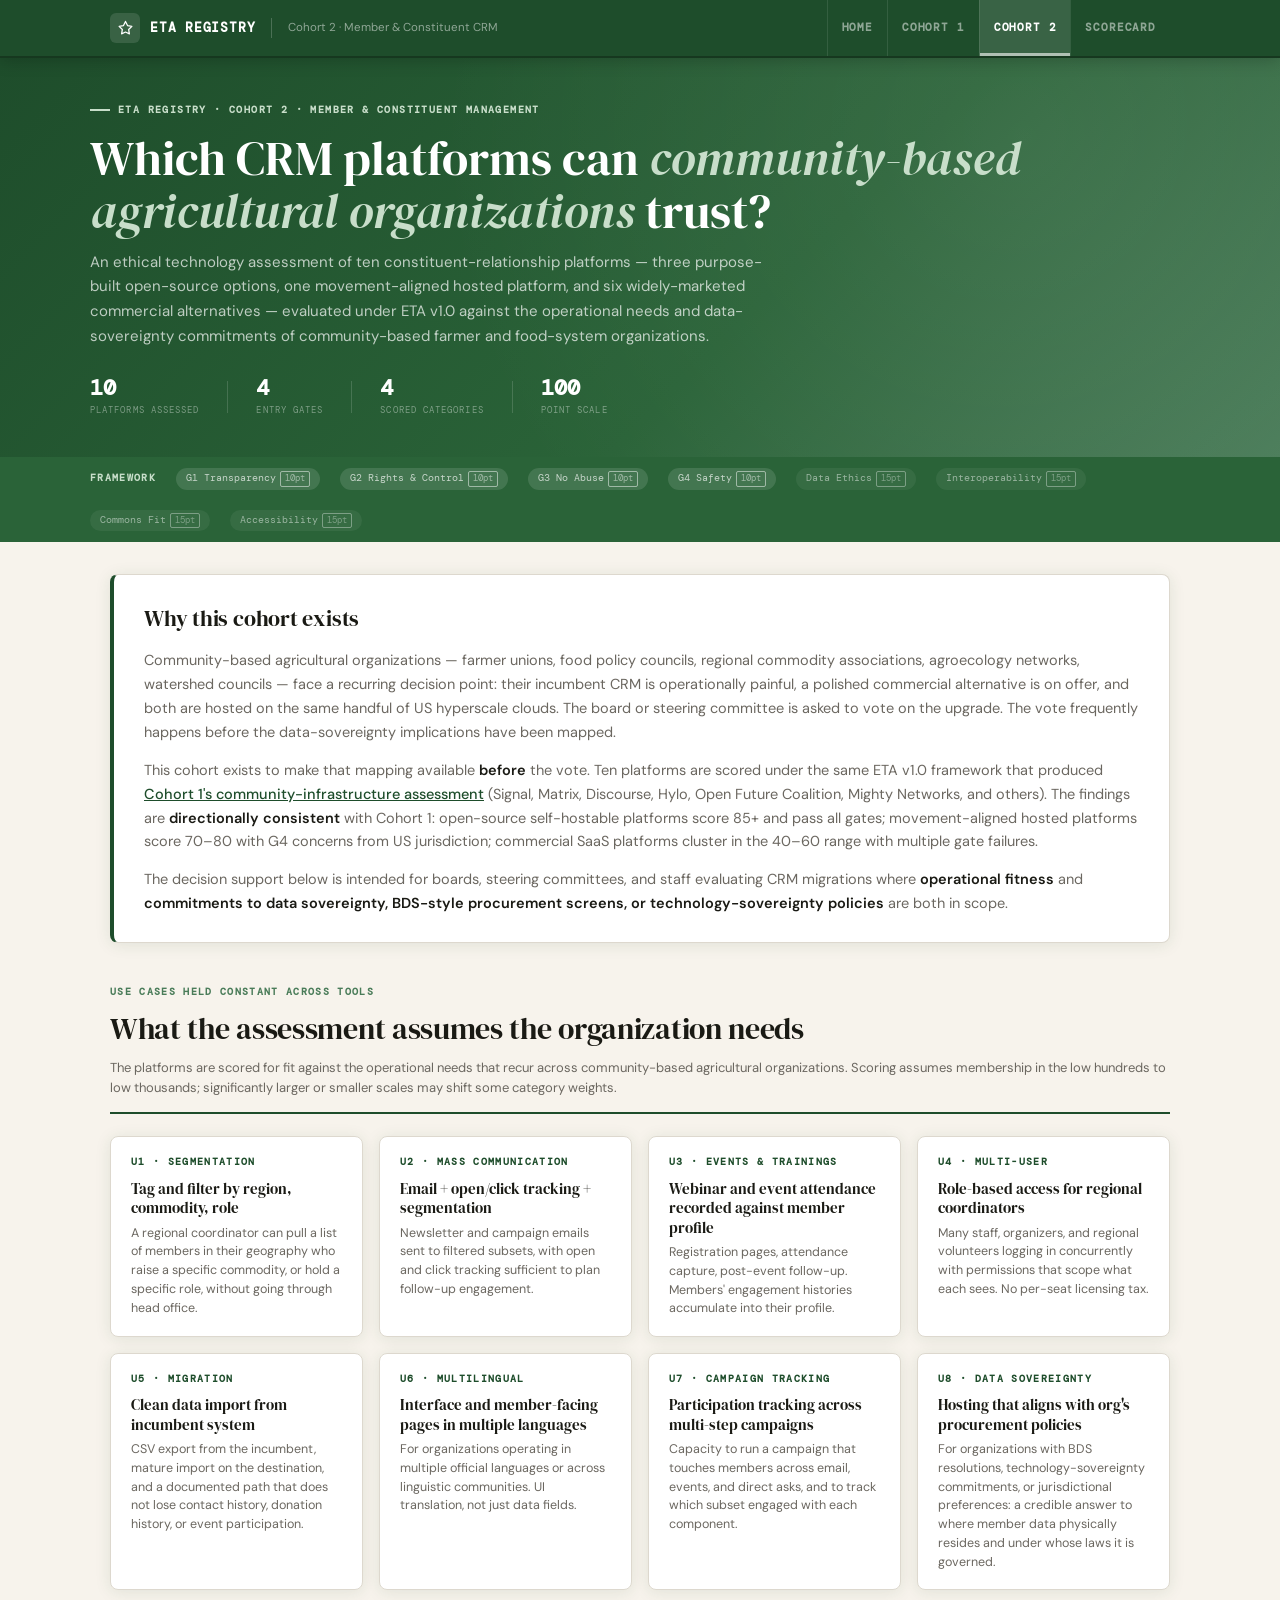
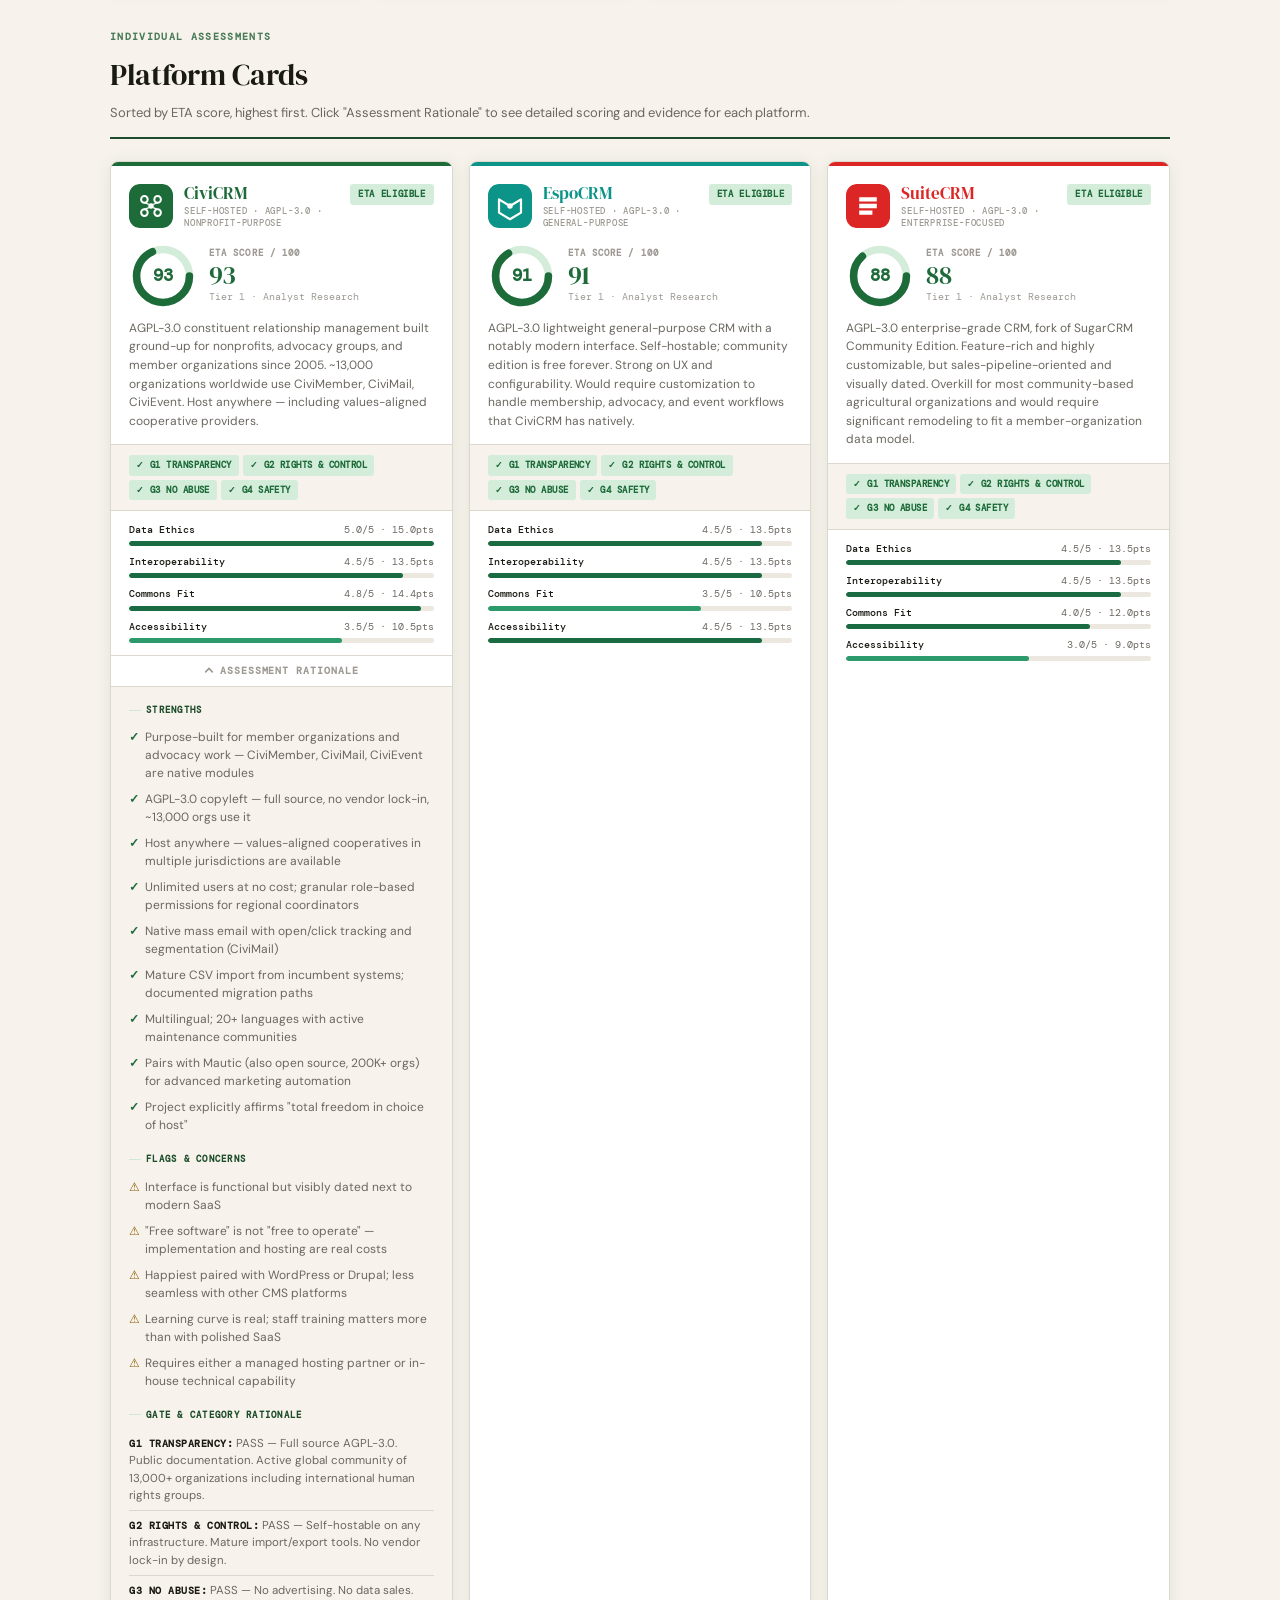
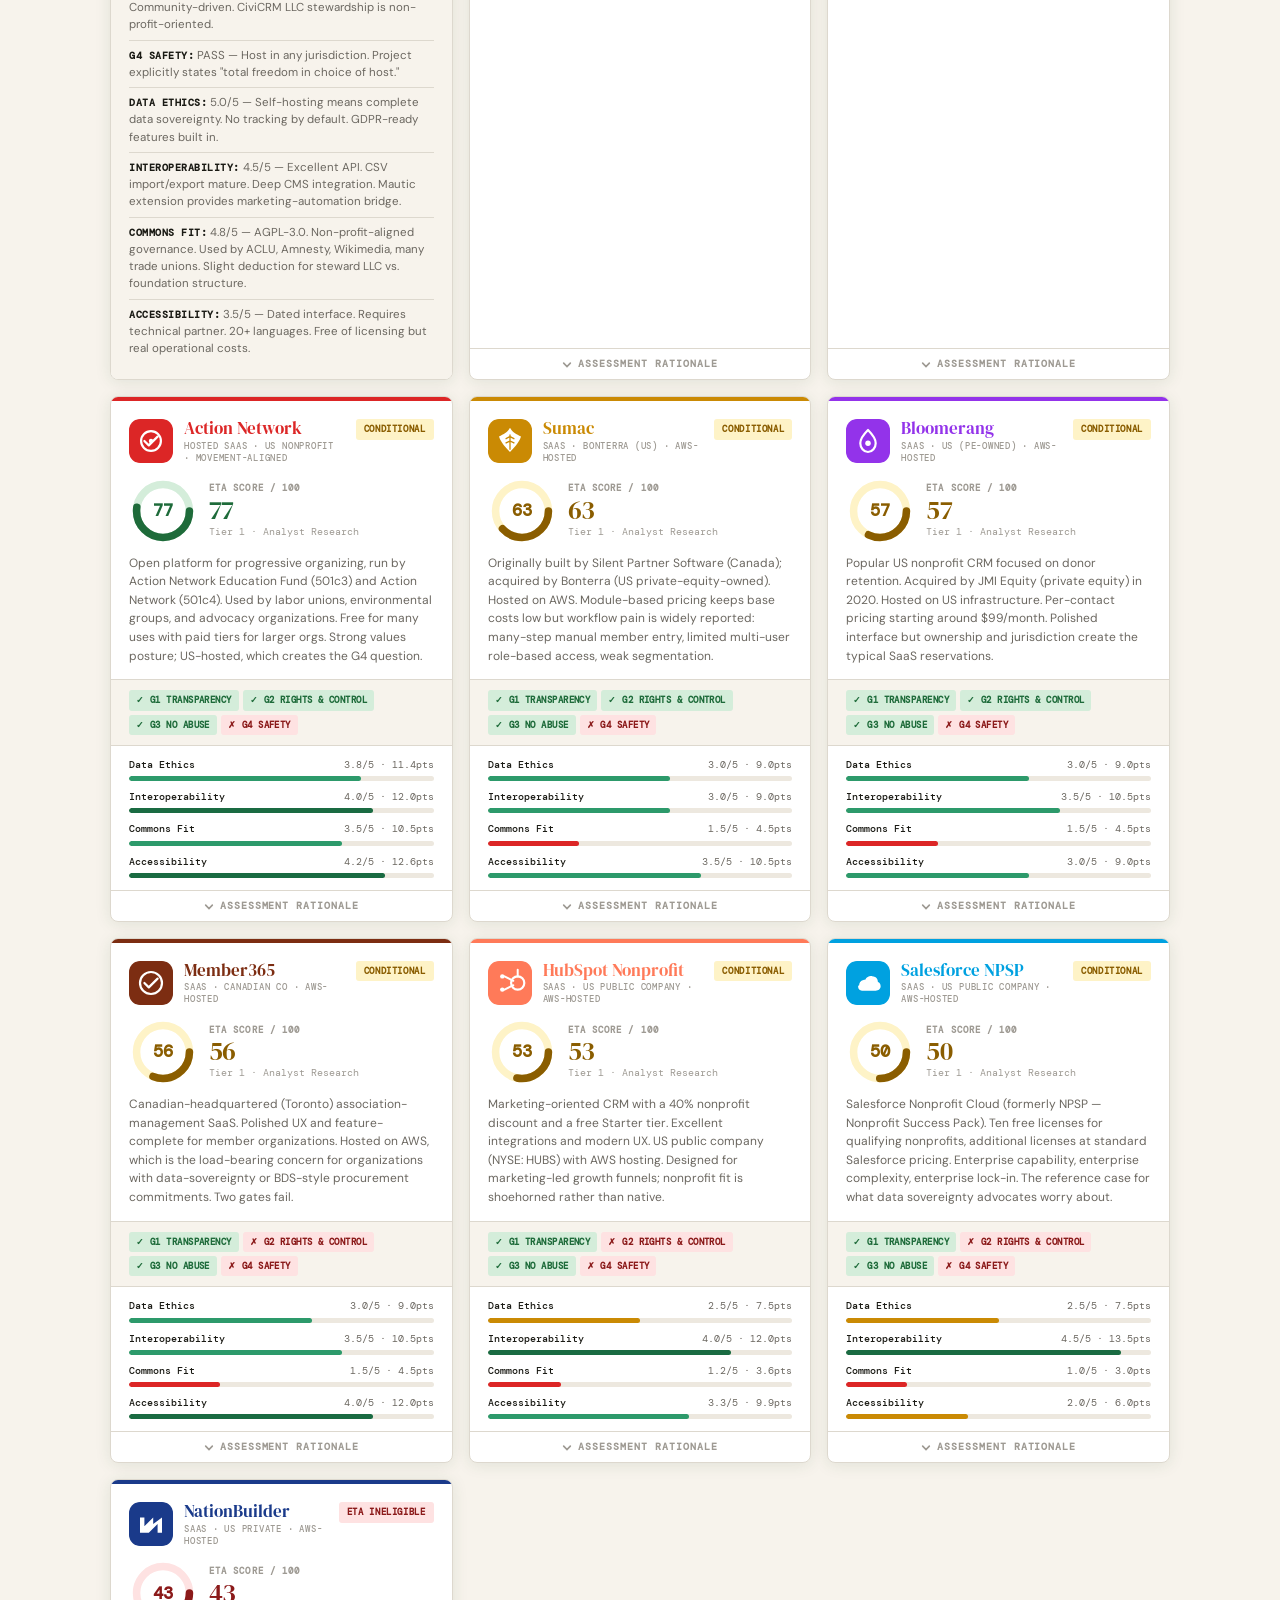
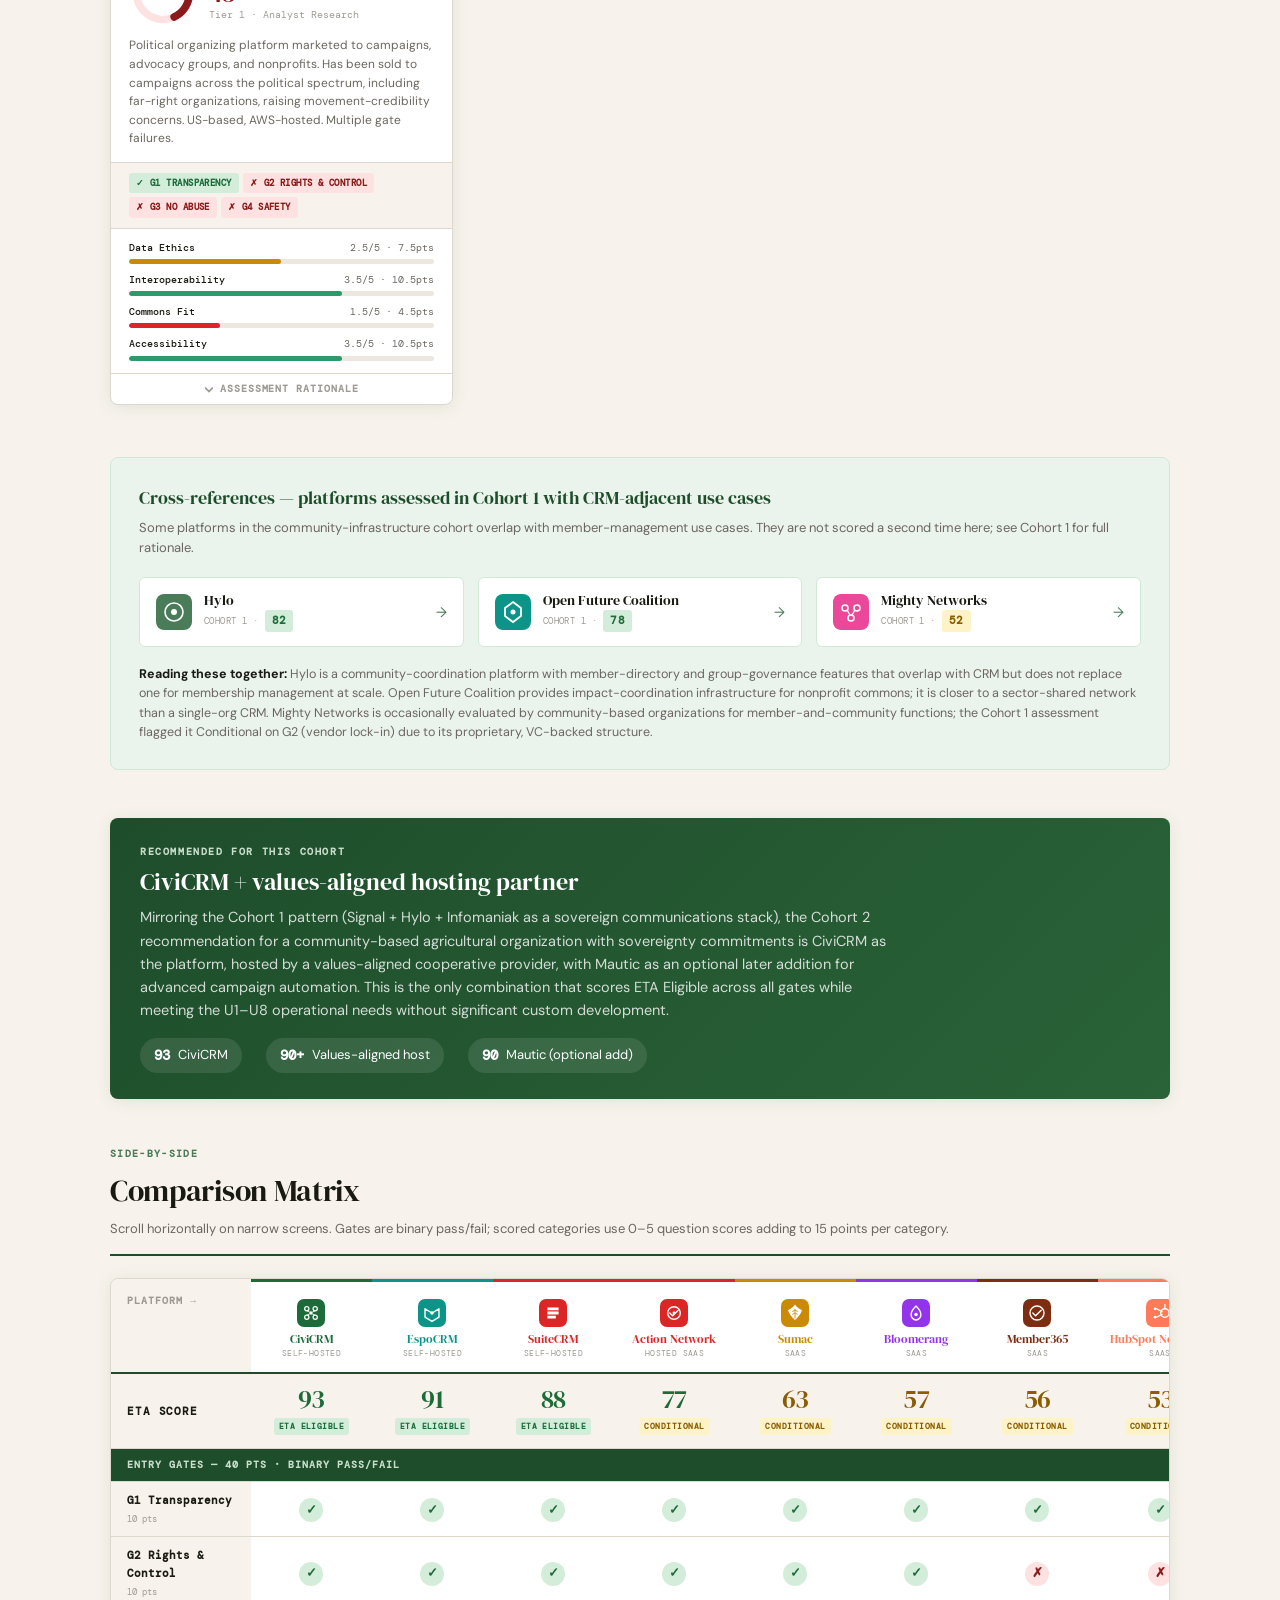
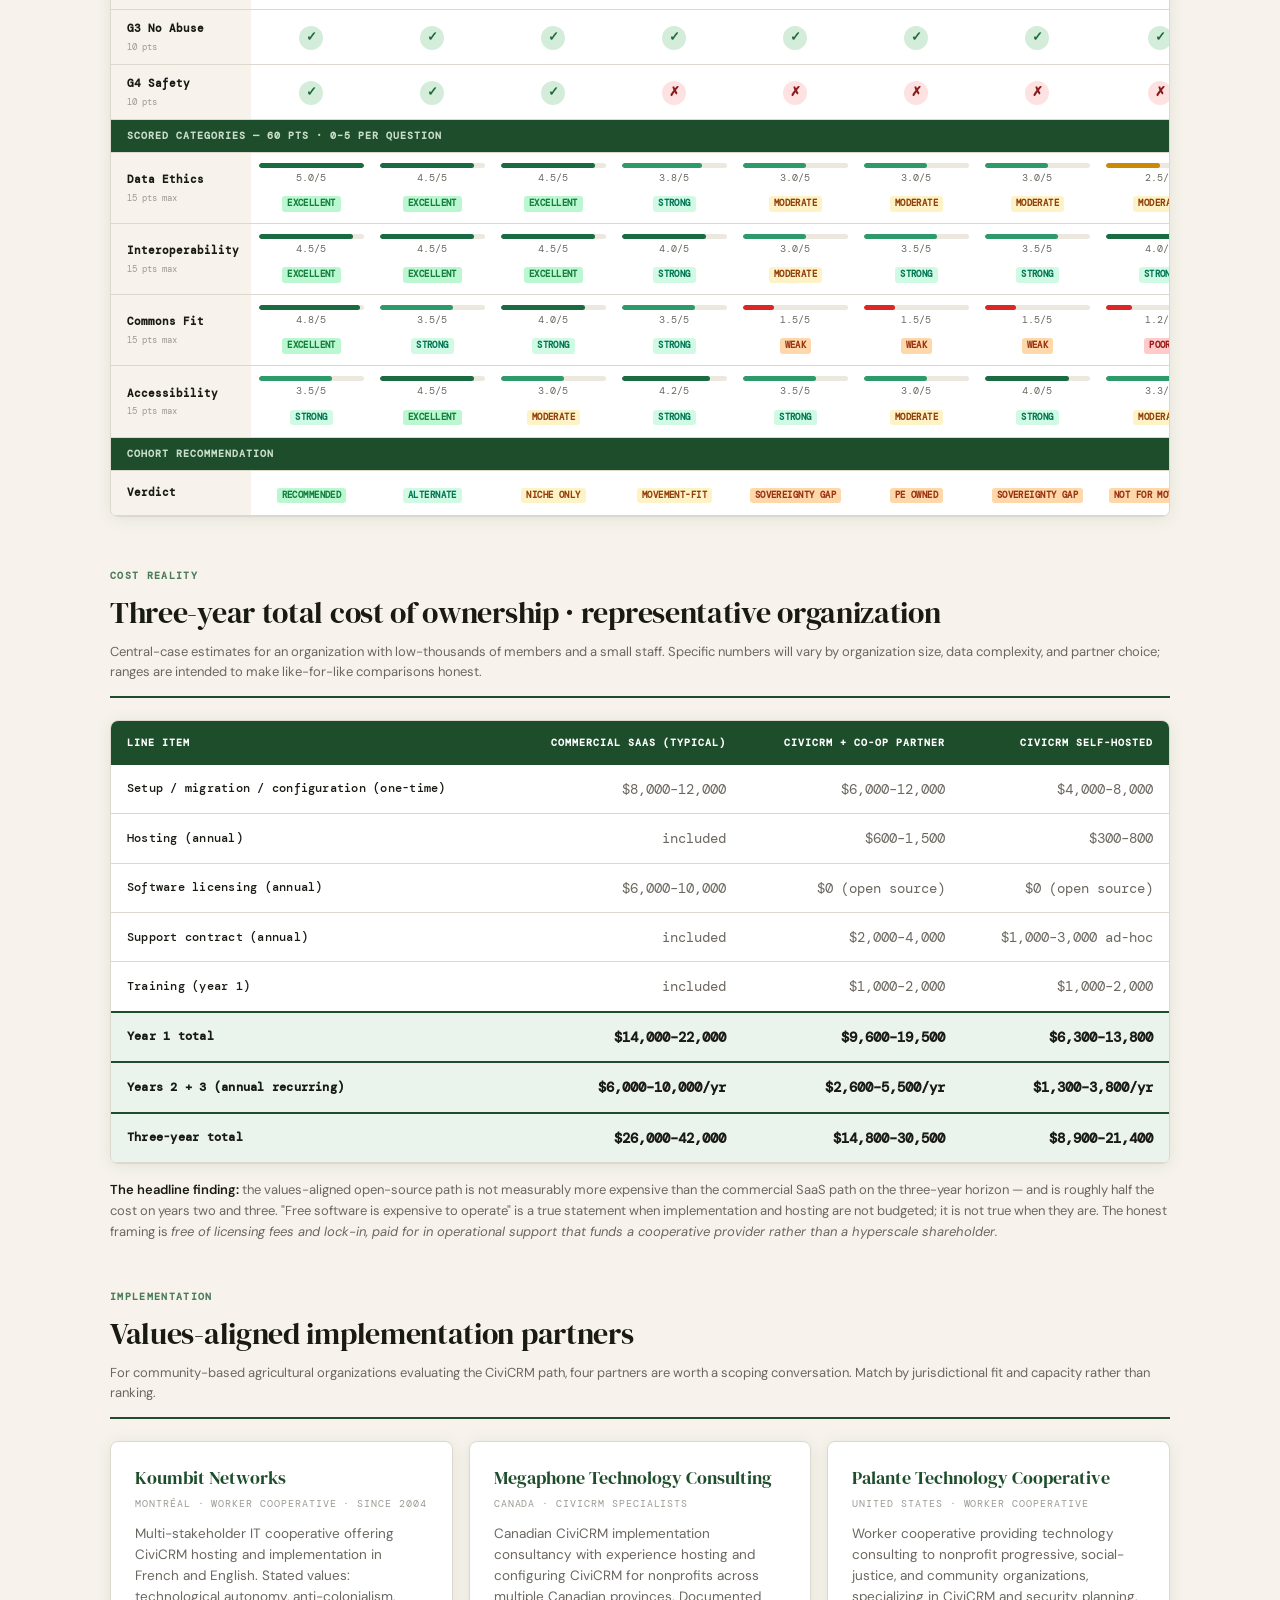
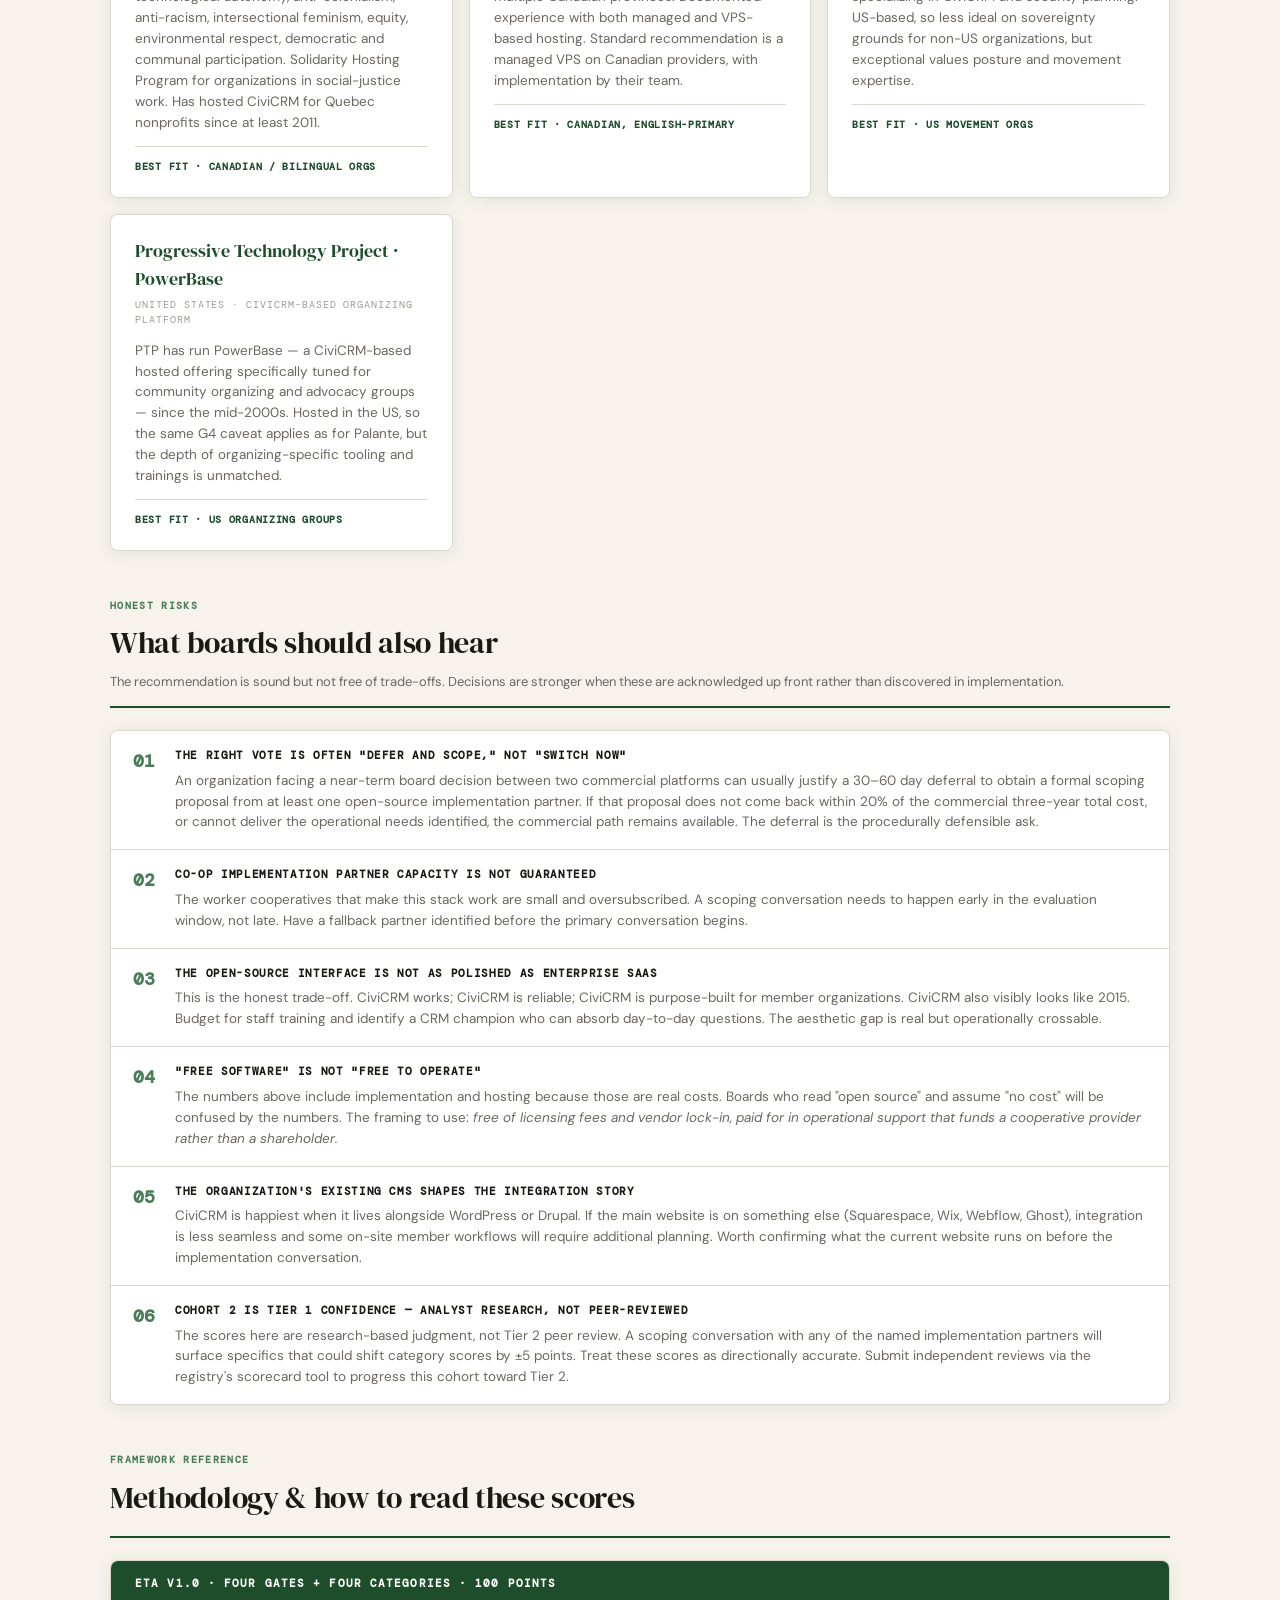
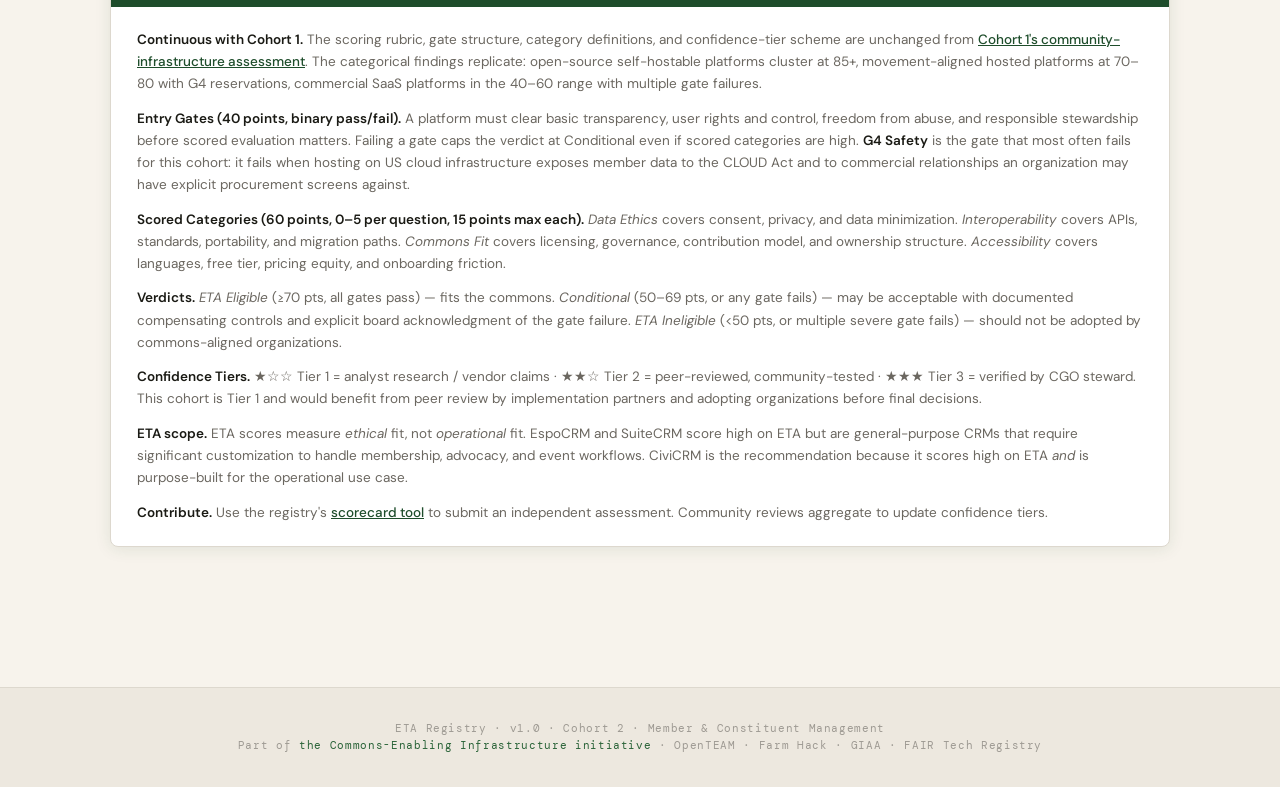
<file: eta-cohort2-crm-comparison.html>
<!DOCTYPE html>
<html lang="en">
<head>
<meta charset="UTF-8">
<meta name="viewport" content="width=device-width, initial-scale=1.0">
<title>ETA Registry — Member &amp; Constituent Management Cohort</title>
<link rel="preconnect" href="https://fonts.googleapis.com">
<link href="https://fonts.googleapis.com/css2?family=DM+Serif+Display:ital@0;1&family=DM+Mono:wght@400;500;600&family=DM+Sans:ital,opsz,wght@0,9..40,300;0,9..40,400;0,9..40,500;0,9..40,600;0,9..40,700;1,9..40,400&display=swap" rel="stylesheet">
<style>
:root{--forest:#1e4d2b;--forest-md:#2a6338;--forest-lt:#4a7c59;--forest-bg:#eaf3ec;--forest-rim:#d0e8d6;--sage:#5a7f5e;--sage-lt:#c8deca;--ink:#1a1a14;--ink-dim:#6b6760;--ink-faint:#9e9a93;--cream:#f7f3ec;--cream-dk:#ede8df;--line:#ddd8ce;--line-dk:#b8b2a6;--good:#1e6b3a;--good-bg:#d4edda;--warn:#8a5d00;--warn-bg:#fef3c7;--bad:#8b1a1a;--bad-bg:#fee2e2;--white:#fff;--r:8px;--shadow:0 2px 16px rgba(30,77,43,.10);--shadow-lg:0 8px 40px rgba(30,77,43,.14)}
*,*::before,*::after{box-sizing:border-box;margin:0;padding:0}
html{scroll-behavior:smooth}
body{font-family:'DM Sans',sans-serif;font-size:15px;line-height:1.6;background:var(--cream);color:var(--ink)}
.topbar{position:sticky;top:0;z-index:100;background:var(--forest);border-bottom:2px solid #16381f;box-shadow:0 2px 16px rgba(0,0,0,.22)}
.topbar-inner{max-width:1100px;margin:0 auto;padding:0 20px;display:flex;align-items:center;justify-content:space-between}
.brand{display:flex;align-items:center;gap:10px;padding:13px 0;text-decoration:none}
.brand-icon{width:30px;height:30px;flex:0 0 30px;background:rgba(255,255,255,.12);border-radius:6px;display:flex;align-items:center;justify-content:center}
.brand-icon svg{width:17px;height:17px;stroke:#fff;fill:none;stroke-width:1.8;stroke-linecap:round;stroke-linejoin:round}
.brand-name{font-family:'DM Mono',monospace;font-size:13px;font-weight:600;letter-spacing:.06em;text-transform:uppercase;color:#fff}
.brand-sep{width:1px;height:20px;background:rgba(255,255,255,.2);margin:0 6px}
.brand-sub{font-size:11.5px;color:rgba(255,255,255,.5)}
.topbar-nav{display:flex}
.topbar-nav a{font-family:'DM Mono',monospace;font-size:10.5px;font-weight:600;letter-spacing:.08em;text-transform:uppercase;color:rgba(255,255,255,.5);text-decoration:none;padding:0 14px;height:56px;display:flex;align-items:center;border-left:1px solid rgba(255,255,255,.1);transition:color .12s,background .12s;position:relative}
.topbar-nav a:hover{color:rgba(255,255,255,.9);background:rgba(255,255,255,.08)}
.topbar-nav a.active{color:#fff;background:rgba(255,255,255,.12)}
.topbar-nav a.active::after{content:'';position:absolute;bottom:0;left:0;right:0;height:3px;background:rgba(255,255,255,.6)}
.hero{background:linear-gradient(135deg,var(--forest) 0%,var(--forest-md) 60%,var(--forest-lt) 100%);padding:44px 20px 40px;overflow:hidden;position:relative}
.hero::before{content:'';position:absolute;inset:0;background-image:radial-gradient(circle at 80% 20%,rgba(255,255,255,.07) 0%,transparent 55%);pointer-events:none}
.hero-inner{max-width:1100px;margin:0 auto;position:relative}
.hero-eyebrow{font-family:'DM Mono',monospace;font-size:10px;font-weight:600;letter-spacing:.14em;text-transform:uppercase;color:var(--sage-lt);margin-bottom:14px;display:flex;align-items:center;gap:8px}
.hero-eyebrow::before{content:'';width:20px;height:2px;background:var(--sage-lt)}
.hero h1{font-family:'DM Serif Display',serif;font-size:clamp(2rem,4vw,3rem);font-weight:400;color:#fff;line-height:1.1;margin-bottom:12px}
.hero h1 em{font-style:italic;color:var(--sage-lt)}
.hero-sub{font-size:15px;color:rgba(255,255,255,.7);max-width:680px;line-height:1.65;margin-bottom:28px}
.hero-stats{display:flex;flex-wrap:wrap;gap:28px}
.hs-n{font-family:'DM Mono',monospace;font-size:22px;font-weight:600;color:#fff;line-height:1;display:block}
.hs-l{font-family:'DM Mono',monospace;font-size:9px;color:rgba(255,255,255,.4);letter-spacing:.12em;text-transform:uppercase;margin-top:4px;display:block}
.hero-div{width:1px;height:32px;background:rgba(255,255,255,.15);align-self:center}
.fw-row{background:var(--forest-md);padding:11px 20px}
.fw-inner{max-width:1100px;margin:0 auto;display:flex;gap:20px;flex-wrap:wrap;align-items:center}
.fw-label{font-family:'DM Mono',monospace;font-size:9.5px;font-weight:600;letter-spacing:.14em;text-transform:uppercase;color:var(--sage-lt)}
.fw-pill{font-family:'DM Mono',monospace;font-size:9.5px;padding:3px 10px;border-radius:12px;display:inline-flex;align-items:center;gap:4px}
.fw-pill.gate{background:rgba(255,255,255,.12);color:rgba(255,255,255,.7)}
.fw-pill.cat{background:rgba(255,255,255,.06);color:rgba(255,255,255,.5)}
.fw-pts{font-size:8.5px;opacity:.7;border:1px solid currentColor;border-radius:2px;padding:0 4px}
.page-outer{max-width:1100px;margin:0 auto;padding:32px 20px 80px}
.sec-head{margin-bottom:22px;padding-bottom:14px;border-bottom:2px solid var(--forest)}
.sec-ey{font-family:'DM Mono',monospace;font-size:9.5px;font-weight:600;letter-spacing:.14em;text-transform:uppercase;color:var(--forest-lt);margin-bottom:5px}
.sec-title{font-family:'DM Serif Display',serif;font-size:clamp(1.3rem,2.4vw,1.9rem);font-weight:400;color:var(--ink);letter-spacing:-.01em}
.sec-sub{font-size:13px;color:var(--ink-dim);margin-top:4px;line-height:1.55}

/* Context panel */
.context-panel{background:var(--white);border:1.5px solid var(--line);border-left:4px solid var(--forest);border-radius:var(--r);padding:26px 30px;margin-bottom:42px;box-shadow:var(--shadow)}
.context-panel h2{font-family:'DM Serif Display',serif;font-size:1.4rem;font-weight:400;color:var(--ink);margin-bottom:12px;letter-spacing:-.01em}
.context-panel p{font-size:14.5px;color:var(--ink-dim);line-height:1.65;margin-bottom:14px}
.context-panel p:last-child{margin-bottom:0}
.context-panel strong{color:var(--ink);font-weight:600}

/* Use case grid */
.usecase-grid{display:grid;grid-template-columns:repeat(auto-fit,minmax(220px,1fr));gap:16px;margin-top:22px;margin-bottom:40px}
.usecase-card{background:var(--white);border:1.5px solid var(--line);border-radius:var(--r);padding:18px 20px;box-shadow:var(--shadow)}
.usecase-card .uc-label{font-family:'DM Mono',monospace;font-size:9.5px;text-transform:uppercase;letter-spacing:.14em;font-weight:600;color:var(--forest);margin-bottom:8px}
.usecase-card h4{font-family:'DM Serif Display',serif;font-size:15px;font-weight:400;margin-bottom:6px;color:var(--ink);line-height:1.3}
.usecase-card p{font-size:12.5px;color:var(--ink-dim);line-height:1.5;margin:0}

/* Card grid */
.card-grid{display:grid;grid-template-columns:repeat(auto-fill,minmax(330px,1fr));gap:16px;margin-bottom:52px}
@media(max-width:700px){.card-grid{grid-template-columns:1fr}}
.tool-card{background:var(--white);border:1.5px solid var(--line);border-radius:var(--r);overflow:hidden;box-shadow:var(--shadow);display:flex;flex-direction:column;transition:box-shadow .2s,transform .2s}
.tool-card:hover{box-shadow:var(--shadow-lg);transform:translateY(-1px)}
.tc-stripe{height:4px}
.tc-head{padding:18px 18px 14px;border-bottom:1px solid var(--line)}
.tc-top{display:flex;align-items:flex-start;gap:11px;margin-bottom:12px}
.tc-logo{width:44px;height:44px;flex:0 0 44px;border-radius:9px;overflow:hidden;display:flex;align-items:center;justify-content:center}
.tc-logo svg{width:44px;height:44px}
.tc-info{flex:1;min-width:0}
.tc-name{font-family:'DM Serif Display',serif;font-size:17px;font-weight:400;line-height:1.15;margin-bottom:2px}
.tc-type{font-family:'DM Mono',monospace;font-size:8.5px;font-weight:500;letter-spacing:.09em;text-transform:uppercase;color:var(--ink-faint);margin-top:2px;line-height:1.4}
.tc-verdict{font-family:'DM Mono',monospace;font-size:9px;font-weight:600;letter-spacing:.07em;text-transform:uppercase;padding:3px 8px;border-radius:3px;flex:0 0 auto;align-self:flex-start;white-space:nowrap}
.v-eligible{background:var(--good-bg);color:var(--good)}
.v-conditional{background:var(--warn-bg);color:var(--warn)}
.v-ineligible{background:var(--bad-bg);color:var(--bad)}
.tc-score-row{display:flex;align-items:center;gap:12px}
.tc-donut{position:relative;width:68px;height:68px;flex:0 0 68px}
.tc-donut svg{width:100%;height:100%}
.tc-donut-num{position:absolute;inset:0;display:flex;align-items:center;justify-content:center;font-family:'DM Mono',monospace;font-size:17px;font-weight:600}
.tc-score-lbl{font-family:'DM Mono',monospace;font-size:9px;font-weight:600;letter-spacing:.12em;text-transform:uppercase;color:var(--ink-faint);margin-bottom:1px}
.tc-score-big{font-family:'DM Serif Display',serif;font-size:26px;line-height:1;letter-spacing:-.02em}
.tc-tier{font-family:'DM Mono',monospace;font-size:9.5px;color:var(--ink-faint);margin-top:2px}
.tc-desc{font-size:12px;color:var(--ink-dim);line-height:1.55;margin-top:9px}
.tc-gates{display:flex;flex-wrap:wrap;gap:4px;padding:10px 18px;border-bottom:1px solid var(--line);background:var(--cream)}
.tc-gate{display:inline-flex;align-items:center;gap:4px;padding:3px 7px;border-radius:3px;font-family:'DM Mono',monospace;font-size:9px;font-weight:600;letter-spacing:.05em;text-transform:uppercase}
.gate-pass{background:var(--good-bg);color:var(--good)}
.gate-fail{background:var(--bad-bg);color:var(--bad)}
.tc-cats{padding:12px 18px;flex:1}
.tc-cat{margin-bottom:9px}.tc-cat:last-child{margin:0}
.tcc-top{display:flex;align-items:center;justify-content:space-between;margin-bottom:3px}
.tcc-name{font-family:'DM Mono',monospace;font-size:9.5px;font-weight:500;color:var(--ink)}
.tcc-val{font-family:'DM Mono',monospace;font-size:9.5px;color:var(--ink-dim)}
.tcc-track{height:5px;background:var(--cream-dk);border-radius:5px;overflow:hidden}
.tcc-fill{height:100%;border-radius:5px}
.tc-expand-btn{width:100%;padding:9px 18px;border:none;background:transparent;border-top:1px solid var(--line);font-family:'DM Mono',monospace;font-size:9.5px;font-weight:600;letter-spacing:.1em;text-transform:uppercase;color:var(--ink-faint);cursor:pointer;display:flex;align-items:center;justify-content:center;gap:6px;transition:background .15s,color .15s}
.tc-expand-btn:hover{background:var(--cream);color:var(--forest)}
.tc-expand-btn svg{width:10px;height:10px;stroke:currentColor;fill:none;stroke-linecap:round;transition:transform .2s}
.tool-card.open .tc-expand-btn svg{transform:rotate(180deg)}
.tc-detail{display:none;padding:16px 18px;border-top:1px solid var(--line);background:var(--cream)}
.tool-card.open .tc-detail{display:block}
.td-sec{margin-bottom:14px}.td-sec:last-child{margin:0}
.td-label{font-family:'DM Mono',monospace;font-size:9px;font-weight:600;letter-spacing:.14em;text-transform:uppercase;color:var(--forest);margin-bottom:7px;display:flex;align-items:center;gap:5px}
.td-label::before{content:'';width:12px;height:1px;background:var(--forest-rim)}
.str-i,.flag-i{display:block;font-size:12px;color:var(--ink-dim);padding:4px 0 4px 16px;position:relative;line-height:1.5}
.str-i::before{content:'✓';position:absolute;left:0;color:var(--good);font-weight:600}
.flag-i::before{content:'⚠';position:absolute;left:0;color:var(--warn)}
.rat-item{font-size:11.5px;color:var(--ink-dim);padding:6px 0;border-bottom:1px solid var(--line);line-height:1.5}
.rat-item:last-child{border:none}
.rat-item strong{font-family:'DM Mono',monospace;font-size:10px;font-weight:600;color:var(--ink);text-transform:uppercase;letter-spacing:.05em}

/* Comparison table */
.compare-wrap{background:var(--white);border:1.5px solid var(--line);border-radius:var(--r);overflow-x:auto;box-shadow:var(--shadow);margin-bottom:52px}
.compare-table{width:100%;border-collapse:collapse;min-width:1400px}
.cth-row td{padding:14px 8px;border-bottom:2px solid var(--forest);vertical-align:top}
.cth-first{font-family:'DM Mono',monospace;font-size:10px;font-weight:600;letter-spacing:.1em;text-transform:uppercase;color:var(--ink-faint);background:var(--cream);width:140px;padding-left:16px !important}
.cth-tool{text-align:center;background:var(--white);position:relative;min-width:115px;padding:14px 6px !important}
.cth-stripe{height:3px;position:absolute;top:0;left:0;right:0}
.cth-logo{display:flex;justify-content:center;padding-top:6px}
.cth-logo svg{width:28px;height:28px}
.cth-name{font-family:'DM Serif Display',serif;font-size:12px;font-weight:400;margin-top:5px;line-height:1.2}
.cth-type{font-family:'DM Mono',monospace;font-size:8px;color:var(--ink-faint);margin-top:2px;letter-spacing:.05em;text-transform:uppercase;line-height:1.3}
.ct-body td{padding:10px 8px;border-bottom:1px solid var(--line);vertical-align:middle}
.score-row td{padding:12px 6px;background:var(--cream)}
.score-cell-first{font-family:'DM Mono',monospace;font-size:11px;font-weight:600;letter-spacing:.08em;text-transform:uppercase;color:var(--ink);padding-left:16px !important}
.score-cell{text-align:center}
.score-num{font-family:'DM Serif Display',serif;font-size:26px;line-height:1;letter-spacing:-.02em}
.score-vp{font-family:'DM Mono',monospace;font-size:8px;font-weight:600;letter-spacing:.06em;text-transform:uppercase;padding:2px 5px;border-radius:3px;display:inline-block;margin-top:5px}
.sec-sep td{background:var(--forest);color:var(--sage-lt);font-family:'DM Mono',monospace;font-size:10px;font-weight:600;letter-spacing:.1em;text-transform:uppercase;padding:8px 16px}
.row-lc{background:var(--cream);padding-left:16px !important}
.rl-n{font-family:'DM Mono',monospace;font-size:11px;font-weight:600;color:var(--ink)}
.rl-s{font-family:'DM Mono',monospace;font-size:9px;color:var(--ink-faint);margin-top:2px}
.gate-cell{text-align:center}
.gm{display:inline-flex;align-items:center;justify-content:center;width:24px;height:24px;border-radius:50%;font-weight:700;font-size:13px}
.gm-pass{background:var(--good-bg);color:var(--good)}
.gm-fail{background:var(--bad-bg);color:var(--bad)}
.bar-cell{padding:10px 8px}
.bc-track{height:5px;background:var(--cream-dk);border-radius:5px;overflow:hidden;margin-bottom:3px}
.bc-fill{height:100%;border-radius:5px}
.bc-val{font-family:'DM Mono',monospace;font-size:9.5px;color:var(--ink-dim);text-align:center;margin-bottom:3px}
.rp{display:inline-block;font-family:'DM Mono',monospace;font-size:8.5px;font-weight:600;letter-spacing:.05em;text-transform:uppercase;padding:1px 5px;border-radius:3px}
.rp-5{background:#bbf7d0;color:#15803d}
.rp-4{background:#d1fae5;color:#047857}
.rp-3{background:#fef3c7;color:#92400e}
.rp-2{background:#fed7aa;color:#9a3412}
.rp-1{background:#fecaca;color:#991b1b}
.rec-cell{text-align:center}

/* Cost table */
.cost-section{margin-bottom:48px}
.cost-table-wrap{background:var(--white);border:1.5px solid var(--line);border-radius:var(--r);overflow:hidden;box-shadow:var(--shadow)}
.cost-table{width:100%;border-collapse:collapse}
.cost-table th{background:var(--forest);color:#fff;font-family:'DM Mono',monospace;font-size:10px;font-weight:600;letter-spacing:.1em;text-transform:uppercase;padding:14px 16px;text-align:left}
.cost-table th:not(:first-child){text-align:right}
.cost-table td{padding:13px 16px;border-bottom:1px solid var(--line);font-size:14px;color:var(--ink-dim)}
.cost-table td:not(:first-child){text-align:right;font-family:'DM Mono',monospace;font-variant-numeric:tabular-nums}
.cost-table td:first-child{font-family:'DM Mono',monospace;font-size:12px;color:var(--ink);font-weight:500;letter-spacing:.02em}
.cost-table tr.totals td{background:var(--forest-bg);border-top:2px solid var(--forest);font-weight:600;color:var(--ink)}

/* Partner cards */
.partner-grid{display:grid;grid-template-columns:repeat(auto-fit,minmax(260px,1fr));gap:16px;margin-bottom:48px}
.partner-card{background:var(--white);border:1.5px solid var(--line);border-radius:var(--r);padding:22px 24px;box-shadow:var(--shadow)}
.partner-card h4{font-family:'DM Serif Display',serif;font-size:18px;font-weight:400;margin-bottom:4px;color:var(--forest)}
.partner-card .pm{font-family:'DM Mono',monospace;font-size:9.5px;letter-spacing:.1em;text-transform:uppercase;color:var(--ink-faint);margin-bottom:12px}
.partner-card p{font-size:13.5px;color:var(--ink-dim);line-height:1.55;margin:0 0 10px}
.partner-card .pf{margin-top:12px;padding-top:12px;border-top:1px solid var(--line);font-family:'DM Mono',monospace;font-size:10px;letter-spacing:.07em;text-transform:uppercase;color:var(--forest);font-weight:600}

/* Cross-reference cards (link back to Cohort 1) */
.xref-section{background:var(--forest-bg);border:1.5px solid var(--forest-rim);border-radius:var(--r);padding:26px 28px;margin-bottom:48px}
.xref-section h3{font-family:'DM Serif Display',serif;font-size:18px;font-weight:400;color:var(--forest);margin-bottom:6px}
.xref-section .xref-sub{font-size:13px;color:var(--ink-dim);margin-bottom:18px;line-height:1.55}
.xref-grid{display:grid;grid-template-columns:repeat(auto-fit,minmax(240px,1fr));gap:14px}
.xref-card{background:var(--white);border:1px solid var(--forest-rim);border-radius:6px;padding:14px 16px;display:flex;align-items:center;gap:12px;text-decoration:none;color:inherit;transition:transform .15s,box-shadow .15s}
.xref-card:hover{transform:translateY(-1px);box-shadow:0 4px 16px rgba(30,77,43,.12)}
.xref-card .xr-logo{width:36px;height:36px;flex:0 0 36px;border-radius:6px;overflow:hidden;display:flex;align-items:center;justify-content:center}
.xref-card .xr-logo svg{width:36px;height:36px}
.xref-card .xr-body{flex:1;min-width:0}
.xref-card .xr-name{font-family:'DM Serif Display',serif;font-size:14px;font-weight:400;line-height:1.2}
.xref-card .xr-meta{font-family:'DM Mono',monospace;font-size:9px;color:var(--ink-faint);letter-spacing:.05em;text-transform:uppercase;margin-top:2px;display:flex;align-items:center;gap:6px}
.xref-card .xr-score{font-family:'DM Mono',monospace;font-size:11px;font-weight:600;padding:2px 7px;border-radius:3px}
.xref-card .xr-arrow{color:var(--forest-lt);font-size:14px}

/* Methodology */
.methodology{background:var(--white);border:1.5px solid var(--line);border-radius:var(--r);overflow:hidden;box-shadow:var(--shadow)}
.meth-head{background:var(--forest);color:#fff;padding:14px 24px;font-family:'DM Mono',monospace;font-size:11px;font-weight:600;letter-spacing:.1em;text-transform:uppercase}
.meth-body{padding:22px 26px}
.meth-body p{font-size:13.5px;color:var(--ink-dim);line-height:1.65;margin-bottom:12px}
.meth-body p:last-child{margin-bottom:0}
.meth-body strong{color:var(--ink);font-weight:600}

/* Risks list */
.risks{counter-reset:risk;padding:0;list-style:none;margin:18px 0 0;background:var(--white);border:1.5px solid var(--line);border-radius:var(--r);overflow:hidden;box-shadow:var(--shadow)}
.risks li{counter-increment:risk;padding:16px 22px 16px 64px;position:relative;border-bottom:1px solid var(--line)}
.risks li:last-child{border:none}
.risks li::before{content:counter(risk,decimal-leading-zero);position:absolute;left:22px;top:16px;font-family:'DM Mono',monospace;font-size:18px;color:var(--forest-lt);font-weight:600}
.risks li strong{font-family:'DM Mono',monospace;font-weight:600;color:var(--ink);text-transform:uppercase;letter-spacing:.06em;font-size:11px;display:block;margin-bottom:6px}
.risks li p{margin:0;color:var(--ink-dim);font-size:13.5px;line-height:1.55}

.footer{padding:32px 20px;text-align:center;color:var(--ink-faint);font-family:'DM Mono',monospace;font-size:11px;letter-spacing:.06em;border-top:1px solid var(--line);background:var(--cream-dk);margin-top:60px}
.footer a{color:var(--forest-md);text-decoration:none}
.footer a:hover{text-decoration:underline}

/* Recommended stack callout */
.stack-callout{background:linear-gradient(135deg,var(--forest) 0%,var(--forest-md) 100%);color:#fff;padding:26px 30px;border-radius:var(--r);margin-top:32px;margin-bottom:48px;box-shadow:var(--shadow)}
.stack-callout .stack-label{font-family:'DM Mono',monospace;font-size:10px;font-weight:600;letter-spacing:.16em;text-transform:uppercase;color:var(--sage-lt);margin-bottom:8px}
.stack-callout h3{font-family:'DM Serif Display',serif;font-size:1.5rem;font-weight:400;margin-bottom:10px;color:#fff;line-height:1.2}
.stack-callout p{font-size:14.5px;color:rgba(255,255,255,.8);line-height:1.6;margin-bottom:16px;max-width:760px}
.stack-row{display:flex;flex-wrap:wrap;gap:24px;margin-top:14px}
.stack-pill{display:flex;align-items:center;gap:8px;background:rgba(255,255,255,.1);padding:6px 14px;border-radius:20px}
.stack-pill .sp-num{font-family:'DM Mono',monospace;font-size:14px;font-weight:600}
.stack-pill .sp-name{font-size:13px}
</style>
</head>
<body>

<!-- Topbar -->
<div class="topbar">
  <div class="topbar-inner">
    <a href="https://dornawcox.github.io/TechassesmentV1/index.html" class="brand">
      <span class="brand-icon">
        <svg viewBox="0 0 24 24"><path d="M12 2l3 6 6 1-4.5 4.5 1 6L12 17l-5.5 2.5 1-6L3 9l6-1z"/></svg>
      </span>
      <span class="brand-name">ETA Registry</span>
      <span class="brand-sep"></span>
      <span class="brand-sub">Cohort 2 · Member &amp; Constituent CRM</span>
    </a>
    <nav class="topbar-nav">
      <a href="https://dornawcox.github.io/TechassesmentV1/index.html">Home</a>
      <a href="https://dornawcox.github.io/TechassesmentV1/eta-comparison.html">Cohort 1</a>
      <a href="#" class="active">Cohort 2</a>
      <a href="https://dornawcox.github.io/TechassesmentV1/eta-scorecard.html">Scorecard</a>
    </nav>
  </div>
</div>

<!-- Hero -->
<div class="hero">
  <div class="hero-inner">
    <div class="hero-eyebrow">ETA Registry · Cohort 2 · Member &amp; Constituent Management</div>
    <h1>Which CRM platforms can <em>community-based agricultural organizations</em> trust?</h1>
    <p class="hero-sub">An ethical technology assessment of ten constituent-relationship platforms — three purpose-built open-source options, one movement-aligned hosted platform, and six widely-marketed commercial alternatives — evaluated under ETA v1.0 against the operational needs and data-sovereignty commitments of community-based farmer and food-system organizations.</p>
    <div class="hero-stats">
      <div><span class="hs-n">10</span><span class="hs-l">platforms assessed</span></div>
      <div class="hero-div"></div>
      <div><span class="hs-n">4</span><span class="hs-l">entry gates</span></div>
      <div class="hero-div"></div>
      <div><span class="hs-n">4</span><span class="hs-l">scored categories</span></div>
      <div class="hero-div"></div>
      <div><span class="hs-n">100</span><span class="hs-l">point scale</span></div>
    </div>
  </div>
</div>

<!-- Framework key -->
<div class="fw-row">
  <div class="fw-inner">
    <span class="fw-label">Framework</span>
    <span class="fw-pill gate">G1 Transparency <span class="fw-pts">10pt</span></span>
    <span class="fw-pill gate">G2 Rights &amp; Control <span class="fw-pts">10pt</span></span>
    <span class="fw-pill gate">G3 No Abuse <span class="fw-pts">10pt</span></span>
    <span class="fw-pill gate">G4 Safety <span class="fw-pts">10pt</span></span>
    <span class="fw-pill cat">Data Ethics <span class="fw-pts">15pt</span></span>
    <span class="fw-pill cat">Interoperability <span class="fw-pts">15pt</span></span>
    <span class="fw-pill cat">Commons Fit <span class="fw-pts">15pt</span></span>
    <span class="fw-pill cat">Accessibility <span class="fw-pts">15pt</span></span>
  </div>
</div>

<div class="page-outer">

  <!-- Context -->
  <div class="context-panel">
    <h2>Why this cohort exists</h2>
    <p>Community-based agricultural organizations — farmer unions, food policy councils, regional commodity associations, agroecology networks, watershed councils — face a recurring decision point: their incumbent CRM is operationally painful, a polished commercial alternative is on offer, and both are hosted on the same handful of US hyperscale clouds. The board or steering committee is asked to vote on the upgrade. The vote frequently happens before the data-sovereignty implications have been mapped.</p>
    <p>This cohort exists to make that mapping available <strong>before</strong> the vote. Ten platforms are scored under the same ETA v1.0 framework that produced <a href="https://dornawcox.github.io/TechassesmentV1/eta-comparison.html" style="color:var(--forest);font-weight:500">Cohort 1's community-infrastructure assessment</a> (Signal, Matrix, Discourse, Hylo, Open Future Coalition, Mighty Networks, and others). The findings are <strong>directionally consistent</strong> with Cohort 1: open-source self-hostable platforms score 85+ and pass all gates; movement-aligned hosted platforms score 70–80 with G4 concerns from US jurisdiction; commercial SaaS platforms cluster in the 40–60 range with multiple gate failures.</p>
    <p>The decision support below is intended for boards, steering committees, and staff evaluating CRM migrations where <strong>operational fitness</strong> and <strong>commitments to data sovereignty, BDS-style procurement screens, or technology-sovereignty policies</strong> are both in scope.</p>
  </div>

  <!-- Use cases (general) -->
  <div class="sec-head">
    <div class="sec-ey">Use Cases Held Constant Across Tools</div>
    <div class="sec-title">What the assessment assumes the organization needs</div>
    <p class="sec-sub">The platforms are scored for fit against the operational needs that recur across community-based agricultural organizations. Scoring assumes membership in the low hundreds to low thousands; significantly larger or smaller scales may shift some category weights.</p>
  </div>

  <div class="usecase-grid">
    <div class="usecase-card">
      <div class="uc-label">U1 · Segmentation</div>
      <h4>Tag and filter by region, commodity, role</h4>
      <p>A regional coordinator can pull a list of members in their geography who raise a specific commodity, or hold a specific role, without going through head office.</p>
    </div>
    <div class="usecase-card">
      <div class="uc-label">U2 · Mass communication</div>
      <h4>Email + open/click tracking + segmentation</h4>
      <p>Newsletter and campaign emails sent to filtered subsets, with open and click tracking sufficient to plan follow-up engagement.</p>
    </div>
    <div class="usecase-card">
      <div class="uc-label">U3 · Events &amp; trainings</div>
      <h4>Webinar and event attendance recorded against member profile</h4>
      <p>Registration pages, attendance capture, post-event follow-up. Members' engagement histories accumulate into their profile.</p>
    </div>
    <div class="usecase-card">
      <div class="uc-label">U4 · Multi-user</div>
      <h4>Role-based access for regional coordinators</h4>
      <p>Many staff, organizers, and regional volunteers logging in concurrently with permissions that scope what each sees. No per-seat licensing tax.</p>
    </div>
    <div class="usecase-card">
      <div class="uc-label">U5 · Migration</div>
      <h4>Clean data import from incumbent system</h4>
      <p>CSV export from the incumbent, mature import on the destination, and a documented path that does not lose contact history, donation history, or event participation.</p>
    </div>
    <div class="usecase-card">
      <div class="uc-label">U6 · Multilingual</div>
      <h4>Interface and member-facing pages in multiple languages</h4>
      <p>For organizations operating in multiple official languages or across linguistic communities. UI translation, not just data fields.</p>
    </div>
    <div class="usecase-card">
      <div class="uc-label">U7 · Campaign tracking</div>
      <h4>Participation tracking across multi-step campaigns</h4>
      <p>Capacity to run a campaign that touches members across email, events, and direct asks, and to track which subset engaged with each component.</p>
    </div>
    <div class="usecase-card">
      <div class="uc-label">U8 · Data sovereignty</div>
      <h4>Hosting that aligns with org's procurement policies</h4>
      <p>For organizations with BDS resolutions, technology-sovereignty commitments, or jurisdictional preferences: a credible answer to where member data physically resides and under whose laws it is governed.</p>
    </div>
  </div>

  <!-- Cards section -->
  <div class="sec-head">
    <div class="sec-ey">Individual Assessments</div>
    <div class="sec-title">Platform Cards</div>
    <p class="sec-sub">Sorted by ETA score, highest first. Click "Assessment Rationale" to see detailed scoring and evidence for each platform.</p>
  </div>
  <div id="card-grid" class="card-grid"></div>

  <!-- Cross-references to Cohort 1 -->
  <div class="xref-section">
    <h3>Cross-references — platforms assessed in Cohort 1 with CRM-adjacent use cases</h3>
    <p class="xref-sub">Some platforms in the community-infrastructure cohort overlap with member-management use cases. They are not scored a second time here; see Cohort 1 for full rationale.</p>
    <div class="xref-grid">
      <a href="https://dornawcox.github.io/TechassesmentV1/eta-comparison.html#card-hylo" class="xref-card">
        <div class="xr-logo"><svg viewBox="0 0 36 36"><rect width="36" height="36" rx="8" fill="#4a7c59"/><circle cx="18" cy="18" r="3" fill="white"/><circle cx="18" cy="18" r="9" stroke="white" stroke-width="1.6" fill="none"/></svg></div>
        <div class="xr-body">
          <div class="xr-name">Hylo</div>
          <div class="xr-meta">Cohort 1 · <span class="xr-score v-eligible">82</span></div>
        </div>
        <div class="xr-arrow">→</div>
      </a>
      <a href="https://dornawcox.github.io/TechassesmentV1/eta-comparison.html#card-openfuturecoalition" class="xref-card">
        <div class="xr-logo"><svg viewBox="0 0 36 36"><rect width="36" height="36" rx="8" fill="#0d9488"/><path d="M18 8l8 6v8l-8 6-8-6v-8z" stroke="white" stroke-width="1.8" fill="none"/><circle cx="18" cy="18" r="2.5" fill="white"/></svg></div>
        <div class="xr-body">
          <div class="xr-name">Open Future Coalition</div>
          <div class="xr-meta">Cohort 1 · <span class="xr-score v-eligible">78</span></div>
        </div>
        <div class="xr-arrow">→</div>
      </a>
      <a href="https://dornawcox.github.io/TechassesmentV1/eta-comparison.html#card-mightynetworks" class="xref-card">
        <div class="xr-logo"><svg viewBox="0 0 36 36"><rect width="36" height="36" rx="8" fill="#ec4899"/><circle cx="12" cy="14" r="3" stroke="white" stroke-width="1.6" fill="none"/><circle cx="24" cy="14" r="3" stroke="white" stroke-width="1.6" fill="none"/><circle cx="18" cy="24" r="3" stroke="white" stroke-width="1.6" fill="none"/><path d="M14 16l3 5M22 16l-3 5" stroke="white" stroke-width="1.4"/></svg></div>
        <div class="xr-body">
          <div class="xr-name">Mighty Networks</div>
          <div class="xr-meta">Cohort 1 · <span class="xr-score v-conditional">52</span></div>
        </div>
        <div class="xr-arrow">→</div>
      </a>
    </div>
    <p style="font-size:12.5px;color:var(--ink-dim);margin-top:18px;line-height:1.55"><strong style="color:var(--ink)">Reading these together:</strong> Hylo is a community-coordination platform with member-directory and group-governance features that overlap with CRM but does not replace one for membership management at scale. Open Future Coalition provides impact-coordination infrastructure for nonprofit commons; it is closer to a sector-shared network than a single-org CRM. Mighty Networks is occasionally evaluated by community-based organizations for member-and-community functions; the Cohort 1 assessment flagged it Conditional on G2 (vendor lock-in) due to its proprietary, VC-backed structure.</p>
  </div>

  <!-- Recommended stack -->
  <div class="stack-callout">
    <div class="stack-label">Recommended for this cohort</div>
    <h3>CiviCRM + values-aligned hosting partner</h3>
    <p>Mirroring the Cohort 1 pattern (Signal + Hylo + Infomaniak as a sovereign communications stack), the Cohort 2 recommendation for a community-based agricultural organization with sovereignty commitments is CiviCRM as the platform, hosted by a values-aligned cooperative provider, with Mautic as an optional later addition for advanced campaign automation. This is the only combination that scores ETA Eligible across all gates while meeting the U1–U8 operational needs without significant custom development.</p>
    <div class="stack-row">
      <div class="stack-pill"><span class="sp-num">93</span><span class="sp-name">CiviCRM</span></div>
      <div class="stack-pill"><span class="sp-num">90+</span><span class="sp-name">Values-aligned host</span></div>
      <div class="stack-pill"><span class="sp-num">90</span><span class="sp-name">Mautic (optional add)</span></div>
    </div>
  </div>

  <!-- Comparison table -->
  <div class="sec-head">
    <div class="sec-ey">Side-by-Side</div>
    <div class="sec-title">Comparison Matrix</div>
    <p class="sec-sub">Scroll horizontally on narrow screens. Gates are binary pass/fail; scored categories use 0–5 question scores adding to 15 points per category.</p>
  </div>
  <div class="compare-wrap"><table id="compare-table" class="compare-table"></table></div>

  <!-- Cost detail -->
  <div class="cost-section">
    <div class="sec-head" style="margin-top:48px">
      <div class="sec-ey">Cost Reality</div>
      <div class="sec-title">Three-year total cost of ownership · representative organization</div>
      <p class="sec-sub">Central-case estimates for an organization with low-thousands of members and a small staff. Specific numbers will vary by organization size, data complexity, and partner choice; ranges are intended to make like-for-like comparisons honest.</p>
    </div>

    <div class="cost-table-wrap">
      <table class="cost-table">
        <thead>
          <tr>
            <th>Line item</th>
            <th>Commercial SaaS (typical)</th>
            <th>CiviCRM + co-op partner</th>
            <th>CiviCRM self-hosted</th>
          </tr>
        </thead>
        <tbody>
          <tr><td>Setup / migration / configuration (one-time)</td><td>$8,000–12,000</td><td>$6,000–12,000</td><td>$4,000–8,000</td></tr>
          <tr><td>Hosting (annual)</td><td>included</td><td>$600–1,500</td><td>$300–800</td></tr>
          <tr><td>Software licensing (annual)</td><td>$6,000–10,000</td><td>$0 (open source)</td><td>$0 (open source)</td></tr>
          <tr><td>Support contract (annual)</td><td>included</td><td>$2,000–4,000</td><td>$1,000–3,000 ad-hoc</td></tr>
          <tr><td>Training (year 1)</td><td>included</td><td>$1,000–2,000</td><td>$1,000–2,000</td></tr>
          <tr class="totals"><td>Year 1 total</td><td>$14,000–22,000</td><td>$9,600–19,500</td><td>$6,300–13,800</td></tr>
          <tr class="totals"><td>Years 2 + 3 (annual recurring)</td><td>$6,000–10,000/yr</td><td>$2,600–5,500/yr</td><td>$1,300–3,800/yr</td></tr>
          <tr class="totals"><td>Three-year total</td><td>$26,000–42,000</td><td>$14,800–30,500</td><td>$8,900–21,400</td></tr>
        </tbody>
      </table>
    </div>

    <p style="margin-top:16px;font-size:13px;color:var(--ink-dim);line-height:1.6"><strong style="color:var(--ink);font-weight:600">The headline finding:</strong> the values-aligned open-source path is not measurably more expensive than the commercial SaaS path on the three-year horizon — and is roughly half the cost on years two and three. "Free software is expensive to operate" is a true statement when implementation and hosting are not budgeted; it is not true when they are. The honest framing is <em>free of licensing fees and lock-in, paid for in operational support that funds a cooperative provider rather than a hyperscale shareholder.</em></p>
  </div>

  <!-- Implementation partners -->
  <div class="sec-head">
    <div class="sec-ey">Implementation</div>
    <div class="sec-title">Values-aligned implementation partners</div>
    <p class="sec-sub">For community-based agricultural organizations evaluating the CiviCRM path, four partners are worth a scoping conversation. Match by jurisdictional fit and capacity rather than ranking.</p>
  </div>

  <div class="partner-grid">
    <div class="partner-card">
      <h4>Koumbit Networks</h4>
      <div class="pm">Montréal · Worker cooperative · since 2004</div>
      <p>Multi-stakeholder IT cooperative offering CiviCRM hosting and implementation in French and English. Stated values: technological autonomy, anti-colonialism, anti-racism, intersectional feminism, equity, environmental respect, democratic and communal participation. Solidarity Hosting Program for organizations in social-justice work. Has hosted CiviCRM for Quebec nonprofits since at least 2011.</p>
      <div class="pf">Best fit · Canadian / bilingual orgs</div>
    </div>
    <div class="partner-card">
      <h4>Megaphone Technology Consulting</h4>
      <div class="pm">Canada · CiviCRM specialists</div>
      <p>Canadian CiviCRM implementation consultancy with experience hosting and configuring CiviCRM for nonprofits across multiple Canadian provinces. Documented experience with both managed and VPS-based hosting. Standard recommendation is a managed VPS on Canadian providers, with implementation by their team.</p>
      <div class="pf">Best fit · Canadian, English-primary</div>
    </div>
    <div class="partner-card">
      <h4>Palante Technology Cooperative</h4>
      <div class="pm">United States · Worker cooperative</div>
      <p>Worker cooperative providing technology consulting to nonprofit progressive, social-justice, and community organizations, specializing in CiviCRM and security planning. US-based, so less ideal on sovereignty grounds for non-US organizations, but exceptional values posture and movement expertise.</p>
      <div class="pf">Best fit · US movement orgs</div>
    </div>
    <div class="partner-card">
      <h4>Progressive Technology Project · PowerBase</h4>
      <div class="pm">United States · CiviCRM-based organizing platform</div>
      <p>PTP has run PowerBase — a CiviCRM-based hosted offering specifically tuned for community organizing and advocacy groups — since the mid-2000s. Hosted in the US, so the same G4 caveat applies as for Palante, but the depth of organizing-specific tooling and trainings is unmatched.</p>
      <div class="pf">Best fit · US organizing groups</div>
    </div>
  </div>

  <!-- Risks -->
  <div class="sec-head">
    <div class="sec-ey">Honest Risks</div>
    <div class="sec-title">What boards should also hear</div>
    <p class="sec-sub">The recommendation is sound but not free of trade-offs. Decisions are stronger when these are acknowledged up front rather than discovered in implementation.</p>
  </div>

  <ol class="risks">
    <li>
      <strong>The right vote is often "defer and scope," not "switch now"</strong>
      <p>An organization facing a near-term board decision between two commercial platforms can usually justify a 30–60 day deferral to obtain a formal scoping proposal from at least one open-source implementation partner. If that proposal does not come back within 20% of the commercial three-year total cost, or cannot deliver the operational needs identified, the commercial path remains available. The deferral is the procedurally defensible ask.</p>
    </li>
    <li>
      <strong>Co-op implementation partner capacity is not guaranteed</strong>
      <p>The worker cooperatives that make this stack work are small and oversubscribed. A scoping conversation needs to happen early in the evaluation window, not late. Have a fallback partner identified before the primary conversation begins.</p>
    </li>
    <li>
      <strong>The open-source interface is not as polished as enterprise SaaS</strong>
      <p>This is the honest trade-off. CiviCRM works; CiviCRM is reliable; CiviCRM is purpose-built for member organizations. CiviCRM also visibly looks like 2015. Budget for staff training and identify a CRM champion who can absorb day-to-day questions. The aesthetic gap is real but operationally crossable.</p>
    </li>
    <li>
      <strong>"Free software" is not "free to operate"</strong>
      <p>The numbers above include implementation and hosting because those are real costs. Boards who read "open source" and assume "no cost" will be confused by the numbers. The framing to use: <em>free of licensing fees and vendor lock-in, paid for in operational support that funds a cooperative provider rather than a shareholder.</em></p>
    </li>
    <li>
      <strong>The organization's existing CMS shapes the integration story</strong>
      <p>CiviCRM is happiest when it lives alongside WordPress or Drupal. If the main website is on something else (Squarespace, Wix, Webflow, Ghost), integration is less seamless and some on-site member workflows will require additional planning. Worth confirming what the current website runs on before the implementation conversation.</p>
    </li>
    <li>
      <strong>Cohort 2 is Tier 1 confidence — analyst research, not peer-reviewed</strong>
      <p>The scores here are research-based judgment, not Tier 2 peer review. A scoping conversation with any of the named implementation partners will surface specifics that could shift category scores by ±5 points. Treat these scores as directionally accurate. Submit independent reviews via the registry's scorecard tool to progress this cohort toward Tier 2.</p>
    </li>
  </ol>

  <!-- Methodology -->
  <div class="sec-head" style="margin-top:48px">
    <div class="sec-ey">Framework Reference</div>
    <div class="sec-title">Methodology &amp; how to read these scores</div>
  </div>
  <div class="methodology">
    <div class="meth-head">ETA v1.0 · Four Gates + Four Categories · 100 points</div>
    <div class="meth-body">
      <p><strong>Continuous with Cohort 1.</strong> The scoring rubric, gate structure, category definitions, and confidence-tier scheme are unchanged from <a href="https://dornawcox.github.io/TechassesmentV1/eta-comparison.html" style="color:var(--forest);font-weight:500">Cohort 1's community-infrastructure assessment</a>. The categorical findings replicate: open-source self-hostable platforms cluster at 85+, movement-aligned hosted platforms at 70–80 with G4 reservations, commercial SaaS platforms in the 40–60 range with multiple gate failures.</p>
      <p><strong>Entry Gates (40 points, binary pass/fail).</strong> A platform must clear basic transparency, user rights and control, freedom from abuse, and responsible stewardship before scored evaluation matters. Failing a gate caps the verdict at Conditional even if scored categories are high. <strong>G4 Safety</strong> is the gate that most often fails for this cohort: it fails when hosting on US cloud infrastructure exposes member data to the CLOUD Act and to commercial relationships an organization may have explicit procurement screens against.</p>
      <p><strong>Scored Categories (60 points, 0–5 per question, 15 points max each).</strong> <em>Data Ethics</em> covers consent, privacy, and data minimization. <em>Interoperability</em> covers APIs, standards, portability, and migration paths. <em>Commons Fit</em> covers licensing, governance, contribution model, and ownership structure. <em>Accessibility</em> covers languages, free tier, pricing equity, and onboarding friction.</p>
      <p><strong>Verdicts.</strong> <em>ETA Eligible</em> (≥70 pts, all gates pass) — fits the commons. <em>Conditional</em> (50–69 pts, or any gate fails) — may be acceptable with documented compensating controls and explicit board acknowledgment of the gate failure. <em>ETA Ineligible</em> (&lt;50 pts, or multiple severe gate fails) — should not be adopted by commons-aligned organizations.</p>
      <p><strong>Confidence Tiers.</strong> ★☆☆ Tier 1 = analyst research / vendor claims · ★★☆ Tier 2 = peer-reviewed, community-tested · ★★★ Tier 3 = verified by CGO steward. This cohort is Tier 1 and would benefit from peer review by implementation partners and adopting organizations before final decisions.</p>
      <p><strong>ETA scope.</strong> ETA scores measure <em>ethical</em> fit, not <em>operational</em> fit. EspoCRM and SuiteCRM score high on ETA but are general-purpose CRMs that require significant customization to handle membership, advocacy, and event workflows. CiviCRM is the recommendation because it scores high on ETA <em>and</em> is purpose-built for the operational use case.</p>
      <p><strong>Contribute.</strong> Use the registry's <a href="https://dornawcox.github.io/TechassesmentV1/eta-scorecard.html" style="color:var(--forest);font-weight:500">scorecard tool</a> to submit an independent assessment. Community reviews aggregate to update confidence tiers.</p>
    </div>
  </div>

</div>

<div class="footer">
  ETA Registry · v1.0 · Cohort 2 · Member &amp; Constituent Management<br>
  Part of <a href="https://dornawcox.github.io/TechassesmentV1/index.html">the Commons-Enabling Infrastructure initiative</a> · OpenTEAM · Farm Hack · GIAA · FAIR Tech Registry
</div>

<script>
const TOOLS = [
  {
    id:'civicrm', name:'CiviCRM', color:'#1e6b3a', pale:'#d4edda',
    type:'Self-Hosted · AGPL-3.0 · Nonprofit-purpose',
    score:93, verdict:'eligible', tier:'Tier 1 · Analyst Research',
    desc:'AGPL-3.0 constituent relationship management built ground-up for nonprofits, advocacy groups, and member organizations since 2005. ~13,000 organizations worldwide use CiviMember, CiviMail, CiviEvent. Host anywhere — including values-aligned cooperative providers.',
    gates:{'G1 Transparency':true,'G2 Rights & Control':true,'G3 No Abuse':true,'G4 Safety':true},
    cats:{
      'Data Ethics':{s:5.0,p:15.0},
      'Interoperability':{s:4.5,p:13.5},
      'Commons Fit':{s:4.8,p:14.4},
      'Accessibility':{s:3.5,p:10.5}
    },
    strengths:[
      'Purpose-built for member organizations and advocacy work — CiviMember, CiviMail, CiviEvent are native modules',
      'AGPL-3.0 copyleft — full source, no vendor lock-in, ~13,000 orgs use it',
      'Host anywhere — values-aligned cooperatives in multiple jurisdictions are available',
      'Unlimited users at no cost; granular role-based permissions for regional coordinators',
      'Native mass email with open/click tracking and segmentation (CiviMail)',
      'Mature CSV import from incumbent systems; documented migration paths',
      'Multilingual; 20+ languages with active maintenance communities',
      'Pairs with Mautic (also open source, 200K+ orgs) for advanced marketing automation',
      'Project explicitly affirms "total freedom in choice of host"'
    ],
    flags:[
      'Interface is functional but visibly dated next to modern SaaS',
      '"Free software" is not "free to operate" — implementation and hosting are real costs',
      'Happiest paired with WordPress or Drupal; less seamless with other CMS platforms',
      'Learning curve is real; staff training matters more than with polished SaaS',
      'Requires either a managed hosting partner or in-house technical capability'
    ],
    rationale:{
      'G1 Transparency':'PASS — Full source AGPL-3.0. Public documentation. Active global community of 13,000+ organizations including international human rights groups.',
      'G2 Rights & Control':'PASS — Self-hostable on any infrastructure. Mature import/export tools. No vendor lock-in by design.',
      'G3 No Abuse':'PASS — No advertising. No data sales. Community-driven. CiviCRM LLC stewardship is non-profit-oriented.',
      'G4 Safety':'PASS — Host in any jurisdiction. Project explicitly states "total freedom in choice of host."',
      'Data Ethics':'5.0/5 — Self-hosting means complete data sovereignty. No tracking by default. GDPR-ready features built in.',
      'Interoperability':'4.5/5 — Excellent API. CSV import/export mature. Deep CMS integration. Mautic extension provides marketing-automation bridge.',
      'Commons Fit':'4.8/5 — AGPL-3.0. Non-profit-aligned governance. Used by ACLU, Amnesty, Wikimedia, many trade unions. Slight deduction for steward LLC vs. foundation structure.',
      'Accessibility':'3.5/5 — Dated interface. Requires technical partner. 20+ languages. Free of licensing but real operational costs.'
    }
  },
  {
    id:'espocrm', name:'EspoCRM', color:'#0d9488', pale:'#ccfbf1',
    type:'Self-Hosted · AGPL-3.0 · General-purpose',
    score:91, verdict:'eligible', tier:'Tier 1 · Analyst Research',
    desc:'AGPL-3.0 lightweight general-purpose CRM with a notably modern interface. Self-hostable; community edition is free forever. Strong on UX and configurability. Would require customization to handle membership, advocacy, and event workflows that CiviCRM has natively.',
    gates:{'G1 Transparency':true,'G2 Rights & Control':true,'G3 No Abuse':true,'G4 Safety':true},
    cats:{
      'Data Ethics':{s:4.5,p:13.5},
      'Interoperability':{s:4.5,p:13.5},
      'Commons Fit':{s:3.5,p:10.5},
      'Accessibility':{s:4.5,p:13.5}
    },
    strengths:[
      'AGPL-3.0 community edition — full source, free forever',
      'Modern, clean interface — staff would adopt faster than CiviCRM',
      'Strong saved-search and custom-field model — works for region/commodity/role segmentation',
      'Granular role-based permissions',
      'Self-hostable on any infrastructure',
      'Good API and integration support',
      'Lighter resource footprint than CiviCRM'
    ],
    flags:[
      'General-purpose CRM — no native concepts of membership, donations, advocacy campaigns',
      'Membership / event / campaign workflows would require custom development',
      'Many advanced features locked to paid Cloud or paid extensions (Commons Fit deduction)',
      'Commercial company (Letrium Ltd, UK) controls the project — less community-distributed than CiviCRM',
      'Smaller nonprofit-specific community and consultant base'
    ],
    rationale:{
      'G1 Transparency':'PASS — AGPL-3.0. Public docs and GitHub. Clear vendor relationship.',
      'G2 Rights & Control':'PASS — Self-hostable. Standard MySQL backend. Easy export.',
      'G3 No Abuse':'PASS — No advertising. No data sales. Community edition is fully featured for core use.',
      'G4 Safety':'PASS — Host anywhere. Vendor is UK-registered.',
      'Data Ethics':'4.5/5 — Self-hostable, full sovereignty possible. Standard tracking in some modules.',
      'Interoperability':'4.5/5 — Strong REST API. Modern integrations including Gmail/Outlook.',
      'Commons Fit':'3.5/5 — AGPL community edition strong but paid extensions create commercial pressure. Single-company stewardship.',
      'Accessibility':'4.5/5 — Modern UI. Good documentation. Docker install is straightforward.'
    }
  },
  {
    id:'suitecrm', name:'SuiteCRM', color:'#dc2626', pale:'#fee2e2',
    type:'Self-Hosted · AGPL-3.0 · Enterprise-focused',
    score:88, verdict:'eligible', tier:'Tier 1 · Analyst Research',
    desc:'AGPL-3.0 enterprise-grade CRM, fork of SugarCRM Community Edition. Feature-rich and highly customizable, but sales-pipeline-oriented and visually dated. Overkill for most community-based agricultural organizations and would require significant remodeling to fit a member-organization data model.',
    gates:{'G1 Transparency':true,'G2 Rights & Control':true,'G3 No Abuse':true,'G4 Safety':true},
    cats:{
      'Data Ethics':{s:4.5,p:13.5},
      'Interoperability':{s:4.5,p:13.5},
      'Commons Fit':{s:4.0,p:12.0},
      'Accessibility':{s:3.0,p:9.0}
    },
    strengths:[
      'AGPL-3.0 — full source, mature codebase',
      'Matches Salesforce feature-for-feature without licensing fees',
      'Strong workflow automation engine',
      'Self-hostable with managed cloud option (SuiteCRM:OnDemand)',
      'Active commercial maintainer (SalesAgility, UK) with paid support available',
      'Module-based architecture allows deep customization'
    ],
    flags:[
      'Sales-pipeline architecture maps poorly to a member organization',
      'No native concepts of donations, advocacy campaigns, or membership tiers',
      'Visibly dated interface even compared to CiviCRM',
      'Steep learning curve for non-developers',
      'Higher implementation cost than CiviCRM for nonprofit use cases — fitting the schema is expensive'
    ],
    rationale:{
      'G1 Transparency':'PASS — AGPL-3.0. Public docs. SalesAgility transparent maintainer.',
      'G2 Rights & Control':'PASS — Self-hostable. Standard export.',
      'G3 No Abuse':'PASS — No advertising. Fair commercial structure.',
      'G4 Safety':'PASS — Host anywhere.',
      'Data Ethics':'4.5/5 — Self-hostable. Standard tracking in marketing modules.',
      'Interoperability':'4.5/5 — Strong API, mature integrations.',
      'Commons Fit':'4.0/5 — AGPL-3.0 strong. Single-vendor stewardship more concentrated than CiviCRM ecosystem.',
      'Accessibility':'3.0/5 — Dated UI. Heavy customization needed for nonprofit use. Higher consultant rates.'
    }
  },
  {
    id:'actionnetwork', name:'Action Network', color:'#dc2626', pale:'#fee2e2',
    type:'Hosted SaaS · US Nonprofit · Movement-aligned',
    score:77, verdict:'conditional', tier:'Tier 1 · Analyst Research',
    desc:'Open platform for progressive organizing, run by Action Network Education Fund (501c3) and Action Network (501c4). Used by labor unions, environmental groups, and advocacy organizations. Free for many uses with paid tiers for larger orgs. Strong values posture; US-hosted, which creates the G4 question.',
    gates:{'G1 Transparency':true,'G2 Rights & Control':true,'G3 No Abuse':true,'G4 Safety':false},
    cats:{
      'Data Ethics':{s:3.8,p:11.4},
      'Interoperability':{s:4.0,p:12.0},
      'Commons Fit':{s:3.5,p:10.5},
      'Accessibility':{s:4.2,p:12.6}
    },
    strengths:[
      'Movement-aligned by mission — labor, environmental, and progressive causes',
      'Free for many use cases; paid tiers reasonable for larger orgs',
      'Petition, event, fundraising, mass email all native',
      'Strong API and integrations with CiviCRM, Mautic, Mailchimp, HubSpot, EveryAction',
      'Used by many of the largest US progressive mobilizations of the last decade',
      'Sister-org structure (c3 + c4) allows electoral and educational work',
      'Network effects — shared infrastructure across progressive orgs'
    ],
    flags:[
      'GATE G4 FAIL — US-hosted, CLOUD Act applies; no jurisdictional alternative',
      'Platform code is proprietary; only client SDKs are open',
      'Cannot be self-hosted',
      'Data is shared across the network by design — strong privacy boundaries but not data sovereignty',
      'US-political-orientation framing may not fit Canadian or international community-ag orgs cleanly',
      'No bilingual French interface'
    ],
    rationale:{
      'G1 Transparency':'PASS — Practices documented. Nonprofit governance disclosed. Open data-sharing model is explicit.',
      'G2 Rights & Control':'PASS — Data export available. Org owns its own list; opt-in to shared network.',
      'G3 No Abuse':'PASS — No advertising. No data sales. Movement-aligned. Generous free tier.',
      'G4 Safety':'FAIL — US jurisdiction. CLOUD Act exposure. No EU or Canadian hosting option.',
      'Data Ethics':'3.8/5 — Movement-aligned posture but US-hosted. Tracking is standard for advocacy tooling.',
      'Interoperability':'4.0/5 — Strong API. Wide integration ecosystem. SQL mirror for advanced reporting.',
      'Commons Fit':'3.5/5 — Movement values strong but proprietary code, hosted-only. Network effects partly compensate.',
      'Accessibility':'4.2/5 — Generous free tier. Good for small orgs. Modern UX.'
    }
  },
  {
    id:'sumac', name:'Sumac', color:'#ca8a04', pale:'#fef3c7',
    type:'SaaS · Bonterra (US) · AWS-hosted',
    score:63, verdict:'conditional', tier:'Tier 1 · Analyst Research',
    desc:'Originally built by Silent Partner Software (Canada); acquired by Bonterra (US private-equity-owned). Hosted on AWS. Module-based pricing keeps base costs low but workflow pain is widely reported: many-step manual member entry, limited multi-user role-based access, weak segmentation.',
    gates:{'G1 Transparency':true,'G2 Rights & Control':true,'G3 No Abuse':true,'G4 Safety':false},
    cats:{
      'Data Ethics':{s:3.0,p:9.0},
      'Interoperability':{s:3.0,p:9.0},
      'Commons Fit':{s:1.5,p:4.5},
      'Accessibility':{s:3.5,p:10.5}
    },
    strengths:[
      'Built for nonprofits originally',
      'CSV export works — migration off is technically feasible',
      'Module-based pricing keeps base cost low',
      'Canadian heritage (Silent Partner Software, pre-acquisition)',
      'Established support relationships exist in the nonprofit market'
    ],
    flags:[
      'GATE G4 FAIL — AWS-hosted',
      'Acquired by Bonterra, owned by US private equity (Apax / Vista) — extractive ownership model',
      'Operational pain: many-step manual member entry is widely reported',
      'Limited multi-user role-based access — regional coordinators cannot self-serve',
      'Weak tagging and segmentation — region+commodity+role queries are difficult',
      'Mass email and tracking are basic; add-on modules required',
      'Module sprawl drives ongoing costs'
    ],
    rationale:{
      'G1 Transparency':'PASS — Privacy policy public. Bonterra ownership disclosed.',
      'G2 Rights & Control':'PASS — CSV export works. Data is exportable, just painful.',
      'G3 No Abuse':'PASS — No advertising. No data sales documented. Module pricing structure is not deceptive.',
      'G4 Safety':'FAIL — AWS hosting. US parent company (Bonterra). CLOUD Act applies.',
      'Data Ethics':'3.0/5 — AWS hosting. Standard SaaS practices. No special data protections.',
      'Interoperability':'3.0/5 — CSV works. API limited. Module-based features create integration gaps.',
      'Commons Fit':'1.5/5 — Proprietary. US private-equity ownership. No upstream contribution.',
      'Accessibility':'3.5/5 — Per-seat module pricing. Bilingual support partial. Operational pain documented.'
    }
  },
  {
    id:'bloomerang', name:'Bloomerang', color:'#9333ea', pale:'#f3e8ff',
    type:'SaaS · US (PE-owned) · AWS-hosted',
    score:57, verdict:'conditional', tier:'Tier 1 · Analyst Research',
    desc:'Popular US nonprofit CRM focused on donor retention. Acquired by JMI Equity (private equity) in 2020. Hosted on US infrastructure. Per-contact pricing starting around $99/month. Polished interface but ownership and jurisdiction create the typical SaaS reservations.',
    gates:{'G1 Transparency':true,'G2 Rights & Control':true,'G3 No Abuse':true,'G4 Safety':false},
    cats:{
      'Data Ethics':{s:3.0,p:9.0},
      'Interoperability':{s:3.5,p:10.5},
      'Commons Fit':{s:1.5,p:4.5},
      'Accessibility':{s:3.0,p:9.0}
    },
    strengths:[
      'Polished interface designed for nonprofit fundraisers',
      'Strong donor-retention reporting and analytics',
      'Good email integration with mass-email tools',
      'Established Canadian and US nonprofit user base',
      'Solid support reputation',
      'Bloomerang Learning offers fundraising training'
    ],
    flags:[
      'GATE G4 FAIL — US-hosted, CLOUD Act exposure',
      'Acquired by JMI Equity (private equity) in 2020',
      'Per-contact pricing punishes list growth',
      'Limited customization for advocacy / member-org workflows',
      'No self-hosting; complete vendor lock-in',
      'No upstream contribution to commons'
    ],
    rationale:{
      'G1 Transparency':'PASS — Privacy policy published. Ownership disclosed.',
      'G2 Rights & Control':'PASS — Data export available.',
      'G3 No Abuse':'PASS — No advertising. Professional pricing model.',
      'G4 Safety':'FAIL — US-hosted. CLOUD Act applies. PE ownership creates jurisdictional and incentive concerns.',
      'Data Ethics':'3.0/5 — US jurisdiction. Standard SaaS practices.',
      'Interoperability':'3.5/5 — Good API. Standard integrations.',
      'Commons Fit':'1.5/5 — Proprietary. PE ownership. Extractive incentive structure.',
      'Accessibility':'3.0/5 — Per-contact pricing scales painfully. No free tier.'
    }
  },
  {
    id:'member365', name:'Member365', color:'#7c2d12', pale:'#fed7aa',
    type:'SaaS · Canadian Co · AWS-hosted',
    score:56, verdict:'conditional', tier:'Tier 1 · Analyst Research',
    desc:'Canadian-headquartered (Toronto) association-management SaaS. Polished UX and feature-complete for member organizations. Hosted on AWS, which is the load-bearing concern for organizations with data-sovereignty or BDS-style procurement commitments. Two gates fail.',
    gates:{'G1 Transparency':true,'G2 Rights & Control':false,'G3 No Abuse':true,'G4 Safety':false},
    cats:{
      'Data Ethics':{s:3.0,p:9.0},
      'Interoperability':{s:3.5,p:10.5},
      'Commons Fit':{s:1.5,p:4.5},
      'Accessibility':{s:4.0,p:12.0}
    },
    strengths:[
      'Purpose-built for associations and member organizations',
      'Polished, modern interface',
      'Vendor-managed migration service from incumbent systems',
      'Native mass email with tracking',
      'Event management with online registration',
      'Canadian-headquartered (Toronto)',
      'All-inclusive pricing (training and support bundled)'
    ],
    flags:[
      'GATE G2 FAIL — proprietary SaaS, vendor lock-in, no source access',
      'GATE G4 FAIL — AWS-hosted',
      'Member data ends up on US cloud infrastructure regardless of vendor incorporation',
      'Per-seat pricing structure for additional users',
      'No off-ramp short of full re-migration',
      'No path toward member-owned digital infrastructure'
    ],
    rationale:{
      'G1 Transparency':'PASS — Privacy policy public. Canadian incorporation disclosed.',
      'G2 Rights & Control':'FAIL — Proprietary SaaS. Vendor lock-in. Data export available but no source access, no self-hosting option.',
      'G3 No Abuse':'PASS — No advertising. Pricing is professional and stable. No data sales documented.',
      'G4 Safety':'FAIL — AWS hosting means CLOUD Act exposure regardless of vendor incorporation.',
      'Data Ethics':'3.0/5 — Standard SaaS practices. AWS jurisdiction.',
      'Interoperability':'3.5/5 — Decent integrations. Export available but vendor-controlled.',
      'Commons Fit':'1.5/5 — Proprietary. Corporate. AWS-dependent. No upstream contribution.',
      'Accessibility':'4.0/5 — Polished UX. Vendor-managed onboarding. No free tier.'
    }
  },
  {
    id:'hubspot', name:'HubSpot Nonprofit', color:'#ff7a59', pale:'#fff0eb',
    type:'SaaS · US Public Company · AWS-hosted',
    score:53, verdict:'conditional', tier:'Tier 1 · Analyst Research',
    desc:'Marketing-oriented CRM with a 40% nonprofit discount and a free Starter tier. Excellent integrations and modern UX. US public company (NYSE: HUBS) with AWS hosting. Designed for marketing-led growth funnels; nonprofit fit is shoehorned rather than native.',
    gates:{'G1 Transparency':true,'G2 Rights & Control':false,'G3 No Abuse':true,'G4 Safety':false},
    cats:{
      'Data Ethics':{s:2.5,p:7.5},
      'Interoperability':{s:4.0,p:12.0},
      'Commons Fit':{s:1.2,p:3.6},
      'Accessibility':{s:3.3,p:9.9}
    },
    strengths:[
      'Generous Free tier for basic CRM',
      'Best-in-class integrations (1,500+ apps)',
      'Modern, polished UX',
      '40% nonprofit discount on paid tiers',
      'Strong marketing-automation features',
      'Active partner ecosystem'
    ],
    flags:[
      'GATE G2 FAIL — proprietary; advanced features paywalled; complex migration off',
      'GATE G4 FAIL — US public company, AWS-hosted, CLOUD Act applies',
      'Designed for marketing-led growth funnels — nonprofit fit is shoehorned',
      'Pricing escalates steeply once free-tier limits hit',
      'No native concepts of membership, dues, advocacy campaigns',
      'Shareholder-driven product roadmap'
    ],
    rationale:{
      'G1 Transparency':'PASS — Privacy policy published. SEC filings public.',
      'G2 Rights & Control':'FAIL — Proprietary. Most advanced features paywalled. Migration off is documented but operationally painful.',
      'G3 No Abuse':'PASS — No advertising in product. No data sales documented. Aggressive upselling but not deceptive.',
      'G4 Safety':'FAIL — US public company. AWS. CLOUD Act applies. Shareholder pressure on data practices.',
      'Data Ethics':'2.5/5 — US jurisdiction. Marketing-data orientation creates surveillance affordances.',
      'Interoperability':'4.0/5 — Best integrations in class. Excellent API.',
      'Commons Fit':'1.2/5 — Public company. Extractive pricing structure. No upstream contribution.',
      'Accessibility':'3.3/5 — Free tier exists but useful features require paid plans.'
    }
  },
  {
    id:'salesforce', name:'Salesforce NPSP', color:'#00a1e0', pale:'#e0f2fe',
    type:'SaaS · US Public Company · AWS-hosted',
    score:50, verdict:'conditional', tier:'Tier 1 · Analyst Research',
    desc:'Salesforce Nonprofit Cloud (formerly NPSP — Nonprofit Success Pack). Ten free licenses for qualifying nonprofits, additional licenses at standard Salesforce pricing. Enterprise capability, enterprise complexity, enterprise lock-in. The reference case for what data sovereignty advocates worry about.',
    gates:{'G1 Transparency':true,'G2 Rights & Control':false,'G3 No Abuse':true,'G4 Safety':false},
    cats:{
      'Data Ethics':{s:2.5,p:7.5},
      'Interoperability':{s:4.5,p:13.5},
      'Commons Fit':{s:1.0,p:3.0},
      'Accessibility':{s:2.0,p:6.0}
    },
    strengths:[
      'Ten free licenses for qualifying 501(c)(3) and equivalents',
      'Vast partner ecosystem',
      'Reference platform for enterprise nonprofit operations',
      'Strongest integration ecosystem of any CRM',
      'Mature reporting and analytics',
      'Industry-standard for large advocacy organizations'
    ],
    flags:[
      'GATE G2 FAIL — proprietary; massive vendor lock-in; complex off-boarding',
      'GATE G4 FAIL — US public company (NYSE: CRM), AWS-hosted',
      'Public-cloud relationships extend beyond AWS to other US hyperscale providers',
      'Implementation costs typically $10k–$100k+ for nonprofit-specific configuration',
      'Per-license pricing past free seats becomes very expensive very quickly',
      'Heavy customization requires Salesforce-certified consultants ($150–250/hour)',
      'Public-company priorities and shareholder pressure visible in pricing and feature decisions'
    ],
    rationale:{
      'G1 Transparency':'PASS — Privacy policy published. SEC filings public. Practices documented at length.',
      'G2 Rights & Control':'FAIL — Proprietary. Massive vendor lock-in by design. Off-boarding cost can exceed migration-in cost.',
      'G3 No Abuse':'PASS — No advertising. No data sales documented. Aggressive upsell but not deceptive.',
      'G4 Safety':'FAIL — US public company. AWS. CLOUD Act applies. Reference case for hyperscale jurisdictional concerns.',
      'Data Ethics':'2.5/5 — US jurisdiction. Hyperscale data practices. Enterprise telemetry orientation.',
      'Interoperability':'4.5/5 — Best integrations in market. Excellent API.',
      'Commons Fit':'1.0/5 — Public company. Extractive pricing. Shareholder-driven roadmap. No upstream contribution.',
      'Accessibility':'2.0/5 — Ten free seats then very expensive. Implementation requires certified consultants.'
    }
  },
  {
    id:'nationbuilder', name:'NationBuilder', color:'#1a3a8a', pale:'#dbeafe',
    type:'SaaS · US Private · AWS-hosted',
    score:43, verdict:'ineligible', tier:'Tier 1 · Analyst Research',
    desc:'Political organizing platform marketed to campaigns, advocacy groups, and nonprofits. Has been sold to campaigns across the political spectrum, including far-right organizations, raising movement-credibility concerns. US-based, AWS-hosted. Multiple gate failures.',
    gates:{'G1 Transparency':true,'G2 Rights & Control':false,'G3 No Abuse':false,'G4 Safety':false},
    cats:{
      'Data Ethics':{s:2.5,p:7.5},
      'Interoperability':{s:3.5,p:10.5},
      'Commons Fit':{s:1.5,p:4.5},
      'Accessibility':{s:3.5,p:10.5}
    },
    strengths:[
      'Integrated website, CRM, and email in one platform',
      'Strong volunteer and event coordination features',
      'Built specifically for membership and organizing workflows',
      'Mature for political campaign use cases',
      'Established partner network'
    ],
    flags:[
      'GATE G2 FAIL — proprietary, complex contractual lock-in',
      'GATE G3 FAIL — has sold service to far-right groups including white-nationalist organizations, generating significant movement criticism',
      'GATE G4 FAIL — US-hosted, CLOUD Act applies',
      'Founder political positions have created public controversy',
      'Per-contact pricing structure',
      'No self-hosting; complete vendor dependence',
      'Movement-credibility concerns for left-aligned organizations'
    ],
    rationale:{
      'G1 Transparency':'PASS — Privacy policy public. Practices documented.',
      'G2 Rights & Control':'FAIL — Proprietary. Contractual lock-in. Migration off documented to be difficult.',
      'G3 No Abuse':'FAIL — Sold to organizations whose use of the platform has generated significant movement criticism, including far-right groups. The "we sell to everyone" posture is itself a values position.',
      'G4 Safety':'FAIL — US-hosted. CLOUD Act applies.',
      'Data Ethics':'2.5/5 — US jurisdiction. Marketing orientation.',
      'Interoperability':'3.5/5 — Has API and integrations.',
      'Commons Fit':'1.5/5 — Proprietary. Politically-promiscuous customer policy creates movement-credibility issues that no left-aligned org should accept implicitly.',
      'Accessibility':'3.5/5 — Established pricing. Pricing predictable. No free tier.'
    }
  }
];

const LOGOS = {
  civicrm:`<svg viewBox="0 0 40 40" fill="none"><rect width="40" height="40" rx="10" fill="#1e6b3a"/><circle cx="14" cy="14" r="3" stroke="white" stroke-width="1.8" fill="none"/><circle cx="26" cy="14" r="3" stroke="white" stroke-width="1.8" fill="none"/><circle cx="14" cy="26" r="3" stroke="white" stroke-width="1.8" fill="none"/><circle cx="26" cy="26" r="3" stroke="white" stroke-width="1.8" fill="none"/><circle cx="20" cy="20" r="2.5" fill="white"/><path d="M14 17l4 1.5M26 17l-4 1.5M14 23l4-1.5M26 23l-4-1.5" stroke="white" stroke-width="1.2"/></svg>`,
  espocrm:`<svg viewBox="0 0 40 40" fill="none"><rect width="40" height="40" rx="10" fill="#0d9488"/><path d="M10 14l10 6 10-6v12l-10 6-10-6z" stroke="white" stroke-width="2" fill="none" stroke-linejoin="round"/><circle cx="20" cy="20" r="2.5" fill="white"/></svg>`,
  suitecrm:`<svg viewBox="0 0 40 40" fill="none"><rect width="40" height="40" rx="10" fill="#dc2626"/><path d="M12 12h16v4H12zM12 18h16v4H12zM12 24h12v4H12z" fill="white"/></svg>`,
  actionnetwork:`<svg viewBox="0 0 40 40" fill="none"><rect width="40" height="40" rx="10" fill="#dc2626"/><circle cx="20" cy="20" r="9" stroke="white" stroke-width="2" fill="none"/><path d="M14 20l4 4 8-8" stroke="white" stroke-width="2" stroke-linecap="round" stroke-linejoin="round"/><circle cx="20" cy="20" r="2" fill="white"/></svg>`,
  sumac:`<svg viewBox="0 0 40 40" fill="none"><rect width="40" height="40" rx="10" fill="#ca8a04"/><path d="M20 8c-2 4-6 6-10 8 2 6 6 10 10 14 4-4 8-8 10-14-4-2-8-4-10-8z" fill="white"/><path d="M20 14v14M16 18l4-2 4 2M16 22l4-2 4 2" stroke="#ca8a04" stroke-width="1.2"/></svg>`,
  bloomerang:`<svg viewBox="0 0 40 40" fill="none"><rect width="40" height="40" rx="10" fill="#9333ea"/><path d="M20 10c4 4 7 8 7 12s-3 8-7 8-7-4-7-8 3-8 7-12z" stroke="white" stroke-width="2" fill="none" stroke-linejoin="round"/><circle cx="20" cy="22" r="2.5" fill="white"/></svg>`,
  member365:`<svg viewBox="0 0 40 40" fill="none"><rect width="40" height="40" rx="10" fill="#7c2d12"/><circle cx="20" cy="20" r="10" stroke="white" stroke-width="2" fill="none"/><path d="M14 20l4 4 8-8" stroke="white" stroke-width="2" stroke-linecap="round" stroke-linejoin="round"/></svg>`,
  hubspot:`<svg viewBox="0 0 40 40" fill="none"><rect width="40" height="40" rx="10" fill="#ff7a59"/><circle cx="27" cy="20" r="6" stroke="white" stroke-width="2" fill="none"/><circle cx="13" cy="14" r="2" fill="white"/><circle cx="13" cy="26" r="2" fill="white"/><path d="M15 14l8 4M15 26l8-4M27 14V8" stroke="white" stroke-width="1.8" stroke-linecap="round"/></svg>`,
  salesforce:`<svg viewBox="0 0 40 40" fill="none"><rect width="40" height="40" rx="10" fill="#00a1e0"/><path d="M12 22c0-3 2.5-5 5.5-5 1.5-3 4.5-4 7-3 2.5 0 4.5 2 4.5 5 1.5 0.5 2.5 2 2.5 4 0 2.5-2 4-4.5 4H14.5c-2 0-3.5-1.5-3.5-3.5 0-0.7 0.2-1.3 1-1.5z" fill="white"/></svg>`,
  nationbuilder:`<svg viewBox="0 0 40 40" fill="none"><rect width="40" height="40" rx="10" fill="#1a3a8a"/><path d="M10 28V14l4 0v8l8-8v6l8-6v14h-4v-8l-8 8z" fill="white"/></svg>`
};

function sc(s){if(s>=70)return{t:'var(--good)',b:'var(--good-bg)'};if(s>=50)return{t:'var(--warn)',b:'var(--warn-bg)'};return{t:'var(--bad)',b:'var(--bad-bg)'};}
function cc(v){if(v>=4)return'#1a6b42';if(v>=3)return'#2d9a6b';if(v>=2)return'#ca8a04';return'#dc2626';}
function vl(v){return{eligible:'ETA Eligible',conditional:'Conditional',ineligible:'ETA Ineligible'}[v]||v;}
function vc(v){return{eligible:'v-eligible',conditional:'v-conditional',ineligible:'v-ineligible'}[v]||'';}
function rp(v){if(v>=4.5)return{c:'rp-5',l:'Excellent'};if(v>=3.5)return{c:'rp-4',l:'Strong'};if(v>=2.5)return{c:'rp-3',l:'Moderate'};if(v>=1.5)return{c:'rp-2',l:'Weak'};return{c:'rp-1',l:'Poor'};}
function donut(score){const r=28,circ=2*Math.PI*r,f=(score/100*circ).toFixed(1),col=sc(score);return`<svg viewBox="0 0 72 72" fill="none"><circle cx="36" cy="36" r="${r}" stroke="${col.b}" stroke-width="8"/><circle cx="36" cy="36" r="${r}" stroke="${col.t}" stroke-width="8" stroke-dasharray="${f} ${circ.toFixed(1)}" stroke-dashoffset="${(circ*0.25).toFixed(1)}" stroke-linecap="round"/></svg>`;}

function buildCards(){
  const g=document.getElementById('card-grid');
  TOOLS.forEach(t=>{
    const col=sc(t.score);
    const el=document.createElement('div');
    el.className='tool-card';el.id='card-'+t.id;
    el.innerHTML=`<div class="tc-stripe" style="background:${t.color}"></div>
<div class="tc-head">
  <div class="tc-top">
    <div class="tc-logo">${LOGOS[t.id]}</div>
    <div class="tc-info">
      <div class="tc-name" style="color:${t.color}">${t.name}</div>
      <div class="tc-type">${t.type}</div>
    </div>
    <span class="tc-verdict ${vc(t.verdict)}">${vl(t.verdict)}</span>
  </div>
  <div class="tc-score-row">
    <div class="tc-donut">${donut(t.score)}<div class="tc-donut-num" style="color:${col.t}">${t.score}</div></div>
    <div class="tc-score-meta">
      <div class="tc-score-lbl">ETA Score / 100</div>
      <div class="tc-score-big" style="color:${col.t}">${t.score}</div>
      <div class="tc-tier">${t.tier}</div>
    </div>
  </div>
  <p class="tc-desc">${t.desc}</p>
</div>
<div class="tc-gates">${Object.entries(t.gates).map(([n,p])=>`<span class="tc-gate ${p?'gate-pass':'gate-fail'}">${p?'✓':'✗'} ${n}</span>`).join('')}</div>
<div class="tc-cats">${Object.entries(t.cats).map(([n,d])=>`<div class="tc-cat"><div class="tcc-top"><span class="tcc-name">${n}</span><span class="tcc-val">${d.s.toFixed(1)}/5 · ${d.p.toFixed(1)}pts</span></div><div class="tcc-track"><div class="tcc-fill" style="width:${(d.s/5*100).toFixed(0)}%;background:${cc(d.s)}"></div></div></div>`).join('')}</div>
<button class="tc-expand-btn" onclick="tog('${t.id}')"><svg viewBox="0 0 12 12" stroke-width="2" stroke-linecap="round"><path d="M2 5l4 4 4-4"/></svg>Assessment Rationale</button>
<div class="tc-detail">
  <div class="td-sec"><div class="td-label">Strengths</div>${t.strengths.map(s=>`<span class="str-i">${s}</span>`).join('')}</div>
  <div class="td-sec" style="margin-top:12px"><div class="td-label">Flags &amp; Concerns</div>${t.flags.map(f=>`<span class="flag-i">${f}</span>`).join('')}</div>
  <div class="td-sec" style="margin-top:12px"><div class="td-label">Gate &amp; Category Rationale</div>${Object.entries(t.rationale).map(([k,v])=>`<div class="rat-item"><strong>${k}:</strong> ${v}</div>`).join('')}</div>
</div>`;
    g.appendChild(el);
  });
}
function tog(id){document.getElementById('card-'+id).classList.toggle('open');}

function buildTable(){
  const tbl=document.getElementById('compare-table');
  const head=document.createElement('thead');
  const body=document.createElement('tbody');
  body.className='ct-body';
  head.innerHTML=`<tr class="cth-row"><td class="cth-first">Platform →</td>${TOOLS.map(t=>`<td class="cth-tool"><div class="cth-stripe" style="background:${t.color}"></div><div class="cth-logo">${LOGOS[t.id]}</div><div class="cth-name" style="color:${t.color}">${t.name}</div><div class="cth-type">${t.type.split('·')[0].trim()}</div></td>`).join('')}</tr>`;
  tbl.appendChild(head);
  body.innerHTML+=`<tr class="score-row"><td class="score-cell-first">ETA Score</td>${TOOLS.map(t=>{const c=sc(t.score);return`<td class="score-cell"><div class="score-num" style="color:${c.t}">${t.score}</div><div class="score-vp ${vc(t.verdict)}">${vl(t.verdict)}</div></td>`;}).join('')}</tr>`;
  body.innerHTML+=`<tr class="sec-sep"><td colspan="${TOOLS.length+1}">Entry Gates — 40 pts · Binary Pass/Fail</td></tr>`;
  Object.keys(TOOLS[0].gates).forEach(g=>{body.innerHTML+=`<tr><td class="row-lc"><div class="rl-n">${g}</div><div class="rl-s">10 pts</div></td>${TOOLS.map(t=>`<td class="gate-cell"><div class="gm ${t.gates[g]?'gm-pass':'gm-fail'}">${t.gates[g]?'✓':'✗'}</div></td>`).join('')}</tr>`;});
  body.innerHTML+=`<tr class="sec-sep"><td colspan="${TOOLS.length+1}">Scored Categories — 60 pts · 0–5 per question</td></tr>`;
  Object.keys(TOOLS[0].cats).forEach(c=>{body.innerHTML+=`<tr><td class="row-lc"><div class="rl-n">${c}</div><div class="rl-s">15 pts max</div></td>${TOOLS.map(t=>{const d=t.cats[c],p=rp(d.s);return`<td class="bar-cell"><div class="bc-track"><div class="bc-fill" style="width:${(d.s/5*100).toFixed(0)}%;background:${cc(d.s)}"></div></div><div class="bc-val">${d.s.toFixed(1)}/5</div><div style="text-align:center"><span class="rp ${p.c}">${p.l}</span></div></td>`;}).join('')}</tr>`;});
  body.innerHTML+=`<tr class="sec-sep"><td colspan="${TOOLS.length+1}">Cohort Recommendation</td></tr>`;
  const REC={civicrm:{l:'Recommended',c:'rp-5'},espocrm:{l:'Alternate',c:'rp-4'},suitecrm:{l:'Niche only',c:'rp-3'},actionnetwork:{l:'Movement-fit',c:'rp-3'},sumac:{l:'Sovereignty gap',c:'rp-2'},bloomerang:{l:'PE owned',c:'rp-2'},member365:{l:'Sovereignty gap',c:'rp-2'},hubspot:{l:'Not for movements',c:'rp-2'},salesforce:{l:'Reference of concern',c:'rp-1'},nationbuilder:{l:'Movement-incompatible',c:'rp-1'}};
  body.innerHTML+=`<tr><td class="row-lc"><div class="rl-n">Verdict</div></td>${TOOLS.map(t=>`<td class="rec-cell"><span class="rp ${REC[t.id].c}">${REC[t.id].l}</span></td>`).join('')}</tr>`;
  tbl.appendChild(body);
}
buildCards();buildTable();
setTimeout(()=>document.getElementById('card-civicrm')?.classList.add('open'),500);
</script>
</body>
</html>
</file>
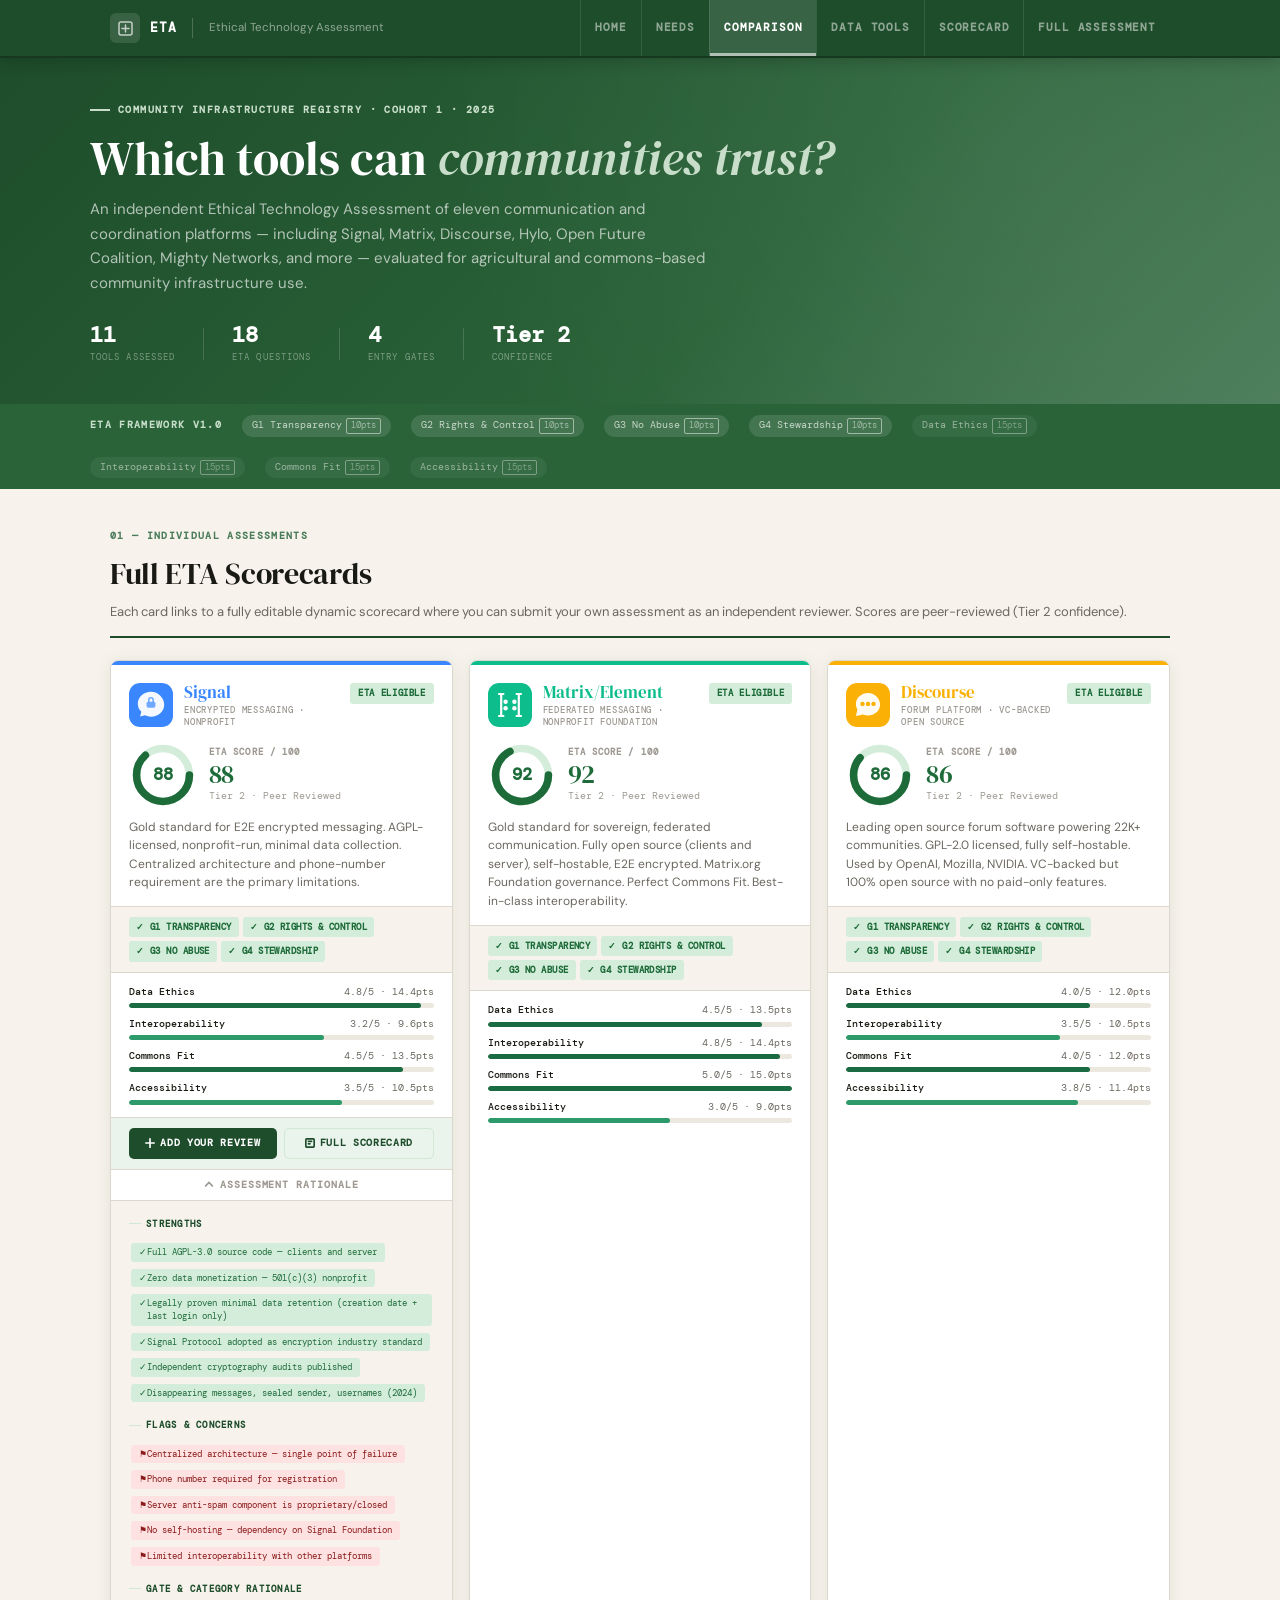
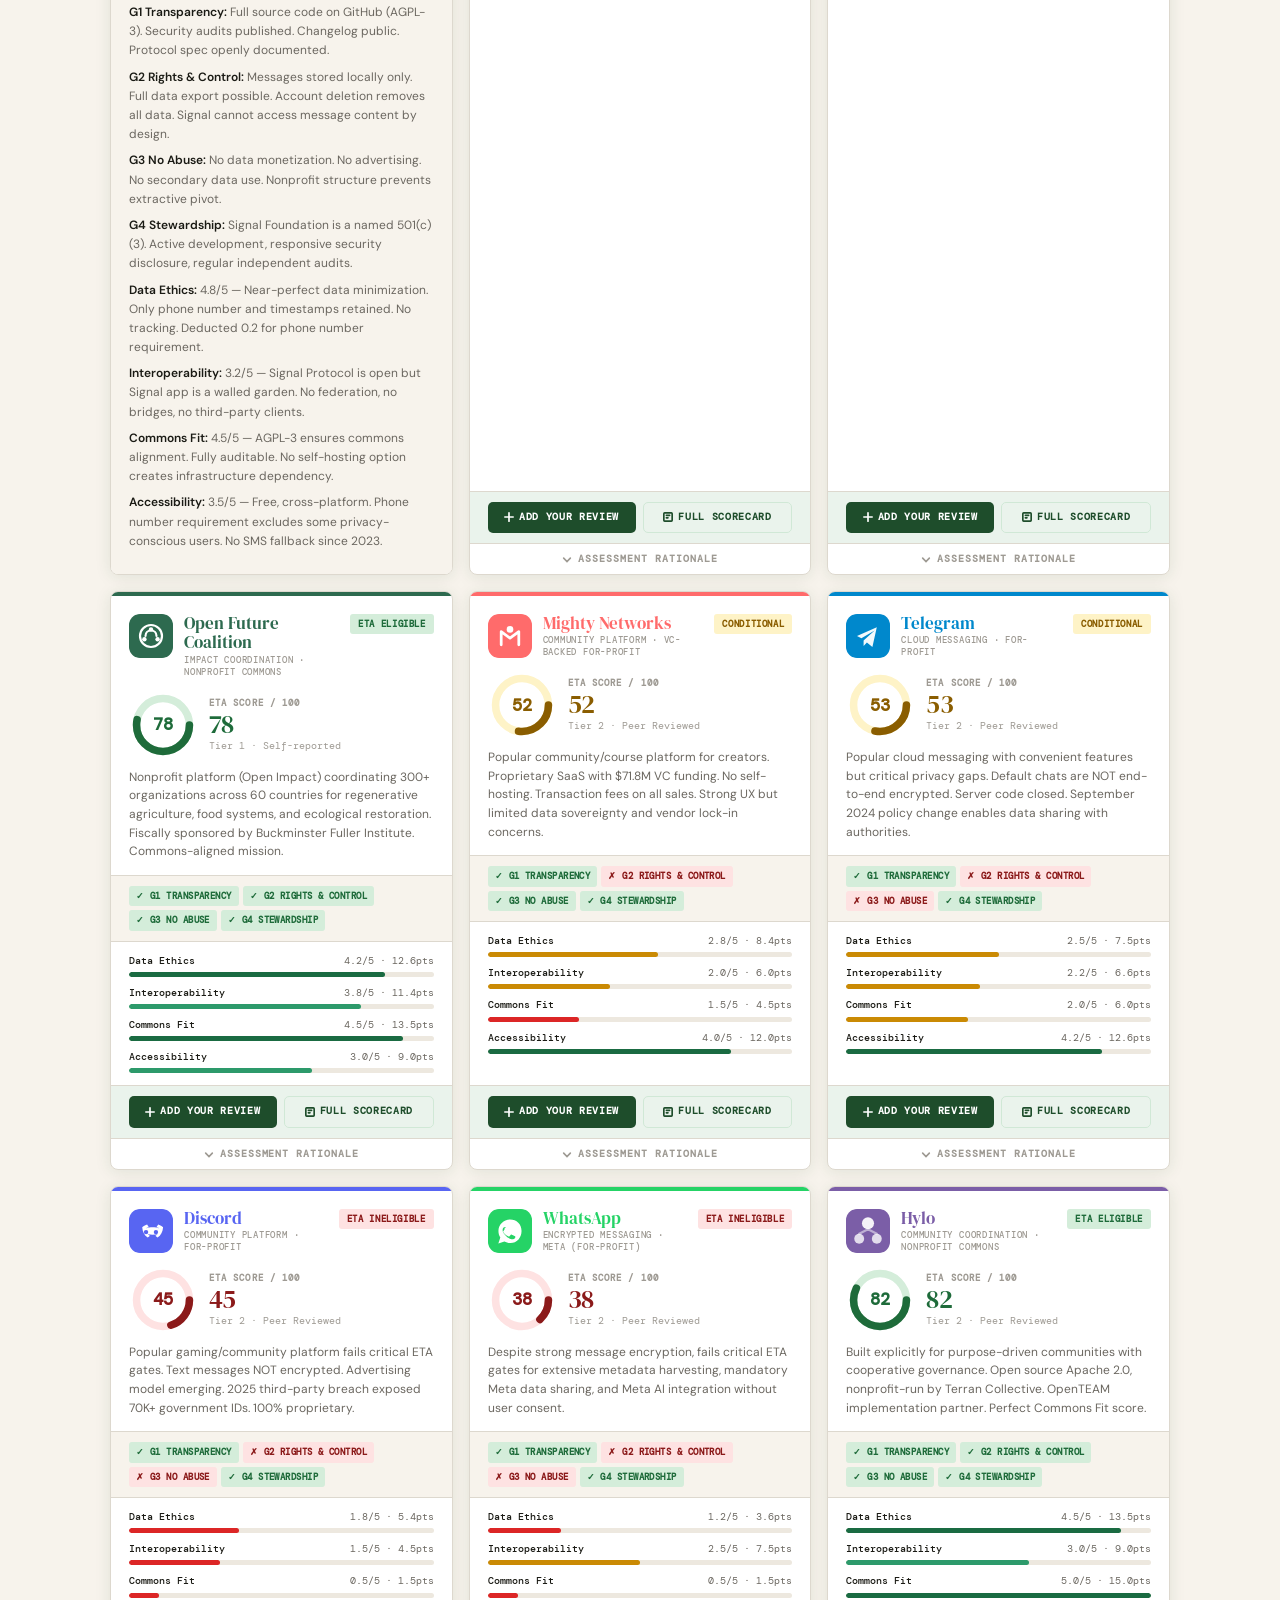
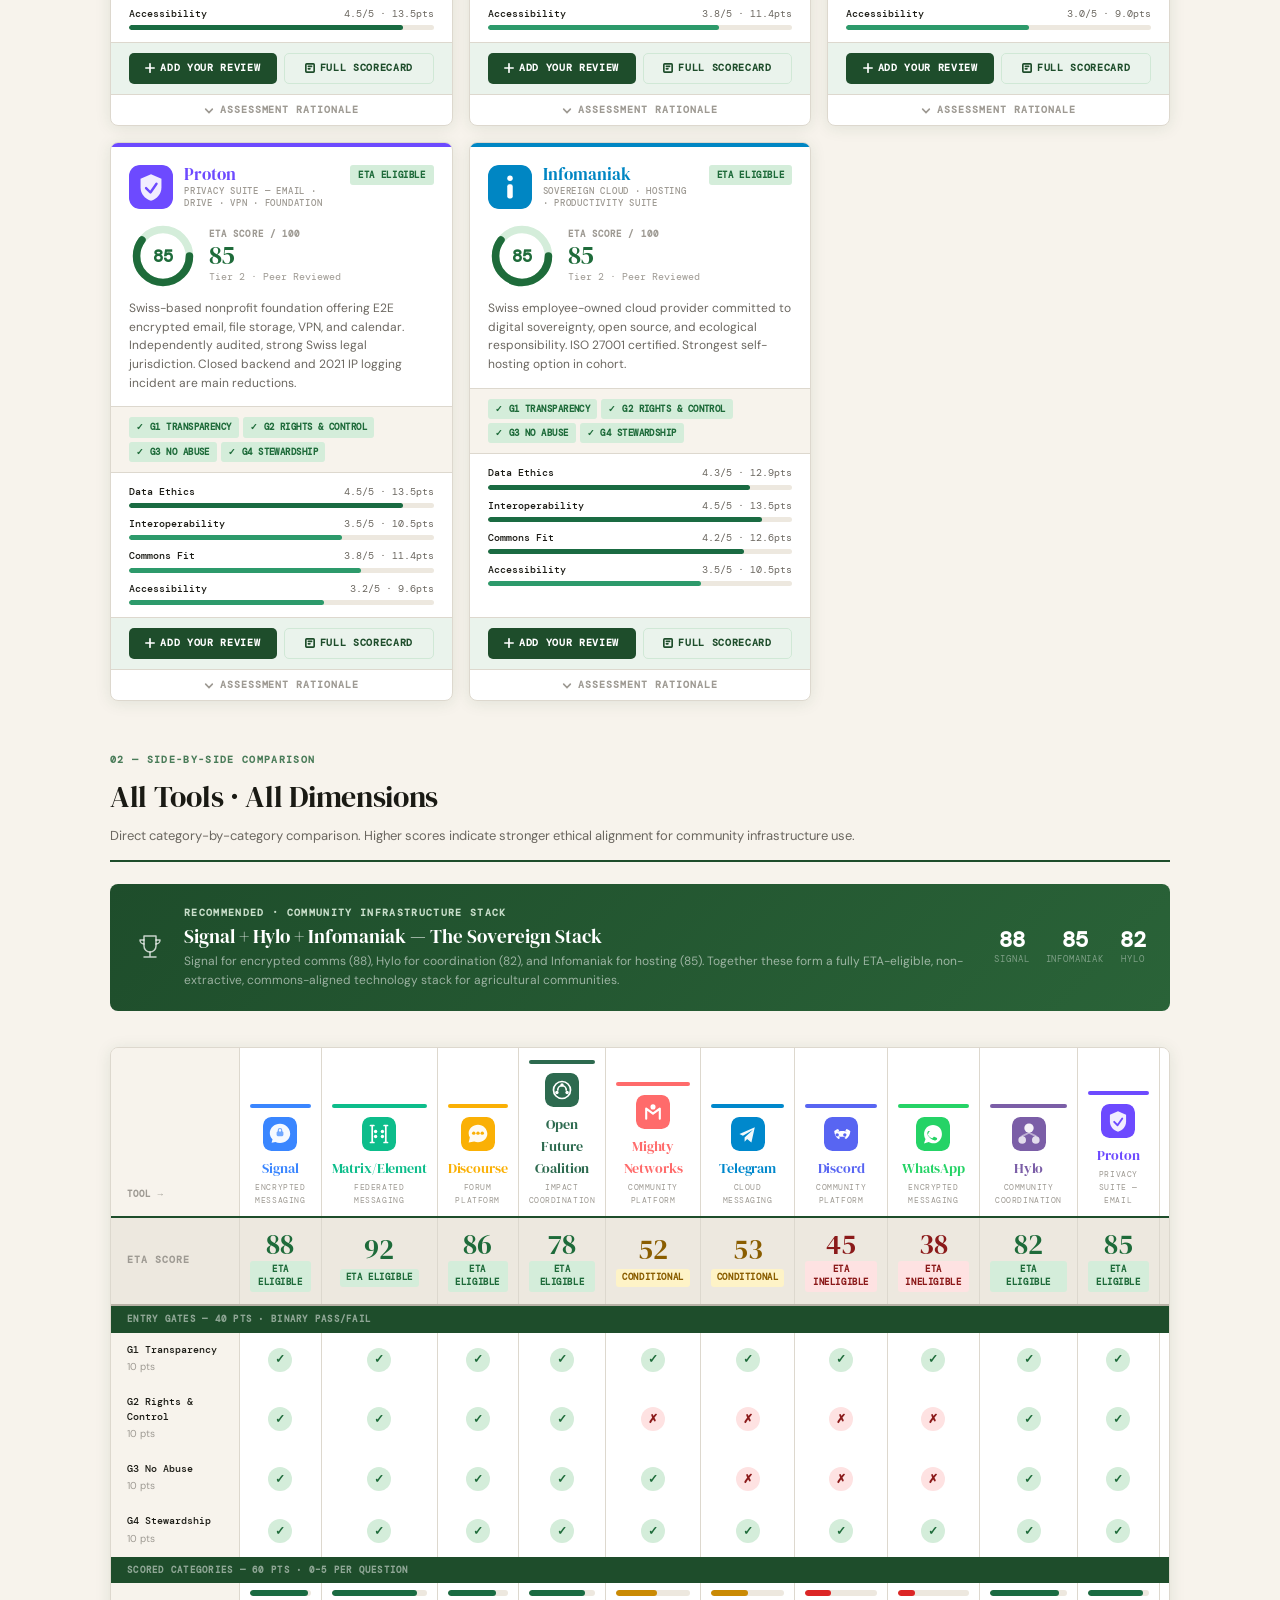
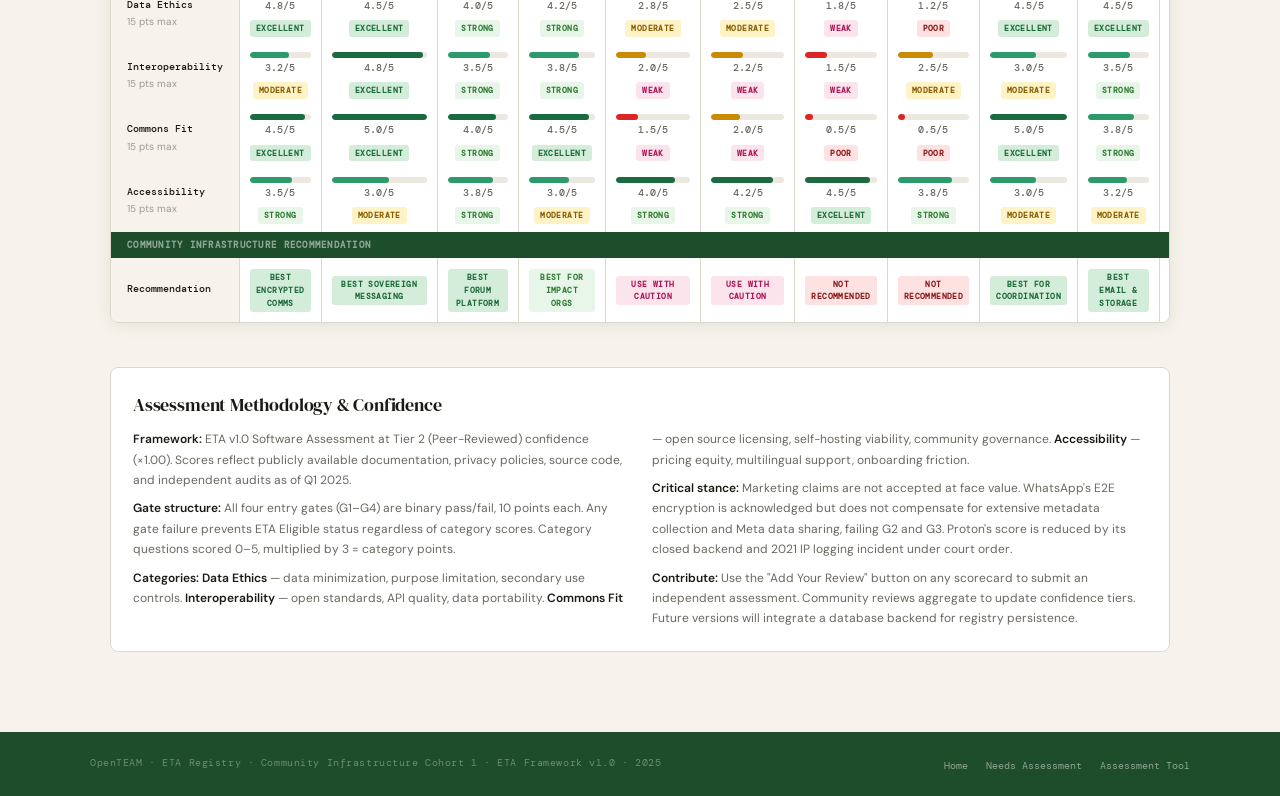
<file: eta-comparison.html>
<!DOCTYPE html>
<html lang="en">
<head>
<meta charset="UTF-8">
<meta name="viewport" content="width=device-width, initial-scale=1.0">
<title>ETA Registry — Community Infrastructure Tool Comparison</title>
<link rel="preconnect" href="https://fonts.googleapis.com">
<link href="https://fonts.googleapis.com/css2?family=DM+Serif+Display:ital@0;1&family=DM+Mono:wght@400;500;600&family=DM+Sans:ital,opsz,wght@0,9..40,300;0,9..40,400;0,9..40,500;0,9..40,600;0,9..40,700;1,9..40,400&display=swap" rel="stylesheet">
<style>
:root{--forest:#1e4d2b;--forest-md:#2a6338;--forest-lt:#4a7c59;--forest-bg:#eaf3ec;--forest-rim:#d0e8d6;--sage:#5a7f5e;--sage-lt:#c8deca;--ink:#1a1a14;--ink-dim:#6b6760;--ink-faint:#9e9a93;--cream:#f7f3ec;--cream-dk:#ede8df;--line:#ddd8ce;--line-dk:#b8b2a6;--good:#1e6b3a;--good-bg:#d4edda;--warn:#8a5d00;--warn-bg:#fef3c7;--bad:#8b1a1a;--bad-bg:#fee2e2;--white:#fff;--r:8px;--shadow:0 2px 16px rgba(30,77,43,.10);--shadow-lg:0 8px 40px rgba(30,77,43,.14)}
*,*::before,*::after{box-sizing:border-box;margin:0;padding:0}
html{scroll-behavior:smooth}
body{font-family:'DM Sans',sans-serif;font-size:15px;line-height:1.6;background:var(--cream);color:var(--ink)}
/* TOPBAR */
.topbar{position:sticky;top:0;z-index:100;background:var(--forest);border-bottom:2px solid #16381f;box-shadow:0 2px 16px rgba(0,0,0,.22)}
.topbar-inner{max-width:1100px;margin:0 auto;padding:0 20px;display:flex;align-items:center;justify-content:space-between}
.brand{display:flex;align-items:center;gap:10px;padding:13px 0;text-decoration:none}
.brand-icon{width:30px;height:30px;flex:0 0 30px;background:rgba(255,255,255,.12);border-radius:6px;display:flex;align-items:center;justify-content:center}
.brand-icon svg{width:17px;height:17px}
.brand-name{font-family:'DM Mono',monospace;font-size:13px;font-weight:600;letter-spacing:.06em;text-transform:uppercase;color:#fff}
.brand-sep{width:1px;height:20px;background:rgba(255,255,255,.2);margin:0 6px}
.brand-sub{font-size:11.5px;color:rgba(255,255,255,.5)}
.topbar-nav{display:flex}
.topbar-nav a{font-family:'DM Mono',monospace;font-size:10.5px;font-weight:600;letter-spacing:.08em;text-transform:uppercase;color:rgba(255,255,255,.5);text-decoration:none;padding:0 14px;height:56px;display:flex;align-items:center;border-left:1px solid rgba(255,255,255,.1);transition:color .12s,background .12s;position:relative}
.topbar-nav a:hover{color:rgba(255,255,255,.9);background:rgba(255,255,255,.08)}
.topbar-nav a.active{color:#fff;background:rgba(255,255,255,.12)}
.topbar-nav a.active::after{content:'';position:absolute;bottom:0;left:0;right:0;height:3px;background:rgba(255,255,255,.6)}
/* HERO */
.hero{background:linear-gradient(135deg,var(--forest) 0%,var(--forest-md) 60%,var(--forest-lt) 100%);padding:44px 20px 40px;overflow:hidden;position:relative}
.hero::before{content:'';position:absolute;inset:0;background-image:radial-gradient(circle at 80% 20%,rgba(255,255,255,.07) 0%,transparent 55%);pointer-events:none}
.hero-inner{max-width:1100px;margin:0 auto;position:relative}
.hero-eyebrow{font-family:'DM Mono',monospace;font-size:10px;font-weight:600;letter-spacing:.14em;text-transform:uppercase;color:var(--sage-lt);margin-bottom:14px;display:flex;align-items:center;gap:8px}
.hero-eyebrow::before{content:'';width:20px;height:2px;background:var(--sage-lt)}
.hero h1{font-family:'DM Serif Display',serif;font-size:clamp(2rem,4vw,3rem);font-weight:400;color:#fff;line-height:1.1;margin-bottom:12px}
.hero h1 em{font-style:italic;color:var(--sage-lt)}
.hero-sub{font-size:15px;color:rgba(255,255,255,.65);max-width:620px;line-height:1.65;margin-bottom:28px}
.hero-stats{display:flex;flex-wrap:wrap;gap:28px}
.hs-n{font-family:'DM Mono',monospace;font-size:22px;font-weight:600;color:#fff;line-height:1;display:block}
.hs-l{font-family:'DM Mono',monospace;font-size:9px;color:rgba(255,255,255,.4);letter-spacing:.12em;text-transform:uppercase;margin-top:4px;display:block}
.hero-div{width:1px;height:32px;background:rgba(255,255,255,.15);align-self:center}
/* FRAMEWORK ROW */
.fw-row{background:var(--forest-md);padding:11px 20px}
.fw-inner{max-width:1100px;margin:0 auto;display:flex;gap:20px;flex-wrap:wrap;align-items:center}
.fw-label{font-family:'DM Mono',monospace;font-size:9.5px;font-weight:600;letter-spacing:.14em;text-transform:uppercase;color:var(--sage-lt)}
.fw-pill{font-family:'DM Mono',monospace;font-size:9.5px;padding:3px 10px;border-radius:12px;display:inline-flex;align-items:center;gap:4px}
.fw-pill.gate{background:rgba(255,255,255,.12);color:rgba(255,255,255,.7)}
.fw-pill.cat{background:rgba(255,255,255,.06);color:rgba(255,255,255,.5)}
.fw-pts{font-size:8.5px;opacity:.7;border:1px solid currentColor;border-radius:2px;padding:0 4px}
/* PAGE */
.page-outer{max-width:1100px;margin:0 auto;padding:32px 20px 80px}
/* SECTION HEADS */
.sec-head{margin-bottom:22px;padding-bottom:14px;border-bottom:2px solid var(--forest)}
.sec-ey{font-family:'DM Mono',monospace;font-size:9.5px;font-weight:600;letter-spacing:.14em;text-transform:uppercase;color:var(--forest-lt);margin-bottom:5px}
.sec-title{font-family:'DM Serif Display',serif;font-size:clamp(1.3rem,2.4vw,1.9rem);font-weight:400;color:var(--ink);letter-spacing:-.01em}
.sec-sub{font-size:13px;color:var(--ink-dim);margin-top:4px;line-height:1.55}
/* CARD GRID */
.card-grid{display:grid;grid-template-columns:repeat(auto-fill,minmax(330px,1fr));gap:16px;margin-bottom:52px}
@media(max-width:700px){.card-grid{grid-template-columns:1fr}}
/* TOOL CARD */
.tool-card{background:var(--white);border:1.5px solid var(--line);border-radius:var(--r);overflow:hidden;box-shadow:var(--shadow);display:flex;flex-direction:column;transition:box-shadow .2s,transform .2s}
.tool-card:hover{box-shadow:var(--shadow-lg);transform:translateY(-1px)}
.tc-stripe{height:4px}
.tc-head{padding:18px 18px 14px;border-bottom:1px solid var(--line)}
.tc-top{display:flex;align-items:flex-start;gap:11px;margin-bottom:12px}
.tc-logo{width:44px;height:44px;flex:0 0 44px;border-radius:9px;overflow:hidden;display:flex;align-items:center;justify-content:center}
.tc-logo svg{width:44px;height:44px}
.tc-info{flex:1;min-width:0}
.tc-name{font-family:'DM Serif Display',serif;font-size:17px;font-weight:400;line-height:1.15;margin-bottom:2px}
.tc-type{font-family:'DM Mono',monospace;font-size:8.5px;font-weight:500;letter-spacing:.09em;text-transform:uppercase;color:var(--ink-faint);margin-top:2px;line-height:1.4}
.tc-verdict{font-family:'DM Mono',monospace;font-size:9px;font-weight:600;letter-spacing:.07em;text-transform:uppercase;padding:3px 8px;border-radius:3px;flex:0 0 auto;align-self:flex-start;white-space:nowrap}
.v-eligible{background:var(--good-bg);color:var(--good)}
.v-conditional{background:var(--warn-bg);color:var(--warn)}
.v-ineligible{background:var(--bad-bg);color:var(--bad)}
.tc-score-row{display:flex;align-items:center;gap:12px}
.tc-donut{position:relative;width:68px;height:68px;flex:0 0 68px}
.tc-donut svg{width:100%;height:100%}
.tc-donut-num{position:absolute;inset:0;display:flex;align-items:center;justify-content:center;font-family:'DM Mono',monospace;font-size:17px;font-weight:600}
.tc-score-lbl{font-family:'DM Mono',monospace;font-size:9px;font-weight:600;letter-spacing:.12em;text-transform:uppercase;color:var(--ink-faint);margin-bottom:1px}
.tc-score-big{font-family:'DM Serif Display',serif;font-size:26px;line-height:1;letter-spacing:-.02em}
.tc-tier{font-family:'DM Mono',monospace;font-size:9.5px;color:var(--ink-faint);margin-top:2px}
.tc-desc{font-size:12px;color:var(--ink-dim);line-height:1.55;margin-top:9px}
.tc-gates{display:flex;flex-wrap:wrap;gap:4px;padding:10px 18px;border-bottom:1px solid var(--line);background:var(--cream)}
.tc-gate{display:inline-flex;align-items:center;gap:4px;padding:3px 7px;border-radius:3px;font-family:'DM Mono',monospace;font-size:9px;font-weight:600;letter-spacing:.05em;text-transform:uppercase}
.gate-pass{background:var(--good-bg);color:var(--good)}
.gate-fail{background:var(--bad-bg);color:var(--bad)}
.tc-cats{padding:12px 18px;flex:1}
.tc-cat{margin-bottom:9px}.tc-cat:last-child{margin:0}
.tcc-top{display:flex;align-items:center;justify-content:space-between;margin-bottom:3px}
.tcc-name{font-family:'DM Mono',monospace;font-size:9.5px;font-weight:500;color:var(--ink)}
.tcc-val{font-family:'DM Mono',monospace;font-size:9.5px;color:var(--ink-dim)}
.tcc-track{height:5px;background:var(--cream-dk);border-radius:5px;overflow:hidden}
.tcc-fill{height:100%;border-radius:5px}
/* ACTION BUTTONS */
.tc-actions{display:flex;gap:7px;padding:10px 18px;border-top:1px solid var(--line);background:var(--forest-bg)}
.tc-btn{display:inline-flex;align-items:center;gap:5px;padding:7px 12px;border-radius:5px;font-family:'DM Mono',monospace;font-size:9.5px;font-weight:600;letter-spacing:.07em;text-transform:uppercase;text-decoration:none;border:none;cursor:pointer;transition:all .15s;flex:1;justify-content:center}
.tc-btn-primary{background:var(--forest);color:#fff}
.tc-btn-primary:hover{background:var(--forest-md)}
.tc-btn-secondary{background:transparent;color:var(--forest);border:1.5px solid var(--forest-rim)}
.tc-btn-secondary:hover{background:var(--forest-bg);border-color:var(--forest)}
.tc-btn svg{width:10px;height:10px;stroke:currentColor;fill:none;flex:0 0 10px;stroke-linecap:round;stroke-linejoin:round}
/* EXPAND */
.tc-expand-btn{width:100%;padding:9px 18px;border:none;background:transparent;border-top:1px solid var(--line);font-family:'DM Mono',monospace;font-size:9.5px;font-weight:600;letter-spacing:.1em;text-transform:uppercase;color:var(--ink-faint);cursor:pointer;display:flex;align-items:center;justify-content:center;gap:6px;transition:background .15s,color .15s}
.tc-expand-btn:hover{background:var(--cream);color:var(--forest)}
.tc-expand-btn svg{width:10px;height:10px;stroke:currentColor;fill:none;stroke-linecap:round;transition:transform .2s}
.tool-card.open .tc-expand-btn svg{transform:rotate(180deg)}
.tc-detail{display:none;padding:16px 18px;border-top:1px solid var(--line);background:var(--cream)}
.tool-card.open .tc-detail{display:block}
.td-sec{margin-bottom:14px}.td-sec:last-child{margin:0}
.td-label{font-family:'DM Mono',monospace;font-size:9px;font-weight:600;letter-spacing:.14em;text-transform:uppercase;color:var(--forest);margin-bottom:7px;display:flex;align-items:center;gap:5px}
.td-label::before{content:'';width:12px;height:1px;background:var(--forest-rim)}
.flag-i,.str-i{display:inline-flex;padding:3px 8px;border-radius:3px;margin:2px;font-family:'DM Mono',monospace;font-size:9px;line-height:1.4}
.flag-i{background:var(--bad-bg);color:var(--bad)}.flag-i::before{content:'⚑ '}
.str-i{background:var(--good-bg);color:var(--good)}.str-i::before{content:'✓ '}
.rat-item{margin-bottom:7px;font-size:12px;color:var(--ink-dim);line-height:1.6}
.rat-item strong{color:var(--ink);font-weight:600}
/* WINNER */
.winner{background:linear-gradient(135deg,var(--forest) 0%,var(--forest-md) 100%);border-radius:var(--r);padding:22px 24px;margin-bottom:36px;display:grid;grid-template-columns:auto 1fr auto;gap:18px;align-items:center}
@media(max-width:600px){.winner{grid-template-columns:1fr}.wc-scores{display:none}}
.wc-icon{width:32px;height:32px;flex:0 0 32px}
.wc-ey{font-family:'DM Mono',monospace;font-size:9.5px;font-weight:600;letter-spacing:.14em;text-transform:uppercase;color:var(--sage-lt);margin-bottom:4px}
.wc-title{font-family:'DM Serif Display',serif;font-size:1.2rem;color:#fff;line-height:1.2}
.wc-desc{font-size:12px;color:rgba(255,255,255,.55);margin-top:4px;line-height:1.55}
.wc-scores{display:flex;gap:16px}
.wcs-n{font-family:'DM Mono',monospace;font-size:22px;font-weight:600;color:#fff;line-height:1;display:block;text-align:center}
.wcs-l{font-family:'DM Mono',monospace;font-size:8.5px;color:rgba(255,255,255,.4);letter-spacing:.1em;text-transform:uppercase;margin-top:2px;display:block;text-align:center}
/* COMPARE TABLE */
.compare-wrap{overflow-x:auto;border:1.5px solid var(--line);border-radius:var(--r);box-shadow:var(--shadow);margin-bottom:44px}
.compare-table{width:100%;border-collapse:collapse;background:var(--white);min-width:820px}
.cth-row{border-bottom:2px solid var(--forest)}
.cth-first{width:165px;padding:14px 16px;background:var(--cream);border-right:1px solid var(--line);vertical-align:bottom;font-family:'DM Mono',monospace;font-size:9px;font-weight:600;letter-spacing:.12em;text-transform:uppercase;color:var(--ink-faint)}
.cth-tool{padding:12px 10px 9px;text-align:center;border-right:1px solid var(--line);vertical-align:bottom}
.cth-tool:last-child{border-right:none}
.cth-stripe{height:4px;border-radius:2px;margin-bottom:9px}
.cth-logo{width:34px;height:34px;margin:0 auto 7px;display:flex;align-items:center;justify-content:center;border-radius:7px;overflow:hidden}
.cth-logo svg{width:34px;height:34px}
.cth-name{font-family:'DM Serif Display',serif;font-size:13.5px;color:var(--ink);letter-spacing:-.01em}
.cth-type{font-family:'DM Mono',monospace;font-size:8px;color:var(--ink-faint);letter-spacing:.07em;text-transform:uppercase;margin-top:2px}
.score-row td{background:var(--cream-dk);border-bottom:2px solid var(--line-dk)}
.score-cell-first{padding:12px 16px;border-right:1px solid var(--line);font-family:'DM Mono',monospace;font-size:9.5px;font-weight:600;color:var(--ink-faint);text-transform:uppercase;letter-spacing:.1em}
.score-cell{padding:12px 10px;text-align:center;border-right:1px solid var(--line)}
.score-cell:last-child{border-right:none}
.score-num{font-family:'DM Serif Display',serif;font-size:28px;line-height:1}
.score-vp{font-family:'DM Mono',monospace;font-size:8.5px;font-weight:600;letter-spacing:.07em;text-transform:uppercase;padding:2px 6px;border-radius:3px;display:inline-block;margin-top:3px}
.row-lc{padding:10px 16px;border-right:1px solid var(--line);background:var(--cream);vertical-align:middle}
.rl-n{font-family:'DM Mono',monospace;font-size:9.5px;font-weight:500;color:var(--ink)}
.rl-s{font-size:10px;color:var(--ink-faint);margin-top:1px}
.gate-cell{padding:9px 10px;text-align:center;border-right:1px solid var(--line);vertical-align:middle}
.gate-cell:last-child{border-right:none}
.gm{width:24px;height:24px;border-radius:50%;display:inline-flex;align-items:center;justify-content:center;font-size:12px;font-weight:700}
.gm-pass{background:var(--good-bg);color:var(--good)}
.gm-fail{background:var(--bad-bg);color:var(--bad)}
.bar-cell{padding:7px 10px;border-right:1px solid var(--line);vertical-align:middle}
.bar-cell:last-child{border-right:none}
.bc-track{height:6px;background:var(--cream-dk);border-radius:6px;overflow:hidden;margin-bottom:3px}
.bc-fill{height:100%;border-radius:6px}
.bc-val{font-family:'DM Mono',monospace;font-size:9.5px;font-weight:500;color:var(--ink-dim);text-align:center}
.rp{display:inline-block;font-family:'DM Mono',monospace;font-size:8px;font-weight:600;letter-spacing:.05em;text-transform:uppercase;padding:2px 6px;border-radius:3px;margin-top:2px}
.rp-5{background:var(--good-bg);color:var(--good)}.rp-4{background:#e8f5e9;color:#2e7d32}
.rp-3{background:var(--warn-bg);color:var(--warn)}.rp-2{background:#fce4ec;color:#ad1457}.rp-1{background:var(--bad-bg);color:var(--bad)}
.sec-sep td{padding:6px 16px;background:var(--forest);font-family:'DM Mono',monospace;font-size:9px;font-weight:600;letter-spacing:.14em;text-transform:uppercase;color:rgba(255,255,255,.5)}
.ct-body tr:nth-child(even) .row-lc{background:var(--cream)}
.rec-cell{padding:9px 10px;text-align:center;border-right:1px solid var(--line)}.rec-cell:last-child{border-right:none}
/* METHODOLOGY */
.methodology{background:var(--white);border:1.5px solid var(--line);border-radius:var(--r);padding:22px;margin-top:36px}
.meth-head{font-family:'DM Serif Display',serif;font-size:1.15rem;color:var(--ink);margin-bottom:10px;letter-spacing:-.01em}
.meth-body{font-size:12px;color:var(--ink-dim);line-height:1.7;column-count:2;column-gap:24px}
@media(max-width:600px){.meth-body{column-count:1}}
.meth-body p{margin-bottom:8px}.meth-body p:last-child{margin:0}
.meth-body strong{color:var(--ink);font-weight:600}
/* FOOTER */
footer{background:var(--forest);padding:20px}
.foot-inner{max-width:1100px;margin:0 auto;display:flex;align-items:center;justify-content:space-between;flex-wrap:wrap;gap:10px}
.foot-l{font-family:'DM Mono',monospace;font-size:9.5px;color:rgba(255,255,255,.35);letter-spacing:.06em}
.foot-r a{font-family:'DM Mono',monospace;font-size:9.5px;color:rgba(255,255,255,.5);text-decoration:none;margin-left:14px;transition:color .12s}
.foot-r a:hover{color:#fff}
</style>
</head>
<body>
<nav class="topbar">
  <div class="topbar-inner">
    <a class="brand" href="index.html">
      <div class="brand-icon">
        <svg viewBox="0 0 17 17" fill="none" stroke="rgba(255,255,255,.7)" stroke-width="1.5" stroke-linecap="round"><rect x="2" y="2" width="13" height="13" rx="2"/><path d="M5 8.5h7M8.5 5v7"/></svg>
      </div>
      <span class="brand-name">ETA</span>
      <div class="brand-sep"></div>
      <span class="brand-sub">Ethical Technology Assessment</span>
    </a>
    <div class="topbar-nav">
      <a href="index.html">Home</a>
      <a href="needs-assessment.html">Needs</a>
      <a href="#" class="active">Comparison</a>
      <a href="eta-data-comparison.html">Data Tools</a>
      <a href="eta-scorecard.html">Scorecard</a>
      <a href="eta_unified.html">Full Assessment</a>
    </div>
  </div>
</nav>
<header class="hero">
  <div class="hero-inner">
    <div class="hero-eyebrow">Community Infrastructure Registry · Cohort 1 · 2025</div>
    <h1>Which tools can <em>communities trust?</em></h1>
    <p class="hero-sub">An independent Ethical Technology Assessment of eleven communication and coordination platforms — including Signal, Matrix, Discourse, Hylo, Open Future Coalition, Mighty Networks, and more — evaluated for agricultural and commons-based community infrastructure use.</p>
    <div class="hero-stats">
      <div class="hero-stat"><span class="hs-n">11</span><span class="hs-l">Tools Assessed</span></div>
      <div class="hero-div"></div>
      <div class="hero-stat"><span class="hs-n">18</span><span class="hs-l">ETA Questions</span></div>
      <div class="hero-div"></div>
      <div class="hero-stat"><span class="hs-n">4</span><span class="hs-l">Entry Gates</span></div>
      <div class="hero-div"></div>
      <div class="hero-stat"><span class="hs-n">Tier 2</span><span class="hs-l">Confidence</span></div>
    </div>
  </div>
</header>
<div class="fw-row">
  <div class="fw-inner">
    <span class="fw-label">ETA Framework v1.0</span>
    <span class="fw-pill gate">G1 Transparency <span class="fw-pts">10pts</span></span>
    <span class="fw-pill gate">G2 Rights &amp; Control <span class="fw-pts">10pts</span></span>
    <span class="fw-pill gate">G3 No Abuse <span class="fw-pts">10pts</span></span>
    <span class="fw-pill gate">G4 Stewardship <span class="fw-pts">10pts</span></span>
    <span class="fw-pill cat">Data Ethics <span class="fw-pts">15pts</span></span>
    <span class="fw-pill cat">Interoperability <span class="fw-pts">15pts</span></span>
    <span class="fw-pill cat">Commons Fit <span class="fw-pts">15pts</span></span>
    <span class="fw-pill cat">Accessibility <span class="fw-pts">15pts</span></span>
  </div>
</div>
<div class="page-outer">
  <div style="padding-top:8px">
    <div class="sec-head">
      <div class="sec-ey">01 — Individual Assessments</div>
      <div class="sec-title">Full ETA Scorecards</div>
      <div class="sec-sub">Each card links to a fully editable dynamic scorecard where you can submit your own assessment as an independent reviewer. Scores are peer-reviewed (Tier 2 confidence).</div>
    </div>
    <div class="card-grid" id="card-grid"></div>
  </div>
  <div class="sec-head">
    <div class="sec-ey">02 — Side-by-Side Comparison</div>
    <div class="sec-title">All Tools · All Dimensions</div>
    <div class="sec-sub">Direct category-by-category comparison. Higher scores indicate stronger ethical alignment for community infrastructure use.</div>
  </div>
  <div class="winner">
    <div class="wc-icon"><svg viewBox="0 0 32 32" fill="none" stroke="rgba(255,255,255,.75)" stroke-width="1.5" stroke-linecap="round" stroke-linejoin="round"><path d="M10 4h12v10a6 6 0 01-12 0V4z"/><path d="M10 8H6a4 4 0 004 4M22 8h4a4 4 0 01-4 4M16 20v5M10 25h12"/></svg></div>
    <div>
      <div class="wc-ey">Recommended · Community Infrastructure Stack</div>
      <div class="wc-title">Signal + Hylo + Infomaniak — The Sovereign Stack</div>
      <div class="wc-desc">Signal for encrypted comms (88), Hylo for coordination (82), and Infomaniak for hosting (85). Together these form a fully ETA-eligible, non-extractive, commons-aligned technology stack for agricultural communities.</div>
    </div>
    <div class="wc-scores">
      <div><span class="wcs-n">88</span><span class="wcs-l">Signal</span></div>
      <div><span class="wcs-n">85</span><span class="wcs-l">Infomaniak</span></div>
      <div><span class="wcs-n">82</span><span class="wcs-l">Hylo</span></div>
    </div>
  </div>
  <div class="compare-wrap"><table class="compare-table" id="compare-table"></table></div>
  <div class="methodology">
    <div class="meth-head">Assessment Methodology &amp; Confidence</div>
    <div class="meth-body">
      <p><strong>Framework:</strong> ETA v1.0 Software Assessment at Tier 2 (Peer-Reviewed) confidence (×1.00). Scores reflect publicly available documentation, privacy policies, source code, and independent audits as of Q1 2025.</p>
      <p><strong>Gate structure:</strong> All four entry gates (G1–G4) are binary pass/fail, 10 points each. Any gate failure prevents ETA Eligible status regardless of category scores. Category questions scored 0–5, multiplied by 3 = category points.</p>
      <p><strong>Categories:</strong> <strong>Data Ethics</strong> — data minimization, purpose limitation, secondary use controls. <strong>Interoperability</strong> — open standards, API quality, data portability. <strong>Commons Fit</strong> — open source licensing, self-hosting viability, community governance. <strong>Accessibility</strong> — pricing equity, multilingual support, onboarding friction.</p>
      <p><strong>Critical stance:</strong> Marketing claims are not accepted at face value. WhatsApp's E2E encryption is acknowledged but does not compensate for extensive metadata collection and Meta data sharing, failing G2 and G3. Proton's score is reduced by its closed backend and 2021 IP logging incident under court order.</p>
      <p><strong>Contribute:</strong> Use the "Add Your Review" button on any scorecard to submit an independent assessment. Community reviews aggregate to update confidence tiers. Future versions will integrate a database backend for registry persistence.</p>
    </div>
  </div>
</div>
<footer>
  <div class="foot-inner">
    <span class="foot-l">OpenTEAM · ETA Registry · Community Infrastructure Cohort 1 · ETA Framework v1.0 · 2025</span>
    <div class="foot-r">
      <a href="index.html">Home</a>
      <a href="needs-assessment.html">Needs Assessment</a>
      <a href="eta_unified.html">Assessment Tool</a>
    </div>
  </div>
</footer>
<script>
const TOOLS=[{id:'signal',name:'Signal',color:'#3a86ff',pale:'#deeaff',type:'Encrypted Messaging · Nonprofit',score:88,verdict:'eligible',tier:'Tier 2 · Peer Reviewed',desc:'Gold standard for E2E encrypted messaging. AGPL-licensed, nonprofit-run, minimal data collection. Centralized architecture and phone-number requirement are the primary limitations.',gates:{'G1 Transparency':true,'G2 Rights & Control':true,'G3 No Abuse':true,'G4 Stewardship':true},cats:{'Data Ethics':{s:4.8,p:14.4},'Interoperability':{s:3.2,p:9.6},'Commons Fit':{s:4.5,p:13.5},'Accessibility':{s:3.5,p:10.5}},strengths:['Full AGPL-3.0 source code — clients and server','Zero data monetization — 501(c)(3) nonprofit','Legally proven minimal data retention (creation date + last login only)','Signal Protocol adopted as encryption industry standard','Independent cryptography audits published','Disappearing messages, sealed sender, usernames (2024)'],flags:['Centralized architecture — single point of failure','Phone number required for registration','Server anti-spam component is proprietary/closed','No self-hosting — dependency on Signal Foundation','Limited interoperability with other platforms'],rationale:{'G1 Transparency':'Full source code on GitHub (AGPL-3). Security audits published. Changelog public. Protocol spec openly documented.','G2 Rights & Control':'Messages stored locally only. Full data export possible. Account deletion removes all data. Signal cannot access message content by design.','G3 No Abuse':'No data monetization. No advertising. No secondary data use. Nonprofit structure prevents extractive pivot.','G4 Stewardship':'Signal Foundation is a named 501(c)(3). Active development, responsive security disclosure, regular independent audits.','Data Ethics':'4.8/5 — Near-perfect data minimization. Only phone number and timestamps retained. No tracking. Deducted 0.2 for phone number requirement.','Interoperability':'3.2/5 — Signal Protocol is open but Signal app is a walled garden. No federation, no bridges, no third-party clients.','Commons Fit':'4.5/5 — AGPL-3 ensures commons alignment. Fully auditable. No self-hosting option creates infrastructure dependency.','Accessibility':'3.5/5 — Free, cross-platform. Phone number requirement excludes some privacy-conscious users. No SMS fallback since 2023.'}},{id:'matrix',name:'Matrix/Element',color:'#0dbd8b',pale:'#d4f5eb',type:'Federated Messaging · Nonprofit Foundation',score:92,verdict:'eligible',tier:'Tier 2 · Peer Reviewed',desc:'Gold standard for sovereign, federated communication. Fully open source (clients and server), self-hostable, E2E encrypted. Matrix.org Foundation governance. Perfect Commons Fit. Best-in-class interoperability.',gates:{'G1 Transparency':true,'G2 Rights & Control':true,'G3 No Abuse':true,'G4 Stewardship':true},cats:{'Data Ethics':{s:4.5,p:13.5},'Interoperability':{s:4.8,p:14.4},'Commons Fit':{s:5.0,p:15.0},'Accessibility':{s:3.0,p:9.0}},strengths:['Fully open source — server (Synapse) and clients (Element) Apache/AGPL','Self-hosting with complete data sovereignty','Federation built-in — like email for messaging','E2E encryption (Olm/Megolm) for DMs and rooms','Matrix.org Foundation nonprofit governance','Bridges to Slack, IRC, Telegram, WhatsApp, Discord','Used by German government, French government, NATO','No phone number required — anonymous accounts possible','Multiple client implementations available'],flags:['Complex setup for self-hosting — technical expertise required','UX less polished than commercial competitors','Resource requirements can be high for large deployments','Matrix.org public homeserver collects metadata (use own server)','Learning curve for non-technical users','Smaller user base than commercial alternatives'],rationale:{'G1 Transparency':'Full source code for server (Synapse) and clients (Element) on GitHub. Protocol spec fully documented. Security audits published. Matrix.org Foundation governance transparent.','G2 Rights & Control':'Full self-hosting — complete data sovereignty. Federation allows server choice. User controls encryption keys. Full data export. No vendor lock-in by design.','G3 No Abuse':'No advertising. Matrix.org Foundation is nonprofit. No data monetization. User can run own server eliminating any third-party access.','G4 Stewardship':'Matrix.org Foundation governs protocol. Element provides commercial support. Named maintainers. Active development since 2014. Government adoption validates stability.','Data Ethics':'4.5/5 — E2E encryption default for DMs. Self-hosting means full data control. Deducted 0.5 for matrix.org public homeserver metadata. Use own server for maximum privacy.','Interoperability':'4.8/5 — Best in cohort. Federation like email. Bridges to major platforms. Open protocol with full spec. Multiple independent implementations. True interoperability.','Commons Fit':'5.0/5 — Perfect. Open source server and clients. Nonprofit foundation. Protocol is a commons. Self-hostable. Community governance. Built for digital sovereignty.','Accessibility':'3.0/5 — Free. Cross-platform. But complex self-hosting setup. UX requires improvement. Resource requirements for servers. Significant learning curve.'}},{id:'discourse',name:'Discourse',color:'#fab005',pale:'#fff3cd',type:'Forum Platform · VC-backed Open Source',score:86,verdict:'eligible',tier:'Tier 2 · Peer Reviewed',desc:'Leading open source forum software powering 22K+ communities. GPL-2.0 licensed, fully self-hostable. Used by OpenAI, Mozilla, NVIDIA. VC-backed but 100% open source with no paid-only features.',gates:{'G1 Transparency':true,'G2 Rights & Control':true,'G3 No Abuse':true,'G4 Stewardship':true},cats:{'Data Ethics':{s:4.0,p:12.0},'Interoperability':{s:3.5,p:10.5},'Commons Fit':{s:4.0,p:12.0},'Accessibility':{s:3.8,p:11.4}},strengths:['100% open source GPL-2.0 — full code on GitHub','Self-hosting fully supported with comprehensive docs','22,000+ communities deployed worldwide','Used by OpenAI, Mozilla, NVIDIA, Cloudflare','No "enterprise-only" features — same code for all','Full data export and migration tools','Excellent plugin ecosystem and API','Trust system empowers community self-governance','Active development since 2013 — battle-tested'],flags:['VC-backed for-profit (Series A $20M, 2021)','Messages not E2E encrypted — server can read content','Self-hosting requires technical expertise (Docker, PostgreSQL)','No federation — each instance is isolated','Contributor License Agreement required for PRs','Ruby/Rails stack may limit contributor pool'],rationale:{'G1 Transparency':'Full source code on GitHub (GPL-2.0). Roadmap public. Security advisories published. Bug bounty active. All features open source.','G2 Rights & Control':'Self-hosting gives complete data control. Full data export available. Users can migrate away with all content. No vendor lock-in despite hosted option.','G3 No Abuse':'No advertising. Subscription-only revenue for hosted service. Self-hosters pay nothing. No data monetization. User data never sold.','G4 Stewardship':'Named founders (Jeff Atwood, Robin Ward, Sam Saffron). CDCK Inc. established 2013. $20M Series A ensures sustainability. 22K+ production deployments validate stability.','Data Ethics':'4.0/5 — Self-hosting gives full control. No advertising. Messages not E2E encrypted (server readable). Deducted for CLA requirement and VC incentive structure.','Interoperability':'3.5/5 — Comprehensive REST API. Plugin architecture. Webhooks. SSO support. No federation — instances isolated. Import/export tools available.','Commons Fit':'4.0/5 — GPL-2.0 is strong copyleft. No paid-only features. VC-backed for-profit structure creates tension with pure commons governance. CLA gives company extra rights.','Accessibility':'3.8/5 — Modern responsive design. Mobile-friendly. Many languages. Trust system lowers onboarding barriers. Self-hosting requires Docker expertise.'}},{id:'ofc',name:'Open Future Coalition',color:'#2d6a4f',pale:'#d8f3dc',type:'Impact Coordination · Nonprofit Commons',score:78,verdict:'eligible',tier:'Tier 1 · Self-reported',desc:'Nonprofit platform (Open Impact) coordinating 300+ organizations across 60 countries for regenerative agriculture, food systems, and ecological restoration. Fiscally sponsored by Buckminster Fuller Institute. Commons-aligned mission.',gates:{'G1 Transparency':true,'G2 Rights & Control':true,'G3 No Abuse':true,'G4 Stewardship':true},cats:{'Data Ethics':{s:4.2,p:12.6},'Interoperability':{s:3.8,p:11.4},'Commons Fit':{s:4.5,p:13.5},'Accessibility':{s:3.0,p:9.0}},strengths:['Nonprofit fiscally sponsored by Buckminster Fuller Institute','300+ organizations in 60 countries served','Custom branded network configurations available','Interoperable ecosystem — networks can connect','Living Resource Library for shared knowledge','Regional Resilience Fellowship program','Explicit commons and sovereignty focus','Free for impact organizations','Focus on regenerative agriculture and food systems'],flags:['Platform code is proprietary (not open source)','No self-hosting option currently available','Tier 1 confidence — limited independent verification','Small team — sustainability depends on foundation support','Beta stage — still maturing feature set','Requires invitation/partnership for custom configurations'],rationale:{'G1 Transparency':'Mission and governance publicly documented. Fiscally sponsored by established nonprofit (BFI). Partner organizations visible. However, source code not open.','G2 Rights & Control':'Data export available. Network interoperability design. However, no self-hosting — full dependency on OFC infrastructure for now.','G3 No Abuse':'Nonprofit structure. No advertising. Free for impact orgs. Mission-aligned with commons principles. No secondary data use.','G4 Stewardship':'Named team. Fiscal sponsorship by Buckminster Fuller Institute provides stability. Regional Resilience Fellows expand capacity. Founded 2021.','Data Ethics':'4.2/5 — Nonprofit with explicit commons focus. No advertising. Data used for coordination only. Deducted for proprietary platform and limited independent audit.','Interoperability':'3.8/5 — Custom branded configurations maintain ecosystem connectivity. Living Library for shared resources. API available. No federation protocol per se.','Commons Fit':'4.5/5 — Explicit commons mission. Nonprofit structure. Designed for community sovereignty. Free access. Deducted for proprietary code — not fully open source.','Accessibility':'3.0/5 — Free for impact orgs. Web-based. Partnership model may limit access. Feature set still maturing. Global focus but English-primary.'}},{id:'mighty',name:'Mighty Networks',color:'#ff6b6b',pale:'#ffe8e8',type:'Community Platform · VC-backed For-Profit',score:52,verdict:'conditional',tier:'Tier 2 · Peer Reviewed',desc:'Popular community/course platform for creators. Proprietary SaaS with $71.8M VC funding. No self-hosting. Transaction fees on all sales. Strong UX but limited data sovereignty and vendor lock-in concerns.',gates:{'G1 Transparency':true,'G2 Rights & Control':false,'G3 No Abuse':true,'G4 Stewardship':true},cats:{'Data Ethics':{s:2.8,p:8.4},'Interoperability':{s:2.0,p:6.0},'Commons Fit':{s:1.5,p:4.5},'Accessibility':{s:4.0,p:12.0}},strengths:['Polished all-in-one community + courses + events platform','Mobile apps (iOS/Android) included with branded options','Strong community-building tools and engagement features','Zapier and Mailchimp integrations','GDPR compliant with DPA available','AI Co-Host feature for community building','No advertising model — subscription revenue','Member data export available'],flags:['GATE G2 FAIL — 100% proprietary, no self-hosting','$71.8M VC-backed — investor pressure for returns','Transaction fees: 1-3% on all member payments','Platform dependency — complete vendor lock-in','No open source components whatsoever','Pricing: $41-$360/month plus transaction fees','Cannot migrate community to another platform easily','AI features use third-party providers'],rationale:{'G1 Transparency':'Privacy policy and DPA published. GDPR compliant. Pricing transparent. However, code is 100% closed source with no external audit available.','G2 Rights & Control':'FAIL — No self-hosting. Complete platform dependency. While data export exists, community cannot be migrated. Transaction fees extract ongoing revenue.','G3 No Abuse':'No advertising model. Subscription revenue. Member data not sold. Passes but VC structure creates pressure for monetization optimization.','G4 Stewardship':'Named founder (Gina Bianchini). $71.8M funding provides runway. 10+ year track record. However, VC exit pressure creates long-term uncertainty.','Data Ethics':'2.8/5 — GDPR compliant. Data export available. No advertising. Deducted for proprietary platform, transaction fees as ongoing extraction, and VC incentive structure.','Interoperability':'2.0/5 — Zapier integrations available. API exists. However, no open standards, no federation, and significant lock-in. Cannot easily migrate communities.','Commons Fit':'1.5/5 — 100% proprietary. VC-backed for-profit. Transaction fee extraction. No self-hosting. No community governance. Antithetical to commons principles.','Accessibility':'4.0/5 — Polished UX. Mobile apps. All-in-one simplicity. However, pricing ($41-360/mo + fees) excludes many grassroots organizations.'}},{id:'telegram',name:'Telegram',color:'#0088cc',pale:'#d6effa',type:'Cloud Messaging · For-Profit',score:53,verdict:'conditional',tier:'Tier 2 · Peer Reviewed',desc:'Popular cloud messaging with convenient features but critical privacy gaps. Default chats are NOT end-to-end encrypted. Server code closed. September 2024 policy change enables data sharing with authorities.',gates:{'G1 Transparency':true,'G2 Rights & Control':false,'G3 No Abuse':false,'G4 Stewardship':true},cats:{'Data Ethics':{s:2.5,p:7.5},'Interoperability':{s:2.2,p:6.6},'Commons Fit':{s:2.0,p:6.0},'Accessibility':{s:4.2,p:12.6}},strengths:['Client apps are open source on GitHub','700M+ users — massive reach and adoption','Excellent cross-platform UX and performance','Works well on low bandwidth connections','Secret Chats offer opt-in E2E encryption','Bot API enables extensive integrations','No advertising model — premium subscriptions','Durov pledged to exit markets rather than add backdoors (2025)'],flags:['GATE G2 FAIL — server code 100% closed source','GATE G3 FAIL — default chats stored on servers (not E2E)','September 2024: policy change to share IP/phone with law enforcement','Phone number required for registration','Proprietary MTProto protocol — not independently audited','Secret Chats opt-in only, not available for groups','Durov arrested in France August 2024 — leadership uncertainty','Infrastructure concerns: ties to Russian-linked companies reported (2025)'],rationale:{'G1 Transparency':'Client source code on GitHub. Privacy policy published. MTProto protocol documented. However, server code remains completely closed.','G2 Rights & Control':'FAIL — Server code closed. Messages stored on Telegram servers by default. Phone number required. September 2024 policy enables data sharing with authorities upon court order.','G3 No Abuse':'FAIL — Default chats not E2E encrypted — Telegram can read them. Metadata collected. Limited moderation enables criminal activity. No advertising but data access concerns.','G4 Stewardship':'Named founder (Pavel Durov). 12-year track record. Active development. Bug bounty exists. However, Durov arrest August 2024 creates uncertainty about future direction.','Data Ethics':'2.5/5 — Default chats NOT E2E encrypted. Server stores messages. Metadata collected. September 2024 data sharing policy. Phone required. Secret Chats are E2E but opt-in only.','Interoperability':'2.2/5 — MTProto is proprietary. No federation. No self-hosting. Third-party clients poorly supported. Bot API is useful but limited scope.','Commons Fit':'2.0/5 — Clients open source but server 100% closed. No self-hosting. Single company control. No community governance. Concentrated ownership.','Accessibility':'4.2/5 — Free, excellent UX. Massive reach. Many languages. Good performance on low bandwidth. Desktop and mobile. Very popular globally.'}},{id:'discord',name:'Discord',color:'#5865f2',pale:'#e8eafd',type:'Community Platform · For-Profit',score:45,verdict:'ineligible',tier:'Tier 2 · Peer Reviewed',desc:'Popular gaming/community platform fails critical ETA gates. Text messages NOT encrypted. Advertising model emerging. 2025 third-party breach exposed 70K+ government IDs. 100% proprietary.',gates:{'G1 Transparency':true,'G2 Rights & Control':false,'G3 No Abuse':false,'G4 Stewardship':true},cats:{'Data Ethics':{s:1.8,p:5.4},'Interoperability':{s:1.5,p:4.5},'Commons Fit':{s:0.5,p:1.5},'Accessibility':{s:4.5,p:13.5}},strengths:['200M+ monthly active users — massive community reach','Excellent UX for gaming and community management','Free to use with generous features','Voice/video E2E encrypted (DAVE protocol, late 2025)','Cross-platform with synced experience','Strong community moderation tools','Nitro subscription model (not purely ad-based)'],flags:['GATE G2 FAIL — text messages NOT end-to-end encrypted','GATE G3 FAIL — August 2025: advertising and third-party data for personalization','100% proprietary — no open source components','2025 breach: 70K+ government IDs exposed via third-party vendor','CNIL fined Discord for GDPR violations','No self-hosting — complete platform dependency','Data collected for sponsored content personalization','Messages accessible to Discord for moderation/legal'],rationale:{'G1 Transparency':'Privacy policy published. Transparency reports available. Documentation comprehensive. However, code is 100% closed source with no external audit.','G2 Rights & Control':'FAIL — No self-hosting. Text messages not E2E encrypted. Discord holds encryption keys. Limited data export. Complete platform lock-in.','G3 No Abuse':'FAIL — August 2025 policy update: advertising model, third-party data acquisition for personalization. Data shared with measurement partners. Usage analytics extensive.','G4 Stewardship':'Named company with security team. Bug bounty program. Active development. 200M+ users indicates stability. However, 2025 vendor breach raises concerns.','Data Ethics':'1.8/5 — Text NOT E2E encrypted. Data used for advertising (2025). Third-party data acquisition. CNIL GDPR fine. 2025 ID breach. Significant behavioral analytics.','Interoperability':'1.5/5 — Closed ecosystem. No federation. No self-hosting. Limited API for bots only. Cannot export chat history meaningfully. Proprietary protocols.','Commons Fit':'0.5/5 — 100% proprietary. No open source. Venture-backed for-profit. Advertising revenue model. No community governance. Antithetical to commons.','Accessibility':'4.5/5 — Free, excellent UX. Massive reach. Cross-platform. Many languages. Very low barrier to entry. Extremely popular for gaming communities.'}},{id:'whatsapp',name:'WhatsApp',color:'#25d366',pale:'#dcf8e8',type:'Encrypted Messaging · Meta (For-Profit)',score:38,verdict:'ineligible',tier:'Tier 2 · Peer Reviewed',desc:'Despite strong message encryption, fails critical ETA gates for extensive metadata harvesting, mandatory Meta data sharing, and Meta AI integration without user consent.',gates:{'G1 Transparency':true,'G2 Rights & Control':false,'G3 No Abuse':false,'G4 Stewardship':true},cats:{'Data Ethics':{s:1.2,p:3.6},'Interoperability':{s:2.5,p:7.5},'Commons Fit':{s:0.5,p:1.5},'Accessibility':{s:3.8,p:11.4}},strengths:['Signal Protocol E2E encryption for message content','2B+ users — broadest reach of any secure messenger','Free, zero subscription cost','Polished cross-platform UX','EU DMA compliance forcing some interoperability (2024)'],flags:['GATE G2 FAIL — data locked to Meta ecosystem','GATE G3 FAIL — metadata shared with Meta ad infrastructure','Extensive metadata: device fingerprint, contact graph, behavior patterns','Meta AI integrated 2025 without consent — not E2E encrypted','78% law enforcement data disclosure rate (2024)','Cloud backups unencrypted by default','Server code 100% closed source','Pegasus/Paragon spyware vulnerabilities (2019, 2024)'],rationale:{'G1 Transparency':'Privacy policy published. However, "privacy is in our DNA" marketing while harvesting massive metadata is misleading. Documentation deliberately opaque about Meta sharing scope.','G2 Rights & Control':'FAIL — Messages cannot be meaningfully exported. Metadata shared with Meta without granular opt-out. Cannot use WhatsApp without accepting full Meta data processing.','G3 No Abuse':'FAIL — Metadata feeds Meta advertising. Meta AI without consent. "Legitimate interest" used as blanket GDPR justification for behavioral profiling.','G4 Stewardship':'Meta is a named accountable organization with security teams and bug bounty. Despite privacy failures, security infrastructure is mature.','Data Ethics':'1.2/5 — Worst in cohort. Metadata flows to Meta. Meta AI without opt-out is a significant 2025 breach. No meaningful purpose limitation.','Interoperability':'2.5/5 — EU DMA forced limited interoperability. Business APIs available. No open protocol, no self-hosting, no meaningful data portability.','Commons Fit':'0.5/5 — Lowest score. Entirely proprietary extractive model. Platform optimized for ad revenue. Antithetical to commons principles.','Accessibility':'3.8/5 — Free, 2B+ users, widest reach in cohort.'}},{id:'hylo',name:'Hylo',color:'#7b5ea7',pale:'#ede8f7',type:'Community Coordination · Nonprofit Commons',score:82,verdict:'eligible',tier:'Tier 2 · Peer Reviewed',desc:'Built explicitly for purpose-driven communities with cooperative governance. Open source Apache 2.0, nonprofit-run by Terran Collective. OpenTEAM implementation partner. Perfect Commons Fit score.',gates:{'G1 Transparency':true,'G2 Rights & Control':true,'G3 No Abuse':true,'G4 Stewardship':true},cats:{'Data Ethics':{s:4.5,p:13.5},'Interoperability':{s:3.0,p:9.0},'Commons Fit':{s:5.0,p:15.0},'Accessibility':{s:3.0,p:9.0}},strengths:['Apache 2.0 open source — full code on GitHub','Nonprofit: Terran Collective / Empowerment Works 501(c)(3)','Explicit data sovereignty: export, delete, no resale ever','OpenTEAM implementation partner (USDA Climate Smart Commodities)','Sociocracy internal governance — transparent circles','Transparent finances via Open Collective','Cooperative governance roadmap with stakeholder participation','Holochain/p2p decentralization roadmap'],flags:['Messages not E2E encrypted — platform can read content','Small team: sustainability depends on grant funding','No current self-hosting for non-technical communities','Limited API documentation','Mobile UX trails commercial platforms','Cooperative governance still in formation'],rationale:{'G1 Transparency':'Source code fully public. Finances transparent via Open Collective. Governance documented via Sociocracy circles. Exemplary transparency for a small nonprofit.','G2 Rights & Control':'Explicit policy: never sell data, users can export and delete at will. No advertising model.','G3 No Abuse':'No advertising. No secondary data use. Community can formally participate in governance decisions about data use.','G4 Stewardship':'Named maintainers (Terran Collective). Active since 2020. 700+ open source contributors. Fiscal sponsorship through established nonprofit.','Data Ethics':'4.5/5 — Excellent data minimization and sovereignty. Only deduction: messages not E2E encrypted. No advertising, no secondary use whatsoever.','Interoperability':'3.0/5 — Open source forkable. ActivityPub integration under exploration. Holochain migration planned. Current production has limited external API.','Commons Fit':'5.0/5 — Perfect. Purpose-built as a technology commons. Open source. Nonprofit. Participatory governance. Transparent finances. Designed for commons-based communities.','Accessibility':'3.0/5 — Free. Web and mobile. UX requires onboarding. Limited language localization. Self-hosting not available for typical groups.'}},{id:'proton',name:'Proton',color:'#6d4aff',pale:'#ede8ff',type:'Privacy Suite — Email · Drive · VPN · Foundation',score:85,verdict:'eligible',tier:'Tier 2 · Peer Reviewed',desc:'Swiss-based nonprofit foundation offering E2E encrypted email, file storage, VPN, and calendar. Independently audited, strong Swiss legal jurisdiction. Closed backend and 2021 IP logging incident are main reductions.',gates:{'G1 Transparency':true,'G2 Rights & Control':true,'G3 No Abuse':true,'G4 Stewardship':true},cats:{'Data Ethics':{s:4.5,p:13.5},'Interoperability':{s:3.5,p:10.5},'Commons Fit':{s:3.8,p:11.4},'Accessibility':{s:3.2,p:9.6}},strengths:['Swiss jurisdiction — strong privacy laws, outside Five Eyes','Client-side E2E: Proton technically cannot read emails','Open source clients (iOS, Android, web, bridge) — independently audited','Proton Foundation nonprofit majority owner since June 2024','Annual transparency reports published','GDPR + nFADP (Swiss) dual compliance','PGP standard email interoperability','Board includes Tim Berners-Lee','100M+ users'],flags:['Backend server code remains closed source','Legally compelled to log IP under Swiss court order (2021)','Desktop app restricted to paid subscribers only','Cannot fully verify server-side practices without open source','Swiss surveillance law amendments proposed 2025'],rationale:{'G1 Transparency':'Client source open on GitHub. Annual transparency reports. Independent security audits published. Deducted slightly for closed-source backend.','G2 Rights & Control':'Users can export all data. Account deletion complete. Import/export tools (Easy Switch). PGP key management gives cryptographic control.','G3 No Abuse':'Zero-access encryption means content cannot be monetized. No ads. Subscription-only revenue. IP logging under court order is legal obligation — conditional pass.','G4 Stewardship':'Proton Foundation nonprofit majority owner since June 2024. Named CEO, DPO available. Bug bounty active. Board includes Tim Berners-Lee.','Data Ethics':'4.5/5 — Excellent minimization. Zero-access by design. Deducted 0.5 for 2021 court-compelled IP logging and closed backend.','Interoperability':'3.5/5 — PGP enables cross-platform email. Proton Bridge allows IMAP/SMTP. Drive/Calendar less interoperable.','Commons Fit':'3.8/5 — Nonprofit foundation. Open source clients. Not self-hostable — full dependency on Proton infrastructure.','Accessibility':'3.2/5 — Free tier but limited. Desktop app paid-only. 30+ languages. Complex PGP for non-technical users.'}},{id:'infomaniak',name:'Infomaniak',color:'#0086c3',pale:'#ddf0fb',type:'Sovereign Cloud · Hosting · Productivity Suite',score:85,verdict:'eligible',tier:'Tier 2 · Peer Reviewed',desc:'Swiss employee-owned cloud provider committed to digital sovereignty, open source, and ecological responsibility. ISO 27001 certified. Strongest self-hosting option in cohort.',gates:{'G1 Transparency':true,'G2 Rights & Control':true,'G3 No Abuse':true,'G4 Stewardship':true},cats:{'Data Ethics':{s:4.3,p:12.9},'Interoperability':{s:4.5,p:13.5},'Commons Fit':{s:4.2,p:12.6},'Accessibility':{s:3.5,p:10.5}},strengths:['100% employee-owned, independent — no outside investors','All data exclusively in Switzerland — no third-party transfer','ISO 27001 certified information security management','Open source infrastructure: OpenStack, Debian, FSF contributor','Self-hosting via JelasticCloud, Kubernetes, managed databases','100% renewable energy, 200% CO2 offset, heats 6,000 homes','GDPR + nFADP (Swiss) dual compliance','Serves UN, central banks, thousands of municipalities','kSuite: full Google Workspace alternative'],flags:['For-profit (employee-owned) — profit motive exists','Proprietary components in kSuite apps','Smaller ecosystem than hyperscalers','Self-hosting requires technical capacity','Swiss surveillance law amendments proposed 2025'],rationale:{'G1 Transparency':'Comprehensive docs. Bug bounty. Confidentiality policy updated 2024. Annual impact report. Open source infrastructure inspectable.','G2 Rights & Control':'Data stays in Switzerland. No third-party transfer. Full GDPR subject rights. Complete data deletion. Domain privacy available.','G3 No Abuse':'No advertising. Employee-owned prevents hostile acquisition. No secondary data use. OpenStack base eliminates vendor dependency.','G4 Stewardship':'Named founders, CSO. ISO 27001 with regular audits. 24/7 monitoring. 30 years in operation. Serves UN and critical institutions.','Data Ethics':'4.3/5 — Strong minimization. Swiss jurisdiction. Slight deduction for proprietary kSuite components and for-profit status.','Interoperability':'4.5/5 — OpenStack APIs. Standard email protocols. GDPR-standard export. OpenAI-compatible AI APIs in Switzerland. Strongest in cohort.','Commons Fit':'4.2/5 — Open source infrastructure. Contributes to OpenStack, Debian, FSF. Self-hosting enabled. Employee-owned for-profit prevents user community governance.','Accessibility':'3.5/5 — Free kMail tier. Productivity subscription-based. Multi-language docs. European-market focus.'}}];

const LOGOS={signal:`<svg viewBox="0 0 40 40" fill="none"><rect width="40" height="40" rx="10" fill="#3a86ff"/><path d="M20 8C13.4 8 8 12.9 8 18.9c0 2.8 1.2 5.4 3.2 7.3l-1.1 4.2 4.5-1.1c1.6.8 3.4 1.3 5.4 1.3 6.6 0 12-4.9 12-10.9S26.6 8 20 8z" fill="white" opacity=".95"/><rect x="16" y="17" width="8" height="5.5" rx="1.5" fill="#3a86ff" opacity=".7"/><path d="M18 17v-1.5a2 2 0 014 0V17" stroke="#3a86ff" stroke-width="1.4" stroke-linecap="round" opacity=".7"/></svg>`,matrix:`<svg viewBox="0 0 40 40" fill="none"><rect width="40" height="40" rx="10" fill="#0dbd8b"/><path d="M10 10h2v20h-2M10 10h4M10 30h4M30 10h-2v20h2M30 10h-4M30 30h-4" stroke="white" stroke-width="2" stroke-linecap="round"/><circle cx="16" cy="17" r="2" fill="white"/><circle cx="24" cy="17" r="2" fill="white"/><circle cx="16" cy="23" r="2" fill="white"/><circle cx="24" cy="23" r="2" fill="white"/></svg>`,discourse:`<svg viewBox="0 0 40 40" fill="none"><rect width="40" height="40" rx="10" fill="#fab005"/><path d="M20 9c-6.1 0-11 4.5-11 10 0 1.8.5 3.5 1.4 5l-1.4 6 6.5-1.3c1.4.6 3 .9 4.5.9 6.1 0 11-4.5 11-10s-4.9-10.6-11-10.6z" fill="white" opacity=".95"/><circle cx="15" cy="19" r="2" fill="#fab005"/><circle cx="20" cy="19" r="2" fill="#fab005"/><circle cx="25" cy="19" r="2" fill="#fab005"/></svg>`,ofc:`<svg viewBox="0 0 40 40" fill="none"><rect width="40" height="40" rx="10" fill="#2d6a4f"/><circle cx="20" cy="20" r="10" stroke="white" stroke-width="2" fill="none"/><path d="M15 20c0-2.8 2.2-5 5-5s5 2.2 5 5" stroke="white" stroke-width="2" stroke-linecap="round"/><circle cx="20" cy="14" r="2" fill="white"/><circle cx="14" cy="23" r="2" fill="white"/><circle cx="26" cy="23" r="2" fill="white"/></svg>`,mighty:`<svg viewBox="0 0 40 40" fill="none"><rect width="40" height="40" rx="10" fill="#ff6b6b"/><path d="M12 28V16l8 6 8-6v12" stroke="white" stroke-width="2.5" stroke-linecap="round" stroke-linejoin="round"/><circle cx="20" cy="14" r="3" fill="white"/></svg>`,telegram:`<svg viewBox="0 0 40 40" fill="none"><rect width="40" height="40" rx="10" fill="#0088cc"/><path d="M10 20l18-8-4 18-5-4-3 3v-5l10-9-12 7-4-2z" fill="white" opacity=".95"/></svg>`,discord:`<svg viewBox="0 0 40 40" fill="none"><rect width="40" height="40" rx="10" fill="#5865f2"/><path d="M16.5 14c-2.5.7-4 2-4.5 2.5.3 4 2 7.5 5 9.5 1-.7 1.7-1.3 2-1.7-.8-.3-1.5-.7-2-1.3 3 .5 6 .5 9 0-.5.6-1.2 1-2 1.3.3.4 1 1 2 1.7 3-2 4.7-5.5 5-9.5-.5-.5-2-1.8-4.5-2.5-1 1.5-1.5 2.5-1.5 2.5s1.5.3 2.5 1c-1.5-.5-4-1-6-1s-4.5.5-6 1c1-.7 2.5-1 2.5-1s-.5-1-1.5-2.5z" fill="white"/><circle cx="15.5" cy="21" r="2" fill="#5865f2"/><circle cx="24.5" cy="21" r="2" fill="#5865f2"/></svg>`,whatsapp:`<svg viewBox="0 0 40 40" fill="none"><rect width="40" height="40" rx="10" fill="#25d366"/><path d="M20 9.5C14.2 9.5 9.5 14.2 9.5 20c0 2.2.6 4.2 1.7 6l-1.8 5.3 5.5-1.8c1.7.9 3.6 1.5 5.6 1.5C26.1 31 30.5 26.3 30.5 20S26.1 9.5 20 9.5z" fill="white"/><path d="M16.2 17.1c-.2-.5-.5-.5-.7-.5h-.5c-.2 0-.5.1-.7.3-.3.3-1 1-1 2.4s1 2.8 1.2 3c.2.2 2.1 3.3 5 4.5 2.4 1 2.9.8 3.4.7.5-.1 1.6-.6 1.8-1.3.2-.6.2-1.2.1-1.3-.1-.1-.3-.2-.7-.4s-2.2-1.1-2.5-1.2c-.3-.1-.6-.2-.9.2-.3.4-.9 1.1-1.1 1.3-.2.2-.5.3-.9.1-.4-.2-1.7-.6-3.2-2-.9-.8-1.5-1.8-1.7-2.2-.2-.4.1-.6.3-.8l.6-.7c.2-.2.2-.4.3-.7.1-.3 0-.5-.1-.7z" fill="#25d366"/></svg>`,hylo:`<svg viewBox="0 0 40 40" fill="none"><rect width="40" height="40" rx="10" fill="#7b5ea7"/><circle cx="20" cy="13" r="5.5" fill="white" opacity=".92"/><circle cx="12" cy="27" r="4.5" fill="white" opacity=".78"/><circle cx="28" cy="27" r="4.5" fill="white" opacity=".78"/><path d="M20 18.5L12 22.5M20 18.5L28 22.5" stroke="white" stroke-width="2" stroke-linecap="round" opacity=".5"/></svg>`,proton:`<svg viewBox="0 0 40 40" fill="none"><rect width="40" height="40" rx="10" fill="#6d4aff"/><path d="M20 8.5L10.5 12.5V20.5c0 5.5 4 10.5 9.5 12 5.5-1.5 9.5-6.5 9.5-12v-8L20 8.5z" fill="white" opacity=".9"/><path d="M15.5 21l4 4L25 17" stroke="#6d4aff" stroke-width="2.2" stroke-linecap="round" stroke-linejoin="round"/></svg>`,infomaniak:`<svg viewBox="0 0 40 40" fill="none"><rect width="40" height="40" rx="10" fill="#0086c3"/><rect x="17.5" y="9.5" width="5" height="5" rx="2.5" fill="white"/><rect x="17.5" y="17.5" width="5" height="13" rx="2" fill="white"/></svg>`};

function sc(s){if(s>=70)return{t:'var(--good)',b:'var(--good-bg)'};if(s>=50)return{t:'var(--warn)',b:'var(--warn-bg)'};return{t:'var(--bad)',b:'var(--bad-bg)'};}
function cc(v){if(v>=4)return'#1a6b42';if(v>=3)return'#2d9a6b';if(v>=2)return'#ca8a04';return'#dc2626';}
function vl(v){return{eligible:'ETA Eligible',conditional:'Conditional',ineligible:'ETA Ineligible'}[v]||v;}
function vc(v){return{eligible:'v-eligible',conditional:'v-conditional',ineligible:'v-ineligible'}[v]||'';}
function rp(v){if(v>=4.5)return{c:'rp-5',l:'Excellent'};if(v>=3.5)return{c:'rp-4',l:'Strong'};if(v>=2.5)return{c:'rp-3',l:'Moderate'};if(v>=1.5)return{c:'rp-2',l:'Weak'};return{c:'rp-1',l:'Poor'};}
function donut(score){const r=28,circ=2*Math.PI*r,f=(score/100*circ).toFixed(1),col=sc(score);return`<svg viewBox="0 0 72 72" fill="none"><circle cx="36" cy="36" r="${r}" stroke="${col.b}" stroke-width="8"/><circle cx="36" cy="36" r="${r}" stroke="${col.t}" stroke-width="8" stroke-dasharray="${f} ${circ.toFixed(1)}" stroke-dashoffset="${(circ*0.25).toFixed(1)}" stroke-linecap="round"/></svg>`;}

function buildCards(){
  const g=document.getElementById('card-grid');
  TOOLS.forEach(t=>{
    const col=sc(t.score);
    const el=document.createElement('div');
    el.className='tool-card';el.id='card-'+t.id;
    el.innerHTML=`<div class="tc-stripe" style="background:${t.color}"></div>
<div class="tc-head">
  <div class="tc-top">
    <div class="tc-logo">${LOGOS[t.id]}</div>
    <div class="tc-info">
      <div class="tc-name" style="color:${t.color}">${t.name}</div>
      <div class="tc-type">${t.type}</div>
    </div>
    <span class="tc-verdict ${vc(t.verdict)}">${vl(t.verdict)}</span>
  </div>
  <div class="tc-score-row">
    <div class="tc-donut">${donut(t.score)}<div class="tc-donut-num" style="color:${col.t}">${t.score}</div></div>
    <div class="tc-score-meta">
      <div class="tc-score-lbl">ETA Score / 100</div>
      <div class="tc-score-big" style="color:${col.t}">${t.score}</div>
      <div class="tc-tier">${t.tier}</div>
    </div>
  </div>
  <p class="tc-desc">${t.desc}</p>
</div>
<div class="tc-gates">${Object.entries(t.gates).map(([n,p])=>`<span class="tc-gate ${p?'gate-pass':'gate-fail'}">${p?'✓':'✗'} ${n}</span>`).join('')}</div>
<div class="tc-cats">${Object.entries(t.cats).map(([n,d])=>`<div class="tc-cat"><div class="tcc-top"><span class="tcc-name">${n}</span><span class="tcc-val">${d.s.toFixed(1)}/5 · ${d.p.toFixed(1)}pts</span></div><div class="tcc-track"><div class="tcc-fill" style="width:${(d.s/5*100).toFixed(0)}%;background:${cc(d.s)}"></div></div></div>`).join('')}</div>
<div class="tc-actions">
  <a class="tc-btn tc-btn-primary" href="eta-scorecard.html?tool=${t.id}" target="_blank"><svg viewBox="0 0 12 12" stroke-width="2"><path d="M6 1v10M1 6h10"/></svg>Add Your Review</a>
  <a class="tc-btn tc-btn-secondary" href="eta-scorecard.html?tool=${t.id}&view=full" target="_blank"><svg viewBox="0 0 12 12" stroke-width="2"><rect x="1" y="1" width="10" height="10" rx="1"/><path d="M4 4h4M4 7h2"/></svg>Full Scorecard</a>
</div>
<button class="tc-expand-btn" onclick="tog('${t.id}')"><svg viewBox="0 0 12 12" stroke-width="2" stroke-linecap="round"><path d="M2 5l4 4 4-4"/></svg>Assessment Rationale</button>
<div class="tc-detail">
  <div class="td-sec"><div class="td-label">Strengths</div>${t.strengths.map(s=>`<span class="str-i">${s}</span>`).join('')}</div>
  <div class="td-sec" style="margin-top:12px"><div class="td-label">Flags &amp; Concerns</div>${t.flags.map(f=>`<span class="flag-i">${f}</span>`).join('')}</div>
  <div class="td-sec" style="margin-top:12px"><div class="td-label">Gate &amp; Category Rationale</div>${Object.entries(t.rationale).map(([k,v])=>`<div class="rat-item"><strong>${k}:</strong> ${v}</div>`).join('')}</div>
</div>`;
    g.appendChild(el);
  });
}
function tog(id){document.getElementById('card-'+id).classList.toggle('open');}

function buildTable(){
  const tbl=document.getElementById('compare-table');
  const head=document.createElement('thead');
  const body=document.createElement('tbody');
  body.className='ct-body';
  head.innerHTML=`<tr class="cth-row"><td class="cth-first">Tool →</td>${TOOLS.map(t=>`<td class="cth-tool"><div class="cth-stripe" style="background:${t.color}"></div><div class="cth-logo">${LOGOS[t.id]}</div><div class="cth-name" style="color:${t.color}">${t.name}</div><div class="cth-type">${t.type.split('·')[0].trim()}</div></td>`).join('')}</tr>`;
  tbl.appendChild(head);
  body.innerHTML+=`<tr class="score-row"><td class="score-cell-first">ETA Score</td>${TOOLS.map(t=>{const c=sc(t.score);return`<td class="score-cell"><div class="score-num" style="color:${c.t}">${t.score}</div><div class="score-vp ${vc(t.verdict)}">${vl(t.verdict)}</div></td>`;}).join('')}</tr>`;
  body.innerHTML+=`<tr class="sec-sep"><td colspan="${TOOLS.length+1}">Entry Gates — 40 pts · Binary Pass/Fail</td></tr>`;
  Object.keys(TOOLS[0].gates).forEach(g=>{body.innerHTML+=`<tr><td class="row-lc"><div class="rl-n">${g}</div><div class="rl-s">10 pts</div></td>${TOOLS.map(t=>`<td class="gate-cell"><div class="gm ${t.gates[g]?'gm-pass':'gm-fail'}">${t.gates[g]?'✓':'✗'}</div></td>`).join('')}</tr>`;});
  body.innerHTML+=`<tr class="sec-sep"><td colspan="${TOOLS.length+1}">Scored Categories — 60 pts · 0–5 per question</td></tr>`;
  Object.keys(TOOLS[0].cats).forEach(c=>{body.innerHTML+=`<tr><td class="row-lc"><div class="rl-n">${c}</div><div class="rl-s">15 pts max</div></td>${TOOLS.map(t=>{const d=t.cats[c],p=rp(d.s);return`<td class="bar-cell"><div class="bc-track"><div class="bc-fill" style="width:${(d.s/5*100).toFixed(0)}%;background:${cc(d.s)}"></div></div><div class="bc-val">${d.s.toFixed(1)}/5</div><div style="text-align:center"><span class="rp ${p.c}">${p.l}</span></div></td>`;}).join('')}</tr>`;});
  body.innerHTML+=`<tr class="sec-sep"><td colspan="${TOOLS.length+1}">Community Infrastructure Recommendation</td></tr>`;
  const REC={signal:{l:'Best encrypted comms',c:'rp-5'},matrix:{l:'Best sovereign messaging',c:'rp-5'},discourse:{l:'Best forum platform',c:'rp-5'},ofc:{l:'Best for impact orgs',c:'rp-4'},mighty:{l:'Use with caution',c:'rp-2'},telegram:{l:'Use with caution',c:'rp-2'},discord:{l:'Not recommended',c:'rp-1'},whatsapp:{l:'Not recommended',c:'rp-1'},hylo:{l:'Best for coordination',c:'rp-5'},proton:{l:'Best email & storage',c:'rp-5'},infomaniak:{l:'Best sovereign hosting',c:'rp-5'}};
  body.innerHTML+=`<tr><td class="row-lc"><div class="rl-n">Recommendation</div></td>${TOOLS.map(t=>`<td class="rec-cell"><span class="rp ${REC[t.id].c}">${REC[t.id].l}</span></td>`).join('')}</tr>`;
  tbl.appendChild(body);
}
buildCards();buildTable();
setTimeout(()=>document.getElementById('card-signal')?.classList.add('open'),500);
</script>
</body>
</html>
</file>
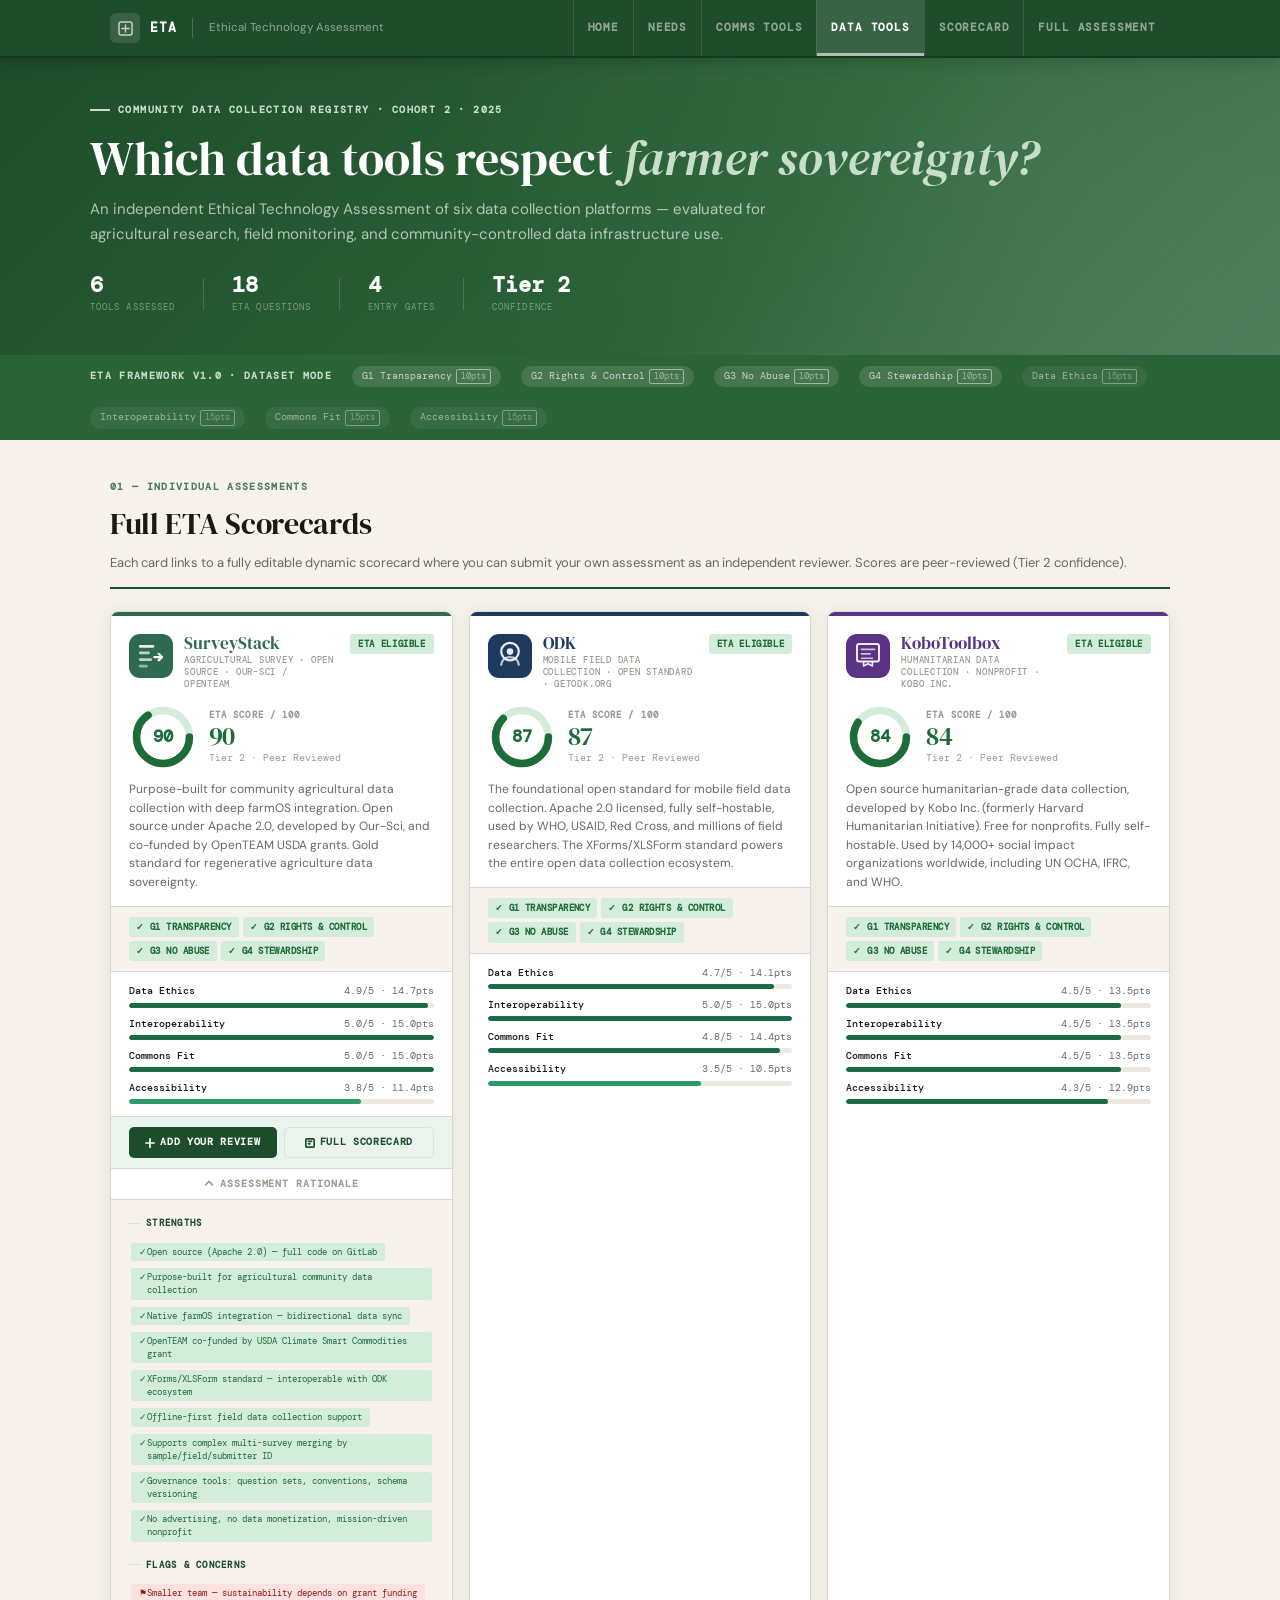
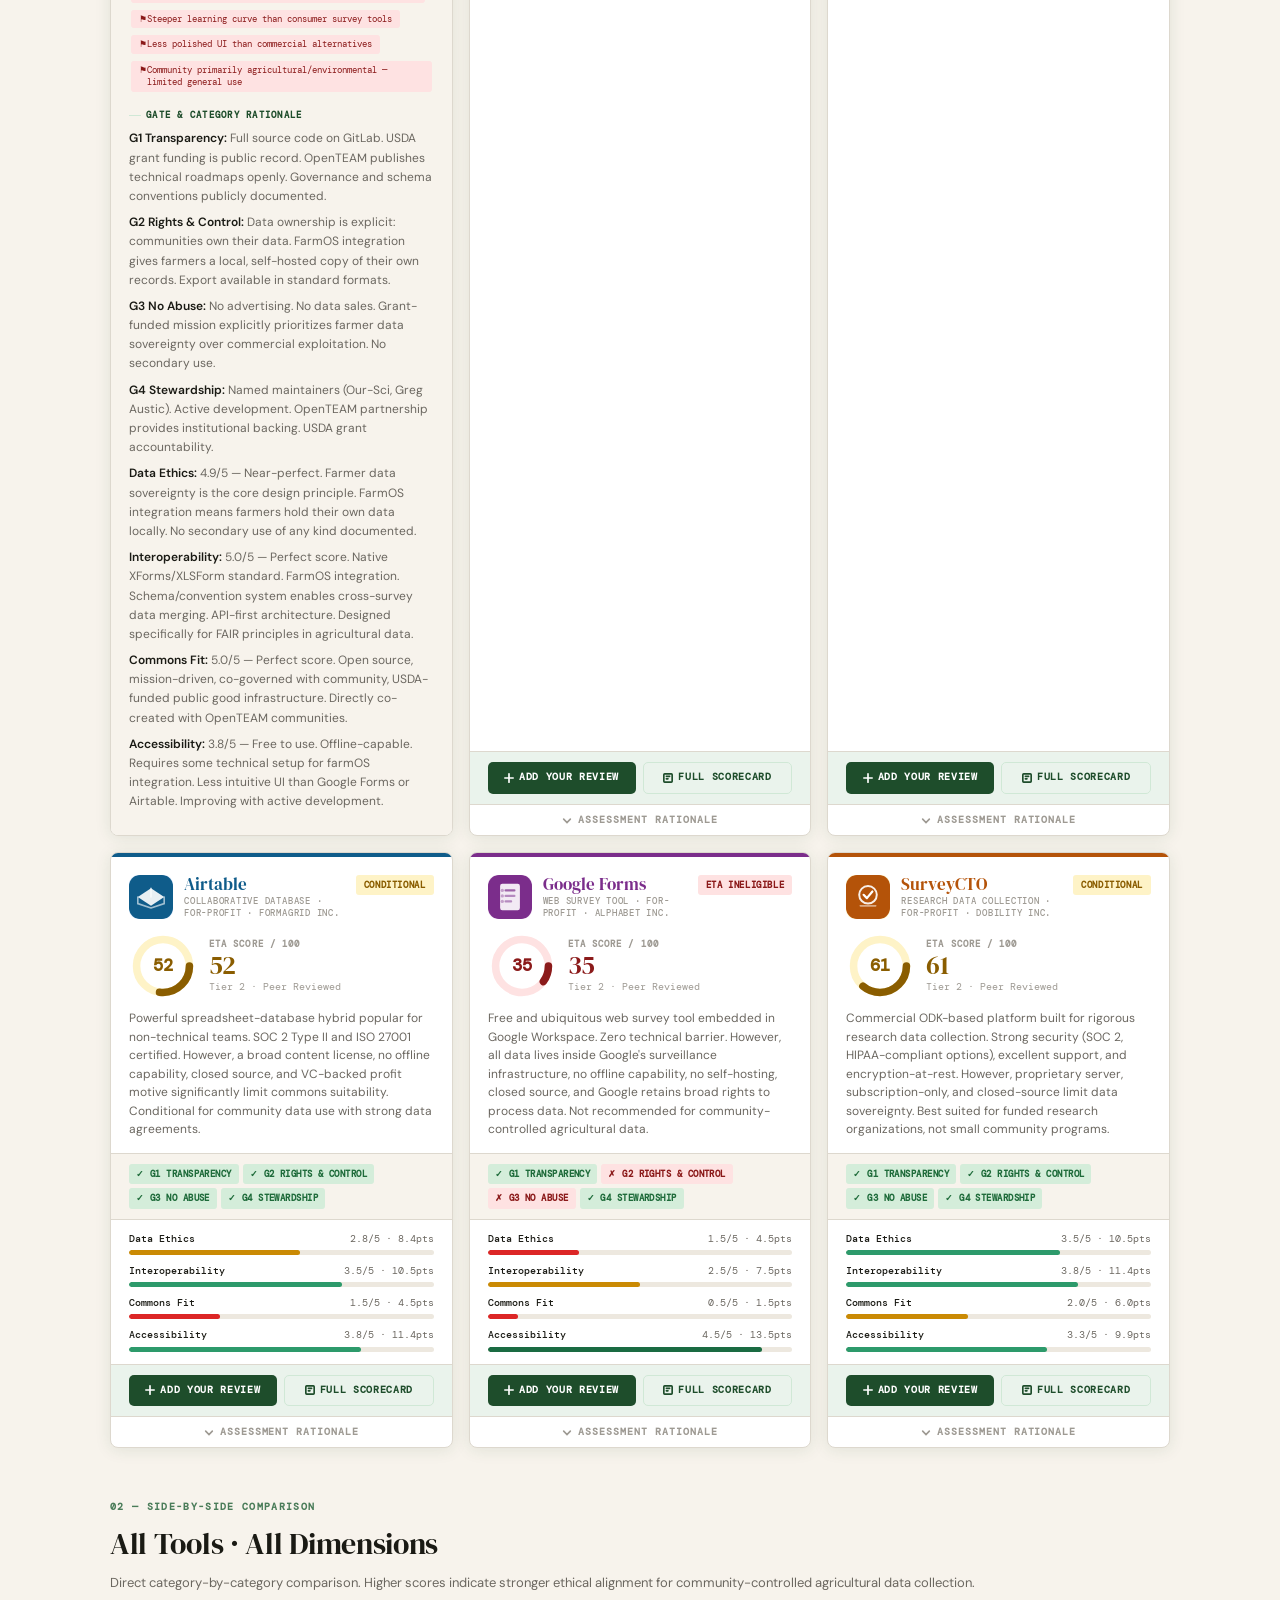
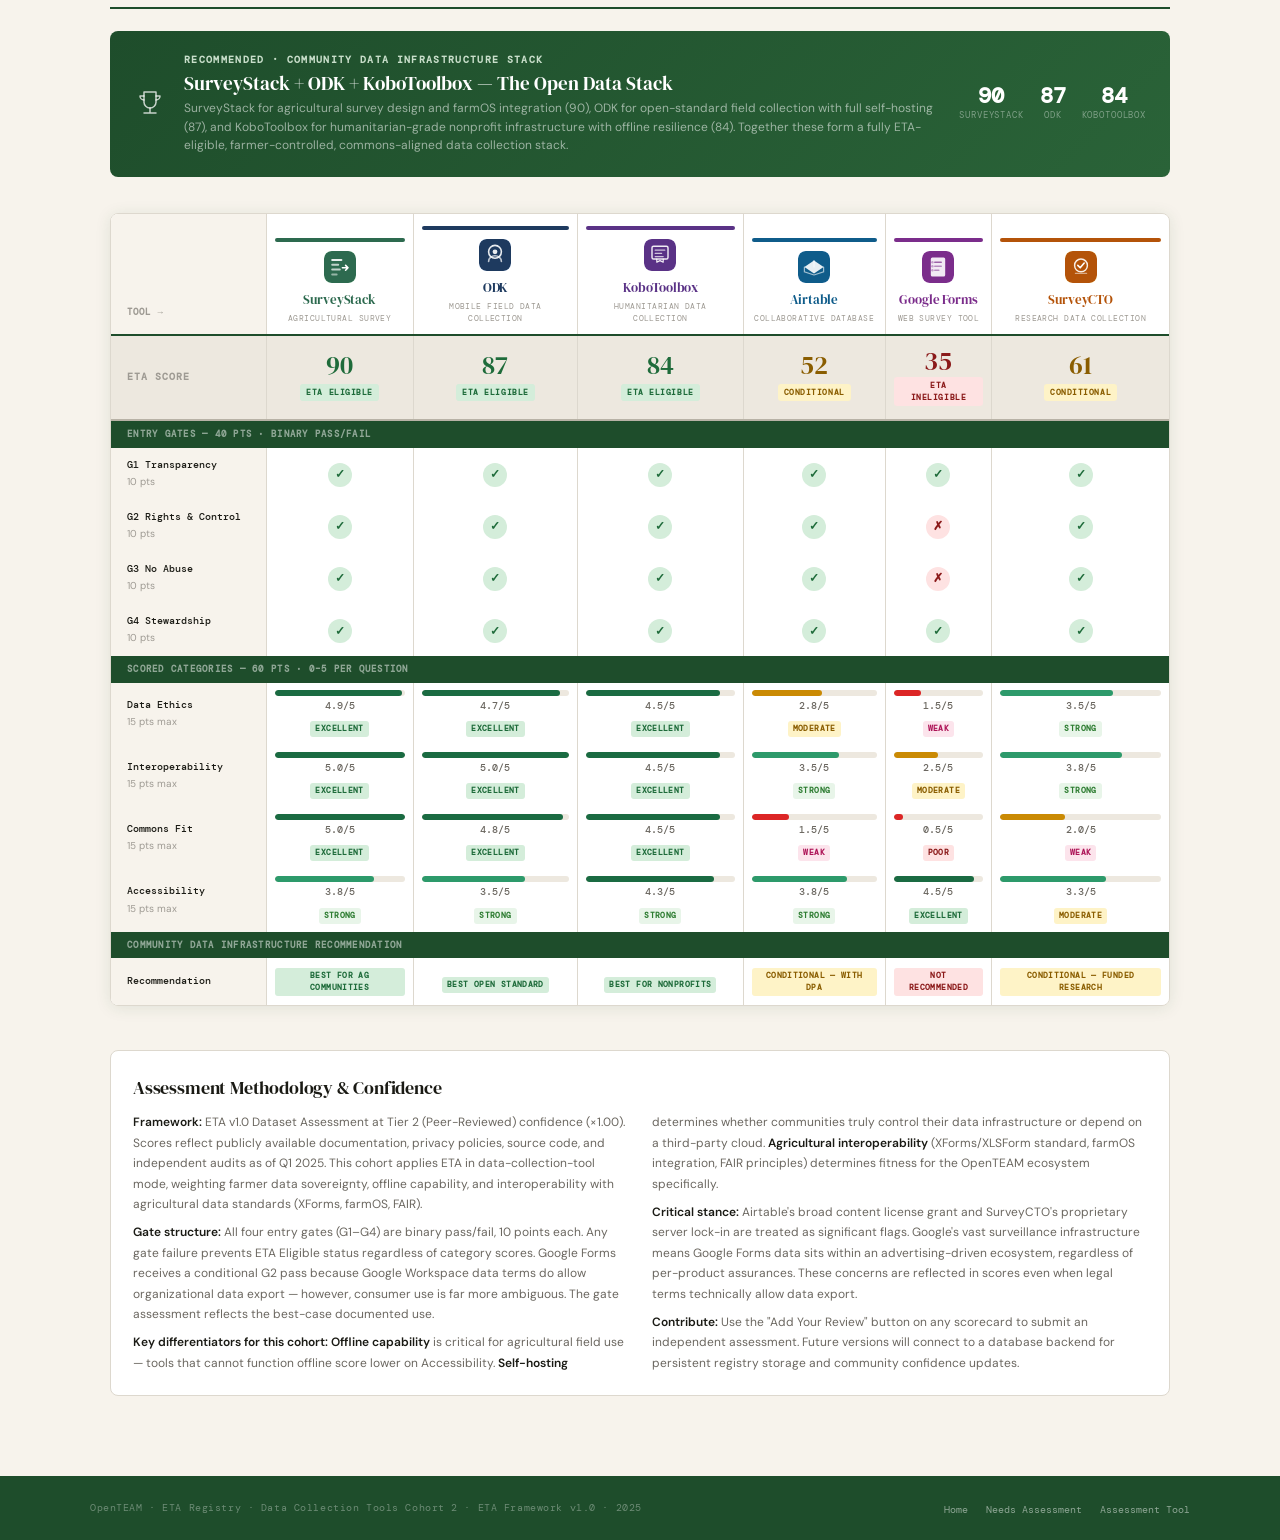
<file: eta-data-comparison.html>
<!DOCTYPE html>
<html lang="en">
<head>
<meta charset="UTF-8">
<meta name="viewport" content="width=device-width, initial-scale=1.0">
<title>ETA Registry — Community Data Collection Tool Comparison</title>
<link rel="preconnect" href="https://fonts.googleapis.com">
<link href="https://fonts.googleapis.com/css2?family=DM+Serif+Display:ital@0;1&family=DM+Mono:wght@400;500;600&family=DM+Sans:ital,opsz,wght@0,9..40,300;0,9..40,400;0,9..40,500;0,9..40,600;0,9..40,700;1,9..40,400&display=swap" rel="stylesheet">
<style>
:root{--forest:#1e4d2b;--forest-md:#2a6338;--forest-lt:#4a7c59;--forest-bg:#eaf3ec;--forest-rim:#d0e8d6;--sage:#5a7f5e;--sage-lt:#c8deca;--ink:#1a1a14;--ink-dim:#6b6760;--ink-faint:#9e9a93;--cream:#f7f3ec;--cream-dk:#ede8df;--line:#ddd8ce;--line-dk:#b8b2a6;--good:#1e6b3a;--good-bg:#d4edda;--good-bdr:#a3d4af;--warn:#8a5d00;--warn-bg:#fef3c7;--warn-bdr:#f5d97e;--bad:#8b1a1a;--bad-bg:#fee2e2;--bad-bdr:#fca5a5;--white:#fff;--r:8px;--shadow:0 2px 16px rgba(30,77,43,.10);--shadow-lg:0 8px 40px rgba(30,77,43,.14)}
*,*::before,*::after{box-sizing:border-box;margin:0;padding:0}
html{scroll-behavior:smooth}
body{font-family:'DM Sans',sans-serif;font-size:15px;line-height:1.6;background:var(--cream);color:var(--ink)}
.topbar{position:sticky;top:0;z-index:100;background:var(--forest);border-bottom:2px solid #16381f;box-shadow:0 2px 16px rgba(0,0,0,.22)}
.topbar-inner{max-width:1100px;margin:0 auto;padding:0 20px;display:flex;align-items:center;justify-content:space-between}
.brand{display:flex;align-items:center;gap:10px;padding:13px 0;text-decoration:none}
.brand-icon{width:30px;height:30px;flex:0 0 30px;background:rgba(255,255,255,.12);border-radius:6px;display:flex;align-items:center;justify-content:center}
.brand-icon svg{width:17px;height:17px}
.brand-name{font-family:'DM Mono',monospace;font-size:13px;font-weight:600;letter-spacing:.06em;text-transform:uppercase;color:#fff}
.brand-sep{width:1px;height:20px;background:rgba(255,255,255,.2);margin:0 6px}
.brand-sub{font-size:11.5px;color:rgba(255,255,255,.5)}
.topbar-nav{display:flex}
.topbar-nav a{font-family:'DM Mono',monospace;font-size:10.5px;font-weight:600;letter-spacing:.08em;text-transform:uppercase;color:rgba(255,255,255,.5);text-decoration:none;padding:0 14px;height:56px;display:flex;align-items:center;border-left:1px solid rgba(255,255,255,.1);transition:color .12s,background .12s;position:relative}
.topbar-nav a:hover{color:rgba(255,255,255,.9);background:rgba(255,255,255,.08)}
.topbar-nav a.active{color:#fff;background:rgba(255,255,255,.12)}
.topbar-nav a.active::after{content:'';position:absolute;bottom:0;left:0;right:0;height:3px;background:rgba(255,255,255,.6)}
.hero{background:linear-gradient(135deg,var(--forest) 0%,var(--forest-md) 60%,var(--forest-lt) 100%);padding:44px 20px 40px;overflow:hidden;position:relative}
.hero::before{content:'';position:absolute;inset:0;background-image:radial-gradient(circle at 80% 20%,rgba(255,255,255,.07) 0%,transparent 55%);pointer-events:none}
.hero-inner{max-width:1100px;margin:0 auto;position:relative}
.hero-eyebrow{font-family:'DM Mono',monospace;font-size:10px;font-weight:600;letter-spacing:.14em;text-transform:uppercase;color:var(--sage-lt);margin-bottom:14px;display:flex;align-items:center;gap:8px}
.hero-eyebrow::before{content:'';width:20px;height:2px;background:var(--sage-lt)}
.hero h1{font-family:'DM Serif Display',serif;font-size:clamp(2rem,4vw,3rem);font-weight:400;color:#fff;line-height:1.1;margin-bottom:12px}
.hero h1 em{font-style:italic;color:var(--sage-lt)}
.hero-sub{font-size:15px;color:rgba(255,255,255,.65);max-width:680px;line-height:1.65;margin-bottom:28px}
.hero-stats{display:flex;flex-wrap:wrap;gap:28px}
.hs-n{font-family:'DM Mono',monospace;font-size:22px;font-weight:600;color:#fff;line-height:1;display:block}
.hs-l{font-family:'DM Mono',monospace;font-size:9px;color:rgba(255,255,255,.4);letter-spacing:.12em;text-transform:uppercase;margin-top:4px;display:block}
.hero-div{width:1px;height:32px;background:rgba(255,255,255,.15);align-self:center}
.fw-row{background:var(--forest-md);padding:11px 20px}
.fw-inner{max-width:1100px;margin:0 auto;display:flex;gap:20px;flex-wrap:wrap;align-items:center}
.fw-label{font-family:'DM Mono',monospace;font-size:9.5px;font-weight:600;letter-spacing:.14em;text-transform:uppercase;color:var(--sage-lt)}
.fw-pill{font-family:'DM Mono',monospace;font-size:9.5px;padding:3px 10px;border-radius:12px;display:inline-flex;align-items:center;gap:4px}
.fw-pill.gate{background:rgba(255,255,255,.12);color:rgba(255,255,255,.7)}
.fw-pill.cat{background:rgba(255,255,255,.06);color:rgba(255,255,255,.5)}
.fw-pts{font-size:8.5px;opacity:.7;border:1px solid currentColor;border-radius:2px;padding:0 4px}
.page-outer{max-width:1100px;margin:0 auto;padding:32px 20px 80px}
.sec-head{margin-bottom:22px;padding-bottom:14px;border-bottom:2px solid var(--forest)}
.sec-ey{font-family:'DM Mono',monospace;font-size:9.5px;font-weight:600;letter-spacing:.14em;text-transform:uppercase;color:var(--forest-lt);margin-bottom:5px}
.sec-title{font-family:'DM Serif Display',serif;font-size:clamp(1.3rem,2.4vw,1.9rem);font-weight:400;color:var(--ink);letter-spacing:-.01em}
.sec-sub{font-size:13px;color:var(--ink-dim);margin-top:4px;line-height:1.55}
.card-grid{display:grid;grid-template-columns:repeat(auto-fill,minmax(320px,1fr));gap:16px;margin-bottom:52px}
@media(max-width:700px){.card-grid{grid-template-columns:1fr}}
.tool-card{background:var(--white);border:1.5px solid var(--line);border-radius:var(--r);overflow:hidden;box-shadow:var(--shadow);display:flex;flex-direction:column;transition:box-shadow .2s,transform .2s}
.tool-card:hover{box-shadow:var(--shadow-lg);transform:translateY(-1px)}
.tc-stripe{height:4px}
.tc-head{padding:18px 18px 14px;border-bottom:1px solid var(--line)}
.tc-top{display:flex;align-items:flex-start;gap:11px;margin-bottom:12px}
.tc-logo{width:44px;height:44px;flex:0 0 44px;border-radius:9px;overflow:hidden;display:flex;align-items:center;justify-content:center}
.tc-logo svg{width:44px;height:44px}
.tc-info{flex:1;min-width:0}
.tc-name{font-family:'DM Serif Display',serif;font-size:17px;font-weight:400;line-height:1.15;margin-bottom:2px}
.tc-type{font-family:'DM Mono',monospace;font-size:8.5px;font-weight:500;letter-spacing:.09em;text-transform:uppercase;color:var(--ink-faint);margin-top:2px;line-height:1.4}
.tc-verdict{font-family:'DM Mono',monospace;font-size:9px;font-weight:600;letter-spacing:.07em;text-transform:uppercase;padding:3px 8px;border-radius:3px;flex:0 0 auto;align-self:flex-start;white-space:nowrap}
.v-eligible{background:var(--good-bg);color:var(--good)}
.v-conditional{background:var(--warn-bg);color:var(--warn)}
.v-ineligible{background:var(--bad-bg);color:var(--bad)}
.tc-score-row{display:flex;align-items:center;gap:12px}
.tc-donut{position:relative;width:68px;height:68px;flex:0 0 68px}
.tc-donut svg{width:100%;height:100%}
.tc-donut-num{position:absolute;inset:0;display:flex;align-items:center;justify-content:center;font-family:'DM Mono',monospace;font-size:17px;font-weight:600}
.tc-score-lbl{font-family:'DM Mono',monospace;font-size:9px;font-weight:600;letter-spacing:.12em;text-transform:uppercase;color:var(--ink-faint);margin-bottom:1px}
.tc-score-big{font-family:'DM Serif Display',serif;font-size:26px;line-height:1;letter-spacing:-.02em}
.tc-tier{font-family:'DM Mono',monospace;font-size:9.5px;color:var(--ink-faint);margin-top:2px}
.tc-desc{font-size:12px;color:var(--ink-dim);line-height:1.55;margin-top:9px}
.tc-gates{display:flex;flex-wrap:wrap;gap:4px;padding:10px 18px;border-bottom:1px solid var(--line);background:var(--cream)}
.tc-gate{display:inline-flex;align-items:center;gap:4px;padding:3px 7px;border-radius:3px;font-family:'DM Mono',monospace;font-size:9px;font-weight:600;letter-spacing:.05em;text-transform:uppercase}
.gate-pass{background:var(--good-bg);color:var(--good)}
.gate-fail{background:var(--bad-bg);color:var(--bad)}
.tc-cats{padding:12px 18px;flex:1}
.tc-cat{margin-bottom:9px}.tc-cat:last-child{margin:0}
.tcc-top{display:flex;align-items:center;justify-content:space-between;margin-bottom:3px}
.tcc-name{font-family:'DM Mono',monospace;font-size:9.5px;font-weight:500;color:var(--ink)}
.tcc-val{font-family:'DM Mono',monospace;font-size:9.5px;color:var(--ink-dim)}
.tcc-track{height:5px;background:var(--cream-dk);border-radius:5px;overflow:hidden}
.tcc-fill{height:100%;border-radius:5px}
.tc-actions{display:flex;gap:7px;padding:10px 18px;border-top:1px solid var(--line);background:var(--forest-bg)}
.tc-btn{display:inline-flex;align-items:center;gap:5px;padding:7px 12px;border-radius:5px;font-family:'DM Mono',monospace;font-size:9.5px;font-weight:600;letter-spacing:.07em;text-transform:uppercase;text-decoration:none;border:none;cursor:pointer;transition:all .15s;flex:1;justify-content:center}
.tc-btn-primary{background:var(--forest);color:#fff}
.tc-btn-primary:hover{background:var(--forest-md)}
.tc-btn-secondary{background:transparent;color:var(--forest);border:1.5px solid var(--forest-rim)}
.tc-btn-secondary:hover{background:var(--forest-bg);border-color:var(--forest)}
.tc-btn svg{width:10px;height:10px;stroke:currentColor;fill:none;flex:0 0 10px;stroke-linecap:round;stroke-linejoin:round}
.tc-expand-btn{width:100%;padding:9px 18px;border:none;background:transparent;border-top:1px solid var(--line);font-family:'DM Mono',monospace;font-size:9.5px;font-weight:600;letter-spacing:.1em;text-transform:uppercase;color:var(--ink-faint);cursor:pointer;display:flex;align-items:center;justify-content:center;gap:6px;transition:background .15s,color .15s}
.tc-expand-btn:hover{background:var(--cream);color:var(--forest)}
.tc-expand-btn svg{width:10px;height:10px;stroke:currentColor;fill:none;stroke-linecap:round;transition:transform .2s}
.tool-card.open .tc-expand-btn svg{transform:rotate(180deg)}
.tc-detail{display:none;padding:16px 18px;border-top:1px solid var(--line);background:var(--cream)}
.tool-card.open .tc-detail{display:block}
.td-sec{margin-bottom:14px}.td-sec:last-child{margin:0}
.td-label{font-family:'DM Mono',monospace;font-size:9px;font-weight:600;letter-spacing:.14em;text-transform:uppercase;color:var(--forest);margin-bottom:7px;display:flex;align-items:center;gap:5px}
.td-label::before{content:'';width:12px;height:1px;background:var(--forest-rim)}
.flag-i,.str-i{display:inline-flex;padding:3px 8px;border-radius:3px;margin:2px;font-family:'DM Mono',monospace;font-size:9px;line-height:1.4}
.flag-i{background:var(--bad-bg);color:var(--bad)}.flag-i::before{content:'⚑ '}
.str-i{background:var(--good-bg);color:var(--good)}.str-i::before{content:'✓ '}
.rat-item{margin-bottom:7px;font-size:12px;color:var(--ink-dim);line-height:1.6}
.rat-item strong{color:var(--ink);font-weight:600}
.winner{background:linear-gradient(135deg,var(--forest) 0%,var(--forest-md) 100%);border-radius:var(--r);padding:22px 24px;margin-bottom:36px;display:grid;grid-template-columns:auto 1fr auto;gap:18px;align-items:center}
@media(max-width:600px){.winner{grid-template-columns:1fr}.wc-scores{display:none}}
.wc-icon{width:32px;height:32px;flex:0 0 32px}
.wc-ey{font-family:'DM Mono',monospace;font-size:9.5px;font-weight:600;letter-spacing:.14em;text-transform:uppercase;color:var(--sage-lt);margin-bottom:4px}
.wc-title{font-family:'DM Serif Display',serif;font-size:1.2rem;color:#fff;line-height:1.2}
.wc-desc{font-size:12px;color:rgba(255,255,255,.55);margin-top:4px;line-height:1.55}
.wc-scores{display:flex;gap:16px}
.wcs-n{font-family:'DM Mono',monospace;font-size:22px;font-weight:600;color:#fff;line-height:1;display:block;text-align:center}
.wcs-l{font-family:'DM Mono',monospace;font-size:8.5px;color:rgba(255,255,255,.4);letter-spacing:.1em;text-transform:uppercase;margin-top:2px;display:block;text-align:center}
.compare-wrap{overflow-x:auto;border:1.5px solid var(--line);border-radius:var(--r);box-shadow:var(--shadow);margin-bottom:44px}
.compare-table{width:100%;border-collapse:collapse;background:var(--white);min-width:900px}
.cth-row{border-bottom:2px solid var(--forest)}
.cth-first{width:155px;padding:14px 16px;background:var(--cream);border-right:1px solid var(--line);vertical-align:bottom;font-family:'DM Mono',monospace;font-size:9px;font-weight:600;letter-spacing:.12em;text-transform:uppercase;color:var(--ink-faint)}
.cth-tool{padding:12px 8px 9px;text-align:center;border-right:1px solid var(--line);vertical-align:bottom}
.cth-tool:last-child{border-right:none}
.cth-stripe{height:4px;border-radius:2px;margin-bottom:9px}
.cth-logo{width:32px;height:32px;margin:0 auto 7px;display:flex;align-items:center;justify-content:center;border-radius:7px;overflow:hidden}
.cth-logo svg{width:32px;height:32px}
.cth-name{font-family:'DM Serif Display',serif;font-size:13px;color:var(--ink);letter-spacing:-.01em}
.cth-type{font-family:'DM Mono',monospace;font-size:7.5px;color:var(--ink-faint);letter-spacing:.06em;text-transform:uppercase;margin-top:2px}
.score-row td{background:var(--cream-dk);border-bottom:2px solid var(--line-dk)}
.score-cell-first{padding:12px 16px;border-right:1px solid var(--line);font-family:'DM Mono',monospace;font-size:9.5px;font-weight:600;color:var(--ink-faint);text-transform:uppercase;letter-spacing:.1em}
.score-cell{padding:12px 8px;text-align:center;border-right:1px solid var(--line)}
.score-cell:last-child{border-right:none}
.score-num{font-family:'DM Serif Display',serif;font-size:26px;line-height:1}
.score-vp{font-family:'DM Mono',monospace;font-size:8px;font-weight:600;letter-spacing:.07em;text-transform:uppercase;padding:2px 6px;border-radius:3px;display:inline-block;margin-top:3px}
.row-lc{padding:10px 16px;border-right:1px solid var(--line);background:var(--cream);vertical-align:middle}
.rl-n{font-family:'DM Mono',monospace;font-size:9.5px;font-weight:500;color:var(--ink)}
.rl-s{font-size:10px;color:var(--ink-faint);margin-top:1px}
.gate-cell{padding:9px 8px;text-align:center;border-right:1px solid var(--line);vertical-align:middle}
.gate-cell:last-child{border-right:none}
.gm{width:24px;height:24px;border-radius:50%;display:inline-flex;align-items:center;justify-content:center;font-size:12px;font-weight:700}
.gm-pass{background:var(--good-bg);color:var(--good)}
.gm-fail{background:var(--bad-bg);color:var(--bad)}
.bar-cell{padding:7px 8px;border-right:1px solid var(--line);vertical-align:middle}
.bar-cell:last-child{border-right:none}
.bc-track{height:6px;background:var(--cream-dk);border-radius:6px;overflow:hidden;margin-bottom:3px}
.bc-fill{height:100%;border-radius:6px}
.bc-val{font-family:'DM Mono',monospace;font-size:9.5px;font-weight:500;color:var(--ink-dim);text-align:center}
.rp{display:inline-block;font-family:'DM Mono',monospace;font-size:7.5px;font-weight:600;letter-spacing:.05em;text-transform:uppercase;padding:2px 5px;border-radius:3px;margin-top:2px}
.rp-5{background:var(--good-bg);color:var(--good)}.rp-4{background:#e8f5e9;color:#2e7d32}
.rp-3{background:var(--warn-bg);color:var(--warn)}.rp-2{background:#fce4ec;color:#ad1457}.rp-1{background:var(--bad-bg);color:var(--bad)}
.sec-sep td{padding:6px 16px;background:var(--forest);font-family:'DM Mono',monospace;font-size:9px;font-weight:600;letter-spacing:.14em;text-transform:uppercase;color:rgba(255,255,255,.5)}
.ct-body tr:nth-child(even) .row-lc{background:var(--cream)}
.rec-cell{padding:8px 8px;text-align:center;border-right:1px solid var(--line)}.rec-cell:last-child{border-right:none}
.methodology{background:var(--white);border:1.5px solid var(--line);border-radius:var(--r);padding:22px;margin-top:36px}
.meth-head{font-family:'DM Serif Display',serif;font-size:1.15rem;color:var(--ink);margin-bottom:10px;letter-spacing:-.01em}
.meth-body{font-size:12px;color:var(--ink-dim);line-height:1.7;column-count:2;column-gap:24px}
@media(max-width:600px){.meth-body{column-count:1}}
.meth-body p{margin-bottom:8px}.meth-body p:last-child{margin:0}
.meth-body strong{color:var(--ink);font-weight:600}
footer{background:var(--forest);padding:20px}
.foot-inner{max-width:1100px;margin:0 auto;display:flex;align-items:center;justify-content:space-between;flex-wrap:wrap;gap:10px}
.foot-l{font-family:'DM Mono',monospace;font-size:9.5px;color:rgba(255,255,255,.35);letter-spacing:.06em}
.foot-r a{font-family:'DM Mono',monospace;font-size:9.5px;color:rgba(255,255,255,.5);text-decoration:none;margin-left:14px;transition:color .12s}
.foot-r a:hover{color:#fff}
</style>
</head>
<body>

<nav class="topbar">
  <div class="topbar-inner">
    <a class="brand" href="index.html">
      <div class="brand-icon">
        <svg viewBox="0 0 17 17" fill="none" stroke="rgba(255,255,255,.7)" stroke-width="1.5" stroke-linecap="round"><rect x="2" y="2" width="13" height="13" rx="2"/><path d="M5 8.5h7M8.5 5v7"/></svg>
      </div>
      <span class="brand-name">ETA</span>
      <div class="brand-sep"></div>
      <span class="brand-sub">Ethical Technology Assessment</span>
    </a>
    <div class="topbar-nav">
      <a href="index.html">Home</a>
      <a href="needs-assessment.html">Needs</a>
      <a href="eta-comparison.html">Comms Tools</a>
      <a href="#" class="active">Data Tools</a>
      <a href="eta-scorecard.html">Scorecard</a>
      <a href="eta_unified.html">Full Assessment</a>
    </div>
  </div>
</nav>

<header class="hero">
  <div class="hero-inner">
    <div class="hero-eyebrow">Community Data Collection Registry · Cohort 2 · 2025</div>
    <h1>Which data tools respect <em>farmer sovereignty?</em></h1>
    <p class="hero-sub">An independent Ethical Technology Assessment of six data collection platforms — evaluated for agricultural research, field monitoring, and community-controlled data infrastructure use.</p>
    <div class="hero-stats">
      <div class="hero-stat"><span class="hs-n">6</span><span class="hs-l">Tools Assessed</span></div>
      <div class="hero-div"></div>
      <div class="hero-stat"><span class="hs-n">18</span><span class="hs-l">ETA Questions</span></div>
      <div class="hero-div"></div>
      <div class="hero-stat"><span class="hs-n">4</span><span class="hs-l">Entry Gates</span></div>
      <div class="hero-div"></div>
      <div class="hero-stat"><span class="hs-n">Tier 2</span><span class="hs-l">Confidence</span></div>
    </div>
  </div>
</header>

<div class="fw-row">
  <div class="fw-inner">
    <span class="fw-label">ETA Framework v1.0 · Dataset Mode</span>
    <span class="fw-pill gate">G1 Transparency <span class="fw-pts">10pts</span></span>
    <span class="fw-pill gate">G2 Rights &amp; Control <span class="fw-pts">10pts</span></span>
    <span class="fw-pill gate">G3 No Abuse <span class="fw-pts">10pts</span></span>
    <span class="fw-pill gate">G4 Stewardship <span class="fw-pts">10pts</span></span>
    <span class="fw-pill cat">Data Ethics <span class="fw-pts">15pts</span></span>
    <span class="fw-pill cat">Interoperability <span class="fw-pts">15pts</span></span>
    <span class="fw-pill cat">Commons Fit <span class="fw-pts">15pts</span></span>
    <span class="fw-pill cat">Accessibility <span class="fw-pts">15pts</span></span>
  </div>
</div>

<div class="page-outer">
  <div style="padding-top:8px">
    <div class="sec-head">
      <div class="sec-ey">01 — Individual Assessments</div>
      <div class="sec-title">Full ETA Scorecards</div>
      <div class="sec-sub">Each card links to a fully editable dynamic scorecard where you can submit your own assessment as an independent reviewer. Scores are peer-reviewed (Tier 2 confidence).</div>
    </div>
    <div class="card-grid" id="card-grid"></div>
  </div>

  <div class="sec-head">
    <div class="sec-ey">02 — Side-by-Side Comparison</div>
    <div class="sec-title">All Tools · All Dimensions</div>
    <div class="sec-sub">Direct category-by-category comparison. Higher scores indicate stronger ethical alignment for community-controlled agricultural data collection.</div>
  </div>

  <div class="winner">
    <div class="wc-icon">
      <svg viewBox="0 0 32 32" fill="none" stroke="rgba(255,255,255,.75)" stroke-width="1.5" stroke-linecap="round" stroke-linejoin="round">
        <path d="M10 4h12v10a6 6 0 01-12 0V4z"/><path d="M10 8H6a4 4 0 004 4M22 8h4a4 4 0 01-4 4M16 20v5M10 25h12"/>
      </svg>
    </div>
    <div>
      <div class="wc-ey">Recommended · Community Data Infrastructure Stack</div>
      <div class="wc-title">SurveyStack + ODK + KoboToolbox — The Open Data Stack</div>
      <div class="wc-desc">SurveyStack for agricultural survey design and farmOS integration (90), ODK for open-standard field collection with full self-hosting (87), and KoboToolbox for humanitarian-grade nonprofit infrastructure with offline resilience (84). Together these form a fully ETA-eligible, farmer-controlled, commons-aligned data collection stack.</div>
    </div>
    <div class="wc-scores">
      <div><span class="wcs-n">90</span><span class="wcs-l">SurveyStack</span></div>
      <div><span class="wcs-n">87</span><span class="wcs-l">ODK</span></div>
      <div><span class="wcs-n">84</span><span class="wcs-l">KoboToolbox</span></div>
    </div>
  </div>

  <div class="compare-wrap"><table class="compare-table" id="compare-table"></table></div>

  <div class="methodology">
    <div class="meth-head">Assessment Methodology &amp; Confidence</div>
    <div class="meth-body">
      <p><strong>Framework:</strong> ETA v1.0 Dataset Assessment at Tier 2 (Peer-Reviewed) confidence (×1.00). Scores reflect publicly available documentation, privacy policies, source code, and independent audits as of Q1 2025. This cohort applies ETA in data-collection-tool mode, weighting farmer data sovereignty, offline capability, and interoperability with agricultural data standards (XForms, farmOS, FAIR).</p>
      <p><strong>Gate structure:</strong> All four entry gates (G1–G4) are binary pass/fail, 10 points each. Any gate failure prevents ETA Eligible status regardless of category scores. Google Forms receives a conditional G2 pass because Google Workspace data terms do allow organizational data export — however, consumer use is far more ambiguous. The gate assessment reflects the best-case documented use.</p>
      <p><strong>Key differentiators for this cohort:</strong> <strong>Offline capability</strong> is critical for agricultural field use — tools that cannot function offline score lower on Accessibility. <strong>Self-hosting</strong> determines whether communities truly control their data infrastructure or depend on a third-party cloud. <strong>Agricultural interoperability</strong> (XForms/XLSForm standard, farmOS integration, FAIR principles) determines fitness for the OpenTEAM ecosystem specifically.</p>
      <p><strong>Critical stance:</strong> Airtable's broad content license grant and SurveyCTO's proprietary server lock-in are treated as significant flags. Google's vast surveillance infrastructure means Google Forms data sits within an advertising-driven ecosystem, regardless of per-product assurances. These concerns are reflected in scores even when legal terms technically allow data export.</p>
      <p><strong>Contribute:</strong> Use the "Add Your Review" button on any scorecard to submit an independent assessment. Future versions will connect to a database backend for persistent registry storage and community confidence updates.</p>
    </div>
  </div>
</div>

<footer>
  <div class="foot-inner">
    <span class="foot-l">OpenTEAM · ETA Registry · Data Collection Tools Cohort 2 · ETA Framework v1.0 · 2025</span>
    <div class="foot-r">
      <a href="index.html">Home</a>
      <a href="needs-assessment.html">Needs Assessment</a>
      <a href="eta_unified.html">Assessment Tool</a>
    </div>
  </div>
</footer>

<script>
const TOOLS=[
  {
    id:'surveystack',name:'SurveyStack',color:'#2d6a4f',pale:'#d8f3dc',
    type:'Agricultural Survey · Open Source · Our-Sci / OpenTEAM',
    score:90,verdict:'eligible',tier:'Tier 2 · Peer Reviewed',
    desc:'Purpose-built for community agricultural data collection with deep farmOS integration. Open source under Apache 2.0, developed by Our-Sci, and co-funded by OpenTEAM USDA grants. Gold standard for regenerative agriculture data sovereignty.',
    gates:{'G1 Transparency':true,'G2 Rights & Control':true,'G3 No Abuse':true,'G4 Stewardship':true},
    cats:{'Data Ethics':{s:4.9,p:14.7},'Interoperability':{s:5.0,p:15.0},'Commons Fit':{s:5.0,p:15.0},'Accessibility':{s:3.8,p:11.4}},
    strengths:['Open source (Apache 2.0) — full code on GitLab','Purpose-built for agricultural community data collection','Native farmOS integration — bidirectional data sync','OpenTEAM co-funded by USDA Climate Smart Commodities grant','XForms/XLSForm standard — interoperable with ODK ecosystem','Offline-first field data collection support','Supports complex multi-survey merging by sample/field/submitter ID','Governance tools: question sets, conventions, schema versioning','No advertising, no data monetization, mission-driven nonprofit'],
    flags:['Smaller team — sustainability depends on grant funding','Steeper learning curve than consumer survey tools','Less polished UI than commercial alternatives','Community primarily agricultural/environmental — limited general use'],
    rationale:{
      'G1 Transparency':'Full source code on GitLab. USDA grant funding is public record. OpenTEAM publishes technical roadmaps openly. Governance and schema conventions publicly documented.',
      'G2 Rights & Control':'Data ownership is explicit: communities own their data. FarmOS integration gives farmers a local, self-hosted copy of their own records. Export available in standard formats.',
      'G3 No Abuse':'No advertising. No data sales. Grant-funded mission explicitly prioritizes farmer data sovereignty over commercial exploitation. No secondary use.',
      'G4 Stewardship':'Named maintainers (Our-Sci, Greg Austic). Active development. OpenTEAM partnership provides institutional backing. USDA grant accountability.',
      'Data Ethics':'4.9/5 — Near-perfect. Farmer data sovereignty is the core design principle. FarmOS integration means farmers hold their own data locally. No secondary use of any kind documented.',
      'Interoperability':'5.0/5 — Perfect score. Native XForms/XLSForm standard. FarmOS integration. Schema/convention system enables cross-survey data merging. API-first architecture. Designed specifically for FAIR principles in agricultural data.',
      'Commons Fit':'5.0/5 — Perfect score. Open source, mission-driven, co-governed with community, USDA-funded public good infrastructure. Directly co-created with OpenTEAM communities.',
      'Accessibility':'3.8/5 — Free to use. Offline-capable. Requires some technical setup for farmOS integration. Less intuitive UI than Google Forms or Airtable. Improving with active development.'
    }
  },
  {
    id:'odk',name:'ODK',color:'#1e3a5f',pale:'#dbeafe',
    type:'Mobile Field Data Collection · Open Standard · Getodk.org',
    score:87,verdict:'eligible',tier:'Tier 2 · Peer Reviewed',
    desc:'The foundational open standard for mobile field data collection. Apache 2.0 licensed, fully self-hostable, used by WHO, USAID, Red Cross, and millions of field researchers. The XForms/XLSForm standard powers the entire open data collection ecosystem.',
    gates:{'G1 Transparency':true,'G2 Rights & Control':true,'G3 No Abuse':true,'G4 Stewardship':true},
    cats:{'Data Ethics':{s:4.7,p:14.1},'Interoperability':{s:5.0,p:15.0},'Commons Fit':{s:4.8,p:14.4},'Accessibility':{s:3.5,p:10.5}},
    strengths:['Apache 2.0 — fully open source, clients and server (ODK Central)','XForms/XLSForm — the open standard for mobile data collection','Complete self-hosting: ODK Central on your own server','Offline-first Android app (ODK Collect) — works without connectivity','REST API with Python/R integrations for analysis pipelines','End-to-end encryption support for sensitive data','Used by WHO, USAID, Red Cross, CDC — proven at global scale','ODK Cloud for managed hosting if self-hosting not feasible','Active community forum and welcoming contributor ecosystem'],
    flags:['Self-hosting requires server administration skills','ODK Cloud managed hosting starts at $169/mo','Android-first: iOS support via web forms only (Collect app is Android)','Form design via XLSForm spreadsheet requires training','No built-in data visualization beyond basic summaries'],
    rationale:{
      'G1 Transparency':'Full source code on GitHub. All tools open source under Apache 2.0. Documentation comprehensive. Community forum public. Development roadmap openly discussed.',
      'G2 Rights & Control':'Self-hosted deployments mean organizations control all data. ODK Cloud has clear data ownership terms. Full data export in standard formats. No lock-in.',
      'G3 No Abuse':'No advertising, no data monetization. Community-governed open standard. ODK Cloud pricing is transparent and purely operational — no surveillance.',
      'G4 Stewardship':'Named maintainers at getodk.org. Active development (ODK Web Forms in progress). Welcoming community of thousands. Founded 2008; proven long-term sustainability.',
      'Data Ethics':'4.7/5 — Excellent. Self-hosted deployments give full data control. ODK Cloud introduces a third-party dependency (scored conservatively). No secondary data use documented.',
      'Interoperability':'5.0/5 — Perfect. ODK defined the XForms/XLSForm standard that the entire field data collection ecosystem uses. Compatible with KoboToolbox, SurveyStack, Ona, and hundreds of other tools. REST API. Python/R integrations.',
      'Commons Fit':'4.8/5 — Near-perfect. Apache 2.0 permissive license. Fully self-hostable. Open governance. Slight deduction because ODK Cloud (managed hosting) is a commercial service, adding dependency.',
      'Accessibility':'3.5/5 — Free to self-host. ODK Cloud adds cost. Setup requires technical skill. Android-focused limits iOS users. XLSForm design has a learning curve, though it is the field standard.'
    }
  },
  {
    id:'kobo',name:'KoboToolbox',color:'#5a3286',pale:'#ede8f7',
    type:'Humanitarian Data Collection · Nonprofit · Kobo Inc.',
    score:84,verdict:'eligible',tier:'Tier 2 · Peer Reviewed',
    desc:'Open source humanitarian-grade data collection, developed by Kobo Inc. (formerly Harvard Humanitarian Initiative). Free for nonprofits. Fully self-hostable. Used by 14,000+ social impact organizations worldwide, including UN OCHA, IFRC, and WHO.',
    gates:{'G1 Transparency':true,'G2 Rights & Control':true,'G3 No Abuse':true,'G4 Stewardship':true},
    cats:{'Data Ethics':{s:4.5,p:13.5},'Interoperability':{s:4.5,p:13.5},'Commons Fit':{s:4.5,p:13.5},'Accessibility':{s:4.3,p:12.9}},
    strengths:['Open source (AGPL-3.0) — full code on GitHub','Free for nonprofits — no submission limits on humanitarian server','Fully self-hostable via kobo-install (Docker)','Built on ODK standard — XForms compatible across ecosystem','Offline data collection via KoboCollect (Android) and web forms','Used by WHO, UN OCHA, IFRC, IRC — proven humanitarian scale','Form builder with drag-and-drop interface (lower barrier than raw XLSForm)','Role-based access control and project sharing','Kobo is independent nonprofit since 2019'],
    flags:['AGPL-3.0 license — modifications must be open (stricter than ODK Apache 2.0)','Cloud server (kf.kobotoolbox.org) hosted on AWS — US jurisdiction','Business tier pricing can be high for larger organizations','Development pace slower than ODK since UN OCHA handoff (2023)','Limited built-in GIS/geospatial analysis tools'],
    rationale:{
      'G1 Transparency':'Full source code on GitHub. Nonprofit structure with public governance. Clear data privacy policy. Transparency report not formally published but organizational structure is public.',
      'G2 Rights & Control':'Users own their data. Full export in XLS, CSV, GeoJSON, KML. Self-hosting gives complete control. Cloud server has clear terms — Kobo does not access, share, or sell user data.',
      'G3 No Abuse':'Nonprofit structure prevents commercial data exploitation. No advertising. Free tier subsidized by partners (UN OCHA, IFRC). Mission is explicit social good.',
      'G4 Stewardship':'Kobo Inc. is an independent nonprofit since 2019. Named leadership. Active development. 14,000+ organizations depend on platform — strong institutional commitment.',
      'Data Ethics':'4.5/5 — Excellent. Strong nonprofit stewardship. Cloud server on AWS introduces US jurisdiction risk for sensitive international data. Self-hosting eliminates this concern.',
      'Interoperability':'4.5/5 — Built on ODK standard; fully XForms compatible. REST API. Integrates with Power BI, Google Sheets, Tableau. KoboCollect based on ODK Collect. Strong but not as deep as SurveyStack agricultural integration.',
      'Commons Fit':'4.5/5 — Open source, nonprofit, self-hostable. AGPL-3.0 (copyleft) ensures modifications remain open. Strong commons alignment; not co-governed with user community beyond survey input.',
      'Accessibility':'4.3/5 — Free for nonprofits is a major strength. Drag-and-drop form builder lowers barrier. Web and mobile. Offline-capable. Highest accessibility score in cohort.'
    }
  },
  {
    id:'airtable',name:'Airtable',color:'#0f5c8a',pale:'#dbeafe',
    type:'Collaborative Database · For-Profit · Formagrid Inc.',
    score:52,verdict:'conditional',tier:'Tier 2 · Peer Reviewed',
    desc:'Powerful spreadsheet-database hybrid popular for non-technical teams. SOC 2 Type II and ISO 27001 certified. However, a broad content license, no offline capability, closed source, and VC-backed profit motive significantly limit commons suitability. Conditional for community data use with strong data agreements.',
    gates:{'G1 Transparency':true,'G2 Rights & Control':true,'G3 No Abuse':true,'G4 Stewardship':true},
    cats:{'Data Ethics':{s:2.8,p:8.4},'Interoperability':{s:3.5,p:10.5},'Commons Fit':{s:1.5,p:4.5},'Accessibility':{s:3.8,p:11.4}},
    strengths:['SOC 2 Type II and ISO 27001 certified security','Polished no-code UI — very low technical barrier','REST API with good documentation','Strong third-party integrations (Zapier, Slack, GitHub, etc.)','AI features do not train on customer data (documented contractually)','GDPR and CCPA compliance frameworks available','DPA (Data Processing Addendum) available for enterprise'],
    flags:['Broad irrevocable content license to access, copy, modify your data','No offline capability — requires internet connectivity at all times','Closed source — no ability to inspect or self-host','VC-backed for-profit: subject to acquisition or business model change','Free plan severely limited; meaningful use requires subscription','Pricing scales significantly for larger teams','No XForms/XLSForm compatibility — not interoperable with ODK ecosystem','Usage data collected for product improvement without opt-out'],
    rationale:{
      'G1 Transparency':'Privacy policy published. SOC 2 and ISO 27001 certifications third-party audited. Terms of service clearly written. Closed source means server-side behavior cannot be verified.',
      'G2 Rights & Control':'Data export available in CSV. API access for bulk export. However, the content license grants Airtable irrevocable rights to access and copy your data. DPA available for enterprise users. Conditional pass.',
      'G3 No Abuse':'AI does not train on customer data per contractual terms. No advertising-based revenue model. However, usage patterns are collected. VC-backed business model could shift with acquisition.',
      'G4 Stewardship':'Formagrid Inc. is a named, well-funded company with SOC 2 accountability. Active development. However, VC backing means exit pressure exists. No community governance.',
      'Data Ethics':'2.8/5 — The broad irrevocable content license is a significant ETA concern. No offline use. Usage analytics without opt-out. Not designed for data sovereignty; designed for team productivity.',
      'Interoperability':'3.5/5 — Good REST API. Strong integrations ecosystem. CSV/JSON export. However, not XForms compatible — cannot integrate with ODK/KoboToolbox/SurveyStack ecosystem. No open standard.',
      'Commons Fit':'1.5/5 — Fully proprietary, closed source, VC-backed. No self-hosting. No community governance. Subscription-dependent. Not a commons tool despite useful collaboration features.',
      'Accessibility':'3.8/5 — Very easy to use with drag-and-drop. No technical barrier for form creation. Generous free tier for small teams. Requires internet. Pricing escalates for community-scale use.'
    }
  },
  {
    id:'googleforms',name:'Google Forms',color:'#7b2d8b',pale:'#f3e5f5',
    type:'Web Survey Tool · For-Profit · Alphabet Inc.',
    score:35,verdict:'ineligible',tier:'Tier 2 · Peer Reviewed',
    desc:'Free and ubiquitous web survey tool embedded in Google Workspace. Zero technical barrier. However, all data lives inside Google\'s surveillance infrastructure, no offline capability, no self-hosting, closed source, and Google retains broad rights to process data. Not recommended for community-controlled agricultural data.',
    gates:{'G1 Transparency':true,'G2 Rights & Control':false,'G3 No Abuse':false,'G4 Stewardship':true},
    cats:{'Data Ethics':{s:1.5,p:4.5},'Interoperability':{s:2.5,p:7.5},'Commons Fit':{s:0.5,p:1.5},'Accessibility':{s:4.5,p:13.5}},
    strengths:['Completely free — zero cost barrier','Zero technical knowledge required to create forms','Available in 100+ languages — widest language coverage in cohort','Integrates natively with Google Sheets for analysis','Google Workspace for Education provides FERPA compliance context','HTTPS encryption in transit','Familiar to most internet users globally'],
    flags:['GATE G2 FAIL — data processed within Google advertising infrastructure','GATE G3 FAIL — Google\'s business model is surveillance capitalism; data informs ad targeting','No self-hosting option — entirely on Google infrastructure','Closed source — behavior cannot be inspected','No offline capability — requires internet for collection and viewing','No XForms compatibility — siloed from open data collection ecosystem','Respondent data (emails, Google accounts) visible to Google','No end-to-end encryption for responses','Form responses accessible to Google under broad ToS','Long-term data sovereignty not guaranteed with free service'],
    rationale:{
      'G1 Transparency':'Google publishes privacy policies and ToS. Product-level documentation exists. However, the sheer scale and opacity of Google\'s data processing makes meaningful transparency impossible for a product-level tool.',
      'G2 Rights & Control':'FAIL — While form creators can export response data to Sheets or CSV, the data lives within Google\'s ecosystem and is subject to Google\'s broad data processing terms. Google can access all form responses. Respondents have limited control.',
      'G3 No Abuse':'FAIL — Google\'s core business is advertising funded by data. Even if Forms data is not directly used for ads, it exists within an infrastructure optimized for surveillance. Terms allow broad data use for "improving services."',
      'G4 Stewardship':'Alphabet/Google is a named, massive organization with clear accountability. Security infrastructure is world-class. However, alignment with community data sovereignty is absent.',
      'Data Ethics':'1.5/5 — Worst in cohort. Data lives inside advertising infrastructure. No encryption at rest. Respondent metadata (device, location, Google account) collected. No purpose limitation for community data.',
      'Interoperability':'2.5/5 — Google Sheets integration is useful. CSV export available. However, no XForms compatibility, no API for form responses (only Google Sheets API indirectly). Siloed from open ecosystem.',
      'Commons Fit':'0.5/5 — Lowest in cohort. Entirely proprietary. No self-hosting. Closed source. Controlled by a for-profit corporation with advertising as primary revenue. No community governance whatsoever.',
      'Accessibility':'4.5/5 — Highest accessibility score in cohort. Truly free. Zero technical barrier. 100+ languages. But accessibility to the tool does not imply data sovereignty for the community using it.'
    }
  },
  {
    id:'surveycto',name:'SurveyCTO',color:'#b45309',pale:'#fef3c7',
    type:'Research Data Collection · For-Profit · Dobility Inc.',
    score:61,verdict:'conditional',tier:'Tier 2 · Peer Reviewed',
    desc:'Commercial ODK-based platform built for rigorous research data collection. Strong security (SOC 2, HIPAA-compliant options), excellent support, and encryption-at-rest. However, proprietary server, subscription-only, and closed-source limit data sovereignty. Best suited for funded research organizations, not small community programs.',
    gates:{'G1 Transparency':true,'G2 Rights & Control':true,'G3 No Abuse':true,'G4 Stewardship':true},
    cats:{'Data Ethics':{s:3.5,p:10.5},'Interoperability':{s:3.8,p:11.4},'Commons Fit':{s:2.0,p:6.0},'Accessibility':{s:3.3,p:9.9}},
    strengths:['Built on ODK standard — XForms compatible with open ecosystem','SOC 2 Type 2 certified; HIPAA-compliant option available','End-to-end encryption with user-controlled keys — even Dobility cannot read data','Single-tenant server architecture prevents cross-customer data leakage','24/7 expert support (avg. <2hr first response)','Offline data collection via SurveyCTO Collect (Android + iOS)','CATI (phone interview) tools and audio audit features','Strong quality control: audio audits, validation, logic','User-funded (no investor pressure) — stable commercial model'],
    flags:['Fully proprietary server — no self-hosting option','Closed source — server behavior cannot be verified','Subscription required: starts ~$250/mo — cost barrier for small communities','No meaningful free tier for community organizations','Commercial for-profit model with pricing based on usage','Relies on Dobility as single vendor — creates lock-in','No cooperative or community governance model'],
    rationale:{
      'G1 Transparency':'SOC 2 Type 2 certified with third-party auditing. Documentation detailed. Pricing transparent. However, closed source means server-side data handling cannot be independently verified.',
      'G2 Rights & Control':'User-controlled encryption keys mean Dobility cannot read your data — a genuinely strong data control feature. Data export available. However, server infrastructure is entirely Dobility-controlled.',
      'G3 No Abuse':'No advertising. User-funded business model. Mission focused on research quality. No documented secondary use. Pricing model aligned with service delivery, not data monetization.',
      'G4 Stewardship':'Dobility Inc. is a named, accountable company. User-funded since day one — stated as a differentiator. SOC 2 accountability. Active development. No VC pressure.',
      'Data Ethics':'3.5/5 — User-controlled encryption is excellent. Closed source limits full verification. Subscription dependency means communities risk losing access if pricing changes.',
      'Interoperability':'3.8/5 — Built on ODK XForms standard; forms are compatible with ODK ecosystem. REST API. Integrations available. Not as open as ODK or SurveyStack for ecosystem participation.',
      'Commons Fit':'2.0/5 — Proprietary, closed source, subscription-only, no self-hosting. Despite being built on ODK, the commercial layer significantly limits commons alignment. Not a commons tool.',
      'Accessibility':'3.3/5 — Offline capability (Android + iOS). Well-documented and supported. However, subscription cost starting at $250/mo is prohibitive for small community organizations and farmer networks.'
    }
  }
];

const LOGOS={
  surveystack:`<svg viewBox="0 0 40 40" fill="none"><rect width="40" height="40" rx="10" fill="#2d6a4f"/>
    <rect x="9" y="10" width="14" height="2.5" rx="1.25" fill="white" opacity=".9"/>
    <rect x="9" y="16" width="10" height="2.5" rx="1.25" fill="white" opacity=".7"/>
    <rect x="9" y="22" width="12" height="2.5" rx="1.25" fill="white" opacity=".7"/>
    <rect x="9" y="28" width="8" height="2.5" rx="1.25" fill="white" opacity=".5"/>
    <path d="M27 18l3 3-3 3M30 21h-7" stroke="white" stroke-width="2" stroke-linecap="round" stroke-linejoin="round"/>
  </svg>`,
  odk:`<svg viewBox="0 0 40 40" fill="none"><rect width="40" height="40" rx="10" fill="#1e3a5f"/>
    <path d="M20 8a8 8 0 100 16A8 8 0 0020 8z" stroke="white" stroke-width="2" fill="none" opacity=".9"/>
    <circle cx="20" cy="16" r="3" fill="white" opacity=".9"/>
    <path d="M12 28c0-4 3.6-7 8-7s8 3 8 7" stroke="white" stroke-width="2" stroke-linecap="round" fill="none" opacity=".7"/>
  </svg>`,
  kobo:`<svg viewBox="0 0 40 40" fill="none"><rect width="40" height="40" rx="10" fill="#5a3286"/>
    <rect x="10" y="9" width="20" height="16" rx="2" stroke="white" stroke-width="1.8" fill="none" opacity=".9"/>
    <path d="M14 14h12M14 18h8M14 22h10" stroke="white" stroke-width="1.5" stroke-linecap="round" opacity=".7"/>
    <path d="M16 25v4l4-2 4 2v-4" stroke="white" stroke-width="1.5" stroke-linecap="round" stroke-linejoin="round" opacity=".9"/>
  </svg>`,
  airtable:`<svg viewBox="0 0 40 40" fill="none"><rect width="40" height="40" rx="10" fill="#0f5c8a"/>
    <path d="M8 20l12-8 12 8-12 8L8 20z" fill="white" opacity=".9"/>
    <path d="M20 12v8M8 20v6l12 4M32 20v6l-12 4" stroke="white" stroke-width="1.5" stroke-linecap="round" opacity=".6"/>
  </svg>`,
  googleforms:`<svg viewBox="0 0 40 40" fill="none"><rect width="40" height="40" rx="10" fill="#7b2d8b"/>
    <rect x="11" y="8" width="18" height="24" rx="2" fill="white" opacity=".9"/>
    <rect x="15" y="13" width="10" height="2" rx="1" fill="#7b2d8b" opacity=".7"/>
    <rect x="15" y="18" width="10" height="2" rx="1" fill="#7b2d8b" opacity=".5"/>
    <rect x="15" y="23" width="7" height="2" rx="1" fill="#7b2d8b" opacity=".5"/>
    <circle cx="13" cy="14" r="1.5" fill="#7b2d8b" opacity=".4"/>
    <circle cx="13" cy="19" r="1.5" fill="#7b2d8b" opacity=".4"/>
    <circle cx="13" cy="24" r="1.5" fill="#7b2d8b" opacity=".4"/>
  </svg>`,
  surveycto:`<svg viewBox="0 0 40 40" fill="none"><rect width="40" height="40" rx="10" fill="#b45309"/>
    <circle cx="20" cy="18" r="8" stroke="white" stroke-width="1.8" fill="none" opacity=".9"/>
    <path d="M16 18l3 3 5-6" stroke="white" stroke-width="2" stroke-linecap="round" stroke-linejoin="round"/>
    <path d="M13 28h14" stroke="white" stroke-width="1.5" stroke-linecap="round" opacity=".5"/>
  </svg>`
};

function sc(s){if(s>=70)return{t:'var(--good)',b:'var(--good-bg)'};if(s>=50)return{t:'var(--warn)',b:'var(--warn-bg)'};return{t:'var(--bad)',b:'var(--bad-bg)'};}
function cc(v){if(v>=4)return'#1a6b42';if(v>=3)return'#2d9a6b';if(v>=2)return'#ca8a04';return'#dc2626';}
function vl(v){return{eligible:'ETA Eligible',conditional:'Conditional',ineligible:'ETA Ineligible'}[v]||v;}
function vc(v){return{eligible:'v-eligible',conditional:'v-conditional',ineligible:'v-ineligible'}[v]||'';}
function rp(v){if(v>=4.5)return{c:'rp-5',l:'Excellent'};if(v>=3.5)return{c:'rp-4',l:'Strong'};if(v>=2.5)return{c:'rp-3',l:'Moderate'};if(v>=1.5)return{c:'rp-2',l:'Weak'};return{c:'rp-1',l:'Poor'};}
function donut(score){const r=28,circ=2*Math.PI*r,f=(score/100*circ).toFixed(1),col=sc(score);return`<svg viewBox="0 0 72 72" fill="none"><circle cx="36" cy="36" r="${r}" stroke="${col.b}" stroke-width="8"/><circle cx="36" cy="36" r="${r}" stroke="${col.t}" stroke-width="8" stroke-dasharray="${f} ${circ.toFixed(1)}" stroke-dashoffset="${(circ*0.25).toFixed(1)}" stroke-linecap="round"/></svg>`;}

function buildCards(){
  const g=document.getElementById('card-grid');
  TOOLS.forEach(t=>{
    const col=sc(t.score);
    const el=document.createElement('div');
    el.className='tool-card';el.id='card-'+t.id;
    el.innerHTML=`<div class="tc-stripe" style="background:${t.color}"></div>
<div class="tc-head">
  <div class="tc-top">
    <div class="tc-logo" style="background:${t.pale}">${LOGOS[t.id]}</div>
    <div class="tc-info">
      <div class="tc-name" style="color:${t.color}">${t.name}</div>
      <div class="tc-type">${t.type}</div>
    </div>
    <span class="tc-verdict ${vc(t.verdict)}">${vl(t.verdict)}</span>
  </div>
  <div class="tc-score-row">
    <div class="tc-donut">${donut(t.score)}<div class="tc-donut-num" style="color:${col.t}">${t.score}</div></div>
    <div class="tc-score-meta">
      <div class="tc-score-lbl">ETA Score / 100</div>
      <div class="tc-score-big" style="color:${col.t}">${t.score}</div>
      <div class="tc-tier">${t.tier}</div>
    </div>
  </div>
  <p class="tc-desc">${t.desc}</p>
</div>
<div class="tc-gates">${Object.entries(t.gates).map(([n,p])=>`<span class="tc-gate ${p?'gate-pass':'gate-fail'}">${p?'✓':'✗'} ${n}</span>`).join('')}</div>
<div class="tc-cats">${Object.entries(t.cats).map(([n,d])=>`<div class="tc-cat"><div class="tcc-top"><span class="tcc-name">${n}</span><span class="tcc-val">${d.s.toFixed(1)}/5 · ${d.p.toFixed(1)}pts</span></div><div class="tcc-track"><div class="tcc-fill" style="width:${(d.s/5*100).toFixed(0)}%;background:${cc(d.s)}"></div></div></div>`).join('')}</div>
<div class="tc-actions">
  <a class="tc-btn tc-btn-primary" href="eta-scorecard.html?tool=${t.id}" target="_blank"><svg viewBox="0 0 12 12" stroke-width="2"><path d="M6 1v10M1 6h10"/></svg>Add Your Review</a>
  <a class="tc-btn tc-btn-secondary" href="eta-scorecard.html?tool=${t.id}&view=full" target="_blank"><svg viewBox="0 0 12 12" stroke-width="2"><rect x="1" y="1" width="10" height="10" rx="1"/><path d="M4 4h4M4 7h2"/></svg>Full Scorecard</a>
</div>
<button class="tc-expand-btn" onclick="tog('${t.id}')"><svg viewBox="0 0 12 12" stroke-width="2" stroke-linecap="round"><path d="M2 5l4 4 4-4"/></svg>Assessment Rationale</button>
<div class="tc-detail">
  <div class="td-sec"><div class="td-label">Strengths</div>${t.strengths.map(s=>`<span class="str-i">${s}</span>`).join('')}</div>
  <div class="td-sec" style="margin-top:12px"><div class="td-label">Flags &amp; Concerns</div>${t.flags.map(f=>`<span class="flag-i">${f}</span>`).join('')}</div>
  <div class="td-sec" style="margin-top:12px"><div class="td-label">Gate &amp; Category Rationale</div>${Object.entries(t.rationale).map(([k,v])=>`<div class="rat-item"><strong>${k}:</strong> ${v}</div>`).join('')}</div>
</div>`;
    g.appendChild(el);
  });
}
function tog(id){document.getElementById('card-'+id).classList.toggle('open');}

function buildTable(){
  const tbl=document.getElementById('compare-table');
  const head=document.createElement('thead');
  const body=document.createElement('tbody');
  body.className='ct-body';
  head.innerHTML=`<tr class="cth-row"><td class="cth-first">Tool →</td>${TOOLS.map(t=>`<td class="cth-tool"><div class="cth-stripe" style="background:${t.color}"></div><div class="cth-logo" style="background:${t.pale}">${LOGOS[t.id]}</div><div class="cth-name" style="color:${t.color}">${t.name}</div><div class="cth-type">${t.type.split('·')[0].trim()}</div></td>`).join('')}</tr>`;
  tbl.appendChild(head);
  body.innerHTML+=`<tr class="score-row"><td class="score-cell-first">ETA Score</td>${TOOLS.map(t=>{const c=sc(t.score);return`<td class="score-cell"><div class="score-num" style="color:${c.t}">${t.score}</div><div class="score-vp ${vc(t.verdict)}">${vl(t.verdict)}</div></td>`;}).join('')}</tr>`;
  body.innerHTML+=`<tr class="sec-sep"><td colspan="${TOOLS.length+1}">Entry Gates — 40 pts · Binary Pass/Fail</td></tr>`;
  Object.keys(TOOLS[0].gates).forEach(g=>{body.innerHTML+=`<tr><td class="row-lc"><div class="rl-n">${g}</div><div class="rl-s">10 pts</div></td>${TOOLS.map(t=>`<td class="gate-cell"><div class="gm ${t.gates[g]?'gm-pass':'gm-fail'}">${t.gates[g]?'✓':'✗'}</div></td>`).join('')}</tr>`;});
  body.innerHTML+=`<tr class="sec-sep"><td colspan="${TOOLS.length+1}">Scored Categories — 60 pts · 0–5 per question</td></tr>`;
  Object.keys(TOOLS[0].cats).forEach(c=>{body.innerHTML+=`<tr><td class="row-lc"><div class="rl-n">${c}</div><div class="rl-s">15 pts max</div></td>${TOOLS.map(t=>{const d=t.cats[c],p=rp(d.s);return`<td class="bar-cell"><div class="bc-track"><div class="bc-fill" style="width:${(d.s/5*100).toFixed(0)}%;background:${cc(d.s)}"></div></div><div class="bc-val">${d.s.toFixed(1)}/5</div><div style="text-align:center"><span class="rp ${p.c}">${p.l}</span></div></td>`;}).join('')}</tr>`;});
  body.innerHTML+=`<tr class="sec-sep"><td colspan="${TOOLS.length+1}">Community Data Infrastructure Recommendation</td></tr>`;
  const REC={
    surveystack:{l:'Best for ag communities',c:'rp-5'},
    odk:{l:'Best open standard',c:'rp-5'},
    kobo:{l:'Best for nonprofits',c:'rp-5'},
    airtable:{l:'Conditional — with DPA',c:'rp-3'},
    googleforms:{l:'Not recommended',c:'rp-1'},
    surveycto:{l:'Conditional — funded research',c:'rp-3'}
  };
  body.innerHTML+=`<tr><td class="row-lc"><div class="rl-n">Recommendation</div></td>${TOOLS.map(t=>`<td class="rec-cell"><span class="rp ${REC[t.id].c}">${REC[t.id].l}</span></td>`).join('')}</tr>`;
  tbl.appendChild(body);
}
buildCards();buildTable();
setTimeout(()=>document.getElementById('card-surveystack')?.classList.add('open'),500);
</script>
</body>
</html>
</file>
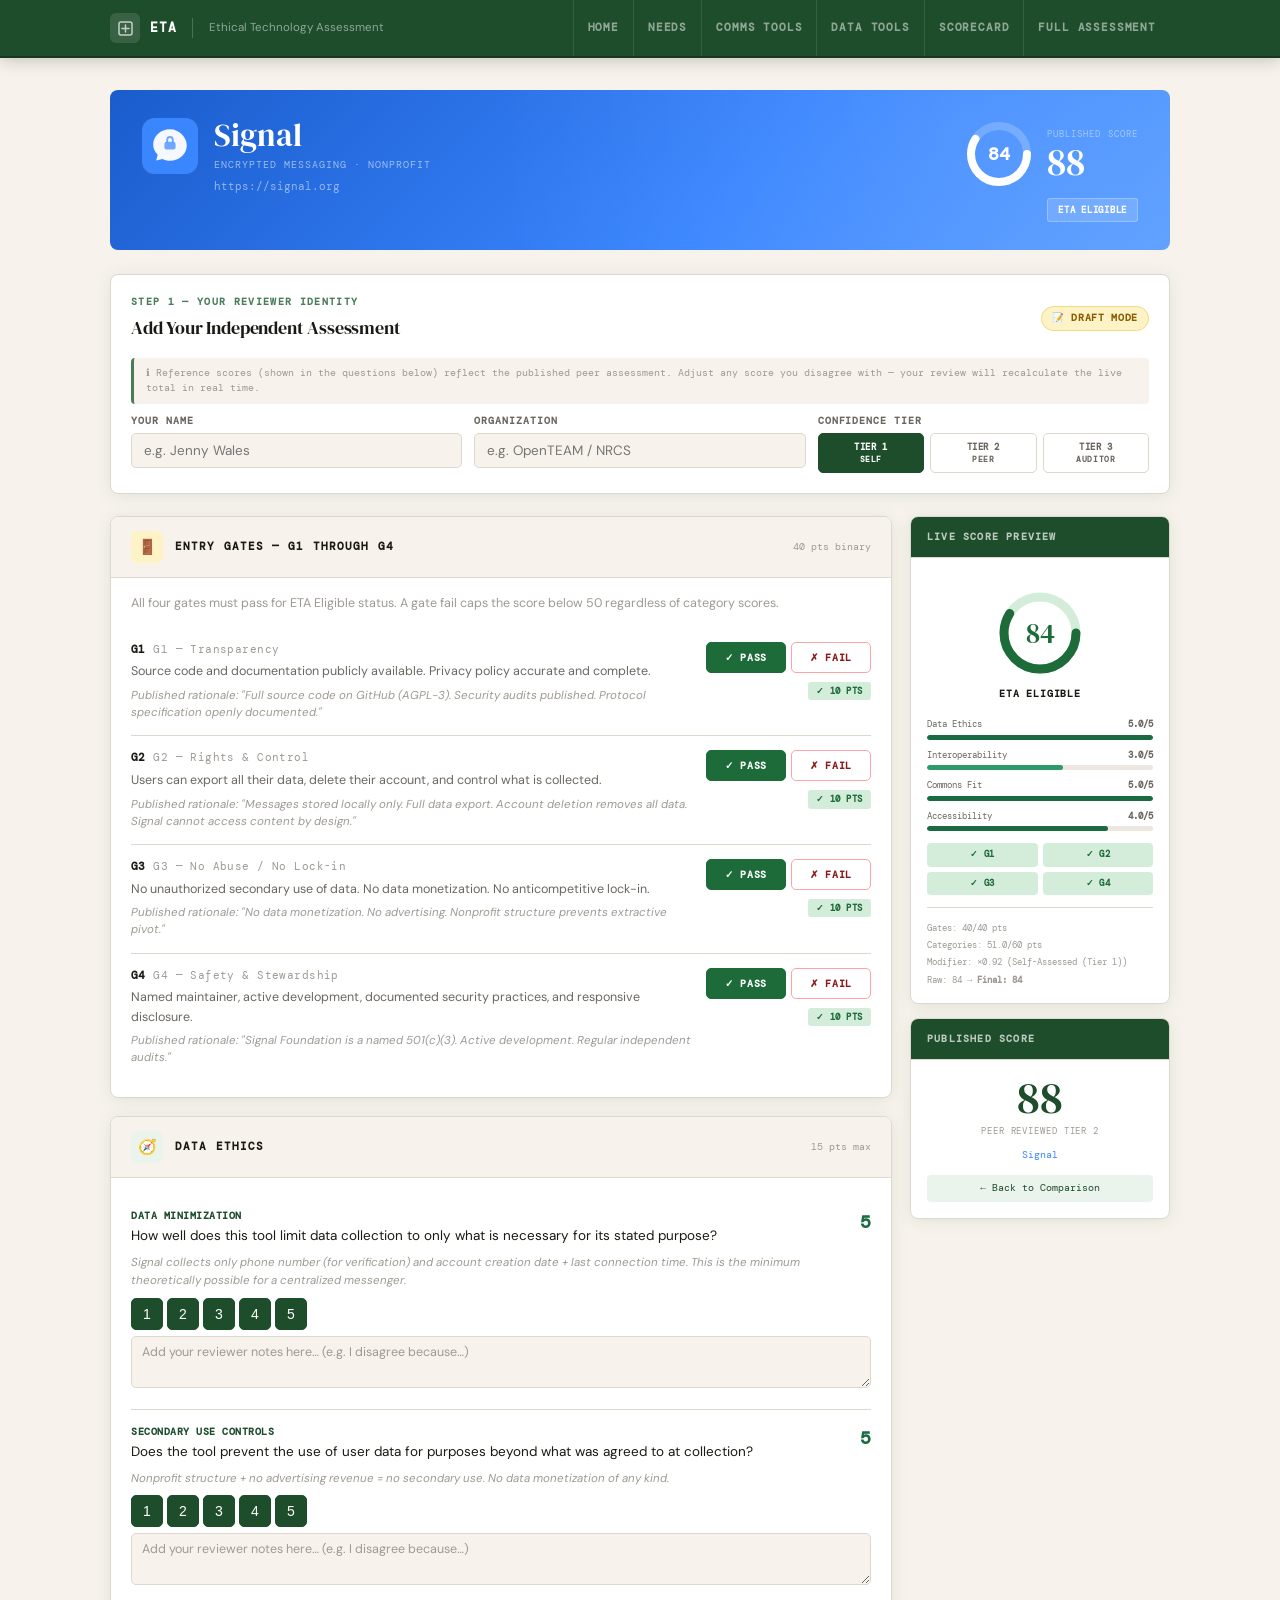
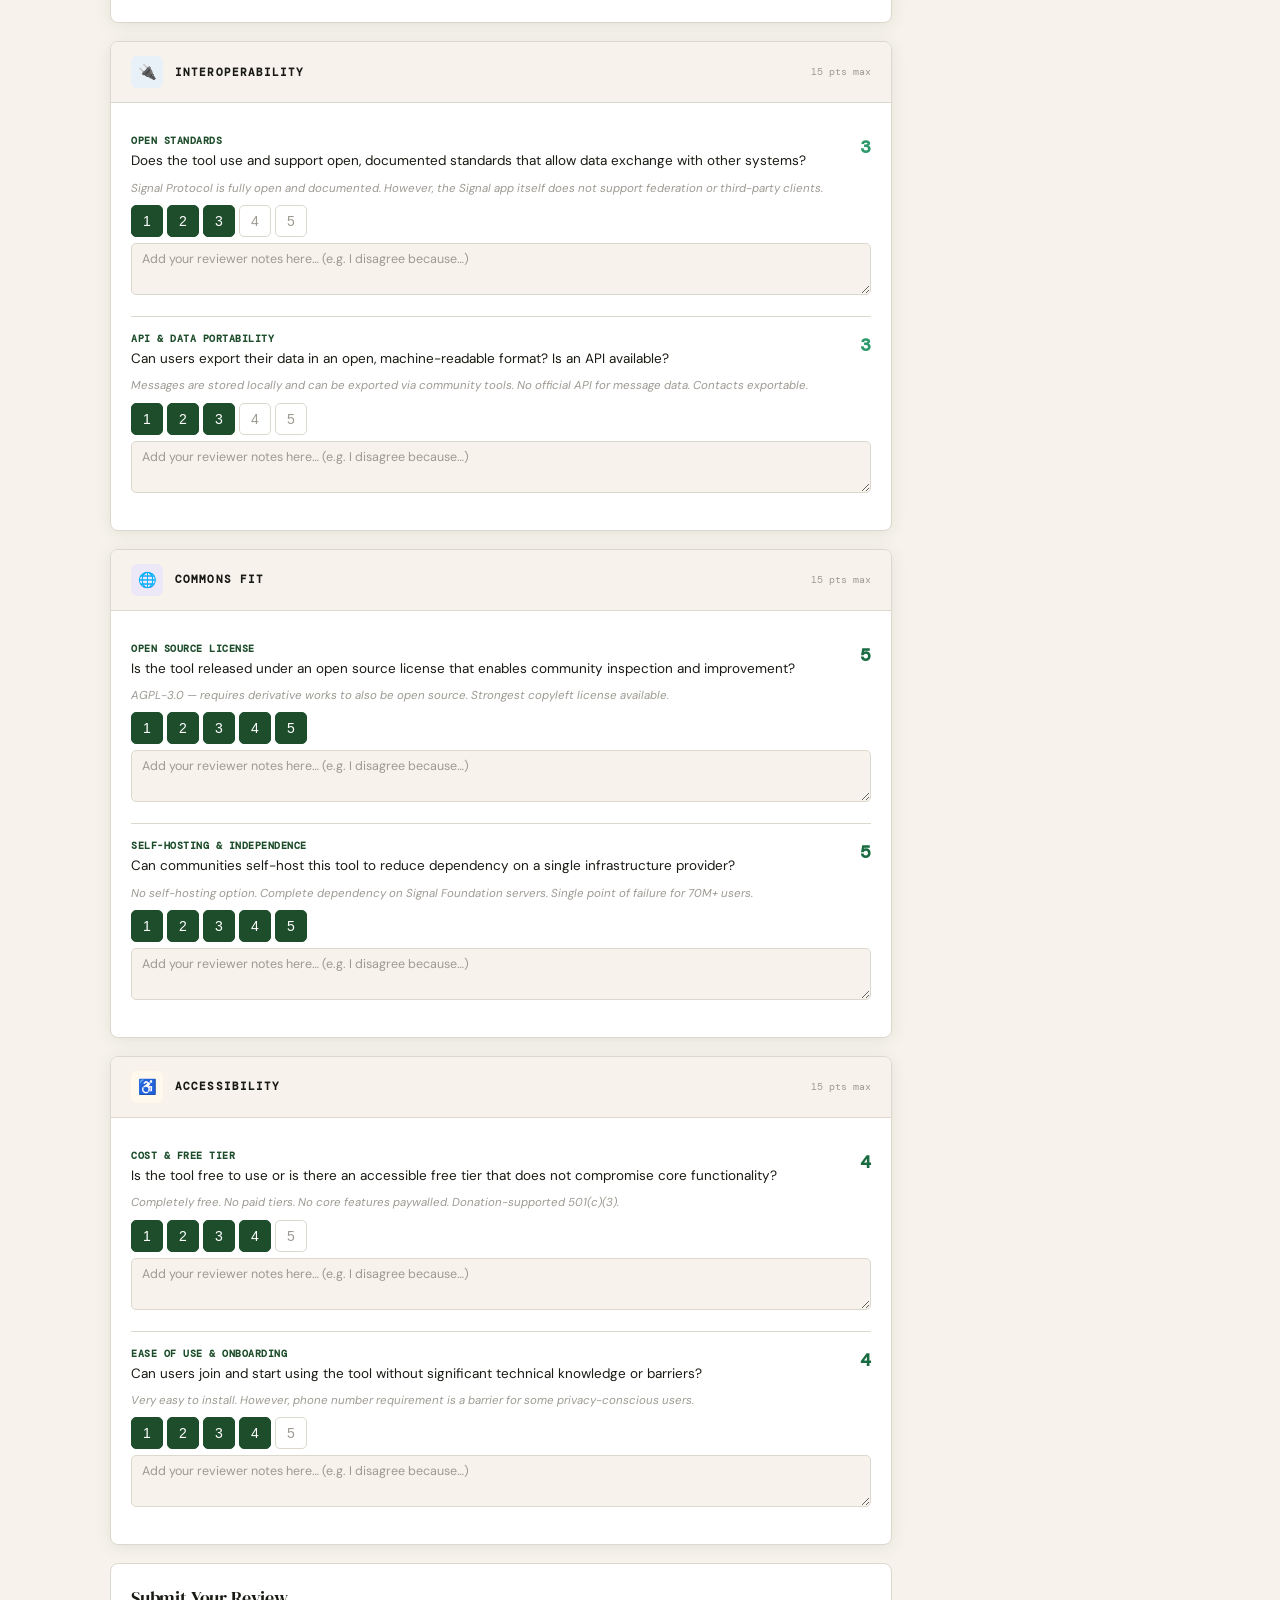
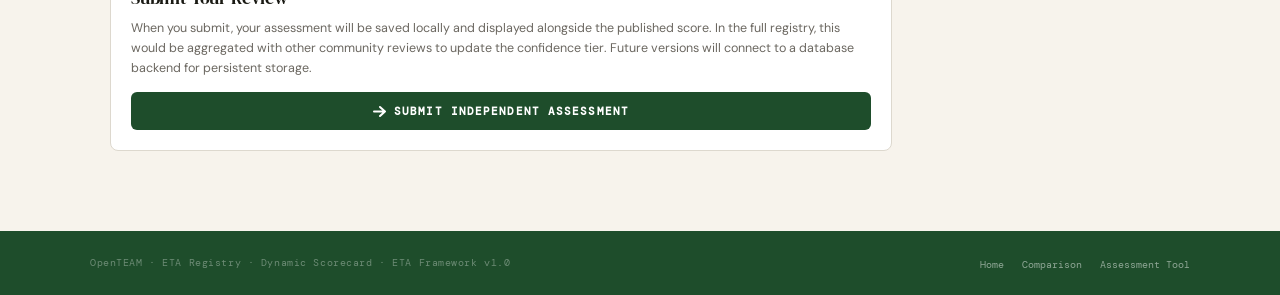
<file: eta-scorecard.html>
<!DOCTYPE html>
<html lang="en">
<head>
<meta charset="UTF-8">
<meta name="viewport" content="width=device-width, initial-scale=1.0">
<title>ETA Scorecard — Independent Review</title>
<link rel="preconnect" href="https://fonts.googleapis.com">
<link href="https://fonts.googleapis.com/css2?family=DM+Serif+Display:ital@0;1&family=DM+Mono:wght@400;500;600&family=DM+Sans:ital,opsz,wght@0,9..40,300;0,9..40,400;0,9..40,500;0,9..40,600;0,9..40,700;1,9..40,400&display=swap" rel="stylesheet">
<style>
:root{--forest:#1e4d2b;--forest-md:#2a6338;--forest-lt:#4a7c59;--forest-bg:#eaf3ec;--forest-rim:#d0e8d6;--sage:#5a7f5e;--sage-lt:#c8deca;--ink:#1a1a14;--ink-dim:#6b6760;--ink-faint:#9e9a93;--cream:#f7f3ec;--cream-dk:#ede8df;--line:#ddd8ce;--line-dk:#b8b2a6;--good:#1e6b3a;--good-bg:#d4edda;--good-bdr:#a3d4af;--warn:#8a5d00;--warn-bg:#fef3c7;--warn-bdr:#f5d97e;--bad:#8b1a1a;--bad-bg:#fee2e2;--bad-bdr:#fca5a5;--white:#fff;--r:8px;--shadow:0 2px 16px rgba(30,77,43,.10);--shadow-lg:0 8px 40px rgba(30,77,43,.14)}
*,*::before,*::after{box-sizing:border-box;margin:0;padding:0}
html{scroll-behavior:smooth}
body{font-family:'DM Sans',sans-serif;font-size:15px;line-height:1.6;background:var(--cream);color:var(--ink)}
/* TOPBAR */
.topbar{position:sticky;top:0;z-index:100;background:var(--forest);border-bottom:2px solid #16381f;box-shadow:0 2px 16px rgba(0,0,0,.22)}
.topbar-inner{max-width:1100px;margin:0 auto;padding:0 20px;display:flex;align-items:center;justify-content:space-between}
.brand{display:flex;align-items:center;gap:10px;padding:13px 0;text-decoration:none}
.brand-icon{width:30px;height:30px;flex:0 0 30px;background:rgba(255,255,255,.12);border-radius:6px;display:flex;align-items:center;justify-content:center}
.brand-icon svg{width:17px;height:17px}
.brand-name{font-family:'DM Mono',monospace;font-size:13px;font-weight:600;letter-spacing:.06em;text-transform:uppercase;color:#fff}
.brand-sep{width:1px;height:20px;background:rgba(255,255,255,.2);margin:0 6px}
.brand-sub{font-size:11.5px;color:rgba(255,255,255,.5)}
.topbar-nav{display:flex}
.topbar-nav a{font-family:'DM Mono',monospace;font-size:10.5px;font-weight:600;letter-spacing:.08em;text-transform:uppercase;color:rgba(255,255,255,.5);text-decoration:none;padding:0 14px;height:56px;display:flex;align-items:center;border-left:1px solid rgba(255,255,255,.1);transition:color .12s,background .12s;position:relative}
.topbar-nav a:hover{color:rgba(255,255,255,.9);background:rgba(255,255,255,.08)}
/* PAGE */
.page{max-width:1100px;margin:0 auto;padding:32px 20px 80px}
/* TOOL HEADER BAND */
.tool-header{border-radius:var(--r);padding:28px 32px;color:#fff;margin-bottom:24px;position:relative;overflow:hidden}
.tool-header::before{content:'';position:absolute;inset:0;background-image:radial-gradient(circle at 80% 20%,rgba(255,255,255,.07) 0%,transparent 55%);pointer-events:none}
.th-inner{position:relative;display:flex;align-items:flex-start;justify-content:space-between;gap:20px;flex-wrap:wrap}
.th-left{display:flex;align-items:flex-start;gap:16px}
.th-logo{width:56px;height:56px;flex:0 0 56px;border-radius:12px;background:rgba(255,255,255,.15);display:flex;align-items:center;justify-content:center;overflow:hidden}
.th-logo svg{width:56px;height:56px}
.th-name{font-family:'DM Serif Display',serif;font-size:2rem;font-weight:400;line-height:1.1;margin-bottom:4px}
.th-type{font-family:'DM Mono',monospace;font-size:10px;color:rgba(255,255,255,.55);letter-spacing:.1em;text-transform:uppercase}
.th-url{font-family:'DM Mono',monospace;font-size:11px;color:rgba(255,255,255,.5);margin-top:4px;text-decoration:none}
.th-url:hover{color:rgba(255,255,255,.85)}
.th-right{text-align:right;display:flex;flex-direction:column;align-items:flex-end;gap:8px}
.th-score-wrap{display:flex;align-items:center;gap:12px}
.th-donut{position:relative;width:72px;height:72px}
.th-donut svg{width:100%;height:100%}
.th-donut-num{position:absolute;inset:0;display:flex;align-items:center;justify-content:center;font-family:'DM Mono',monospace;font-size:18px;font-weight:600;color:#fff}
.th-score-meta{text-align:left}
.th-score-label{font-family:'DM Mono',monospace;font-size:9px;letter-spacing:.12em;text-transform:uppercase;color:rgba(255,255,255,.45);margin-bottom:2px}
.th-score-num{font-family:'DM Serif Display',serif;font-size:2.4rem;color:#fff;line-height:1}
.th-verdict-pill{font-family:'DM Mono',monospace;font-size:9px;font-weight:600;letter-spacing:.08em;text-transform:uppercase;padding:4px 10px;border-radius:3px;background:rgba(255,255,255,.15);color:#fff;border:1px solid rgba(255,255,255,.25)}
/* REVIEWER PANEL */
.reviewer-panel{background:var(--white);border:1.5px solid var(--line);border-radius:var(--r);padding:20px;margin-bottom:22px;box-shadow:var(--shadow)}
.rp-head{display:flex;align-items:center;justify-content:space-between;margin-bottom:16px;gap:12px;flex-wrap:wrap}
.rp-title{font-family:'DM Serif Display',serif;font-size:1.1rem;font-weight:400;color:var(--ink);letter-spacing:-.01em}
.rp-eyebrow{font-family:'DM Mono',monospace;font-size:9.5px;font-weight:600;letter-spacing:.14em;text-transform:uppercase;color:var(--forest-lt);margin-bottom:3px}
.mode-badge{display:inline-flex;align-items:center;gap:5px;padding:4px 10px;border-radius:20px;font-family:'DM Mono',monospace;font-size:9.5px;font-weight:600;letter-spacing:.07em;text-transform:uppercase;background:var(--warn-bg);color:var(--warn);border:1px solid var(--warn-bdr)}
.mode-badge.submitted{background:var(--good-bg);color:var(--good);border-color:var(--good-bdr)}
.reviewer-form{display:grid;grid-template-columns:1fr 1fr 1fr;gap:12px}
@media(max-width:640px){.reviewer-form{grid-template-columns:1fr}}
.rf-field{display:flex;flex-direction:column;gap:4px}
.rf-label{font-family:'DM Mono',monospace;font-size:9.5px;font-weight:600;letter-spacing:.1em;text-transform:uppercase;color:var(--ink-dim)}
.rf-input,.rf-select{padding:8px 12px;border:1.5px solid var(--line);border-radius:5px;font-family:'DM Sans',sans-serif;font-size:13.5px;color:var(--ink);background:var(--cream);outline:none;transition:border .15s,box-shadow .15s}
.rf-input:focus,.rf-select:focus{border-color:var(--forest-md);box-shadow:0 0 0 3px var(--forest-bg)}
.tier-selector{display:flex;gap:6px}
.tier-opt{flex:1;padding:7px 6px;border-radius:5px;border:1.5px solid var(--line);background:transparent;font-family:'DM Mono',monospace;font-size:9px;font-weight:600;letter-spacing:.06em;text-transform:uppercase;cursor:pointer;text-align:center;color:var(--ink-dim);transition:all .15s}
.tier-opt:hover{border-color:var(--forest-md);color:var(--forest)}
.tier-opt.active{background:var(--forest);border-color:var(--forest);color:#fff}
/* SECTIONS */
.section-card{background:var(--white);border:1.5px solid var(--line);border-radius:var(--r);overflow:hidden;margin-bottom:18px;box-shadow:var(--shadow)}
.sc-header{padding:14px 20px;border-bottom:1px solid var(--line);display:flex;align-items:center;gap:12px;background:var(--cream)}
.sc-icon{width:32px;height:32px;border-radius:6px;display:flex;align-items:center;justify-content:center;font-size:15px;flex:0 0 32px}
.sc-title{font-family:'DM Mono',monospace;font-size:11px;font-weight:600;letter-spacing:.1em;text-transform:uppercase;color:var(--ink)}
.sc-pts{font-family:'DM Mono',monospace;font-size:10px;color:var(--ink-faint);margin-left:auto}
.sc-body{padding:16px 20px}
/* GATE ROWS */
.gate-row{display:grid;grid-template-columns:1fr auto;gap:12px;align-items:start;padding:14px 0;border-bottom:1px solid var(--line)}
.gate-row:last-child{border-bottom:none}
.gr-name{font-family:'DM Mono',monospace;font-size:10.5px;font-weight:600;color:var(--ink);letter-spacing:.04em;margin-bottom:4px}
.gr-desc{font-size:12.5px;color:var(--ink-dim);line-height:1.55}
.gr-rationale{font-size:11.5px;color:var(--ink-faint);margin-top:5px;font-style:italic;line-height:1.5}
.gate-toggle{display:flex;gap:6px;flex-direction:column;align-items:flex-end}
.gate-btn{width:80px;padding:8px 0;border-radius:5px;border:1.5px solid;font-family:'DM Mono',monospace;font-size:10px;font-weight:600;letter-spacing:.07em;text-transform:uppercase;cursor:pointer;text-align:center;transition:all .15s}
.gate-btn.pass{border-color:var(--good-bdr);color:var(--good);background:transparent}
.gate-btn.pass.active{background:var(--good);border-color:var(--good);color:#fff}
.gate-btn.fail{border-color:var(--bad-bdr);color:var(--bad);background:transparent}
.gate-btn.fail.active{background:var(--bad);border-color:var(--bad);color:#fff}
.gate-score-pill{font-family:'DM Mono',monospace;font-size:9px;font-weight:600;letter-spacing:.06em;text-transform:uppercase;padding:2px 8px;border-radius:3px;margin-top:3px}
.gsp-pass{background:var(--good-bg);color:var(--good)}
.gsp-fail{background:var(--bad-bg);color:var(--bad)}
/* QUESTION ROWS */
.q-row{padding:14px 0;border-bottom:1px solid var(--line)}
.q-row:last-child{border-bottom:none}
.q-top{display:flex;align-items:flex-start;justify-content:space-between;gap:12px;margin-bottom:8px}
.q-text{font-size:13.5px;color:var(--ink);line-height:1.5;flex:1}
.q-text strong{font-family:'DM Mono',monospace;font-size:10px;font-weight:600;color:var(--forest);letter-spacing:.05em;text-transform:uppercase;display:block;margin-bottom:3px}
.q-score-display{font-family:'DM Mono',monospace;font-size:18px;font-weight:600;color:var(--ink-faint);flex:0 0 36px;text-align:right;transition:color .2s}
/* Star / slider rating */
.q-rating{display:flex;gap:4px;margin-top:6px}
.q-star{width:32px;height:32px;border-radius:5px;border:1.5px solid var(--line);background:transparent;cursor:pointer;display:flex;align-items:center;justify-content:center;font-size:14px;transition:all .12s;color:var(--ink-faint)}
.q-star:hover,.q-star.lit{background:var(--forest);border-color:var(--forest);color:#fff}
.q-star.active-tier{background:var(--forest-md)}
.q-note{width:100%;padding:7px 10px;border:1.5px solid var(--line);border-radius:5px;font-family:'DM Sans',sans-serif;font-size:12.5px;color:var(--ink);background:var(--cream);outline:none;resize:vertical;min-height:52px;margin-top:6px;transition:border .15s}
.q-note:focus{border-color:var(--forest-md);box-shadow:0 0 0 3px var(--forest-bg)}
.q-note::placeholder{color:var(--ink-faint)}
/* LIVE SCORE SIDEBAR */
.layout{display:grid;grid-template-columns:1fr 260px;gap:18px;align-items:start}
@media(max-width:780px){.layout{grid-template-columns:1fr}}
.score-sidebar{position:sticky;top:76px}
.sidebar-card{background:var(--white);border:1.5px solid var(--line);border-radius:var(--r);overflow:hidden;box-shadow:var(--shadow);margin-bottom:14px}
.sb-head{padding:12px 16px;border-bottom:1px solid var(--line);background:var(--forest);color:#fff}
.sb-head-title{font-family:'DM Mono',monospace;font-size:10px;font-weight:600;letter-spacing:.12em;text-transform:uppercase;color:rgba(255,255,255,.7)}
.sb-body{padding:14px 16px}
/* Total score ring */
.sb-score-ring{display:flex;flex-direction:column;align-items:center;padding:16px 0 12px}
.sb-donut{position:relative;width:90px;height:90px}
.sb-donut svg{width:100%;height:100%}
.sb-donut-num{position:absolute;inset:0;display:flex;align-items:center;justify-content:center;font-family:'DM Serif Display',serif;font-size:28px;color:var(--ink)}
.sb-verdict{font-family:'DM Mono',monospace;font-size:9.5px;font-weight:600;letter-spacing:.08em;text-transform:uppercase;padding:3px 10px;border-radius:3px;margin-top:6px;display:inline-block}
/* Category mini bars */
.sb-cat{margin-bottom:8px}
.sb-cat:last-child{margin:0}
.sbc-top{display:flex;justify-content:space-between;margin-bottom:3px}
.sbc-name{font-family:'DM Mono',monospace;font-size:9px;color:var(--ink-dim)}
.sbc-val{font-family:'DM Mono',monospace;font-size:9px;color:var(--ink-dim);font-weight:600}
.sbc-track{height:5px;background:var(--cream-dk);border-radius:5px;overflow:hidden}
.sbc-fill{height:100%;border-radius:5px;transition:width .3s ease}
/* Gate summary */
.sb-gates{display:grid;grid-template-columns:1fr 1fr;gap:5px}
.sb-gate{padding:5px 7px;border-radius:4px;font-family:'DM Mono',monospace;font-size:8.5px;font-weight:600;letter-spacing:.04em;text-align:center;transition:all .2s}
.sbg-pass{background:var(--good-bg);color:var(--good)}
.sbg-fail{background:var(--bad-bg);color:var(--bad)}
/* Submit */
.submit-section{background:var(--white);border:1.5px solid var(--line);border-radius:var(--r);padding:20px;margin-top:18px}
.submit-title{font-family:'DM Serif Display',serif;font-size:1.1rem;color:var(--ink);margin-bottom:6px;letter-spacing:-.01em}
.submit-desc{font-size:12.5px;color:var(--ink-dim);line-height:1.6;margin-bottom:14px}
.submit-btn{display:flex;align-items:center;justify-content:center;gap:8px;width:100%;padding:12px 20px;border-radius:6px;border:none;background:var(--forest);color:#fff;font-family:'DM Mono',monospace;font-size:11px;font-weight:600;letter-spacing:.1em;text-transform:uppercase;cursor:pointer;transition:background .15s}
.submit-btn:hover{background:var(--forest-md)}
.submit-btn svg{width:13px;height:13px;stroke:currentColor;fill:none;stroke-linecap:round;stroke-linejoin:round}
/* SUCCESS STATE */
.success-overlay{display:none;position:fixed;inset:0;background:rgba(30,77,43,.5);z-index:500;align-items:center;justify-content:center;padding:20px}
.success-overlay.visible{display:flex}
.success-box{background:var(--white);border-radius:var(--r);padding:36px 32px;max-width:480px;width:100%;text-align:center;box-shadow:var(--shadow-lg)}
.success-icon{font-size:48px;margin-bottom:16px}
.success-title{font-family:'DM Serif Display',serif;font-size:1.6rem;color:var(--ink);margin-bottom:8px}
.success-desc{font-size:13.5px;color:var(--ink-dim);line-height:1.65;margin-bottom:20px}
.success-score{font-family:'DM Serif Display',serif;font-size:4rem;color:var(--forest);line-height:1}
.success-label{font-family:'DM Mono',monospace;font-size:9.5px;color:var(--ink-faint);letter-spacing:.12em;text-transform:uppercase;margin-bottom:16px;display:block}
.success-actions{display:flex;gap:8px;justify-content:center}
.suc-btn{padding:9px 18px;border-radius:5px;font-family:'DM Mono',monospace;font-size:10px;font-weight:600;letter-spacing:.08em;text-transform:uppercase;text-decoration:none;border:none;cursor:pointer;transition:all .15s}
.suc-btn-primary{background:var(--forest);color:#fff}
.suc-btn-secondary{background:transparent;color:var(--forest);border:1.5px solid var(--forest-rim)}
/* Reference scores (grey, editable off) */
.ref-score-note{font-family:'DM Mono',monospace;font-size:9.5px;color:var(--ink-faint);padding:8px 12px;background:var(--cream);border-radius:4px;margin-bottom:10px;border-left:3px solid var(--forest-lt)}
/* Footer */
footer{background:var(--forest);padding:20px}
.foot-inner{max-width:1100px;margin:0 auto;display:flex;align-items:center;justify-content:space-between;flex-wrap:wrap;gap:10px}
.foot-l{font-family:'DM Mono',monospace;font-size:9.5px;color:rgba(255,255,255,.35);letter-spacing:.06em}
.foot-r a{font-family:'DM Mono',monospace;font-size:9.5px;color:rgba(255,255,255,.5);text-decoration:none;margin-left:14px;transition:color .12s}
.foot-r a:hover{color:#fff}
</style>
</head>
<body>

<!-- TOPBAR -->
<nav class="topbar">
  <div class="topbar-inner">
    <a class="brand" href="index.html">
      <div class="brand-icon">
        <svg viewBox="0 0 17 17" fill="none" stroke="rgba(255,255,255,.7)" stroke-width="1.5" stroke-linecap="round"><rect x="2" y="2" width="13" height="13" rx="2"/><path d="M5 8.5h7M8.5 5v7"/></svg>
      </div>
      <span class="brand-name">ETA</span>
      <div class="brand-sep"></div>
      <span class="brand-sub">Ethical Technology Assessment</span>
    </a>
    <div class="topbar-nav">
      <a href="index.html">Home</a>
      <a href="needs-assessment.html">Needs</a>
      <a href="eta-comparison.html">Comms Tools</a>
      <a href="eta-data-comparison.html">Data Tools</a>
      <a href="#" class="active">Scorecard</a>
      <a href="eta_unified.html">Full Assessment</a>
    </div>
  </div>
</nav>

<div class="page" id="page">
  <!-- Tool header and form injected by JS -->
</div>

<!-- SUCCESS OVERLAY -->
<div class="success-overlay" id="success-overlay">
  <div class="success-box">
    <div class="success-icon">🌱</div>
    <div class="success-title">Review Submitted!</div>
    <div class="success-desc">Your independent assessment has been recorded locally. In the full registry, this would be aggregated with other community reviews to update the tool's confidence tier and public score.</div>
    <div class="success-score" id="success-score-num">—</div>
    <span class="success-label" id="success-score-label">Your ETA Score</span>
    <div style="font-family:'DM Mono',monospace;font-size:10px;color:var(--ink-faint);margin-bottom:20px" id="success-tier-note"></div>
    <div class="success-actions">
      <a class="suc-btn suc-btn-primary" href="eta-comparison.html">Back to Comparison</a>
      <button class="suc-btn suc-btn-secondary" onclick="closeSuccess()">Review Again</button>
    </div>
  </div>
</div>

<footer>
  <div class="foot-inner">
    <span class="foot-l">OpenTEAM · ETA Registry · Dynamic Scorecard · ETA Framework v1.0</span>
    <div class="foot-r">
      <a href="index.html">Home</a>
      <a href="eta-comparison.html">Comparison</a>
      <a href="eta_unified.html">Assessment Tool</a>
    </div>
  </div>
</footer>

<script>
// ═══════════════════════════════════════════════════════════════
//  ALL TOOL DATA + LOGOS
// ═══════════════════════════════════════════════════════════════
const TOOLS_DB = {
  signal:{name:'Signal',color:'#3a86ff',bgGrad:'linear-gradient(135deg,#1a5ccc 0%,#3a86ff 60%,#5c9fff 100%)',type:'Encrypted Messaging · Nonprofit',url:'https://signal.org',score:88,verdict:'eligible',
    logo:`<svg viewBox="0 0 40 40" fill="none"><rect width="40" height="40" rx="10" fill="#3a86ff"/><path d="M20 8C13.4 8 8 12.9 8 18.9c0 2.8 1.2 5.4 3.2 7.3l-1.1 4.2 4.5-1.1c1.6.8 3.4 1.3 5.4 1.3 6.6 0 12-4.9 12-10.9S26.6 8 20 8z" fill="white" opacity=".95"/><rect x="16" y="17" width="8" height="5.5" rx="1.5" fill="#3a86ff" opacity=".7"/><path d="M18 17v-1.5a2 2 0 014 0V17" stroke="#3a86ff" stroke-width="1.4" stroke-linecap="round" opacity=".7"/></svg>`,
    defaultGates:{G1:true,G2:true,G3:true,G4:true},
    defaultCats:{'Data Ethics':4.8,'Interoperability':3.2,'Commons Fit':4.5,'Accessibility':3.5},
    gateInfo:{G1:{name:'G1 — Transparency',pts:10,desc:'Source code and documentation publicly available. Privacy policy accurate and complete.',rationale:'Full source code on GitHub (AGPL-3). Security audits published. Protocol specification openly documented.'},G2:{name:'G2 — Rights & Control',pts:10,desc:'Users can export all their data, delete their account, and control what is collected.',rationale:'Messages stored locally only. Full data export. Account deletion removes all data. Signal cannot access content by design.'},G3:{name:'G3 — No Abuse / No Lock-in',pts:10,desc:'No unauthorized secondary use of data. No data monetization. No anticompetitive lock-in.',rationale:'No data monetization. No advertising. Nonprofit structure prevents extractive pivot.'},G4:{name:'G4 — Safety & Stewardship',pts:10,desc:'Named maintainer, active development, documented security practices, and responsive disclosure.',rationale:'Signal Foundation is a named 501(c)(3). Active development. Regular independent audits.'}},
    questions:[{id:'q1',cat:'Data Ethics',label:'Data Minimization',text:'How well does this tool limit data collection to only what is necessary for its stated purpose?',notes:'Signal collects only phone number (for verification) and account creation date + last connection time. This is the minimum theoretically possible for a centralized messenger.'},
      {id:'q2',cat:'Data Ethics',label:'Secondary Use Controls',text:'Does the tool prevent the use of user data for purposes beyond what was agreed to at collection?',notes:'Nonprofit structure + no advertising revenue = no secondary use. No data monetization of any kind.'},
      {id:'q3',cat:'Interoperability',label:'Open Standards',text:'Does the tool use and support open, documented standards that allow data exchange with other systems?',notes:'Signal Protocol is fully open and documented. However, the Signal app itself does not support federation or third-party clients.'},
      {id:'q4',cat:'Interoperability',label:'API & Data Portability',text:'Can users export their data in an open, machine-readable format? Is an API available?',notes:'Messages are stored locally and can be exported via community tools. No official API for message data. Contacts exportable.'},
      {id:'q5',cat:'Commons Fit',label:'Open Source License',text:'Is the tool released under an open source license that enables community inspection and improvement?',notes:'AGPL-3.0 — requires derivative works to also be open source. Strongest copyleft license available.'},
      {id:'q6',cat:'Commons Fit',label:'Self-Hosting & Independence',text:'Can communities self-host this tool to reduce dependency on a single infrastructure provider?',notes:'No self-hosting option. Complete dependency on Signal Foundation servers. Single point of failure for 70M+ users.'},
      {id:'q7',cat:'Accessibility',label:'Cost & Free Tier',text:'Is the tool free to use or is there an accessible free tier that does not compromise core functionality?',notes:'Completely free. No paid tiers. No core features paywalled. Donation-supported 501(c)(3).'},
      {id:'q8',cat:'Accessibility',label:'Ease of Use & Onboarding',text:'Can users join and start using the tool without significant technical knowledge or barriers?',notes:'Very easy to install. However, phone number requirement is a barrier for some privacy-conscious users.'}]
  },
  whatsapp:{name:'WhatsApp',color:'#25d366',bgGrad:'linear-gradient(135deg,#128c3e 0%,#25d366 60%,#4ae380 100%)',type:'Encrypted Messaging · Meta',url:'https://www.whatsapp.com',score:38,verdict:'ineligible',
    logo:`<svg viewBox="0 0 40 40" fill="none"><rect width="40" height="40" rx="10" fill="#25d366"/><path d="M20 9.5C14.2 9.5 9.5 14.2 9.5 20c0 2.2.6 4.2 1.7 6l-1.8 5.3 5.5-1.8c1.7.9 3.6 1.5 5.6 1.5C26.1 31 30.5 26.3 30.5 20S26.1 9.5 20 9.5z" fill="white"/><path d="M16.2 17.1c-.2-.5-.5-.5-.7-.5h-.5c-.2 0-.5.1-.7.3-.3.3-1 1-1 2.4s1 2.8 1.2 3c.2.2 2.1 3.3 5 4.5 2.4 1 2.9.8 3.4.7.5-.1 1.6-.6 1.8-1.3.2-.6.2-1.2.1-1.3-.1-.1-.3-.2-.7-.4s-2.2-1.1-2.5-1.2c-.3-.1-.6-.2-.9.2-.3.4-.9 1.1-1.1 1.3-.2.2-.5.3-.9.1-.4-.2-1.7-.6-3.2-2-.9-.8-1.5-1.8-1.7-2.2-.2-.4.1-.6.3-.8l.6-.7c.2-.2.2-.4.3-.7.1-.3 0-.5-.1-.7z" fill="#25d366"/></svg>`,
    defaultGates:{G1:true,G2:false,G3:false,G4:true},
    defaultCats:{'Data Ethics':1.2,'Interoperability':2.5,'Commons Fit':0.5,'Accessibility':3.8},
    gateInfo:{G1:{name:'G1 — Transparency',pts:10,desc:'Privacy policy is published and accessible.',rationale:'Privacy policy exists and is detailed. However, deliberately opaque about Meta data sharing. Partial pass.'},G2:{name:'G2 — Rights & Control',pts:10,desc:'Users cannot meaningfully export data or escape Meta ecosystem data sharing.',rationale:'FAIL — Messages cannot be exported. Metadata shared with Meta without granular opt-out.'},G3:{name:'G3 — No Abuse / No Lock-in',pts:10,desc:'Metadata feeds Meta advertising. Meta AI integrated without consent.',rationale:'FAIL — Metadata used for behavioral profiling and advertising. Meta AI integrated 2025 without opt-out.'},G4:{name:'G4 — Safety & Stewardship',pts:10,desc:'Meta is a large named organization with active security team and bug bounty.',rationale:'Despite privacy failures, Meta has mature security infrastructure and responsive disclosure.'}},
    questions:[{id:'q1',cat:'Data Ethics',label:'Data Minimization',text:'How well does this tool limit data collection to only what is necessary?',notes:'WhatsApp collects extensive metadata: device fingerprint, contact graph, behavior patterns, location signals, IP address, and more — beyond what is minimally necessary for a messenger.'},
      {id:'q2',cat:'Data Ethics',label:'Secondary Use Controls',text:'Does the tool prevent use of user data beyond stated purposes?',notes:'Metadata actively used for Meta advertising. Meta AI integrated without consent. "Legitimate interest" used as blanket justification.'},
      {id:'q3',cat:'Interoperability',label:'Open Standards',text:'Does the tool use open, documented standards for data exchange?',notes:'EU DMA forced limited interoperability in 2024. Business API available but proprietary. No open messaging protocol.'},
      {id:'q4',cat:'Interoperability',label:'API & Data Portability',text:'Can users export data? Is a documented API available?',notes:'Message export is extremely limited. Business API is paid and restricted. No meaningful data portability for end users.'},
      {id:'q5',cat:'Commons Fit',label:'Open Source License',text:'Is the tool released under an open source license?',notes:'WhatsApp clients are proprietary. Server code is entirely closed source. No community inspection possible.'},
      {id:'q6',cat:'Commons Fit',label:'Self-Hosting & Independence',text:'Can communities self-host to reduce infrastructure dependency?',notes:'No self-hosting possible. Entirely dependent on Meta infrastructure. 2B+ users on a single company\'s servers.'},
      {id:'q7',cat:'Accessibility',label:'Cost & Free Tier',text:'Is the tool free to use?',notes:'Free to use. Zero subscription cost. This is funded by Meta advertising revenue and data monetization.'},
      {id:'q8',cat:'Accessibility',label:'Ease of Use & Onboarding',text:'Is the tool easy to join and use?',notes:'Extremely polished UX. 2B+ users. Widest reach of any messenger. Very low barrier to adoption.'}]
  },
  hylo:{name:'Hylo',color:'#7b5ea7',bgGrad:'linear-gradient(135deg,#4a3570 0%,#7b5ea7 60%,#9d7ec8 100%)',type:'Community Coordination · Nonprofit',url:'https://www.hylo.com',score:82,verdict:'eligible',
    logo:`<svg viewBox="0 0 40 40" fill="none"><rect width="40" height="40" rx="10" fill="#7b5ea7"/><circle cx="20" cy="13" r="5.5" fill="white" opacity=".92"/><circle cx="12" cy="27" r="4.5" fill="white" opacity=".78"/><circle cx="28" cy="27" r="4.5" fill="white" opacity=".78"/><path d="M20 18.5L12 22.5M20 18.5L28 22.5" stroke="white" stroke-width="2" stroke-linecap="round" opacity=".5"/></svg>`,
    defaultGates:{G1:true,G2:true,G3:true,G4:true},
    defaultCats:{'Data Ethics':4.5,'Interoperability':3.0,'Commons Fit':5.0,'Accessibility':3.0},
    gateInfo:{G1:{name:'G1 — Transparency',pts:10,desc:'Source code, finances, and governance are fully publicly documented.',rationale:'Source code on GitHub. Finances via Open Collective. Governance via Sociocracy circles. Exemplary.'},G2:{name:'G2 — Rights & Control',pts:10,desc:'Users can export and delete all data at will. No advertising model.',rationale:'Explicit policy: never sell data. Users can export and delete at will.'},G3:{name:'G3 — No Abuse / No Lock-in',pts:10,desc:'No advertising, no secondary data use, no dark patterns.',rationale:'No advertising revenue. No secondary data use. Community formally participates in governance.'},G4:{name:'G4 — Safety & Stewardship',pts:10,desc:'Named maintainers, active development, Sociocracy governance circles.',rationale:'Terran Collective as named maintainer. Active since 2020. 700+ contributors. Fiscal sponsorship.'}},
    questions:[{id:'q1',cat:'Data Ethics',label:'Data Minimization',text:'How well does this tool limit data collection to what is necessary?',notes:'Minimal data collection for a coordination platform. No advertising analytics. No behavioral tracking.'},
      {id:'q2',cat:'Data Ethics',label:'Secondary Use Controls',text:'Does the tool prevent use of data beyond stated purposes?',notes:'Explicit "never sell data" policy. No advertising revenue. Community governance over data use decisions.'},
      {id:'q3',cat:'Interoperability',label:'Open Standards',text:'Does the tool use open, documented standards?',notes:'Open source code is inspectable/forkable. ActivityPub integration under active exploration. Holochain migration planned for p2p federation.'},
      {id:'q4',cat:'Interoperability',label:'API & Data Portability',text:'Can users export data? Is a documented API available?',notes:'Data export available. Limited public API documentation currently. Growing but not yet fully documented.'},
      {id:'q5',cat:'Commons Fit',label:'Open Source License',text:'Is the tool released under an open source license?',notes:'Apache 2.0 license — permissive open source. Full code on GitHub. Community of 700+ contributors.'},
      {id:'q6',cat:'Commons Fit',label:'Self-Hosting & Independence',text:'Can communities self-host to reduce infrastructure dependency?',notes:'Self-hosting is not yet accessible for non-technical communities. Holochain migration will enable p2p/self-hosting in future.'},
      {id:'q7',cat:'Accessibility',label:'Cost & Free Tier',text:'Is the tool free to use?',notes:'Free to use. No paywalled features. Donation/grant-supported 501(c)(3) nonprofit.'},
      {id:'q8',cat:'Accessibility',label:'Ease of Use & Onboarding',text:'Is the tool easy to join and use?',notes:'Onboarding requires more effort than commercial platforms. UX is improving (major 2024 redesign). Limited language localization.'}]
  },
  proton:{name:'Proton',color:'#6d4aff',bgGrad:'linear-gradient(135deg,#3d1fa8 0%,#6d4aff 60%,#8b6dff 100%)',type:'Privacy Suite — Email · Drive · VPN',url:'https://proton.me',score:85,verdict:'eligible',
    logo:`<svg viewBox="0 0 40 40" fill="none"><rect width="40" height="40" rx="10" fill="#6d4aff"/><path d="M20 8.5L10.5 12.5V20.5c0 5.5 4 10.5 9.5 12 5.5-1.5 9.5-6.5 9.5-12v-8L20 8.5z" fill="white" opacity=".9"/><path d="M15.5 21l4 4L25 17" stroke="#6d4aff" stroke-width="2.2" stroke-linecap="round" stroke-linejoin="round"/></svg>`,
    defaultGates:{G1:true,G2:true,G3:true,G4:true},
    defaultCats:{'Data Ethics':4.5,'Interoperability':3.5,'Commons Fit':3.8,'Accessibility':3.2},
    gateInfo:{G1:{name:'G1 — Transparency',pts:10,desc:'Client source code open. Annual transparency reports published. Security audits available.',rationale:'Client source open on GitHub. Annual transparency reports. Independent audits. Closed backend is a partial deduction.'},G2:{name:'G2 — Rights & Control',pts:10,desc:'Users can export all data. Account deletion complete. PGP key control.',rationale:'Easy Switch data export tool. Full account deletion. PGP key management gives cryptographic control.'},G3:{name:'G3 — No Abuse / No Lock-in',pts:10,desc:'Zero-access encryption. No ads. Subscription-only revenue.',rationale:'Content cannot be monetized — zero-access by design. IP logging under court order is legal obligation, not choice.'},G4:{name:'G4 — Safety & Stewardship',pts:10,desc:'Proton Foundation nonprofit majority owner. Named CEO, DPO, independent board.',rationale:'Nonprofit Foundation majority owner since June 2024. Named CEO, DPO. Tim Berners-Lee on board.'}},
    questions:[{id:'q1',cat:'Data Ethics',label:'Data Minimization',text:'How well does this tool limit data collection?',notes:'Proton collects minimal metadata. Zero-access encryption means server sees only encrypted blobs. IP logging only under court compulsion.'},
      {id:'q2',cat:'Data Ethics',label:'Secondary Use Controls',text:'Does the tool prevent secondary use of data?',notes:'Subscription revenue model eliminates advertising incentive. No data sales. 2021 IP logging under court order is the primary concern.'},
      {id:'q3',cat:'Interoperability',label:'Open Standards',text:'Does the tool use open standards?',notes:'PGP standard for email enables cross-platform interoperability. Proton Bridge provides IMAP/SMTP compatibility. Drive/Calendar are more proprietary.'},
      {id:'q4',cat:'Interoperability',label:'API & Data Portability',text:'Can users export data? Is an API available?',notes:'Easy Switch migration tool. Email export via Bridge. Limited developer API for Drive. Calendar export available.'},
      {id:'q5',cat:'Commons Fit',label:'Open Source License',text:'Is the tool released under open source?',notes:'Client apps are open source and independently audited. Backend server code remains closed source — cannot verify server behavior.'},
      {id:'q6',cat:'Commons Fit',label:'Self-Hosting & Independence',text:'Can communities self-host?',notes:'No self-hosting option. Full dependency on Proton infrastructure in Switzerland.'},
      {id:'q7',cat:'Accessibility',label:'Cost & Free Tier',text:'Is there an accessible free tier?',notes:'Free tier available for email. Desktop app requires paid subscription — a real barrier for community use.'},
      {id:'q8',cat:'Accessibility',label:'Ease of Use & Onboarding',text:'Is the tool easy to use?',notes:'Well-designed UX for non-technical users. 30+ language support. PGP can be complex. Easy Switch lowers migration barrier.'}]
  },
  infomaniak:{name:'Infomaniak',color:'#0086c3',bgGrad:'linear-gradient(135deg,#005580 0%,#0086c3 60%,#00a8e8 100%)',type:'Sovereign Cloud · Hosting · Productivity',url:'https://www.infomaniak.com',score:85,verdict:'eligible',
    logo:`<svg viewBox="0 0 40 40" fill="none"><rect width="40" height="40" rx="10" fill="#0086c3"/><rect x="17.5" y="9.5" width="5" height="5" rx="2.5" fill="white"/><rect x="17.5" y="17.5" width="5" height="13" rx="2" fill="white"/></svg>`,
    defaultGates:{G1:true,G2:true,G3:true,G4:true},
    defaultCats:{'Data Ethics':4.3,'Interoperability':4.5,'Commons Fit':4.2,'Accessibility':3.5},
    gateInfo:{G1:{name:'G1 — Transparency',pts:10,desc:'Comprehensive documentation, bug bounty, annual impact report, open source infrastructure.',rationale:'Bug bounty active. Confidentiality policy updated 2024. Annual impact report. OpenStack code inspectable.'},G2:{name:'G2 — Rights & Control',pts:10,desc:'Data stays in Switzerland. No third-party transfer. Full GDPR rights. Complete data deletion.',rationale:'All data Switzerland-only. No external transfer. Full GDPR subject rights implemented.'},G3:{name:'G3 — No Abuse / No Lock-in',pts:10,desc:'No advertising. Employee-owned prevents hostile acquisition. No secondary data use.',rationale:'No advertising. Employee ownership prevents hostile takeover. OpenStack base eliminates cloud vendor lock-in.'},G4:{name:'G4 — Safety & Stewardship',pts:10,desc:'ISO 27001 certified. Named founders and CSO. 30 years in operation.',rationale:'ISO 27001 with regular audits. Named CSO. 24/7 monitoring. 30 years operation. Serves UN and critical institutions.'}},
    questions:[{id:'q1',cat:'Data Ethics',label:'Data Minimization',text:'How well does this tool limit data collection?',notes:'Collects minimum needed for service delivery. Swiss law requires minimal data. No advertising analytics.'},
      {id:'q2',cat:'Data Ethics',label:'Secondary Use Controls',text:'Does the tool prevent secondary use of data?',notes:'No advertising revenue. No data sales. Employee-owned structure reduces commercial pressure on data practices.'},
      {id:'q3',cat:'Interoperability',label:'Open Standards',text:'Does the tool use open standards?',notes:'OpenStack-compatible APIs. Standard email protocols (IMAP/SMTP). OpenAI-compatible AI APIs hosted in Switzerland. Strong interoperability.'},
      {id:'q4',cat:'Interoperability',label:'API & Data Portability',text:'Can users export data? Is an API available?',notes:'GDPR-standard data export. Kubernetes and OpenStack APIs. kSuite has standard calendar/contact protocols.'},
      {id:'q5',cat:'Commons Fit',label:'Open Source License',text:'Is the tool released under open source?',notes:'Infrastructure built on OpenStack and Debian. Contributes back to OSS community. kSuite productivity apps have proprietary components.'},
      {id:'q6',cat:'Commons Fit',label:'Self-Hosting & Independence',text:'Can communities self-host?',notes:'JelasticCloud, Kubernetes, managed databases enable genuine self-hosting. Best self-hosting option in this cohort.'},
      {id:'q7',cat:'Accessibility',label:'Cost & Free Tier',text:'Is there an accessible free tier?',notes:'Free kMail tier available. Cloud hosting and kSuite require paid subscription. European market focus.'},
      {id:'q8',cat:'Accessibility',label:'Ease of Use & Onboarding',text:'Is the tool easy to use?',notes:'Well-documented. Multi-language. Primarily technical/business-oriented onboarding. Self-hosting requires technical expertise.'}]
  }
};

// ═══════════════════════════════════════════════════════════════
//  STATE
// ═══════════════════════════════════════════════════════════════
let currentTool = 'signal';
let reviewerName = '';
let reviewerOrg = '';
let reviewerTier = 'self';

// Parse URL param
const params = new URLSearchParams(window.location.search);
if (params.get('tool') && TOOLS_DB[params.get('tool')]) currentTool = params.get('tool');

const TIER_MODIFIERS = {self: 0.92, peer: 1.00, auditor: 1.04};
const TIER_LABELS = {self:'Self-Assessed (Tier 1)', peer:'Peer Reviewed (Tier 2)', auditor:'Ecosystem Steward (Tier 3)'};

// Score state
let gateState = {};
let qScores = {};

function initState(toolId) {
  const t = TOOLS_DB[toolId];
  gateState = {...t.defaultGates};
  qScores = {};
  t.questions.forEach(q => qScores[q.id] = Math.round(t.defaultCats[q.cat]));
}

// ═══════════════════════════════════════════════════════════════
//  SCORE CALCULATION
// ═══════════════════════════════════════════════════════════════
function computeScore() {
  const t = TOOLS_DB[currentTool];
  const mod = TIER_MODIFIERS[reviewerTier] || 1.0;

  // Gates: 40 pts
  let gatePts = 0;
  Object.values(gateState).forEach(v => { if(v) gatePts += 10; });
  const anyFail = Object.values(gateState).some(v => !v);

  // Categories: 60 pts
  const catAvgs = {};
  const cats = ['Data Ethics','Interoperability','Commons Fit','Accessibility'];
  cats.forEach(cat => {
    const qs = t.questions.filter(q => q.cat === cat);
    if (!qs.length) { catAvgs[cat] = 0; return; }
    const avg = qs.reduce((s, q) => s + (qScores[q.id] || 0), 0) / qs.length;
    catAvgs[cat] = avg;
  });
  const catPts = cats.reduce((s, cat) => s + catAvgs[cat] * 3, 0);
  const rawScore = Math.min(100, Math.round((gatePts + catPts) * mod));
  const finalScore = anyFail && rawScore >= 50 ? Math.min(49, rawScore) : rawScore;
  const verdict = anyFail ? 'ineligible' : finalScore >= 70 ? 'eligible' : finalScore >= 50 ? 'conditional' : 'ineligible';
  return { gatePts, catAvgs, catPts, rawScore, finalScore, verdict, anyFail, mod };
}

// ═══════════════════════════════════════════════════════════════
//  SCORE COLOR
// ═══════════════════════════════════════════════════════════════
function scoreCol(s) {
  if(s>=70) return {t:'var(--good)',b:'var(--good-bg)'};
  if(s>=50) return {t:'var(--warn)',b:'var(--warn-bg)'};
  return {t:'var(--bad)',b:'var(--bad-bg)'};
}
function catFillCol(v) {
  if(v>=4) return '#1a6b42';
  if(v>=3) return '#2d9a6b';
  if(v>=2) return '#ca8a04';
  return '#dc2626';
}
function verdictLabel(v) {
  return {eligible:'ETA Eligible',conditional:'Conditional',ineligible:'ETA Ineligible'}[v]||v;
}
function verdictClass(v) {
  return {eligible:'v-eligible',conditional:'v-conditional',ineligible:'v-ineligible'}[v]||'';
}

// ═══════════════════════════════════════════════════════════════
//  UPDATE SIDEBAR
// ═══════════════════════════════════════════════════════════════
function updateSidebar() {
  const s = computeScore();
  const col = scoreCol(s.finalScore);
  const t = TOOLS_DB[currentTool];

  // Score ring
  const r=36, circ=2*Math.PI*r, f=(s.finalScore/100*circ).toFixed(1);
  document.getElementById('sb-donut-svg').innerHTML =
    `<circle cx="45" cy="45" r="${r}" stroke="${col.b}" stroke-width="9" fill="none"/>
     <circle cx="45" cy="45" r="${r}" stroke="${col.t}" stroke-width="9" fill="none"
       stroke-dasharray="${f} ${circ.toFixed(1)}"
       stroke-dashoffset="${(circ*0.25).toFixed(1)}"
       stroke-linecap="round"/>`;
  document.getElementById('sb-score-num').textContent = s.finalScore;
  document.getElementById('sb-score-num').style.color = col.t;
  document.getElementById('sb-verdict').textContent = verdictLabel(s.verdict);
  document.getElementById('sb-verdict').className = `sb-verdict ${verdictClass(s.verdict)}`;

  // Category bars
  ['Data Ethics','Interoperability','Commons Fit','Accessibility'].forEach(cat => {
    const v = s.catAvgs[cat] || 0;
    const pct = (v/5*100).toFixed(0);
    const el = document.getElementById(`sbc-fill-${cat.replace(/ /g,'-')}`);
    const vEl = document.getElementById(`sbc-val-${cat.replace(/ /g,'-')}`);
    if (el) { el.style.width = pct + '%'; el.style.background = catFillCol(v); }
    if (vEl) vEl.textContent = v.toFixed(1) + '/5';
  });

  // Gates
  Object.entries(gateState).forEach(([gate, pass]) => {
    const el = document.getElementById(`sbgate-${gate.replace(/[^a-z0-9]/gi,'_')}`);
    if (el) { el.className = `sb-gate ${pass?'sbg-pass':'sbg-fail'}`; el.textContent = `${pass?'✓':'✗'} ${gate}`; }
  });

  // Score breakdown
  const breakEl = document.getElementById('sb-breakdown');
  if (breakEl) breakEl.innerHTML =
    `<div style="font-family:'DM Mono',monospace;font-size:9px;color:var(--ink-faint);line-height:1.9">
      Gates: ${s.gatePts}/40 pts${s.anyFail ? ' <span style="color:var(--bad)">⚑ gate fail</span>' : ''}<br>
      Categories: ${s.catPts.toFixed(1)}/60 pts<br>
      Modifier: ×${s.mod.toFixed(2)} (${TIER_LABELS[reviewerTier]})<br>
      Raw: ${s.rawScore} → <strong>Final: ${s.finalScore}</strong>
    </div>`;
}

// ═══════════════════════════════════════════════════════════════
//  GATE TOGGLE
// ═══════════════════════════════════════════════════════════════
window.toggleGate = function(gateKey, value) {
  gateState[gateKey] = value;
  const passBtn = document.getElementById(`gate-pass-${gateKey.replace(/[^a-z0-9]/gi,'_')}`);
  const failBtn = document.getElementById(`gate-fail-${gateKey.replace(/[^a-z0-9]/gi,'_')}`);
  const pill = document.getElementById(`gate-pill-${gateKey.replace(/[^a-z0-9]/gi,'_')}`);
  if (passBtn) passBtn.classList.toggle('active', value === true);
  if (failBtn) failBtn.classList.toggle('active', value === false);
  if (pill) { pill.textContent = value ? '✓ 10 pts' : '✗ 0 pts'; pill.className = `gate-score-pill ${value?'gsp-pass':'gsp-fail'}`; }
  updateSidebar();
};

// ═══════════════════════════════════════════════════════════════
//  QUESTION SCORE
// ═══════════════════════════════════════════════════════════════
window.setScore = function(qId, val) {
  qScores[qId] = val;
  for (let i = 1; i <= 5; i++) {
    const star = document.getElementById(`star-${qId}-${i}`);
    if (star) star.classList.toggle('lit', i <= val);
  }
  const display = document.getElementById(`qscore-${qId}`);
  if (display) { display.textContent = val; display.style.color = catFillCol(val); }
  updateSidebar();
};

// ═══════════════════════════════════════════════════════════════
//  BUILD PAGE
// ═══════════════════════════════════════════════════════════════
function buildPage() {
  const t = TOOLS_DB[currentTool];
  const s = computeScore();
  const col = scoreCol(s.finalScore);
  const cats = ['Data Ethics','Interoperability','Commons Fit','Accessibility'];

  // Tool header
  const donutR = 28, donutC = 2*Math.PI*donutR;
  const donutF = (s.finalScore/100*donutC).toFixed(1);

  const headerHTML = `<div class="tool-header" style="background:${t.bgGrad}">
    <div class="th-inner">
      <div class="th-left">
        <div class="th-logo">${t.logo}</div>
        <div>
          <div class="th-name">${t.name}</div>
          <div class="th-type">${t.type}</div>
          <a class="th-url" href="${t.url}" target="_blank" rel="noopener">${t.url}</a>
        </div>
      </div>
      <div class="th-right">
        <div class="th-score-wrap">
          <div class="th-donut">
            <svg viewBox="0 0 72 72" fill="none">
              <circle cx="36" cy="36" r="${donutR}" stroke="rgba(255,255,255,.2)" stroke-width="8"/>
              <circle cx="36" cy="36" r="${donutR}" stroke="white" stroke-width="8"
                stroke-dasharray="${donutF} ${donutC.toFixed(1)}"
                stroke-dashoffset="${(donutC*0.25).toFixed(1)}"
                stroke-linecap="round"/>
            </svg>
            <div class="th-donut-num">${s.finalScore}</div>
          </div>
          <div class="th-score-meta">
            <div class="th-score-label">Published Score</div>
            <div class="th-score-num">${t.score}</div>
          </div>
        </div>
        <div class="th-verdict-pill">${verdictLabel(s.verdict)}</div>
      </div>
    </div>
  </div>`;

  // Reviewer panel
  const reviewerHTML = `<div class="reviewer-panel">
    <div class="rp-head">
      <div>
        <div class="rp-eyebrow">Step 1 — Your Reviewer Identity</div>
        <div class="rp-title">Add Your Independent Assessment</div>
      </div>
      <span class="mode-badge" id="mode-badge">📝 Draft Mode</span>
    </div>
    <div class="ref-score-note">
      ℹ Reference scores (shown in the questions below) reflect the published peer assessment. Adjust any score you disagree with — your review will recalculate the live total in real time.
    </div>
    <div class="reviewer-form">
      <div class="rf-field"><label class="rf-label">Your Name</label><input class="rf-input" id="reviewer-name" placeholder="e.g. Jenny Wales" oninput="reviewerName=this.value"></div>
      <div class="rf-field"><label class="rf-label">Organization</label><input class="rf-input" id="reviewer-org" placeholder="e.g. OpenTEAM / NRCS" oninput="reviewerOrg=this.value"></div>
      <div class="rf-field">
        <label class="rf-label">Confidence Tier</label>
        <div class="tier-selector">
          <button class="tier-opt active" onclick="setTier('self',this)">Tier 1<br><small>Self</small></button>
          <button class="tier-opt" onclick="setTier('peer',this)">Tier 2<br><small>Peer</small></button>
          <button class="tier-opt" onclick="setTier('auditor',this)">Tier 3<br><small>Auditor</small></button>
        </div>
      </div>
    </div>
  </div>`;

  // Layout with sidebar
  const layoutStart = `<div class="layout"><div class="form-col">`;

  // GATES section
  const gateHTML = `<div class="section-card">
    <div class="sc-header">
      <div class="sc-icon" style="background:var(--warn-bg);color:var(--warn)">🚪</div>
      <div class="sc-title">Entry Gates — G1 through G4</div>
      <div class="sc-pts">40 pts binary</div>
    </div>
    <div class="sc-body">
      <p style="font-size:12.5px;color:var(--ink-faint);margin-bottom:14px;line-height:1.55">All four gates must pass for ETA Eligible status. A gate fail caps the score below 50 regardless of category scores.</p>
      ${Object.entries(t.defaultGates).map(([gate, defVal]) => {
        const gid = gate.replace(/[^a-z0-9]/gi,'_');
        const info = t.gateInfo[gate.split('—')[0].trim().replace(' & ','&').split('—')[0].trim()];
        const gInfo = Object.values(t.gateInfo).find(g => g.name.includes(gate.split(' ')[0])) || {name:gate,desc:'',rationale:''};
        return `<div class="gate-row">
          <div>
            <div class="gr-name">${gate} <span style="font-weight:400;color:var(--ink-faint)">${gInfo.name || ''}</span></div>
            <div class="gr-desc">${gInfo.desc || ''}</div>
            <div class="gr-rationale">Published rationale: "${gInfo.rationale || ''}"</div>
          </div>
          <div class="gate-toggle">
            <div style="display:flex;gap:5px">
              <button class="gate-btn pass ${gateState[gate]===true?'active':''}" id="gate-pass-${gid}" onclick="toggleGate('${gate}',true)">✓ Pass</button>
              <button class="gate-btn fail ${gateState[gate]===false?'active':''}" id="gate-fail-${gid}" onclick="toggleGate('${gate}',false)">✗ Fail</button>
            </div>
            <div class="gate-score-pill ${gateState[gate]?'gsp-pass':'gsp-fail'}" id="gate-pill-${gid}">${gateState[gate]?'✓ 10 pts':'✗ 0 pts'}</div>
          </div>
        </div>`;
      }).join('')}
    </div>
  </div>`;

  // CATEGORY sections
  const catColors = {'Data Ethics':'#1e4d2b','Interoperability':'#1a3a5c','Commons Fit':'#5c2c8a','Accessibility':'#5c3d00'};
  const catBgs = {'Data Ethics':'#eaf3ec','Interoperability':'#e8f0f8','Commons Fit':'#ede8f7','Accessibility':'#fff8ec'};
  const catIcons = {'Data Ethics':'🧭','Interoperability':'🔌','Commons Fit':'🌐','Accessibility':'♿'};

  const catsHTML = cats.map(cat => {
    const qs = t.questions.filter(q => q.cat === cat);
    return `<div class="section-card">
      <div class="sc-header">
        <div class="sc-icon" style="background:${catBgs[cat]};color:${catColors[cat]}">${catIcons[cat]}</div>
        <div class="sc-title">${cat}</div>
        <div class="sc-pts">15 pts max</div>
      </div>
      <div class="sc-body">
        ${qs.map(q => `<div class="q-row">
          <div class="q-top">
            <div class="q-text"><strong>${q.label}</strong>${q.text}</div>
            <div class="q-score-display" id="qscore-${q.id}" style="color:${catFillCol(qScores[q.id]||0)}">${qScores[q.id]||0}</div>
          </div>
          <div style="font-size:11.5px;color:var(--ink-faint);margin-bottom:7px;font-style:italic">${q.notes}</div>
          <div class="q-rating">
            ${[1,2,3,4,5].map(i=>`<button class="q-star ${i<=(qScores[q.id]||0)?'lit':''}" id="star-${q.id}-${i}" onclick="setScore('${q.id}',${i})" title="${i}/5">${i}</button>`).join('')}
          </div>
          <textarea class="q-note" placeholder="Add your reviewer notes here… (e.g. I disagree because…)" rows="2"></textarea>
        </div>`).join('')}
      </div>
    </div>`;
  }).join('');

  // SUBMIT
  const submitHTML = `<div class="submit-section">
    <div class="submit-title">Submit Your Review</div>
    <div class="submit-desc">When you submit, your assessment will be saved locally and displayed alongside the published score. In the full registry, this would be aggregated with other community reviews to update the confidence tier. Future versions will connect to a database backend for persistent storage.</div>
    <button class="submit-btn" onclick="submitReview()">
      <svg viewBox="0 0 13 13" stroke-width="2" stroke-linecap="round" stroke-linejoin="round"><path d="M1 6.5h11M7 2l5 4.5L7 11"/></svg>
      Submit Independent Assessment
    </button>
  </div>`;

  // SIDEBAR
  const sidebarHTML = `<div class="score-sidebar">
    <div class="sidebar-card">
      <div class="sb-head"><div class="sb-head-title">Live Score Preview</div></div>
      <div class="sb-body">
        <div class="sb-score-ring">
          <div class="sb-donut">
            <svg viewBox="0 0 90 90" fill="none" id="sb-donut-svg"></svg>
            <div class="sb-donut-num" id="sb-score-num">—</div>
          </div>
          <span class="sb-verdict" id="sb-verdict">—</span>
        </div>
        <div style="margin-bottom:12px">
          ${cats.map(cat=>`<div class="sb-cat">
            <div class="sbc-top"><span class="sbc-name">${cat}</span><span class="sbc-val" id="sbc-val-${cat.replace(/ /g,'-')}">—</span></div>
            <div class="sbc-track"><div class="sbc-fill" id="sbc-fill-${cat.replace(/ /g,'-')}" style="width:0%"></div></div>
          </div>`).join('')}
        </div>
        <div class="sb-gates">
          ${Object.keys(t.defaultGates).map(gate=>`<div class="sb-gate ${gateState[gate]?'sbg-pass':'sbg-fail'}" id="sbgate-${gate.replace(/[^a-z0-9]/gi,'_')}">${gateState[gate]?'✓':'✗'} ${gate}</div>`).join('')}
        </div>
        <div style="margin-top:12px;padding-top:12px;border-top:1px solid var(--line)" id="sb-breakdown"></div>
      </div>
    </div>
    <div class="sidebar-card">
      <div class="sb-head"><div class="sb-head-title">Published Score</div></div>
      <div class="sb-body" style="text-align:center;padding:16px">
        <div style="font-family:'DM Serif Display',serif;font-size:2.8rem;color:var(--forest);line-height:1">${t.score}</div>
        <div style="font-family:'DM Mono',monospace;font-size:9px;color:var(--ink-faint);letter-spacing:.1em;text-transform:uppercase;margin-top:4px">Peer Reviewed Tier 2</div>
        <div style="font-family:'DM Mono',monospace;font-size:10px;color:${t.color};margin-top:8px">${t.name}</div>
        <a href="eta-comparison.html" style="display:block;margin-top:12px;font-family:'DM Mono',monospace;font-size:9.5px;color:var(--forest);text-decoration:none;padding:6px;background:var(--forest-bg);border-radius:4px">← Back to Comparison</a>
      </div>
    </div>
  </div>`;

  const layoutEnd = `</div>${sidebarHTML}</div>`;

  document.getElementById('page').innerHTML =
    headerHTML + reviewerHTML + layoutStart + gateHTML + catsHTML + submitHTML + layoutEnd;

  updateSidebar();
}

window.setTier = function(tier, btn) {
  reviewerTier = tier;
  document.querySelectorAll('.tier-opt').forEach(b => b.classList.remove('active'));
  btn.classList.add('active');
  updateSidebar();
};

window.submitReview = function() {
  const s = computeScore();
  document.getElementById('success-score-num').textContent = s.finalScore;
  document.getElementById('success-tier-note').textContent = `${verdictLabel(s.verdict)} · ${TIER_LABELS[reviewerTier]}${reviewerName ? ' · ' + reviewerName : ''}${reviewerOrg ? ' / ' + reviewerOrg : ''}`;
  document.getElementById('success-overlay').classList.add('visible');
  document.getElementById('mode-badge').className = 'mode-badge submitted';
  document.getElementById('mode-badge').textContent = '✓ Submitted';
};

window.closeSuccess = function() {
  document.getElementById('success-overlay').classList.remove('visible');
};

// INIT
initState(currentTool);
buildPage();
</script>
</body>
</html>
</file>
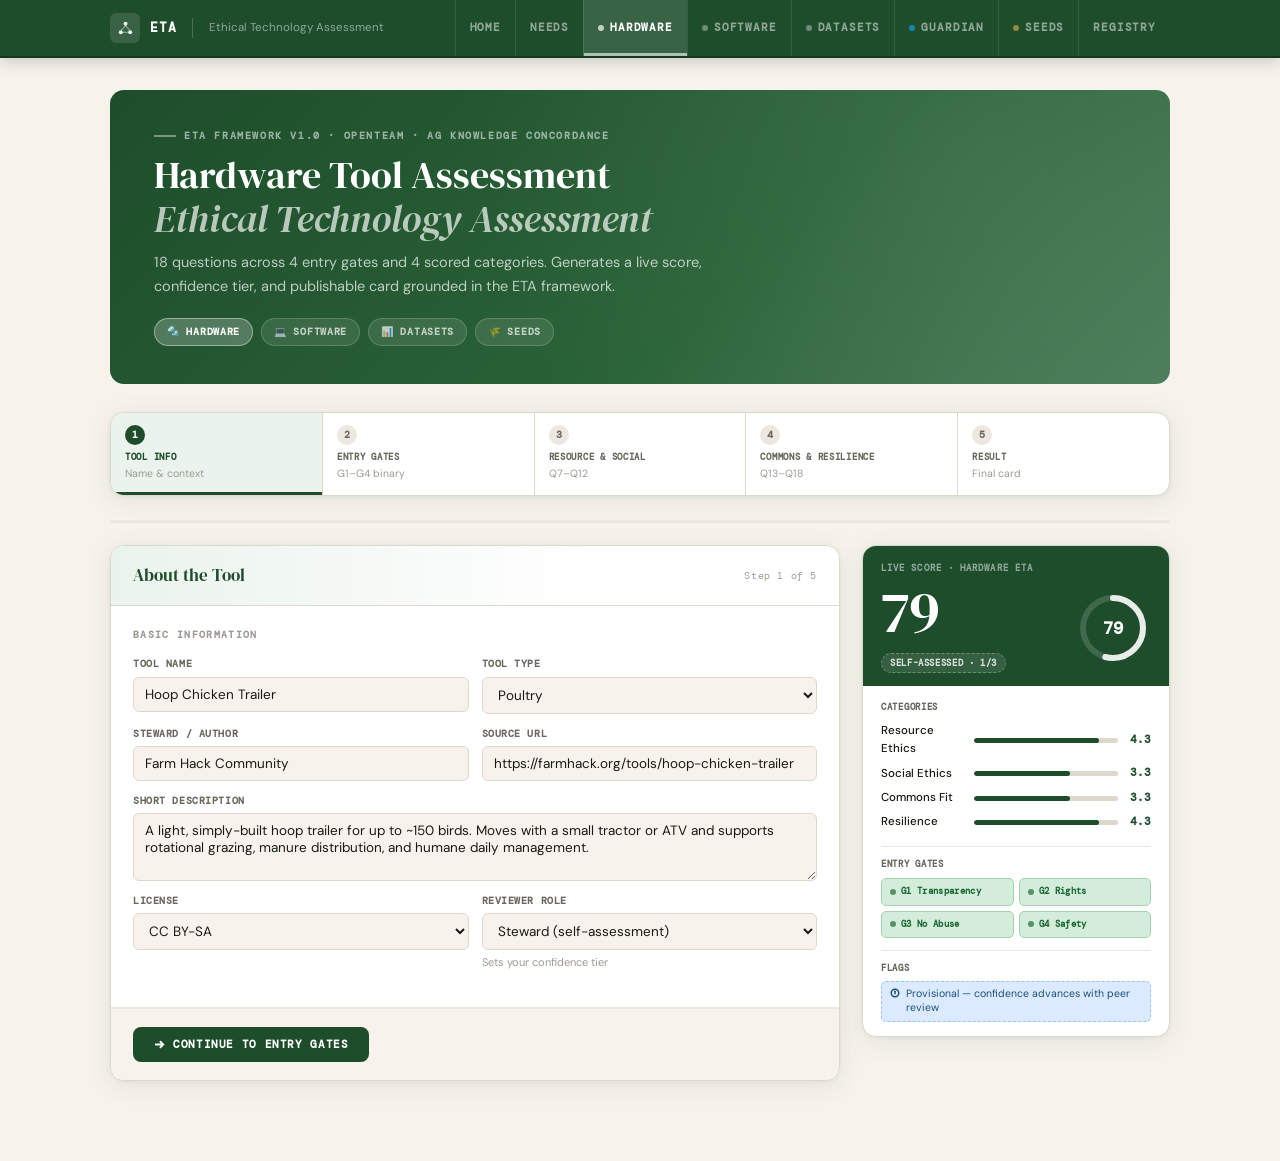
<file: eta_unified.html>
<!DOCTYPE html>
<html lang="en">
<head>
<meta charset="UTF-8">
<meta name="viewport" content="width=device-width, initial-scale=1.0">
<title>ETA — Ethical Technology Assessment</title>
<link rel="preconnect" href="https://fonts.googleapis.com">
<link href="https://fonts.googleapis.com/css2?family=DM+Serif+Display:ital@0;1&family=DM+Mono:wght@400;500;600&family=DM+Sans:ital,opsz,wght@0,9..40,300;0,9..40,400;0,9..40,500;0,9..40,600;0,9..40,700;1,9..40,400&display=swap" rel="stylesheet">
<style>
/* ═══════════════════════════════════════════════════════════
   DESIGN TOKENS
═══════════════════════════════════════════════════════════ */
:root {
  --forest:    #1e4d2b;
  --forest-md: #2a6338;
  --forest-lt: #4a7c59;
  --forest-bg: #eaf3ec;
  --forest-rim:#d0e8d6;
  --sage:      #5a7f5e;
  --sage-lt:   #c8deca;
  /* Software accent — deep blue */
  --sw-dark:   #1a3a5c;
  --sw-md:     #1e4f80;
  --sw-lt:     #2e6da8;
  --sw-bg:     #e8f0f8;
  --sw-rim:    #b8d0e8;
  /* Dataset accent — warm soil */
  --ds-dark:   #5c2c0e;
  --ds-md:     #8a4520;
  --ds-lt:     #b06030;
  --ds-bg:     #f8ede0;
  --ds-rim:    #e8c8a8;
  --soil:      #6b4226;
  --soil-md:   #8a5a35;
  --soil-lt:   #e8d5c0;
  --amber:     #c47a2e;
  --amber-bg:  #fff8ec;
  --ink:       #1a1a14;
  --cream:     #f7f3ec;
  --cream-dk:  #ede8df;
  --line:      #ddd8ce;
  --line-dk:   #b8b2a6;
  --dim:       #6b6760;
  --faint:     #9e9a93;
  --good:      #1e6b3a;
  --good-bg:   #d4edda;
  --good-bdr:  #a3d4af;
  --warn:      #8a5d00;
  --warn-bg:   #fef3c7;
  --warn-bdr:  #f5d97e;
  --info:      #1a4f7a;
  --info-bg:   #dbeafe;
  --info-bdr:  #93c5fd;
  --bad:       #8b1a1a;
  --bad-bg:    #fee2e2;
  --bad-bdr:   #fca5a5;
  --white:     #ffffff;
  --r:         8px;
  --r-lg:      14px;
  --shadow:    0 4px 24px rgba(30,77,43,.10), 0 1px 4px rgba(30,77,43,.06);
  --shadow-lg: 0 8px 48px rgba(30,77,43,.13), 0 2px 8px rgba(30,77,43,.07);

  /* Mode-specific — overridden per page */
  --mode-dark:  var(--forest);
  --mode-md:    var(--forest-md);
  --mode-lt:    var(--forest-lt);
  --mode-bg:    var(--forest-bg);
  --mode-rim:   var(--forest-rim);
}

*,*::before,*::after{box-sizing:border-box;margin:0;padding:0}

body {
  font-family: 'DM Sans', sans-serif;
  font-size: 15px;
  line-height: 1.6;
  background: var(--cream);
  color: var(--ink);
  min-height: 100vh;
}

/* ═══════════════════════════════════════════════════════════
   TOPBAR
═══════════════════════════════════════════════════════════ */
.topbar {
  position: sticky; top: 0; z-index: 100;
  background: var(--forest);
  border-bottom: 2px solid #16381f;
  box-shadow: 0 2px 16px rgba(0,0,0,.22);
  transition: background .3s, border-color .3s;
}
.topbar.mode-sw { background: var(--sw-dark); border-bottom-color: #122840; }
.topbar.mode-ds { background: var(--ds-dark); border-bottom-color: #3e1a08; }
.topbar.mode-gc { background: #0c4a6e; border-bottom-color: #075985; }
.topbar.mode-sg { background: #7c5c1c; border-bottom-color: #5c440f; }
.topbar-inner {
  max-width: 1100px; margin: 0 auto;
  padding: 0 20px;
  display: flex; align-items: center; justify-content: space-between;
  gap: 12px;
}
.brand {
  display: flex; align-items: center; gap: 10px;
  padding: 13px 0; text-decoration: none; flex-shrink: 0;
}
.brand-icon {
  width: 30px; height: 30px; flex: 0 0 30px;
  background: rgba(255,255,255,.12); border-radius: 6px;
  display: flex; align-items: center; justify-content: center;
}
.brand-icon svg { width: 17px; height: 17px; }
.brand-name {
  font-family: 'DM Mono', monospace;
  font-size: 13px; font-weight: 600; letter-spacing: .06em; text-transform: uppercase; color: #fff;
}
.brand-sep { width: 1px; height: 20px; background: rgba(255,255,255,.2); margin: 0 6px; }
.brand-sub { font-size: 11.5px; color: rgba(255,255,255,.5); font-weight: 400; }
.topbar-nav { display: flex; gap: 0; }
.topbar-nav a {
  font-family: 'DM Mono', monospace;
  font-size: 10.5px; font-weight: 600; letter-spacing: .08em; text-transform: uppercase;
  color: rgba(255,255,255,.5); text-decoration: none;
  padding: 0 14px; height: 56px;
  display: flex; align-items: center; gap: 6px;
  border-left: 1px solid rgba(255,255,255,.1);
  transition: color .12s, background .12s;
  cursor: pointer; position: relative;
}
.topbar-nav a:hover { color: rgba(255,255,255,.9); background: rgba(255,255,255,.08); }
.topbar-nav a.active { color: #fff; background: rgba(255,255,255,.12); }
.topbar-nav a.active::after {
  content: '';
  position: absolute; bottom: 0; left: 0; right: 0;
  height: 3px; background: rgba(255,255,255,.6);
}
.nav-dot { width: 6px; height: 6px; border-radius: 50%; background: currentColor; opacity: .7; }

/* ═══════════════════════════════════════════════════════════
   PAGE WRAPPER & MODE PAGES
═══════════════════════════════════════════════════════════ */
.page-outer { max-width: 1100px; margin: 0 auto; padding: 32px 20px 80px; }
.mode-page { display: none; }
.mode-page.active { display: block; }

/* ═══════════════════════════════════════════════════════════
   HERO
═══════════════════════════════════════════════════════════ */
.hero {
  border-radius: var(--r-lg);
  padding: 38px 44px;
  margin-bottom: 28px;
  position: relative; overflow: hidden; color: #fff;
}
.hero-hw { background: linear-gradient(135deg, var(--forest) 0%, var(--forest-md) 60%, var(--forest-lt) 100%); }
.hero-sw { background: linear-gradient(135deg, var(--sw-dark) 0%, var(--sw-md) 60%, var(--sw-lt) 100%); }
.hero-ds { background: linear-gradient(135deg, var(--ds-dark) 0%, var(--ds-md) 60%, var(--ds-lt) 100%); }
.hero::before {
  content: '';
  position: absolute; inset: 0;
  background-image: radial-gradient(circle at 80% 20%, rgba(255,255,255,.07) 0%, transparent 55%);
  pointer-events: none;
}
.hero-kicker {
  font-family: 'DM Mono', monospace; font-size: 10px; font-weight: 600;
  letter-spacing: .16em; text-transform: uppercase; color: rgba(255,255,255,.55);
  margin-bottom: 10px; display: flex; align-items: center; gap: 8px;
}
.hero-kicker::before { content:''; display:inline-block; width:22px; height:2px; background:rgba(255,255,255,.4); }
.hero h1 {
  font-family: 'DM Serif Display', Georgia, serif;
  font-size: clamp(24px, 3.6vw, 38px); font-weight: 400; line-height: 1.15;
  margin-bottom: 10px;
}
.hero h1 em { font-style: italic; color: rgba(255,255,255,.68); }
.hero-desc { font-size: 14.5px; color: rgba(255,255,255,.7); max-width: 600px; line-height: 1.6; margin-bottom: 20px; }
.hero-type-pills { display: flex; flex-wrap: wrap; gap: 8px; }
.type-pill {
  font-family: 'DM Mono', monospace; font-size: 10px; font-weight: 600;
  letter-spacing: .07em; text-transform: uppercase;
  padding: 5px 12px; border-radius: 20px;
  background: rgba(255,255,255,.1); border: 1px solid rgba(255,255,255,.18);
  color: rgba(255,255,255,.7); cursor: pointer; transition: all .15s; text-decoration: none;
}
.type-pill.current { background: rgba(255,255,255,.22); border-color: rgba(255,255,255,.4); color: #fff; }
.type-pill:hover { background: rgba(255,255,255,.18); color: #fff; }

/* ═══════════════════════════════════════════════════════════
   STEP RAIL
═══════════════════════════════════════════════════════════ */
.step-rail {
  display: flex; background: var(--white);
  border: 1px solid var(--line); border-radius: var(--r-lg);
  overflow: hidden; margin-bottom: 24px; box-shadow: var(--shadow);
}
.step-item {
  flex: 1; padding: 12px 14px;
  display: flex; flex-direction: column; gap: 2px;
  border-right: 1px solid var(--line);
  cursor: pointer; transition: background .15s; position: relative;
}
.step-item:last-child { border-right: none; }
.step-item:hover { background: var(--cream); }
.step-item.active { background: var(--mode-bg, var(--forest-bg)); }
.step-item.active::after {
  content: ''; position: absolute; bottom: 0; left: 0; right: 0;
  height: 3px; background: var(--mode-dark, var(--forest));
}
.step-num {
  width: 20px; height: 20px; background: var(--cream-dk); color: var(--dim);
  border-radius: 50%; font-family: 'DM Mono', monospace; font-size: 10px; font-weight: 700;
  display: flex; align-items: center; justify-content: center; margin-bottom: 3px;
  transition: background .15s, color .15s;
}
.step-item.active .step-num { background: var(--mode-dark, var(--forest)); color: #fff; }
.step-item.done .step-num { background: var(--good); color: #fff; }
.step-label {
  font-family: 'DM Mono', monospace; font-size: 9px; font-weight: 700;
  letter-spacing: .08em; text-transform: uppercase; color: var(--dim);
}
.step-item.active .step-label { color: var(--mode-dark, var(--forest)); }
.step-sub { font-size: 10.5px; color: var(--faint); }

/* ═══════════════════════════════════════════════════════════
   PROGRESS BAR
═══════════════════════════════════════════════════════════ */
.progress-bar-outer { height: 3px; background: var(--cream-dk); border-radius: 2px; overflow: hidden; margin-bottom: 22px; }
.progress-bar-fill { height: 100%; background: var(--mode-dark, var(--forest)); border-radius: 2px; transition: width .4s ease; width: 0%; }

/* ═══════════════════════════════════════════════════════════
   MAIN GRID
═══════════════════════════════════════════════════════════ */
.main-grid {
  display: grid; grid-template-columns: 1fr 308px; gap: 22px; align-items: start;
}

/* ═══════════════════════════════════════════════════════════
   FORM PANELS
═══════════════════════════════════════════════════════════ */
.form-panel {
  background: var(--white); border: 1px solid var(--line);
  border-radius: var(--r-lg); box-shadow: var(--shadow); overflow: hidden;
}
.form-panel-head {
  padding: 16px 22px; border-bottom: 1px solid var(--line);
  background: linear-gradient(to right, var(--mode-bg, var(--forest-bg)), var(--white) 65%);
  display: flex; align-items: center; justify-content: space-between; gap: 12px;
}
.form-panel-title {
  font-family: 'DM Serif Display', serif; font-size: 17px; font-weight: 400;
  color: var(--mode-dark, var(--forest));
}
.form-panel-meta { font-family: 'DM Mono', monospace; font-size: 10px; letter-spacing: .06em; color: var(--faint); }
.section-block { padding: 22px; border-bottom: 1px solid var(--cream-dk); }
.section-block:last-child { border-bottom: none; }
.section-kicker {
  font-family: 'DM Mono', monospace; font-size: 9.5px; font-weight: 700;
  letter-spacing: .14em; text-transform: uppercase; color: var(--faint);
  margin-bottom: 14px; display: flex; align-items: center; gap: 8px;
}
.kicker-badge {
  padding: 2px 7px; background: var(--mode-bg, var(--forest-bg));
  color: var(--mode-dark, var(--forest));
  border: 1px solid var(--mode-rim, var(--forest-rim));
  border-radius: 4px; font-size: 9px;
}

/* ═══════════════════════════════════════════════════════════
   FORM FIELDS
═══════════════════════════════════════════════════════════ */
.field-row { display: grid; grid-template-columns: 1fr 1fr; gap: 13px; margin-bottom: 13px; }
.field-row.single { grid-template-columns: 1fr; }
.field-row.triple { grid-template-columns: 1fr 1fr 1fr; }
.field-group { display: flex; flex-direction: column; gap: 4px; }
.field-label {
  font-family: 'DM Mono', monospace; font-size: 9.5px; font-weight: 600;
  letter-spacing: .06em; text-transform: uppercase; color: var(--dim);
}
.field-input, .field-select, .field-textarea {
  font-family: 'DM Sans', sans-serif; font-size: 13.5px; color: var(--ink);
  background: var(--cream); border: 1px solid var(--line); border-radius: 6px;
  padding: 8px 11px; transition: border-color .15s, background .15s; width: 100%; outline: none;
}
.field-input:focus, .field-select:focus, .field-textarea:focus {
  border-color: var(--mode-dark, var(--forest)); background: #fff;
  box-shadow: 0 0 0 3px var(--mode-bg, var(--forest-bg));
}
.field-textarea { resize: vertical; min-height: 68px; }
.field-hint { font-size: 11px; color: var(--faint); }

/* ═══════════════════════════════════════════════════════════
   GATE QUESTIONS
═══════════════════════════════════════════════════════════ */
.gate-q {
  background: var(--cream); border: 1px solid var(--line); border-radius: var(--r);
  padding: 14px 16px; margin-bottom: 10px; transition: border-color .15s, background .15s;
}
.gate-q.answered { border-color: var(--good-bdr); background: var(--good-bg); }
.gate-q.failed { border-color: var(--bad-bdr); background: var(--bad-bg); }
.gate-q-header { display: flex; align-items: flex-start; gap: 10px; margin-bottom: 8px; }
.gate-num {
  font-family: 'DM Mono', monospace; font-size: 9.5px; font-weight: 700; letter-spacing: .08em;
  color: var(--mode-dark, var(--forest)); background: var(--mode-rim, var(--forest-rim));
  padding: 2px 7px; border-radius: 4px; white-space: nowrap; flex: 0 0 auto; margin-top: 2px;
}
.gate-q.failed .gate-num { color: var(--bad); background: var(--bad-bg); border: 1px solid var(--bad-bdr); }
.gate-q-text { font-size: 13px; font-weight: 500; color: var(--ink); line-height: 1.4; }
.gate-guidance {
  font-size: 11.5px; color: var(--dim); line-height: 1.5; margin-bottom: 10px;
  padding: 7px 11px; background: rgba(255,255,255,.6); border-radius: 5px;
  border-left: 2px solid var(--line-dk);
}
.gate-radios { display: flex; gap: 7px; flex-wrap: wrap; }
.gate-radio-label {
  display: flex; align-items: center; gap: 6px; padding: 6px 13px;
  border: 1.5px solid var(--line); border-radius: 24px;
  cursor: pointer; font-size: 13px; font-weight: 500; color: var(--dim);
  background: #fff; transition: all .15s; user-select: none;
}
.gate-radio-label input { position: absolute; opacity: 0; pointer-events: none; }
.gate-radio-label:hover { border-color: var(--mode-dark, var(--forest)); color: var(--mode-dark, var(--forest)); }
.gate-radio-label.selected-pass { border-color: var(--good); color: var(--good); background: var(--good-bg); }
.gate-radio-label.selected-fail { border-color: var(--bad); color: var(--bad); background: var(--bad-bg); }
.gate-radio-dot { width: 7px; height: 7px; border-radius: 50%; background: currentColor; opacity: .5; }

/* ═══════════════════════════════════════════════════════════
   SCORED QUESTIONS
═══════════════════════════════════════════════════════════ */
.scored-q { margin-bottom: 18px; padding-bottom: 18px; border-bottom: 1px solid var(--cream-dk); }
.scored-q:last-child { border-bottom: none; margin-bottom: 0; padding-bottom: 0; }
.scored-q-meta { display: flex; align-items: center; gap: 8px; margin-bottom: 5px; }
.q-num {
  font-family: 'DM Mono', monospace; font-size: 9.5px; font-weight: 700; letter-spacing: .08em;
  color: var(--mode-dark, var(--forest)); background: var(--mode-bg, var(--forest-bg));
  border: 1px solid var(--mode-rim, var(--forest-rim)); padding: 2px 7px; border-radius: 4px;
}
.dim-label {
  font-family: 'DM Mono', monospace; font-size: 9px; letter-spacing: .06em;
  color: var(--faint); text-transform: uppercase;
}
.scored-q-text { font-size: 13px; font-weight: 500; color: var(--ink); line-height: 1.4; margin-bottom: 5px; }
.scored-q-guidance { font-size: 11.5px; color: var(--dim); line-height: 1.5; margin-bottom: 10px; }
.slider-wrap { position: relative; margin-bottom: 4px; }
input[type=range] {
  -webkit-appearance: none; width: 100%; height: 6px;
  background: var(--line); border-radius: 3px; outline: none; cursor: pointer;
}
input[type=range]::-webkit-slider-thumb {
  -webkit-appearance: none; width: 19px; height: 19px;
  background: var(--mode-dark, var(--forest)); border: 3px solid #fff;
  border-radius: 50%; box-shadow: 0 1px 5px rgba(0,0,0,.2);
  cursor: pointer; transition: transform .12s;
}
input[type=range]:hover::-webkit-slider-thumb { transform: scale(1.15); }
input[type=range]::-moz-range-thumb {
  width: 19px; height: 19px; background: var(--mode-dark, var(--forest));
  border: 3px solid #fff; border-radius: 50; cursor: pointer;
}
.slider-row { display: flex; align-items: center; justify-content: space-between; margin-top: 3px; }
.slider-labels { display: flex; justify-content: space-between; width: 100%; }
.slider-label { font-family: 'DM Mono', monospace; font-size: 9px; color: var(--faint); }
.slider-value {
  font-family: 'DM Mono', monospace; font-size: 15px; font-weight: 700;
  color: var(--mode-dark, var(--forest)); min-width: 26px; text-align: right;
}
.evidence-field { margin-top: 8px; }
.evidence-toggle {
  display: flex; align-items: center; gap: 5px; font-size: 11.5px;
  color: var(--mode-dark, var(--forest)); cursor: pointer; user-select: none;
  background: none; border: none; padding: 0; font-family: inherit;
}
.evidence-toggle svg { width: 11px; height: 11px; transition: transform .2s; }
.evidence-toggle.open svg { transform: rotate(90deg); }
.evidence-area { display: none; }
.evidence-area.open { display: block; }

/* ═══════════════════════════════════════════════════════════
   SIDEBAR SCORE CARD
═══════════════════════════════════════════════════════════ */
.score-card {
  background: var(--white); border: 1px solid var(--line);
  border-radius: var(--r-lg); box-shadow: var(--shadow); overflow: hidden;
  position: sticky; top: 72px;
}
.score-card-head {
  background: var(--mode-dark, var(--forest)); padding: 15px 18px 13px; color: #fff;
}
.score-card-kicker {
  font-family: 'DM Mono', monospace; font-size: 9px; font-weight: 600;
  letter-spacing: .12em; text-transform: uppercase; color: rgba(255,255,255,.5); margin-bottom: 8px;
}
.score-display { display: flex; align-items: center; justify-content: space-between; }
.score-big-num { font-family: 'DM Serif Display', serif; font-size: 58px; line-height: 1; color: #fff; }
.score-ring-wrap { position: relative; width: 76px; height: 76px; }
.score-ring-wrap svg { width: 76px; height: 76px; }
.score-ring-label {
  position: absolute; inset: 0; display: flex; align-items: center; justify-content: center;
  font-family: 'DM Mono', monospace; font-size: 17px; font-weight: 700; color: #fff;
}
.score-meta-row { margin-top: 8px; }
.conf-badge {
  font-family: 'DM Mono', monospace; font-size: 9px; font-weight: 700;
  letter-spacing: .07em; text-transform: uppercase; padding: 3px 8px;
  border: 1px solid rgba(255,255,255,.28); border-radius: 20px;
  color: rgba(255,255,255,.8); background: rgba(255,255,255,.1);
}
.conf-badge.provisional { border-style: dashed; }
.conf-badge.reviewed { border-color: rgba(255,255,255,.5); background: rgba(255,255,255,.18); }
.score-card-body { padding: 14px 18px; }
.score-bar-section { margin-bottom: 14px; }
.sbar-label {
  font-family: 'DM Mono', monospace; font-size: 9px; font-weight: 700;
  letter-spacing: .08em; text-transform: uppercase; color: var(--dim); margin-bottom: 7px;
}
.sbar-row { display: flex; align-items: center; gap: 7px; margin-bottom: 6px; }
.sbar-name { font-size: 11.5px; color: var(--ink); font-weight: 500; flex: 0 0 86px; }
.sbar-track { flex: 1; height: 5px; background: var(--line); border-radius: 3px; overflow: hidden; }
.sbar-fill {
  height: 100%; background: var(--mode-dark, var(--forest));
  border-radius: 3px; transition: width .5s cubic-bezier(.4,0,.2,1); width: 0%;
}
.sbar-val {
  font-family: 'DM Mono', monospace; font-size: 10.5px; font-weight: 600;
  color: var(--mode-dark, var(--forest)); flex: 0 0 26px; text-align: right;
}
.sc-divider { height: 1px; background: var(--cream-dk); margin: 10px 0; }
.gates-grid { display: grid; grid-template-columns: 1fr 1fr; gap: 5px; margin-bottom: 12px; }
.gate-pill {
  display: flex; align-items: center; gap: 5px; padding: 6px 8px;
  border-radius: 5px; border: 1px solid; font-size: 10.5px; transition: all .2s;
}
.gate-pill.unknown { border-color: var(--line); background: var(--cream); color: var(--dim); }
.gate-pill.pass { border-color: var(--good-bdr); background: var(--good-bg); color: var(--good); }
.gate-pill.fail { border-color: var(--bad-bdr); background: var(--bad-bg); color: var(--bad); }
.gate-dot { width: 6px; height: 6px; border-radius: 50%; flex: 0 0 6px; background: currentColor; opacity: .7; }
.gate-pill-label { font-family: 'DM Mono', monospace; font-size: 8.5px; font-weight: 700; letter-spacing: .04em; }
.flags-area { display: flex; flex-direction: column; gap: 4px; }
.flag-item {
  display: flex; align-items: flex-start; gap: 6px; padding: 5px 8px;
  font-size: 10.5px; line-height: 1.4; border-radius: 5px; border: 1px dashed;
}
.flag-item.warn { border-color: var(--warn-bdr); background: var(--warn-bg); color: var(--warn); }
.flag-item.info { border-color: var(--info-bdr); background: var(--info-bg); color: var(--info); }
.flag-item svg { width: 10px; height: 10px; flex: 0 0 10px; margin-top: 1px; }

/* ═══════════════════════════════════════════════════════════
   ACTION ROW & BUTTONS
═══════════════════════════════════════════════════════════ */
.action-row {
  display: flex; gap: 9px; flex-wrap: wrap; padding: 18px 22px;
  border-top: 1px solid var(--cream-dk); background: var(--cream);
}
.btn {
  display: inline-flex; align-items: center; gap: 7px; padding: 9px 18px;
  border-radius: var(--r); font-family: 'DM Mono', monospace;
  font-size: 10.5px; font-weight: 700; letter-spacing: .06em; text-transform: uppercase;
  cursor: pointer; border: 2px solid; transition: all .15s;
}
.btn-primary { background: var(--mode-dark, var(--forest)); color: #fff; border-color: var(--mode-dark, var(--forest)); }
.btn-primary:hover { filter: brightness(1.12); }
.btn-secondary { background: #fff; color: var(--mode-dark, var(--forest)); border-color: var(--mode-rim, var(--forest-rim)); }
.btn-secondary:hover { border-color: var(--mode-dark, var(--forest)); background: var(--mode-bg, var(--forest-bg)); }
.btn svg { width: 13px; height: 13px; }

/* ═══════════════════════════════════════════════════════════
   RESULT CARD
═══════════════════════════════════════════════════════════ */
.result-card { background: var(--white); border: 1px solid var(--line); border-radius: var(--r-lg); box-shadow: var(--shadow-lg); overflow: hidden; }
.result-header {
  padding: 26px 30px; color: #fff;
  display: flex; align-items: flex-start; gap: 22px;
}
.rh-hw { background: linear-gradient(135deg, var(--forest) 0%, var(--forest-md) 100%); }
.rh-sw { background: linear-gradient(135deg, var(--sw-dark) 0%, var(--sw-md) 100%); }
.rh-ds { background: linear-gradient(135deg, var(--ds-dark) 0%, var(--ds-md) 100%); }
.result-score-block { flex: 0 0 auto; text-align: center; }
.result-score-num { font-family: 'DM Serif Display', serif; font-size: 68px; line-height: 1; color: #fff; }
.result-score-label { font-family: 'DM Mono', monospace; font-size: 9px; letter-spacing: .1em; text-transform: uppercase; color: rgba(255,255,255,.5); margin-top: 3px; }
.result-title-block { flex: 1; }
.result-kicker { font-family: 'DM Mono', monospace; font-size: 9px; letter-spacing: .12em; text-transform: uppercase; color: rgba(255,255,255,.5); margin-bottom: 5px; }
.result-tool-name { font-family: 'DM Serif Display', serif; font-size: 26px; font-weight: 400; color: #fff; margin-bottom: 5px; }
.result-tool-desc { font-size: 13.5px; color: rgba(255,255,255,.68); margin-bottom: 14px; }
.result-badges { display: flex; flex-wrap: wrap; gap: 5px; }
.result-badge {
  display: inline-flex; align-items: center; gap: 5px; padding: 4px 10px;
  border-radius: 20px; border: 1px solid; font-family: 'DM Mono', monospace;
  font-size: 9px; font-weight: 700; letter-spacing: .05em; text-transform: uppercase;
}
.result-badge.good { background: var(--good-bg); color: var(--good); border-color: var(--good-bdr); }
.result-badge.warn { background: var(--warn-bg); color: var(--warn); border-color: var(--warn-bdr); }
.result-badge.info { background: var(--info-bg); color: var(--info); border-color: var(--info-bdr); }
.result-badge svg { width: 8px; height: 8px; }
.result-body { padding: 26px 30px; }
.result-section { margin-bottom: 24px; }
.result-section-label {
  font-family: 'DM Mono', monospace; font-size: 9px; font-weight: 700;
  letter-spacing: .14em; text-transform: uppercase; color: var(--faint); margin-bottom: 10px;
}
.result-gates { display: grid; grid-template-columns: repeat(2, 1fr); gap: 7px; }
.result-gate { display: flex; align-items: flex-start; gap: 9px; padding: 11px 12px; border-radius: var(--r); border: 1px solid; }
.result-gate.pass { border-color: var(--good-bdr); background: var(--good-bg); }
.result-gate.fail { border-color: var(--bad-bdr); background: var(--bad-bg); }
.result-gate-mark { width: 20px; height: 20px; flex: 0 0 20px; border-radius: 50%; display: flex; align-items: center; justify-content: center; font-size: 11px; font-weight: 900; }
.result-gate.pass .result-gate-mark { background: var(--good); color: #fff; }
.result-gate.fail .result-gate-mark { background: var(--bad); color: #fff; }
.result-gate-name { font-family: 'DM Mono', monospace; font-size: 9px; font-weight: 700; letter-spacing: .05em; text-transform: uppercase; margin-bottom: 2px; }
.result-gate.pass .result-gate-name { color: var(--good); }
.result-gate.fail .result-gate-name { color: var(--bad); }
.result-gate-desc { font-size: 11.5px; color: var(--dim); line-height: 1.3; }
.result-bars { display: flex; flex-direction: column; gap: 11px; }
.result-bar-row { display: grid; grid-template-columns: 130px 1fr 38px; gap: 9px; align-items: center; }
.result-bar-label { font-size: 12.5px; font-weight: 500; color: var(--ink); }
.result-bar-track { height: 7px; background: var(--cream-dk); border-radius: 4px; overflow: hidden; }
.result-bar-fill { height: 100%; border-radius: 4px; transition: width .7s cubic-bezier(.4,0,.2,1); }
.result-bar-fill.hi { background: var(--mode-dark, var(--forest)); }
.result-bar-fill.mid { background: var(--amber); }
.result-bar-fill.lo { background: var(--warn); }
.result-bar-val { font-family: 'DM Mono', monospace; font-size: 12.5px; font-weight: 700; color: var(--mode-dark, var(--forest)); text-align: right; }
.result-confidence {
  background: var(--cream); border: 1px solid var(--line); border-radius: var(--r);
  padding: 14px 18px; display: flex; align-items: center; gap: 14px;
}
.conf-tier-display { font-family: 'DM Serif Display', serif; font-size: 40px; color: var(--mode-dark, var(--forest)); flex: 0 0 auto; line-height: 1; }
.conf-tier-info { flex: 1; }
.conf-tier-name { font-family: 'DM Mono', monospace; font-size: 10px; font-weight: 700; letter-spacing: .08em; text-transform: uppercase; color: var(--mode-dark, var(--forest)); margin-bottom: 2px; }
.conf-tier-desc { font-size: 12px; color: var(--dim); line-height: 1.4; }
.conf-tier-decay { font-family: 'DM Mono', monospace; font-size: 9px; color: var(--faint); margin-top: 3px; }
.review-thread { background: var(--cream); border: 1px solid var(--line); border-radius: var(--r); overflow: hidden; }
.review-thread-head {
  padding: 9px 14px; background: var(--ink); color: #fff;
  font-family: 'DM Mono', monospace; font-size: 9.5px; font-weight: 700;
  letter-spacing: .1em; text-transform: uppercase; display: flex; align-items: center; gap: 7px;
}
.rt-dot { width: 6px; height: 6px; border-radius: 50%; background: var(--good-bg); }
.review-entry { display: flex; gap: 9px; align-items: flex-start; padding: 11px 14px; border-bottom: 1px solid var(--line); font-size: 12px; }
.review-entry:last-child { border-bottom: none; }
.re-avatar { width: 26px; height: 26px; flex: 0 0 26px; border-radius: 50%; display: flex; align-items: center; justify-content: center; font-size: 10.5px; font-weight: 700; color: #fff; font-family: 'DM Mono', monospace; }
.re-av-1 { background: var(--soil); } .re-av-2 { background: var(--info); } .re-av-3 { background: var(--good); }
.re-body { flex: 1; }
.re-meta { font-family: 'DM Mono', monospace; font-size: 9px; color: var(--faint); margin-bottom: 2px; }
.re-meta strong { color: var(--dim); }
.re-text { color: var(--ink); line-height: 1.4; }
.re-badge { display: inline-block; font-family: 'DM Mono', monospace; font-size: 8.5px; font-weight: 700; letter-spacing: .06em; text-transform: uppercase; padding: 1px 5px; border-radius: 3px; margin-left: 5px; }
.re-badge.self { background: var(--cream-dk); color: var(--dim); }
.re-badge.peer { background: var(--info-bg); color: var(--info); }
.result-evidence-section { background: var(--cream); border-radius: var(--r); border: 1px solid var(--line); overflow: hidden; }
.evidence-row { display: flex; align-items: flex-start; gap: 11px; padding: 11px 14px; border-bottom: 1px solid var(--line-dk); font-size: 12px; }
.evidence-row:last-child { border-bottom: none; }
.ev-q { color: var(--dim); flex: 0 0 34px; font-family: 'DM Mono', monospace; font-size: 9.5px; font-weight: 600; }
.ev-text { flex: 1; color: var(--ink); line-height: 1.4; }
.ev-note { font-size: 10.5px; color: var(--faint); margin-top: 2px; }
.ev-status { flex: 0 0 auto; font-family: 'DM Mono', monospace; font-size: 8.5px; font-weight: 700; letter-spacing: .06em; text-transform: uppercase; padding: 2px 6px; border-radius: 4px; }
.ev-status.confirmed { background: var(--good-bg); color: var(--good); }

/* ═══════════════════════════════════════════════════════════
   DTAP DIMENSION BADGE (dataset-specific)
═══════════════════════════════════════════════════════════ */
.dim-badge {
  display: inline-flex; align-items: center; gap: 5px;
  font-family: 'DM Mono', monospace; font-size: 9px; font-weight: 700;
  letter-spacing: .07em; text-transform: uppercase;
  padding: 2px 8px; border-radius: 4px; margin-bottom: 12px;
  background: var(--ds-bg); color: var(--ds-md); border: 1px solid var(--ds-rim);
}

/* ═══════════════════════════════════════════════════════════
   DEPLOYMENT STACK SECTION (collapsible)
═══════════════════════════════════════════════════════════ */
.stack-section { margin-top: 38px; }
.stack-toggle-btn {
  width: 100%; display: flex; align-items: center; justify-content: space-between;
  background: var(--white); border: 1px solid var(--line); border-radius: var(--r-lg);
  padding: 18px 24px; cursor: pointer;
  box-shadow: var(--shadow); transition: background .15s;
  font-family: inherit; text-align: left;
}
.stack-toggle-btn:hover { background: var(--cream); }
.stack-toggle-btn.open { border-radius: var(--r-lg) var(--r-lg) 0 0; border-bottom-color: transparent; }
.stack-toggle-left { display: flex; flex-direction: column; gap: 3px; }
.stack-toggle-kicker {
  font-family: 'DM Mono', monospace; font-size: 9.5px; font-weight: 700;
  letter-spacing: .14em; text-transform: uppercase; color: var(--soil-md);
  display: flex; align-items: center; gap: 7px;
}
.stack-toggle-kicker::before { content: ''; display: block; width: 18px; height: 2px; background: var(--soil); }
.stack-toggle-title { font-family: 'DM Serif Display', serif; font-size: 20px; color: var(--ink); }
.stack-toggle-right { display: flex; align-items: center; gap: 10px; }
.stack-toggle-hint { font-size: 12px; color: var(--faint); }
.stack-chevron {
  width: 28px; height: 28px; border-radius: 50%; background: var(--cream-dk);
  display: flex; align-items: center; justify-content: center; flex-shrink: 0;
  transition: transform .3s, background .15s;
}
.stack-toggle-btn:hover .stack-chevron { background: var(--line); }
.stack-toggle-btn.open .stack-chevron { transform: rotate(180deg); background: var(--forest-bg); }
.stack-toggle-btn.open .stack-chevron svg { stroke: var(--forest); }
.stack-chevron svg { width: 14px; height: 14px; stroke: var(--dim); stroke-width: 2; fill: none; }

.stack-body {
  display: none; padding: 24px;
  background: var(--white); border: 1px solid var(--line);
  border-top: none; border-radius: 0 0 var(--r-lg) var(--r-lg);
  box-shadow: var(--shadow);
}
.stack-body.open { display: block; }

.stack-subhead { font-size: 13.5px; color: var(--dim); max-width: 640px; margin-bottom: 22px; line-height: 1.5; }
.stack-grid { display: grid; grid-template-columns: 1fr 1fr; gap: 18px; }
.stack-card {
  background: var(--cream); border: 1px solid var(--line);
  border-radius: var(--r-lg); overflow: hidden; display: flex; flex-direction: column;
}
.stack-card-head { padding: 18px 22px 14px; border-bottom: 2px solid; }
.stack-card:first-child .stack-card-head { background: linear-gradient(135deg, #1e3a5f 0%, #1a4f7a 100%); border-bottom-color: #153050; }
.stack-card:last-child .stack-card-head { background: linear-gradient(135deg, var(--forest) 0%, var(--forest-md) 100%); border-bottom-color: #16381f; }
.stack-approach { font-family: 'DM Mono', monospace; font-size: 9px; font-weight: 700; letter-spacing: .14em; text-transform: uppercase; color: rgba(255,255,255,.45); margin-bottom: 5px; }
.stack-title { font-family: 'DM Serif Display', serif; font-size: 18px; font-weight: 400; color: #fff; margin-bottom: 5px; }
.stack-tagline { font-size: 12px; color: rgba(255,255,255,.62); line-height: 1.5; }
.stack-card-body { padding: 18px 22px; flex: 1; }
.stack-layer { display: flex; gap: 11px; align-items: flex-start; margin-bottom: 12px; padding-bottom: 12px; border-bottom: 1px solid var(--line); }
.stack-layer:last-child { border-bottom: none; margin-bottom: 0; padding-bottom: 0; }
.stack-layer-icon { width: 30px; height: 30px; flex: 0 0 30px; border-radius: 6px; display: flex; align-items: center; justify-content: center; font-size: 14px; }
.stack-layer-label { font-family: 'DM Mono', monospace; font-size: 9px; font-weight: 700; letter-spacing: .08em; text-transform: uppercase; color: var(--faint); margin-bottom: 1px; }
.stack-layer-name { font-size: 12.5px; font-weight: 600; color: var(--ink); margin-bottom: 2px; }
.stack-layer-desc { font-size: 11.5px; color: var(--dim); line-height: 1.4; }
.stack-tags { display: flex; flex-wrap: wrap; gap: 4px; margin-top: 5px; }
.stack-tag { font-family: 'DM Mono', monospace; font-size: 8.5px; font-weight: 600; letter-spacing: .04em; padding: 2px 6px; border-radius: 4px; background: var(--cream-dk); color: var(--dim); }
.stack-footer { border-top: 1px solid var(--line); padding: 12px 22px; background: var(--white); display: flex; align-items: center; gap: 9px; flex-wrap: wrap; }
.stack-footer-label { font-family: 'DM Mono', monospace; font-size: 9px; font-weight: 700; letter-spacing: .06em; text-transform: uppercase; color: var(--faint); flex: 0 0 auto; }
.tradeoff-chip { font-size: 10.5px; padding: 3px 8px; border-radius: 20px; border: 1px solid; }
.tc-pro { border-color: var(--good-bdr); color: var(--good); background: var(--good-bg); }
.tc-con { border-color: var(--warn-bdr); color: var(--warn); background: var(--warn-bg); }

/* ═══════════════════════════════════════════════════════════
   RESPONSIVE
═══════════════════════════════════════════════════════════ */
@media (max-width: 800px) {
  .main-grid { grid-template-columns: 1fr; }
  .score-card { position: static; }
  .field-row { grid-template-columns: 1fr; }
  .field-row.triple { grid-template-columns: 1fr 1fr; }
  .result-header { flex-direction: column; gap: 14px; }
  .result-gates { grid-template-columns: 1fr; }
  .result-bar-row { grid-template-columns: 96px 1fr 34px; }
  .stack-grid { grid-template-columns: 1fr; }
  .hero { padding: 26px 22px; }
  .gates-grid { grid-template-columns: 1fr; }
  .topbar-nav a { padding: 0 10px; font-size: 9.5px; }
  .brand-sub { display: none; }
}
@media (max-width: 520px) {
  .step-rail { flex-wrap: wrap; }
  .step-item { flex: 0 0 50%; border-bottom: 1px solid var(--line); }
}

/* ═══════════════════════════════════════════════════════════
   ANIMATIONS
═══════════════════════════════════════════════════════════ */
@keyframes fadeUp { from { opacity:0; transform:translateY(8px); } to { opacity:1; transform:none; } }
.form-panel { animation: fadeUp .25s ease both; }
.result-card { animation: fadeUp .35s ease both; }

/* ═══════════════════════════════════════════════════════════
   MODE OVERRIDES — applied via JS on <body> or .mode-page
═══════════════════════════════════════════════════════════ */
.mode-sw-active { --mode-dark: var(--sw-dark); --mode-md: var(--sw-md); --mode-lt: var(--sw-lt); --mode-bg: var(--sw-bg); --mode-rim: var(--sw-rim); }
.mode-ds-active { --mode-dark: var(--ds-dark); --mode-md: var(--ds-md); --mode-lt: var(--ds-lt); --mode-bg: var(--ds-bg); --mode-rim: var(--ds-rim); }

/* ═══════════════════════════════════════════════════════════
   GUARDIAN CONNECTOR — IDSov Module Styles
═══════════════════════════════════════════════════════════ */
.gc-principle-note {
  background: rgba(14, 165, 233, 0.08);
  border-left: 3px solid #0ea5e9;
  padding: 10px 14px;
  font-size: 12px;
  color: var(--dim);
  line-height: 1.5;
  margin-bottom: 16px;
  border-radius: 0 6px 6px 0;
}
.care-badge {
  display: inline-flex;
  align-items: center;
  justify-content: center;
  width: 24px;
  height: 24px;
  border-radius: 4px;
  font-family: 'DM Mono', monospace;
  font-size: 11px;
  font-weight: 700;
  border: 1px solid rgba(255,255,255,.2);
  transition: all .2s;
}
.care-result-grid {
  display: grid;
  grid-template-columns: repeat(4, 1fr);
  gap: 8px;
}
.care-result-item {
  display: flex;
  flex-direction: column;
  align-items: center;
  padding: 12px 8px;
  border-radius: 8px;
  background: var(--cream);
  border: 1px solid var(--line);
}
.care-result-item.pass { background: #ecfdf5; border-color: #a7f3d0; }
.care-result-item.partial { background: #fffbeb; border-color: #fde68a; }
.care-result-item.gap { background: #fef2f2; border-color: #fecaca; }
.care-letter {
  font-family: 'DM Mono', monospace;
  font-size: 20px;
  font-weight: 700;
  line-height: 1;
}
.care-result-item.pass .care-letter { color: #059669; }
.care-result-item.partial .care-letter { color: #d97706; }
.care-result-item.gap .care-letter { color: #dc2626; }
.care-name {
  font-size: 9px;
  color: var(--dim);
  text-align: center;
  margin-top: 4px;
  line-height: 1.2;
}
.care-score {
  font-family: 'DM Mono', monospace;
  font-size: 11px;
  font-weight: 600;
  margin-top: 6px;
}
.care-result-item.pass .care-score { color: #059669; }
.care-result-item.partial .care-score { color: #d97706; }
.care-result-item.gap .care-score { color: #dc2626; }

.ref-link {
  display: inline-flex;
  padding: 4px 10px;
  font-family: 'DM Mono', monospace;
  font-size: 9px;
  font-weight: 600;
  letter-spacing: 0.03em;
  text-decoration: none;
  border: 1px solid var(--line);
  border-radius: 4px;
  background: var(--cream);
  color: var(--dim);
  transition: all 0.15s;
}
.ref-link:hover {
  border-color: var(--forest);
  color: var(--forest);
}
</style>
</head>
<body>

<!-- ═══════════════════════════════════════════════════════
     TOPBAR
═══════════════════════════════════════════════════════ -->
<div class="topbar" id="topbar">
  <div class="topbar-inner">
    <a class="brand" href="index.html">
      <div class="brand-icon">
        <svg viewBox="0 0 18 18" fill="none">
          <circle cx="9" cy="4" r="2.1" fill="rgba(255,255,255,.9)"/>
          <circle cx="4" cy="13" r="2.1" fill="rgba(255,255,255,.9)"/>
          <circle cx="14" cy="13" r="2.1" fill="rgba(255,255,255,.9)"/>
          <line x1="9" y1="6" x2="4.5" y2="11" stroke="rgba(255,255,255,.45)" stroke-width="1.2"/>
          <line x1="9" y1="6" x2="13.5" y2="11" stroke="rgba(255,255,255,.45)" stroke-width="1.2"/>
          <line x1="4" y1="13" x2="14" y2="13" stroke="rgba(255,255,255,.45)" stroke-width="1.2"/>
        </svg>
      </div>
      <span class="brand-name">ETA</span>
      <div class="brand-sep"></div>
      <span class="brand-sub">Ethical Technology Assessment</span>
    </a>
    <nav class="topbar-nav">
      <a href="index.html">Home</a>
      <a href="needs-assessment.html">Needs</a>
      <a id="nav-hw" class="active" onclick="switchMode('hw');return false;" href="#">
        <span class="nav-dot"></span>Hardware
      </a>
      <a id="nav-sw" onclick="switchMode('sw');return false;" href="#">
        <span class="nav-dot"></span>Software
      </a>
      <a id="nav-ds" onclick="switchMode('ds');return false;" href="#">
        <span class="nav-dot"></span>Datasets
      </a>
      <a id="nav-gc" onclick="switchMode('gc');return false;" href="#">
        <span class="nav-dot" style="background:#0ea5e9"></span>Guardian
      </a>
      <a id="nav-sg" onclick="switchMode('sg');return false;" href="#">
        <span class="nav-dot" style="background:#c9a046"></span>Seeds
      </a>
      <a href="eta-comparison.html">Registry</a>
    </nav>
  </div>
</div>

<div class="page-outer">

<!-- ═══════════════════════════════════════════════════════
     HARDWARE PAGE
═══════════════════════════════════════════════════════ -->
<div class="mode-page active" id="page-hw">
  <div class="hero hero-hw">
    <div class="hero-kicker">ETA Framework v1.0 · OpenTEAM · Ag Knowledge Concordance</div>
    <h1>Hardware Tool Assessment<br><em>Ethical Technology Assessment</em></h1>
    <div class="hero-desc">18 questions across 4 entry gates and 4 scored categories. Generates a live score, confidence tier, and publishable card grounded in the ETA framework.</div>
    <div class="hero-type-pills">
      <span class="type-pill current">🔩 Hardware</span>
      <a class="type-pill" href="#" onclick="switchMode('sw');return false;">💻 Software</a>
      <a class="type-pill" href="#" onclick="switchMode('ds');return false;">📊 Datasets</a>
      <a class="type-pill" href="#" onclick="switchMode('sg');return false;">🌾 Seeds</a>
    </div>
  </div>

  <!-- Step rail -->
  <div class="step-rail" id="hw-step-rail">
    <div class="step-item active" data-step="0" onclick="goStep('hw',0)">
      <div class="step-num">1</div><div class="step-label">Tool Info</div><div class="step-sub">Name &amp; context</div>
    </div>
    <div class="step-item" data-step="1" onclick="goStep('hw',1)">
      <div class="step-num">2</div><div class="step-label">Entry Gates</div><div class="step-sub">G1–G4 binary</div>
    </div>
    <div class="step-item" data-step="2" onclick="goStep('hw',2)">
      <div class="step-num">3</div><div class="step-label">Resource &amp; Social</div><div class="step-sub">Q7–Q12</div>
    </div>
    <div class="step-item" data-step="3" onclick="goStep('hw',3)">
      <div class="step-num">4</div><div class="step-label">Commons &amp; Resilience</div><div class="step-sub">Q13–Q18</div>
    </div>
    <div class="step-item" data-step="4" onclick="goStep('hw',4)">
      <div class="step-num">5</div><div class="step-label">Result</div><div class="step-sub">Final card</div>
    </div>
  </div>
  <div class="progress-bar-outer"><div class="progress-bar-fill" id="hw-progress"></div></div>

  <div class="main-grid">
    <div id="hw-form-area">
      <!-- Step 0 -->
      <div class="form-panel" id="hw-step0">
        <div class="form-panel-head"><div class="form-panel-title">About the Tool</div><div class="form-panel-meta">Step 1 of 5</div></div>
        <div class="section-block">
          <div class="section-kicker">Basic Information</div>
          <div class="field-row">
            <div class="field-group"><label class="field-label">Tool Name</label><input class="field-input" id="hw-name" type="text" placeholder="e.g. Hoop Chicken Trailer" oninput="updateLive('hw')"></div>
            <div class="field-group"><label class="field-label">Tool Type</label><select class="field-select" id="hw-type" onchange="updateLive('hw')"><option value="">Select…</option><option>Poultry</option><option>Irrigation</option><option>Soil &amp; composting</option><option>Post-harvest</option><option>Transport &amp; mobility</option><option>Sensing &amp; monitoring</option><option>Other</option></select></div>
          </div>
          <div class="field-row">
            <div class="field-group"><label class="field-label">Steward / Author</label><input class="field-input" id="hw-steward" type="text" placeholder="Your name or org" oninput="updateLive('hw')"></div>
            <div class="field-group"><label class="field-label">Source URL</label><input class="field-input" id="hw-url" type="url" placeholder="https://farmhack.org/tools/…"></div>
          </div>
          <div class="field-row single"><div class="field-group"><label class="field-label">Short Description</label><textarea class="field-textarea" id="hw-desc" placeholder="What this tool does and who it's for…" oninput="updateLive('hw')"></textarea></div></div>
          <div class="field-row">
            <div class="field-group"><label class="field-label">License</label><select class="field-select" id="hw-license"><option value="">Select…</option><option>CERN OHL</option><option>TAPR OHL</option><option>CC BY</option><option>CC BY-SA</option><option>CC BY-NC</option><option>GPL</option><option>Proprietary</option><option>None stated</option></select></div>
            <div class="field-group"><label class="field-label">Reviewer Role</label><select class="field-select" id="hw-role" onchange="updateLive('hw')"><option value="steward">Steward (self-assessment)</option><option value="peer">Certified peer reviewer</option><option value="auditor">Ecosystem steward / auditor</option></select><span class="field-hint">Sets your confidence tier</span></div>
          </div>
        </div>
        <div class="action-row"><button class="btn btn-primary" onclick="goStep('hw',1)"><svg viewBox="0 0 14 14" fill="none" stroke="currentColor" stroke-width="2" stroke-linecap="round"><path d="M3 7h8M8 4l3 3-3 3"/></svg>Continue to Entry Gates</button></div>
      </div>
      <!-- Step 1: Gates -->
      <div class="form-panel" id="hw-step1" style="display:none">
        <div class="form-panel-head"><div class="form-panel-title">Entry Gates — G1 to G4</div><div class="form-panel-meta">40 points · binary pass/fail</div></div>
        <div class="section-block"><div class="section-kicker">G1 — Transparency <span class="kicker-badge">10 pts</span></div><div id="hw-g1"></div></div>
        <div class="section-block"><div class="section-kicker">G2 — Rights &amp; Control <span class="kicker-badge">10 pts</span></div><div id="hw-g2"></div></div>
        <div class="section-block"><div class="section-kicker">G3 — No Abuse <span class="kicker-badge">10 pts</span></div><div id="hw-g3"></div></div>
        <div class="section-block"><div class="section-kicker">G4 — Safety &amp; Stewardship <span class="kicker-badge">10 pts</span></div><div id="hw-g4"></div></div>
        <div class="action-row"><button class="btn btn-secondary" onclick="goStep('hw',0)">← Back</button><button class="btn btn-primary" onclick="goStep('hw',2)">Continue →</button></div>
      </div>
      <!-- Step 2 -->
      <div class="form-panel" id="hw-step2" style="display:none">
        <div class="form-panel-head"><div class="form-panel-title">Resource Ethics &amp; Social Ethics</div><div class="form-panel-meta">30 points · Q7–Q12</div></div>
        <div class="section-block"><div class="section-kicker">Resource Ethics <span class="kicker-badge">15 pts max</span></div><div id="hw-resource"></div></div>
        <div class="section-block"><div class="section-kicker">Social Ethics <span class="kicker-badge">15 pts max</span></div><div id="hw-social"></div></div>
        <div class="action-row"><button class="btn btn-secondary" onclick="goStep('hw',1)">← Back</button><button class="btn btn-primary" onclick="goStep('hw',3)">Continue →</button></div>
      </div>
      <!-- Step 3 -->
      <div class="form-panel" id="hw-step3" style="display:none">
        <div class="form-panel-head"><div class="form-panel-title">Commons Fit &amp; Resilience</div><div class="form-panel-meta">30 points · Q13–Q18</div></div>
        <div class="section-block"><div class="section-kicker">Commons Fit <span class="kicker-badge">15 pts max</span></div><div id="hw-commons"></div></div>
        <div class="section-block"><div class="section-kicker">Resilience <span class="kicker-badge">15 pts max</span></div><div id="hw-resilience"></div></div>
        <div class="action-row"><button class="btn btn-secondary" onclick="goStep('hw',2)">← Back</button><button class="btn btn-primary" onclick="generateResult('hw')"><svg viewBox="0 0 14 14" fill="none" stroke="currentColor" stroke-width="2" stroke-linecap="round"><path d="M7 1v6M7 7l-3 3M7 7l3 3"/><path d="M2 11h10"/></svg>Generate Assessment Card</button></div>
      </div>
      <!-- Step 4: Result -->
      <div id="hw-step4" style="display:none"><div id="hw-result"></div></div>
    </div>
    <!-- Sidebar -->
    <div class="score-card">
      <div class="score-card-head">
        <div class="score-card-kicker">Live Score · Hardware ETA</div>
        <div class="score-display">
          <div><div class="score-big-num" id="hw-big">—</div><div class="score-meta-row"><span class="conf-badge provisional" id="hw-conf">Self-assessed · 1/3</span></div></div>
          <div class="score-ring-wrap"><svg viewBox="0 0 76 76"><circle cx="38" cy="38" r="30" fill="none" stroke="rgba(255,255,255,.15)" stroke-width="6"/><circle id="hw-ring" cx="38" cy="38" r="30" fill="none" stroke="rgba(255,255,255,.88)" stroke-width="6" stroke-dasharray="0 188" stroke-dashoffset="47" transform="rotate(-90 38 38)" stroke-linecap="round"/></svg><div class="score-ring-label" id="hw-ring-label">0</div></div>
        </div>
      </div>
      <div class="score-card-body">
        <div class="score-bar-section"><div class="sbar-label">Categories</div>
          <div class="sbar-row"><div class="sbar-name">Resource Ethics</div><div class="sbar-track"><div class="sbar-fill" id="hw-b0"></div></div><div class="sbar-val" id="hw-bv0">—</div></div>
          <div class="sbar-row"><div class="sbar-name">Social Ethics</div><div class="sbar-track"><div class="sbar-fill" id="hw-b1"></div></div><div class="sbar-val" id="hw-bv1">—</div></div>
          <div class="sbar-row"><div class="sbar-name">Commons Fit</div><div class="sbar-track"><div class="sbar-fill" id="hw-b2"></div></div><div class="sbar-val" id="hw-bv2">—</div></div>
          <div class="sbar-row"><div class="sbar-name">Resilience</div><div class="sbar-track"><div class="sbar-fill" id="hw-b3"></div></div><div class="sbar-val" id="hw-bv3">—</div></div>
        </div>
        <div class="sc-divider"></div>
        <div class="sbar-label" style="margin-bottom:7px">Entry Gates</div>
        <div class="gates-grid">
          <div class="gate-pill unknown" id="hw-gp0"><span class="gate-dot"></span><span class="gate-pill-label">G1 Transparency</span></div>
          <div class="gate-pill unknown" id="hw-gp1"><span class="gate-dot"></span><span class="gate-pill-label">G2 Rights</span></div>
          <div class="gate-pill unknown" id="hw-gp2"><span class="gate-dot"></span><span class="gate-pill-label">G3 No Abuse</span></div>
          <div class="gate-pill unknown" id="hw-gp3"><span class="gate-dot"></span><span class="gate-pill-label">G4 Safety</span></div>
        </div>
        <div class="sc-divider"></div>
        <div class="sbar-label" style="margin-bottom:5px">Flags</div>
        <div class="flags-area" id="hw-flags"><div class="flag-item info"><svg viewBox="0 0 12 12" fill="none" stroke="currentColor" stroke-width="1.8" stroke-linecap="round"><circle cx="6" cy="6" r="4.5"/><path d="M6 4v3"/></svg>Complete assessment to generate flags</div></div>
      </div>
    </div>
  </div>
  <!-- Stack section -->

</div><!-- /page-hw -->

<!-- ═══════════════════════════════════════════════════════
     SOFTWARE PAGE
═══════════════════════════════════════════════════════ -->
<div class="mode-page" id="page-sw">
  <div class="hero hero-sw">
    <div class="hero-kicker">ETA Framework v1.0 · OpenTEAM · Ag Knowledge Concordance</div>
    <h1>Software Tool Assessment<br><em>Ethical Technology Assessment</em></h1>
    <div class="hero-desc">18 questions across 4 entry gates and 4 scored categories — focused on data sovereignty, interoperability, commons fit, and accessibility.</div>
    <div class="hero-type-pills">
      <a class="type-pill" href="#" onclick="switchMode('hw');return false;">🔩 Hardware</a>
      <span class="type-pill current">💻 Software</span>
      <a class="type-pill" href="#" onclick="switchMode('ds');return false;">📊 Datasets</a>
      <a class="type-pill" href="#" onclick="switchMode('sg');return false;">🌾 Seeds</a>
    </div>
  </div>
  <div class="step-rail" id="sw-step-rail">
    <div class="step-item active" data-step="0" onclick="goStep('sw',0)"><div class="step-num">1</div><div class="step-label">Tool Info</div><div class="step-sub">Name &amp; context</div></div>
    <div class="step-item" data-step="1" onclick="goStep('sw',1)"><div class="step-num">2</div><div class="step-label">Entry Gates</div><div class="step-sub">G1–G4 binary</div></div>
    <div class="step-item" data-step="2" onclick="goStep('sw',2)"><div class="step-num">3</div><div class="step-label">Data Ethics &amp; Interop</div><div class="step-sub">Q9–Q14</div></div>
    <div class="step-item" data-step="3" onclick="goStep('sw',3)"><div class="step-num">4</div><div class="step-label">Commons &amp; Access</div><div class="step-sub">Q15–Q18</div></div>
    <div class="step-item" data-step="4" onclick="goStep('sw',4)"><div class="step-num">5</div><div class="step-label">Result</div><div class="step-sub">Final card</div></div>
  </div>
  <div class="progress-bar-outer"><div class="progress-bar-fill" id="sw-progress" style="background:var(--sw-dark)"></div></div>
  <div class="main-grid mode-sw-active">
    <div id="sw-form-area">
      <div class="form-panel mode-sw-active" id="sw-step0">
        <div class="form-panel-head" style="background:linear-gradient(to right,var(--sw-bg),white 65%)"><div class="form-panel-title" style="color:var(--sw-dark)">About the Software</div><div class="form-panel-meta">Step 1 of 5</div></div>
        <div class="section-block">
          <div class="section-kicker">Basic Information</div>
          <div class="field-row">
            <div class="field-group"><label class="field-label">Tool Name</label><input class="field-input" id="sw-name" type="text" placeholder="e.g. farmOS" oninput="updateLive('sw')"></div>
            <div class="field-group"><label class="field-label">Tool Type</label><select class="field-select" id="sw-type"><option value="">Select…</option><option>Farm management platform</option><option>Data collection</option><option>Financial tracking</option><option>Soil &amp; lab data</option><option>Marketplace</option><option>Weather &amp; climate</option><option>Supply chain</option><option>Other</option></select></div>
          </div>
          <div class="field-row">
            <div class="field-group"><label class="field-label">Steward / Developer</label><input class="field-input" id="sw-steward" type="text" placeholder="Your name or org" oninput="updateLive('sw')"></div>
            <div class="field-group"><label class="field-label">Source URL</label><input class="field-input" id="sw-url" type="url" placeholder="https://farmos.org"></div>
          </div>
          <div class="field-row single"><div class="field-group"><label class="field-label">Short Description</label><textarea class="field-textarea" id="sw-desc" placeholder="What this software does and who it's for…" oninput="updateLive('sw')"></textarea></div></div>
          <div class="field-row">
            <div class="field-group"><label class="field-label">License</label><select class="field-select" id="sw-license"><option value="">Select…</option><option>GPL v2</option><option>GPL v3</option><option>AGPL</option><option>Apache 2.0</option><option>MIT</option><option>Source-available</option><option>Proprietary SaaS</option><option>None stated</option></select></div>
            <div class="field-group"><label class="field-label">Reviewer Role</label><select class="field-select" id="sw-role" onchange="updateLive('sw')"><option value="steward">Steward (self-assessment)</option><option value="peer">Certified peer reviewer</option><option value="auditor">Ecosystem steward / auditor</option></select></div>
          </div>
          <div class="field-row">
            <div class="field-group"><label class="field-label">Hosting Model</label><select class="field-select" id="sw-hosting"><option value="">Select…</option><option>Self-hostable (open source)</option><option>SaaS only</option><option>Both SaaS + self-host</option><option>Hybrid</option></select></div>
            <div class="field-group"><label class="field-label">API Available?</label><select class="field-select" id="sw-api"><option value="">Select…</option><option>Yes — public, documented</option><option>Yes — registration required</option><option>Partial / underdocumented</option><option>No API</option></select></div>
          </div>
        </div>
        <div class="action-row"><button class="btn btn-primary" style="background:var(--sw-dark);border-color:var(--sw-dark)" onclick="goStep('sw',1)"><svg viewBox="0 0 14 14" fill="none" stroke="currentColor" stroke-width="2" stroke-linecap="round"><path d="M3 7h8M8 4l3 3-3 3"/></svg>Continue to Entry Gates</button></div>
      </div>
      <div class="form-panel mode-sw-active" id="sw-step1" style="display:none">
        <div class="form-panel-head" style="background:linear-gradient(to right,var(--sw-bg),white 65%)"><div class="form-panel-title" style="color:var(--sw-dark)">Entry Gates — G1 to G4</div><div class="form-panel-meta">40 points · binary pass/fail</div></div>
        <div class="section-block"><div class="section-kicker" style="color:var(--faint)">G1 — Transparency <span class="kicker-badge" style="background:var(--sw-bg);color:var(--sw-dark);border-color:var(--sw-rim)">10 pts</span></div><div id="sw-g1"></div></div>
        <div class="section-block"><div class="section-kicker" style="color:var(--faint)">G2 — Rights &amp; Control <span class="kicker-badge" style="background:var(--sw-bg);color:var(--sw-dark);border-color:var(--sw-rim)">10 pts</span></div><div id="sw-g2"></div></div>
        <div class="section-block"><div class="section-kicker" style="color:var(--faint)">G3 — No Abuse <span class="kicker-badge" style="background:var(--sw-bg);color:var(--sw-dark);border-color:var(--sw-rim)">10 pts</span></div><div id="sw-g3"></div></div>
        <div class="section-block"><div class="section-kicker" style="color:var(--faint)">G4 — Safety &amp; Stewardship <span class="kicker-badge" style="background:var(--sw-bg);color:var(--sw-dark);border-color:var(--sw-rim)">10 pts</span></div><div id="sw-g4"></div></div>
        <div class="action-row"><button class="btn btn-secondary" style="color:var(--sw-dark);border-color:var(--sw-rim)" onclick="goStep('sw',0)">← Back</button><button class="btn btn-primary" style="background:var(--sw-dark);border-color:var(--sw-dark)" onclick="goStep('sw',2)">Continue →</button></div>
      </div>
      <div class="form-panel mode-sw-active" id="sw-step2" style="display:none">
        <div class="form-panel-head" style="background:linear-gradient(to right,var(--sw-bg),white 65%)"><div class="form-panel-title" style="color:var(--sw-dark)">Data Ethics &amp; Interoperability</div><div class="form-panel-meta">30 points · Q9–Q14</div></div>
        <div class="section-block"><div class="section-kicker" style="color:var(--faint)">Data Ethics <span class="kicker-badge" style="background:var(--sw-bg);color:var(--sw-dark);border-color:var(--sw-rim)">15 pts max</span></div><div id="sw-dataethics"></div></div>
        <div class="section-block"><div class="section-kicker" style="color:var(--faint)">Interoperability <span class="kicker-badge" style="background:var(--sw-bg);color:var(--sw-dark);border-color:var(--sw-rim)">15 pts max</span></div><div id="sw-interop"></div></div>
        <div class="action-row"><button class="btn btn-secondary" style="color:var(--sw-dark);border-color:var(--sw-rim)" onclick="goStep('sw',1)">← Back</button><button class="btn btn-primary" style="background:var(--sw-dark);border-color:var(--sw-dark)" onclick="goStep('sw',3)">Continue →</button></div>
      </div>
      <div class="form-panel mode-sw-active" id="sw-step3" style="display:none">
        <div class="form-panel-head" style="background:linear-gradient(to right,var(--sw-bg),white 65%)"><div class="form-panel-title" style="color:var(--sw-dark)">Commons Fit &amp; Accessibility</div><div class="form-panel-meta">30 points · Q15–Q18</div></div>
        <div class="section-block"><div class="section-kicker" style="color:var(--faint)">Commons Fit <span class="kicker-badge" style="background:var(--sw-bg);color:var(--sw-dark);border-color:var(--sw-rim)">15 pts max</span></div><div id="sw-commons"></div></div>
        <div class="section-block"><div class="section-kicker" style="color:var(--faint)">Accessibility <span class="kicker-badge" style="background:var(--sw-bg);color:var(--sw-dark);border-color:var(--sw-rim)">15 pts max</span></div><div id="sw-access"></div></div>
        <div class="action-row"><button class="btn btn-secondary" style="color:var(--sw-dark);border-color:var(--sw-rim)" onclick="goStep('sw',2)">← Back</button><button class="btn btn-primary" style="background:var(--sw-dark);border-color:var(--sw-dark)" onclick="generateResult('sw')"><svg viewBox="0 0 14 14" fill="none" stroke="currentColor" stroke-width="2" stroke-linecap="round"><path d="M7 1v6M7 7l-3 3M7 7l3 3"/><path d="M2 11h10"/></svg>Generate Assessment Card</button></div>
      </div>
      <div id="sw-step4" style="display:none"><div id="sw-result"></div></div>
    </div>
    <!-- Sidebar SW -->
    <div class="score-card" style="--mode-dark:var(--sw-dark)">
      <div class="score-card-head" style="background:var(--sw-dark)">
        <div class="score-card-kicker">Live Score · Software ETA</div>
        <div class="score-display">
          <div><div class="score-big-num" id="sw-big">—</div><div class="score-meta-row"><span class="conf-badge provisional" id="sw-conf">Self-assessed · 1/3</span></div></div>
          <div class="score-ring-wrap"><svg viewBox="0 0 76 76"><circle cx="38" cy="38" r="30" fill="none" stroke="rgba(255,255,255,.15)" stroke-width="6"/><circle id="sw-ring" cx="38" cy="38" r="30" fill="none" stroke="rgba(255,255,255,.88)" stroke-width="6" stroke-dasharray="0 188" stroke-dashoffset="47" transform="rotate(-90 38 38)" stroke-linecap="round"/></svg><div class="score-ring-label" id="sw-ring-label">0</div></div>
        </div>
      </div>
      <div class="score-card-body">
        <div class="score-bar-section"><div class="sbar-label">Categories</div>
          <div class="sbar-row"><div class="sbar-name">Data Ethics</div><div class="sbar-track"><div class="sbar-fill" id="sw-b0" style="background:var(--sw-dark)"></div></div><div class="sbar-val" id="sw-bv0" style="color:var(--sw-dark)">—</div></div>
          <div class="sbar-row"><div class="sbar-name">Interoperability</div><div class="sbar-track"><div class="sbar-fill" id="sw-b1" style="background:var(--sw-dark)"></div></div><div class="sbar-val" id="sw-bv1" style="color:var(--sw-dark)">—</div></div>
          <div class="sbar-row"><div class="sbar-name">Commons Fit</div><div class="sbar-track"><div class="sbar-fill" id="sw-b2" style="background:var(--sw-dark)"></div></div><div class="sbar-val" id="sw-bv2" style="color:var(--sw-dark)">—</div></div>
          <div class="sbar-row"><div class="sbar-name">Accessibility</div><div class="sbar-track"><div class="sbar-fill" id="sw-b3" style="background:var(--sw-dark)"></div></div><div class="sbar-val" id="sw-bv3" style="color:var(--sw-dark)">—</div></div>
        </div>
        <div class="sc-divider"></div>
        <div class="sbar-label" style="margin-bottom:7px">Entry Gates</div>
        <div class="gates-grid">
          <div class="gate-pill unknown" id="sw-gp0"><span class="gate-dot"></span><span class="gate-pill-label">G1 Transparency</span></div>
          <div class="gate-pill unknown" id="sw-gp1"><span class="gate-dot"></span><span class="gate-pill-label">G2 Rights</span></div>
          <div class="gate-pill unknown" id="sw-gp2"><span class="gate-dot"></span><span class="gate-pill-label">G3 No Abuse</span></div>
          <div class="gate-pill unknown" id="sw-gp3"><span class="gate-dot"></span><span class="gate-pill-label">G4 Stewardship</span></div>
        </div>
        <div class="sc-divider"></div>
        <div class="sbar-label" style="margin-bottom:5px">Flags</div>
        <div class="flags-area" id="sw-flags"><div class="flag-item info"><svg viewBox="0 0 12 12" fill="none" stroke="currentColor" stroke-width="1.8" stroke-linecap="round"><circle cx="6" cy="6" r="4.5"/><path d="M6 4v3"/></svg>Complete assessment to generate flags</div></div>
      </div>
    </div>
  </div>

</div><!-- /page-sw -->

<!-- ═══════════════════════════════════════════════════════
     DATASET PAGE
═══════════════════════════════════════════════════════ -->
<div class="mode-page" id="page-ds">
  <div class="hero hero-ds">
    <div class="hero-kicker">DTAP Framework v1.0 · Ag Knowledge Concordance · OpenTEAM</div>
    <h1>Data Trust Assessment<br><em>DTAP — Data Trust Assessment Protocol</em></h1>
    <div class="hero-desc">12 questions across 6 trust dimensions — consent, provenance, access, machine-readability, longitudinal integrity, and governance. Generates a Data Trust Score (0–100).</div>
    <div class="hero-type-pills">
      <a class="type-pill" href="#" onclick="switchMode('hw');return false;">🔩 Hardware</a>
      <a class="type-pill" href="#" onclick="switchMode('sw');return false;">💻 Software</a>
      <span class="type-pill current">📊 Datasets</span>
      <a class="type-pill" href="#" onclick="switchMode('sg');return false;">🌾 Seeds</a>
    </div>
  </div>
  <div class="step-rail" id="ds-step-rail">
    <div class="step-item active" data-step="0" onclick="goStep('ds',0)"><div class="step-num">1</div><div class="step-label">Dataset Info</div><div class="step-sub">Name &amp; context</div></div>
    <div class="step-item" data-step="1" onclick="goStep('ds',1)"><div class="step-num">2</div><div class="step-label">Consent &amp; Provenance</div><div class="step-sub">D1–D2</div></div>
    <div class="step-item" data-step="2" onclick="goStep('ds',2)"><div class="step-num">3</div><div class="step-label">Access &amp; Machine-Read</div><div class="step-sub">D3–D4</div></div>
    <div class="step-item" data-step="3" onclick="goStep('ds',3)"><div class="step-num">4</div><div class="step-label">Longitudinal &amp; Governance</div><div class="step-sub">D5–D6</div></div>
    <div class="step-item" data-step="4" onclick="goStep('ds',4)"><div class="step-num">5</div><div class="step-label">Result</div><div class="step-sub">Final card</div></div>
  </div>
  <div class="progress-bar-outer"><div class="progress-bar-fill" id="ds-progress" style="background:var(--ds-dark)"></div></div>
  <div class="main-grid mode-ds-active">
    <div id="ds-form-area">
      <div class="form-panel mode-ds-active" id="ds-step0">
        <div class="form-panel-head" style="background:linear-gradient(to right,var(--ds-bg),white 65%)"><div class="form-panel-title" style="color:var(--ds-dark)">About the Dataset</div><div class="form-panel-meta">Step 1 of 5</div></div>
        <div class="section-block">
          <div class="section-kicker">Basic Information</div>
          <div class="field-row">
            <div class="field-group"><label class="field-label">Dataset Name</label><input class="field-input" id="ds-name" type="text" placeholder="e.g. 1000 Farms Initiative" oninput="updateLive('ds')"></div>
            <div class="field-group"><label class="field-label">Data Domain</label><select class="field-select" id="ds-type"><option value="">Select…</option><option>Soil health</option><option>Biodiversity</option><option>Farm economics</option><option>Climate &amp; weather</option><option>Crop performance</option><option>Farmer knowledge</option><option>Supply chain</option><option>Other</option></select></div>
          </div>
          <div class="field-row">
            <div class="field-group"><label class="field-label">Steward Organization</label><input class="field-input" id="ds-steward" type="text" placeholder="e.g. Ecdysis Foundation" oninput="updateLive('ds')"></div>
            <div class="field-group"><label class="field-label">Dataset URL</label><input class="field-input" id="ds-url" type="url" placeholder="https://ecdysis.bio/…"></div>
          </div>
          <div class="field-row single"><div class="field-group"><label class="field-label">Short Description</label><textarea class="field-textarea" id="ds-desc" placeholder="What data is collected, from whom, and for what purpose…" oninput="updateLive('ds')"></textarea></div></div>
          <div class="field-row triple">
            <div class="field-group"><label class="field-label">Sample Size</label><input class="field-input" id="ds-size" type="text" placeholder="e.g. 1,000 farms"></div>
            <div class="field-group"><label class="field-label">Years Active</label><input class="field-input" id="ds-years" type="text" placeholder="e.g. 2022–present"></div>
            <div class="field-group"><label class="field-label">Reviewer Role</label><select class="field-select" id="ds-role" onchange="updateLive('ds')"><option value="steward">Steward</option><option value="peer">Peer reviewer</option><option value="auditor">Auditor</option></select></div>
          </div>
          <div class="field-row">
            <div class="field-group"><label class="field-label">Primary Format</label><select class="field-select" id="ds-format"><option value="">Select…</option><option>CSV / TSV</option><option>JSON / GeoJSON</option><option>PDF only</option><option>NetCDF / Parquet</option><option>Multiple formats</option><option>Proprietary</option></select></div>
            <div class="field-group"><label class="field-label">Access Model</label><select class="field-select" id="ds-access"><option value="">Select…</option><option>Fully open / direct download</option><option>Open with registration</option><option>Tiered (aggregate open / individual gated)</option><option>Partners only</option><option>Upon request</option></select></div>
          </div>
        </div>
        <div class="action-row"><button class="btn btn-primary" style="background:var(--ds-dark);border-color:var(--ds-dark)" onclick="goStep('ds',1)"><svg viewBox="0 0 14 14" fill="none" stroke="currentColor" stroke-width="2" stroke-linecap="round"><path d="M3 7h8M8 4l3 3-3 3"/></svg>Continue to Consent &amp; Provenance</button></div>
      </div>
      <div class="form-panel mode-ds-active" id="ds-step1" style="display:none">
        <div class="form-panel-head" style="background:linear-gradient(to right,var(--ds-bg),white 65%)"><div class="form-panel-title" style="color:var(--ds-dark)">D1 — Consent &amp; D2 — Provenance</div><div class="form-panel-meta">20 pts max · Q1–Q4</div></div>
        <div class="section-block"><div class="section-kicker" style="color:var(--faint)">D1 — Consent Dimension <span class="kicker-badge" style="background:var(--ds-bg);color:var(--ds-dark);border-color:var(--ds-rim)">10 pts max</span></div><div id="ds-d1"></div></div>
        <div class="section-block"><div class="section-kicker" style="color:var(--faint)">D2 — Provenance Dimension <span class="kicker-badge" style="background:var(--ds-bg);color:var(--ds-dark);border-color:var(--ds-rim)">10 pts max</span></div><div id="ds-d2"></div></div>
        <div class="action-row"><button class="btn btn-secondary" style="color:var(--ds-dark);border-color:var(--ds-rim)" onclick="goStep('ds',0)">← Back</button><button class="btn btn-primary" style="background:var(--ds-dark);border-color:var(--ds-dark)" onclick="goStep('ds',2)">Continue →</button></div>
      </div>
      <div class="form-panel mode-ds-active" id="ds-step2" style="display:none">
        <div class="form-panel-head" style="background:linear-gradient(to right,var(--ds-bg),white 65%)"><div class="form-panel-title" style="color:var(--ds-dark)">D3 — Access &amp; D4 — Machine-Readability</div><div class="form-panel-meta">20 pts max · Q5–Q8</div></div>
        <div class="section-block"><div class="section-kicker" style="color:var(--faint)">D3 — Access Dimension <span class="kicker-badge" style="background:var(--ds-bg);color:var(--ds-dark);border-color:var(--ds-rim)">10 pts max</span></div><div id="ds-d3"></div></div>
        <div class="section-block"><div class="section-kicker" style="color:var(--faint)">D4 — Machine-Readability <span class="kicker-badge" style="background:var(--ds-bg);color:var(--ds-dark);border-color:var(--ds-rim)">10 pts max</span></div><div id="ds-d4"></div></div>
        <div class="action-row"><button class="btn btn-secondary" style="color:var(--ds-dark);border-color:var(--ds-rim)" onclick="goStep('ds',1)">← Back</button><button class="btn btn-primary" style="background:var(--ds-dark);border-color:var(--ds-dark)" onclick="goStep('ds',3)">Continue →</button></div>
      </div>
      <div class="form-panel mode-ds-active" id="ds-step3" style="display:none">
        <div class="form-panel-head" style="background:linear-gradient(to right,var(--ds-bg),white 65%)"><div class="form-panel-title" style="color:var(--ds-dark)">D5 — Longitudinal Integrity &amp; D6 — Governance</div><div class="form-panel-meta">20 pts max · Q9–Q12</div></div>
        <div class="section-block"><div class="section-kicker" style="color:var(--faint)">D5 — Longitudinal Integrity <span class="kicker-badge" style="background:var(--ds-bg);color:var(--ds-dark);border-color:var(--ds-rim)">10 pts max</span></div><div id="ds-d5"></div></div>
        <div class="section-block"><div class="section-kicker" style="color:var(--faint)">D6 — Governance <span class="kicker-badge" style="background:var(--ds-bg);color:var(--ds-dark);border-color:var(--ds-rim)">10 pts max</span></div><div id="ds-d6"></div></div>
        <div class="action-row"><button class="btn btn-secondary" style="color:var(--ds-dark);border-color:var(--ds-rim)" onclick="goStep('ds',2)">← Back</button><button class="btn btn-primary" style="background:var(--ds-dark);border-color:var(--ds-dark)" onclick="generateResult('ds')"><svg viewBox="0 0 14 14" fill="none" stroke="currentColor" stroke-width="2" stroke-linecap="round"><path d="M7 1v6M7 7l-3 3M7 7l3 3"/><path d="M2 11h10"/></svg>Generate Assessment Card</button></div>
      </div>
      <div id="ds-step4" style="display:none"><div id="ds-result"></div></div>
    </div>
    <!-- Sidebar DS -->
    <div class="score-card" style="--mode-dark:var(--ds-dark)">
      <div class="score-card-head" style="background:var(--ds-dark)">
        <div class="score-card-kicker">Live Score · DTAP</div>
        <div class="score-display">
          <div><div class="score-big-num" id="ds-big">—</div><div class="score-meta-row"><span class="conf-badge provisional" id="ds-conf">Self-assessed · 1/3</span></div></div>
          <div class="score-ring-wrap"><svg viewBox="0 0 76 76"><circle cx="38" cy="38" r="30" fill="none" stroke="rgba(255,255,255,.15)" stroke-width="6"/><circle id="ds-ring" cx="38" cy="38" r="30" fill="none" stroke="rgba(255,255,255,.88)" stroke-width="6" stroke-dasharray="0 188" stroke-dashoffset="47" transform="rotate(-90 38 38)" stroke-linecap="round"/></svg><div class="score-ring-label" id="ds-ring-label">0</div></div>
        </div>
      </div>
      <div class="score-card-body">
        <div class="score-bar-section"><div class="sbar-label">Trust Dimensions</div>
          <div class="sbar-row"><div class="sbar-name">D1 Consent</div><div class="sbar-track"><div class="sbar-fill" id="ds-b0" style="background:var(--ds-dark)"></div></div><div class="sbar-val" id="ds-bv0" style="color:var(--ds-dark)">—</div></div>
          <div class="sbar-row"><div class="sbar-name">D2 Provenance</div><div class="sbar-track"><div class="sbar-fill" id="ds-b1" style="background:var(--ds-dark)"></div></div><div class="sbar-val" id="ds-bv1" style="color:var(--ds-dark)">—</div></div>
          <div class="sbar-row"><div class="sbar-name">D3 Access</div><div class="sbar-track"><div class="sbar-fill" id="ds-b2" style="background:var(--ds-dark)"></div></div><div class="sbar-val" id="ds-bv2" style="color:var(--ds-dark)">—</div></div>
          <div class="sbar-row"><div class="sbar-name">D4 Machine-Read</div><div class="sbar-track"><div class="sbar-fill" id="ds-b3" style="background:var(--ds-dark)"></div></div><div class="sbar-val" id="ds-bv3" style="color:var(--ds-dark)">—</div></div>
          <div class="sbar-row"><div class="sbar-name">D5 Longitudinal</div><div class="sbar-track"><div class="sbar-fill" id="ds-b4" style="background:var(--ds-dark)"></div></div><div class="sbar-val" id="ds-bv4" style="color:var(--ds-dark)">—</div></div>
          <div class="sbar-row"><div class="sbar-name">D6 Governance</div><div class="sbar-track"><div class="sbar-fill" id="ds-b5" style="background:var(--ds-dark)"></div></div><div class="sbar-val" id="ds-bv5" style="color:var(--ds-dark)">—</div></div>
        </div>
        <div class="sc-divider"></div>
        <div class="sbar-label" style="margin-bottom:5px">Flags</div>
        <div class="flags-area" id="ds-flags"><div class="flag-item info"><svg viewBox="0 0 12 12" fill="none" stroke="currentColor" stroke-width="1.8" stroke-linecap="round"><circle cx="6" cy="6" r="4.5"/><path d="M6 4v3"/></svg>Complete assessment to generate flags</div></div>
      </div>
    </div>
  </div>

</div><!-- /page-ds -->

<!-- ═══════════════════════════════════════════════════════
     GUARDIAN CONNECTOR PAGE
     Custom ETA Module · Data Sovereignty Assessment
     Criteria Attribution: Guardian Connector / Conservation Metrics
     https://docs.guardianconnector.net/overview/design-principles/data-sovereignty/
═══════════════════════════════════════════════════════ -->
<div class="mode-page" id="page-gc">
  <div class="hero" style="background:linear-gradient(135deg,#0c4a6e 0%,#0369a1 60%,#0ea5e9 100%)">
    <div class="hero-kicker">ETA Framework v1.1 · Custom Module · Guardian Connector Data Sovereignty Criteria</div>
    <h1>Indigenous Data Sovereignty Assessment<br><em>Guardian Connector × ETA</em></h1>
    <div class="hero-desc">20 questions across 4 pillars aligned with CARE Principles and UN Indigenous Data Rights. Evaluates tools for community-controlled conservation data infrastructure.</div>
    <div class="hero-type-pills">
      <a class="type-pill" href="#" onclick="switchMode('hw');return false;">🔩 Hardware</a>
      <a class="type-pill" href="#" onclick="switchMode('sw');return false;">💻 Software</a>
      <a class="type-pill" href="#" onclick="switchMode('ds');return false;">📊 Datasets</a>
      <a class="type-pill" href="#" onclick="switchMode('sg');return false;">🌾 Seeds</a>
      <span class="type-pill current" style="background:rgba(14,165,233,.3);border-color:rgba(255,255,255,.4)">🛡️ Guardian</span>
    </div>
  </div>

  <!-- Attribution Banner -->
  <div style="background:#0c4a6e;padding:12px 20px;margin-bottom:24px;border-radius:8px;display:flex;align-items:center;gap:12px;flex-wrap:wrap">
    <svg viewBox="0 0 24 24" fill="none" stroke="rgba(255,255,255,.7)" stroke-width="1.5" style="width:20px;height:20px;flex-shrink:0"><path d="M9 12l2 2 4-4m5.618-4.016A11.955 11.955 0 0112 2.944a11.955 11.955 0 01-8.618 3.04A12.02 12.02 0 003 9c0 5.591 3.824 10.29 9 11.622 5.176-1.332 9-6.03 9-11.622 0-1.042-.133-2.052-.382-3.016z"/></svg>
    <div style="flex:1;min-width:200px">
      <div style="font-family:'DM Mono',monospace;font-size:10px;color:rgba(255,255,255,.5);letter-spacing:.1em;text-transform:uppercase">Criteria Attribution</div>
      <div style="font-size:13px;color:#fff">Guardian Connector · Conservation Metrics · <a href="https://docs.guardianconnector.net/overview/design-principles/data-sovereignty/" style="color:#7dd3fc" target="_blank">Data Sovereignty Pillars v1.0</a></div>
    </div>
    <div style="font-size:11px;color:rgba(255,255,255,.6);text-align:right">
      <div>Aligned with CARE Principles</div>
      <div>& UN Expert Mechanism on Indigenous Data Rights</div>
    </div>
  </div>

  <!-- Step rail -->
  <div class="step-rail" id="gc-step-rail">
    <div class="step-item active" data-step="0" onclick="goStep('gc',0)">
      <div class="step-num">1</div><div class="step-label">Tool Info</div><div class="step-sub">Name & context</div>
    </div>
    <div class="step-item" data-step="1" onclick="goStep('gc',1)">
      <div class="step-num">2</div><div class="step-label">Infrastructure</div><div class="step-sub">Control & Exit</div>
    </div>
    <div class="step-item" data-step="2" onclick="goStep('gc',2)">
      <div class="step-num">3</div><div class="step-label">Security</div><div class="step-sub">Resilience</div>
    </div>
    <div class="step-item" data-step="3" onclick="goStep('gc',3)">
      <div class="step-num">4</div><div class="step-label">Governance</div><div class="step-sub">Rights & CARE</div>
    </div>
    <div class="step-item" data-step="4" onclick="goStep('gc',4)">
      <div class="step-num">5</div><div class="step-label">Usability</div><div class="step-sub">Capacity</div>
    </div>
    <div class="step-item" data-step="5" onclick="goStep('gc',5)">
      <div class="step-num">6</div><div class="step-label">Result</div><div class="step-sub">Sovereignty Card</div>
    </div>
  </div>
  <div class="progress-bar-outer"><div class="progress-bar-fill" id="gc-progress" style="background:linear-gradient(90deg,#0ea5e9,#06b6d4)"></div></div>

  <div class="main-grid">
    <div id="gc-form-area">
      <!-- Step 0: Tool Info -->
      <div class="form-panel" id="gc-step0">
        <div class="form-panel-head"><div class="form-panel-title">About the Tool</div><div class="form-panel-meta">Step 1 of 6</div></div>
        <div class="section-block">
          <div class="section-kicker">Basic Information</div>
          <div class="field-row">
            <div class="field-group"><label class="field-label">Tool Name</label><input class="field-input" id="gc-name" type="text" placeholder="e.g. CoMapeo, KoboToolbox, Mapeo" oninput="updateLive('gc')"></div>
            <div class="field-group"><label class="field-label">Tool Type</label><select class="field-select" id="gc-type" onchange="updateLive('gc')"><option value="">Select…</option><option>Data collection</option><option>Mapping / GIS</option><option>Database / Storage</option><option>Analysis / Visualization</option><option>Communication</option><option>Full stack / Platform</option><option>Other</option></select></div>
          </div>
          <div class="field-row">
            <div class="field-group"><label class="field-label">Assessor / Organization</label><input class="field-input" id="gc-steward" type="text" placeholder="Your name or organization" oninput="updateLive('gc')"></div>
            <div class="field-group"><label class="field-label">Community Context</label><input class="field-input" id="gc-community" type="text" placeholder="e.g. Territorial monitoring, biodiversity"></div>
          </div>
          <div class="field-row single"><div class="field-group"><label class="field-label">Short Description</label><textarea class="field-textarea" id="gc-desc" placeholder="What this tool does and how it relates to community data sovereignty…" oninput="updateLive('gc')"></textarea></div></div>
          <div class="field-row">
            <div class="field-group"><label class="field-label">License</label><select class="field-select" id="gc-license"><option value="">Select…</option><option>AGPL</option><option>GPL</option><option>Apache 2.0</option><option>MIT</option><option>CC BY</option><option>CC BY-SA</option><option>Proprietary</option><option>Not stated</option></select></div>
            <div class="field-group"><label class="field-label">Assessor Role</label><select class="field-select" id="gc-role" onchange="updateLive('gc')"><option value="steward">Community assessor (self)</option><option value="peer">Partner organization review</option><option value="auditor">Independent IDSov auditor</option></select><span class="field-hint">Sets confidence tier</span></div>
          </div>
        </div>
        <div class="action-row"><button class="btn btn-primary" onclick="goStep('gc',1)" style="background:#0369a1"><svg viewBox="0 0 14 14" fill="none" stroke="currentColor" stroke-width="2" stroke-linecap="round"><path d="M3 7h8M8 4l3 3-3 3"/></svg>Continue to Infrastructure Control</button></div>
      </div>

      <!-- Step 1: Infrastructure Control -->
      <div class="form-panel" id="gc-step1" style="display:none">
        <div class="form-panel-head"><div class="form-panel-title">Pillar 1: Infrastructure Control</div><div class="form-panel-meta">25 points · 5 questions</div></div>
        <div class="section-block">
          <div class="section-kicker">Hosting & Ownership <span class="kicker-badge" style="background:#0369a1">GC Pillar 1</span></div>
          <div class="gc-principle-note">Community organizations choose servers (local, regional, or cloud) and retain control. Platform designed to remain functional beyond funding cycles.</div>
          <div id="gc-p1"></div>
        </div>
        <div class="action-row"><button class="btn btn-secondary" onclick="goStep('gc',0)">← Back</button><button class="btn btn-primary" onclick="goStep('gc',2)" style="background:#0369a1">Continue →</button></div>
      </div>

      <!-- Step 2: Security & Resilience -->
      <div class="form-panel" id="gc-step2" style="display:none">
        <div class="form-panel-head"><div class="form-panel-title">Pillar 2: Security & Resilience</div><div class="form-panel-meta">20 points · 4 questions</div></div>
        <div class="section-block">
          <div class="section-kicker">Protection & Continuity <span class="kicker-badge" style="background:#0369a1">GC Pillar 2</span></div>
          <div class="gc-principle-note">Database protection, cybersecurity resilience, community-controlled backups, and auditability of data provenance and access.</div>
          <div id="gc-p2"></div>
        </div>
        <div class="action-row"><button class="btn btn-secondary" onclick="goStep('gc',1)">← Back</button><button class="btn btn-primary" onclick="goStep('gc',3)" style="background:#0369a1">Continue →</button></div>
      </div>

      <!-- Step 3: Governance & Rights -->
      <div class="form-panel" id="gc-step3" style="display:none">
        <div class="form-panel-head"><div class="form-panel-title">Pillar 3: Governance & Rights</div><div class="form-panel-meta">25 points · 5 questions</div></div>
        <div class="section-block">
          <div class="section-kicker">Data Sovereignty & CARE Alignment <span class="kicker-badge" style="background:#0369a1">GC Pillar 3</span></div>
          <div class="gc-principle-note">Private by default, shareable by choice. Role-based permissions aligned with community rules. Transparent pipelines and legal/ethical guardrails.</div>
          <div id="gc-p3"></div>
        </div>
        <div class="action-row"><button class="btn btn-secondary" onclick="goStep('gc',2)">← Back</button><button class="btn btn-primary" onclick="goStep('gc',4)" style="background:#0369a1">Continue →</button></div>
      </div>

      <!-- Step 4: Usability & Capacity -->
      <div class="form-panel" id="gc-step4" style="display:none">
        <div class="form-panel-head"><div class="form-panel-title">Pillar 4: Usability & Capacity</div><div class="form-panel-meta">30 points · 6 questions</div></div>
        <div class="section-block">
          <div class="section-kicker">Accessibility & Community Empowerment <span class="kicker-badge" style="background:#0369a1">GC Pillar 4</span></div>
          <div class="gc-principle-note">Interoperability with existing tools, accessible interfaces, localization support, and capacity building resources for sustainable community management.</div>
          <div id="gc-p4"></div>
        </div>
        <div class="action-row"><button class="btn btn-secondary" onclick="goStep('gc',3)">← Back</button><button class="btn btn-primary" onclick="generateResult('gc')" style="background:#0369a1"><svg viewBox="0 0 14 14" fill="none" stroke="currentColor" stroke-width="2" stroke-linecap="round"><path d="M7 1v6M7 7l-3 3M7 7l3 3"/><path d="M2 11h10"/></svg>Generate Sovereignty Card</button></div>
      </div>

      <!-- Step 5: Result -->
      <div id="gc-step5" style="display:none"><div id="gc-result"></div></div>
    </div>

    <!-- Sidebar -->
    <div class="score-card" style="background:linear-gradient(180deg,#0c4a6e 0%,#0369a1 100%)">
      <div class="score-card-head">
        <div class="score-card-kicker">Live Score · Guardian Connector IDSov</div>
        <div class="score-display">
          <div><div class="score-big-num" id="gc-big">—</div><div class="score-meta-row"><span class="conf-badge provisional" id="gc-conf">Community · 1/3</span></div></div>
          <div class="score-ring-wrap"><svg viewBox="0 0 76 76"><circle cx="38" cy="38" r="30" fill="none" stroke="rgba(255,255,255,.15)" stroke-width="6"/><circle id="gc-ring" cx="38" cy="38" r="30" fill="none" stroke="rgba(255,255,255,.88)" stroke-width="6" stroke-dasharray="0 188" stroke-dashoffset="47" transform="rotate(-90 38 38)" stroke-linecap="round"/></svg><div class="score-ring-label" id="gc-ring-label">0</div></div>
        </div>
      </div>
      <div class="score-card-body">
        <div class="sbar-label">Pillar Scores</div>
        <div class="dim-bar-group" id="gc-pillars">
          <div class="dim-bar"><div class="dim-bar-label">P1 · Infrastructure</div><div class="dim-bar-track"><div class="dim-bar-fill" id="gc-bar-p1" style="width:0;background:#0ea5e9"></div></div><div class="dim-bar-val" id="gc-val-p1">0</div></div>
          <div class="dim-bar"><div class="dim-bar-label">P2 · Security</div><div class="dim-bar-track"><div class="dim-bar-fill" id="gc-bar-p2" style="width:0;background:#0ea5e9"></div></div><div class="dim-bar-val" id="gc-val-p2">0</div></div>
          <div class="dim-bar"><div class="dim-bar-label">P3 · Governance</div><div class="dim-bar-track"><div class="dim-bar-fill" id="gc-bar-p3" style="width:0;background:#0ea5e9"></div></div><div class="dim-bar-val" id="gc-val-p3">0</div></div>
          <div class="dim-bar"><div class="dim-bar-label">P4 · Usability</div><div class="dim-bar-track"><div class="dim-bar-fill" id="gc-bar-p4" style="width:0;background:#0ea5e9"></div></div><div class="dim-bar-val" id="gc-val-p4">0</div></div>
        </div>
        <div class="sbar-label" style="margin-top:16px">CARE Alignment</div>
        <div class="care-badges" id="gc-care" style="display:flex;gap:6px;flex-wrap:wrap;margin-bottom:12px">
          <span class="care-badge" id="gc-care-c" title="Collective Benefit" style="opacity:0.3">C</span>
          <span class="care-badge" id="gc-care-a" title="Authority to Control" style="opacity:0.3">A</span>
          <span class="care-badge" id="gc-care-r" title="Responsibility" style="opacity:0.3">R</span>
          <span class="care-badge" id="gc-care-e" title="Ethics" style="opacity:0.3">E</span>
        </div>
        <div class="sbar-label">Flags</div>
        <div class="flags-area" id="gc-flags"><div class="flag-item info"><svg viewBox="0 0 12 12" fill="none" stroke="currentColor" stroke-width="1.8" stroke-linecap="round"><circle cx="6" cy="6" r="4.5"/><path d="M6 4v3"/></svg>Complete assessment to generate flags</div></div>
      </div>
    </div>
  </div>

</div><!-- /page-gc -->

<!-- ═══════════════════════════════════════════════════════
     SEEDS / GERMPLASM PAGE
═══════════════════════════════════════════════════════ -->
<div class="mode-page" id="page-sg">
  <div class="hero" style="background:linear-gradient(135deg,#7c5c1c 0%,#a67c2a 60%,#c9a046 100%)">
    <div class="hero-kicker">Seeds & Germplasm · Wheat Workers' Code · CARE Principles</div>
    <h1>Seeds & Germplasm Assessment<br><em>Ethical Seed Sharing</em></h1>
    <div class="hero-desc">20 questions across 4 pillars: Originator Rights, Distribution Controls, Benefit Sharing, and Special Use Conditions. Based on the Wheat Workers' Code of Ethics (1994) and CARE Principles.</div>
    <div class="hero-type-pills">
      <a class="type-pill" href="#" onclick="switchMode('hw');return false;">🔩 Hardware</a>
      <a class="type-pill" href="#" onclick="switchMode('sw');return false;">💻 Software</a>
      <a class="type-pill" href="#" onclick="switchMode('ds');return false;">📊 Datasets</a>
      <span class="type-pill current">🌾 Seeds</span>
    </div>
  </div>

  <!-- Step rail -->
  <div class="step-rail" id="sg-step-rail">
    <div class="step-item active" data-step="0" onclick="goStep('sg',0)">
      <div class="step-num">1</div><div class="step-label">Material Info</div><div class="step-sub">Name &amp; context</div>
    </div>
    <div class="step-item" data-step="1" onclick="goStep('sg',1)">
      <div class="step-num">2</div><div class="step-label">P1: Rights</div><div class="step-sub">Originator</div>
    </div>
    <div class="step-item" data-step="2" onclick="goStep('sg',2)">
      <div class="step-num">3</div><div class="step-label">P2: Distribution</div><div class="step-sub">Controls</div>
    </div>
    <div class="step-item" data-step="3" onclick="goStep('sg',3)">
      <div class="step-num">4</div><div class="step-label">P3: Benefit</div><div class="step-sub">Sharing</div>
    </div>
    <div class="step-item" data-step="4" onclick="goStep('sg',4)">
      <div class="step-num">5</div><div class="step-label">P4: Special Use</div><div class="step-sub">Conditions</div>
    </div>
    <div class="step-item" data-step="5" onclick="goStep('sg',5)">
      <div class="step-num">6</div><div class="step-label">Result</div><div class="step-sub">Final card</div>
    </div>
  </div>
  <div class="progress-bar-outer"><div class="progress-bar-fill" id="sg-progress" style="background:linear-gradient(90deg,#a67c2a,#c9a046)"></div></div>

  <div class="main-grid">
    <div id="sg-form-area">
      <!-- Step 0: Material Info -->
      <div class="form-panel" id="sg-step0">
        <div class="form-panel-head"><div class="form-panel-title">About the Germplasm</div><div class="form-panel-meta">Step 1 of 6</div></div>
        <div class="section-block">
          <div class="section-kicker">Basic Information</div>
          <div class="field-row">
            <div class="field-group"><label class="field-label">Material Name / Accession</label><input class="field-input" id="sg-name" type="text" placeholder="e.g. Kernza IWG-3902, MN Hard Red" oninput="updateLive('sg')"></div>
            <div class="field-group"><label class="field-label">Material Type</label><select class="field-select" id="sg-type" onchange="updateLive('sg')"><option value="">Select…</option><option>Unreleased / Experimental</option><option>Released Cultivar</option><option>Landrace / Traditional</option><option>Wild Relative</option><option>Genetic Stock</option><option>Breeding Line</option></select></div>
          </div>
          <div class="field-row">
            <div class="field-group"><label class="field-label">Originator / Institution</label><input class="field-input" id="sg-originator" type="text" placeholder="Institution or breeder name" oninput="updateLive('sg')"></div>
            <div class="field-group"><label class="field-label">Crop / Species</label><input class="field-input" id="sg-crop" type="text" placeholder="e.g. Wheat, Intermediate Wheatgrass"></div>
          </div>
          <div class="field-row single"><div class="field-group"><label class="field-label">Short Description</label><textarea class="field-textarea" id="sg-desc" placeholder="Characteristics, intended use, provenance…" oninput="updateLive('sg')"></textarea></div></div>
          <div class="field-row">
            <div class="field-group"><label class="field-label">Current Agreement Type</label><select class="field-select" id="sg-agreement"><option value="">Select…</option><option>OSSI Pledge</option><option>Standard MTA</option><option>ITPGRFA SMTA</option><option>PVP</option><option>Institutional MOU</option><option>No formal agreement</option><option>Custom / Other</option></select></div>
            <div class="field-group"><label class="field-label">Assessor Role</label><select class="field-select" id="sg-role" onchange="updateLive('sg')"><option value="steward">Originator (self-assessment)</option><option value="peer">Peer breeder review</option><option value="auditor">External review</option></select><span class="field-hint">Sets confidence tier</span></div>
          </div>
        </div>
        <div class="action-row"><button class="btn btn-primary" onclick="goStep('sg',1)" style="background:#a67c2a"><svg viewBox="0 0 14 14" fill="none" stroke="currentColor" stroke-width="2" stroke-linecap="round"><path d="M3 7h8M8 4l3 3-3 3"/></svg>Continue to Originator Rights</button></div>
      </div>

      <!-- Step 1: Pillar 1 - Originator Rights -->
      <div class="form-panel" id="sg-step1" style="display:none">
        <div class="form-panel-head"><div class="form-panel-title">Pillar 1: Originator Rights & Transparency</div><div class="form-panel-meta">20 points · 4 questions</div></div>
        <div class="section-block">
          <div class="section-kicker">Rights & Documentation <span class="kicker-badge" style="background:#a67c2a">WWC §1</span></div>
          <div class="gc-principle-note" style="background:rgba(166,124,42,0.08);border-left-color:#a67c2a">"The originating breeder, institution, or company retains certain rights to any breeding material they have developed and/or released." — Wheat Workers' Code §1</div>
          <div id="sg-p1"></div>
        </div>
        <div class="action-row"><button class="btn btn-secondary" onclick="goStep('sg',0)">← Back</button><button class="btn btn-primary" onclick="goStep('sg',2)" style="background:#a67c2a">Continue →</button></div>
      </div>

      <!-- Step 2: Pillar 2 - Distribution Controls -->
      <div class="form-panel" id="sg-step2" style="display:none">
        <div class="form-panel-head"><div class="form-panel-title">Pillar 2: Distribution Controls</div><div class="form-panel-meta">20 points · 4 questions</div></div>
        <div class="section-block">
          <div class="section-kicker">Secondary Distribution & Uses <span class="kicker-badge" style="background:#a67c2a">WWC §2-3</span></div>
          <div class="gc-principle-note" style="background:rgba(166,124,42,0.08);border-left-color:#a67c2a">"It is the recipient's responsibility to see that any unreleased material received is not distributed to others without the originator's permission." — Wheat Workers' Code §2</div>
          <div id="sg-p2"></div>
        </div>
        <div class="action-row"><button class="btn btn-secondary" onclick="goStep('sg',1)">← Back</button><button class="btn btn-primary" onclick="goStep('sg',3)" style="background:#a67c2a">Continue →</button></div>
      </div>

      <!-- Step 3: Pillar 3 - Benefit Sharing -->
      <div class="form-panel" id="sg-step3" style="display:none">
        <div class="form-panel-head"><div class="form-panel-title">Pillar 3: Benefit Sharing & Equity</div><div class="form-panel-meta">25 points · 5 questions</div></div>
        <div class="section-block">
          <div class="section-kicker">CARE: Collective Benefit <span class="kicker-badge" style="background:#a67c2a">CARE · WWC</span></div>
          <div class="gc-principle-note" style="background:rgba(166,124,42,0.08);border-left-color:#a67c2a">Data ecosystems shall be designed and function in ways that enable Indigenous Peoples to derive benefit from the data. — CARE Principles (Collective Benefit)</div>
          <div id="sg-p3"></div>
        </div>
        <div class="action-row"><button class="btn btn-secondary" onclick="goStep('sg',2)">← Back</button><button class="btn btn-primary" onclick="goStep('sg',4)" style="background:#a67c2a">Continue →</button></div>
      </div>

      <!-- Step 4: Pillar 4 - Special Use Conditions -->
      <div class="form-panel" id="sg-step4" style="display:none">
        <div class="form-panel-head"><div class="form-panel-title">Pillar 4: Special Use Conditions</div><div class="form-panel-meta">35 points · 7 questions</div></div>
        <div class="section-block">
          <div class="section-kicker">Restricted Uses <span class="kicker-badge" style="background:#a67c2a">WWC §3-4</span></div>
          <div class="gc-principle-note" style="background:rgba(166,124,42,0.08);border-left-color:#a67c2a">"Certain uses of unreleased materials are restricted and require written approval, including: regional trials, cultivar release, backcrossing, gene transfer." — Wheat Workers' Code §3</div>
          <div id="sg-p4"></div>
        </div>
        <div class="action-row"><button class="btn btn-secondary" onclick="goStep('sg',3)">← Back</button><button class="btn btn-primary" onclick="generateResult('sg')" style="background:#a67c2a"><svg viewBox="0 0 14 14" fill="none" stroke="currentColor" stroke-width="2" stroke-linecap="round"><path d="M7 1v6M7 7l-3 3M7 7l3 3"/><path d="M2 11h10"/></svg>Generate Assessment Card</button></div>
      </div>

      <!-- Step 5: Result -->
      <div id="sg-step5" style="display:none"><div id="sg-result"></div></div>
    </div>

    <!-- Sidebar -->
    <div class="score-card" style="background:linear-gradient(135deg,#7c5c1c,#a67c2a)">
      <div class="score-card-head">
        <div class="score-card-kicker">Live Score · Seeds/Germplasm ETA</div>
        <div class="score-display">
          <div><div class="score-big-num" id="sg-big">—</div><div class="score-meta-row"><span class="conf-badge provisional" id="sg-conf">Self-assessed · 1/3</span></div></div>
          <div class="score-ring-wrap"><svg viewBox="0 0 76 76"><circle cx="38" cy="38" r="30" fill="none" stroke="rgba(255,255,255,.15)" stroke-width="6"/><circle id="sg-ring" cx="38" cy="38" r="30" fill="none" stroke="rgba(255,255,255,.88)" stroke-width="6" stroke-dasharray="0 188" stroke-dashoffset="47" transform="rotate(-90 38 38)" stroke-linecap="round"/></svg><div class="score-ring-label" id="sg-ring-label">0</div></div>
        </div>
      </div>
      <div class="score-card-body">
        <div class="score-bar-section"><div class="sbar-label">Pillars</div>
          <div class="dim-bar"><div class="dim-bar-label">P1 · Rights/Transparency</div><div class="dim-bar-track"><div class="dim-bar-fill" id="sg-bar-p1" style="width:0;background:#c9a046"></div></div><div class="dim-bar-val" id="sg-val-p1">0</div></div>
          <div class="dim-bar"><div class="dim-bar-label">P2 · Distribution</div><div class="dim-bar-track"><div class="dim-bar-fill" id="sg-bar-p2" style="width:0;background:#c9a046"></div></div><div class="dim-bar-val" id="sg-val-p2">0</div></div>
          <div class="dim-bar"><div class="dim-bar-label">P3 · Benefit Sharing</div><div class="dim-bar-track"><div class="dim-bar-fill" id="sg-bar-p3" style="width:0;background:#c9a046"></div></div><div class="dim-bar-val" id="sg-val-p3">0</div></div>
          <div class="dim-bar"><div class="dim-bar-label">P4 · Special Use</div><div class="dim-bar-track"><div class="dim-bar-fill" id="sg-bar-p4" style="width:0;background:#c9a046"></div></div><div class="dim-bar-val" id="sg-val-p4">0</div></div>
        </div>
        <div class="sbar-label" style="margin-top:16px">CARE Alignment</div>
        <div class="care-badges" id="sg-care" style="display:flex;gap:6px;flex-wrap:wrap;margin-bottom:12px">
          <span class="care-badge" id="sg-care-c" title="Collective Benefit" style="opacity:0.3;background:#a67c2a">C</span>
          <span class="care-badge" id="sg-care-a" title="Authority to Control" style="opacity:0.3;background:#a67c2a">A</span>
          <span class="care-badge" id="sg-care-r" title="Responsibility" style="opacity:0.3;background:#a67c2a">R</span>
          <span class="care-badge" id="sg-care-e" title="Ethics" style="opacity:0.3;background:#a67c2a">E</span>
        </div>
        <div class="sbar-label">Flags</div>
        <div class="flags-area" id="sg-flags"><div class="flag-item info"><svg viewBox="0 0 12 12" fill="none" stroke="currentColor" stroke-width="1.8" stroke-linecap="round"><circle cx="6" cy="6" r="4.5"/><path d="M6 4v3"/></svg>Complete assessment to generate flags</div></div>
      </div>
    </div>
  </div>

</div><!-- /page-sg -->

</div><!-- /page-outer -->

<script>
// ═══════════════════════════════════════════════════════════════
// QUESTION DATA
// ═══════════════════════════════════════════════════════════════

const HW_GATES = [
  { id:'hwg1a', gate:'G1', q:'Is the tool\'s purpose, intended use, and known limitations clearly documented in publicly accessible form?', guidance:'Look for a wiki page, README, or tool page describing what the tool does, what it\'s not suited for, and any safety/performance limits. A page that exists but is incomplete or inaccurate should fail.' },
  { id:'hwg1b', gate:'G1', q:'Are all design files (plans, BOM, assembly instructions) version-controlled and publicly accessible?', guidance:'A tool requiring emailing the designer for plans, or docs behind a paywall, fails this gate. Preferred: GitLab/GitHub, Wikifactory, or equivalent.' },
  { id:'hwg2a', gate:'G2', q:'Is the tool licensed under an open hardware or open content license that explicitly permits reproduction, modification, and redistribution?', guidance:'Acceptable: CERN OHL, TAPR OHL, CC BY, CC BY-SA. "Free to use" without a formal license fails. Proprietary with permission-on-request fails.' },
  { id:'hwg2b', gate:'G2', q:'If the tool collects or transmits any data (IoT sensors, GPS), does the farmer retain full ownership and can fully export or delete that data?', guidance:'Pure mechanical tools without data components pass by default.' },
  { id:'hwg3a', gate:'G3', q:'Does the tool avoid surveillance, tracking, coercive lock-in, or vendor-dependency features that could compromise farmer autonomy?', guidance:'Examples of failure: a tractor requiring proprietary software to unlock repair functions. Pure mechanical tools pass by default.' },
  { id:'hwg4a', gate:'G4', q:'Is there documented safety guidance (hazards, PPE, operating limits) and a maintenance protocol appropriate to the tool\'s complexity and risk level?', guidance:'A simple hand tool requires minimal documentation. A motorized or high-voltage tool without safety notes fails this gate regardless of design quality.' },
];

const HW_SCORED = [
  { id:'hwq7', cat:'resource', num:'Q7', q:'What is the environmental footprint of the materials in the bill of materials?', guidance:'Score 5: all materials recycled, reclaimed, or low-impact (wood, repurposed steel).\nScore 3: standard hardware-store materials with no unusual burden.\nScore 1: high-impact materials (virgin plastics, rare-earth) without justification.' },
  { id:'hwq8', cat:'resource', num:'Q8', q:'Are the specified materials available from regional or local suppliers, or is material substitution documented?', guidance:'Score 5: explicit regional substitution docs with tested alternatives.\nScore 3: standard North American/European hardware components.\nScore 1: requires imported/specialty-order with no substitution guidance.' },
  { id:'hwq9', cat:'resource', num:'Q9', q:'How energy-efficient is the tool in normal operation relative to the task it performs?', guidance:'Score 5: dramatically lower energy (human-powered vs. engine-powered).\nScore 3: comparable efficiency.\nScore 1: higher energy use without functional justification.' },
  { id:'hwq10', cat:'social', num:'Q10', q:'Is the tool economically accessible to small and beginning farmers, or does documentation include a low-cost build path?', guidance:'Score 5: total build cost under $500 with common tools; low-cost variant documented.\nScore 3: moderate cost ($500–$2,000), no explicit accessibility notes.\nScore 1: cost or tooling requirements exclude most small farms.' },
  { id:'hwq11', cat:'social', num:'Q11', q:'Has the tool been tested by or with farmers from diverse regions, backgrounds, or scales, with feedback incorporated?', guidance:'Score 5: documented field testing with multiple farm types; adaptation guidance included.\nScore 3: community-contributed variants or comments present.\nScore 1: single-source documentation with no community input.' },
  { id:'hwq12', cat:'social', num:'Q12', q:'Does the project demonstrate fair attribution and credit for community contributions to the design?', guidance:'Score 5: contributor list maintained, version history credits individuals.\nScore 3: contributions acknowledged informally.\nScore 1: single named author, no community attribution.' },
  { id:'hwq13', cat:'commons', num:'Q13', q:'How complete and well-organized is the documentation for someone building without access to the original creator?', guidance:'Score 5: step-by-step illustrated build guide, troubleshooting section, video walkthrough.\nScore 3: adequate plans with some gaps.\nScore 1: sketch-level plans requiring significant interpretation.' },
  { id:'hwq14', cat:'commons', num:'Q14', q:'How actively is the project maintained, and does it respond to community contributions or bug reports?', guidance:'Score 5: active maintainer, documented contribution process, recent updates.\nScore 3: maintained but slow; last update within 2 years.\nScore 1: appears abandoned; no response to issues.' },
  { id:'hwq15', cat:'commons', num:'Q15', q:'Is the tool designed to enable future adaptation, modular improvement, or remixing by others?', guidance:'Score 5: modular design, documented extension points, explicitly invites forks and variants.\nScore 3: adaptable in practice but not explicitly designed for it.\nScore 1: monolithic design, no modification guidance.' },
  { id:'hwq16', cat:'resilience', num:'Q16', q:'How repairable is the tool in the field using common farm tools and skills?', guidance:'Score 5: all components serviceable with standard farm tools; repair sections in documentation.\nScore 3: most repairs feasible; some specialty tools needed.\nScore 1: requires specialist equipment for basic maintenance.' },
  { id:'hwq17', cat:'resilience', num:'Q17', q:'How available and affordable are replacement parts over a 10-year horizon?', guidance:'Score 5: standard commodity parts (bolts, lumber, tubing) with documented alternatives.\nScore 3: mostly standard with one or two specialty parts.\nScore 1: depends on proprietary or discontinued parts.' },
  { id:'hwq18', cat:'resilience', num:'Q18', q:'How well does the tool hold up to outdoor farm conditions, with long-term durability documented?', guidance:'Score 5: weather-resistant construction documented; expected lifespan and maintenance schedule given.\nScore 3: adequate durability with some weatherproofing guidance.\nScore 1: no durability information; appears to require frequent replacement.' },
];

const SW_GATES = [
  { id:'swg1a', gate:'G1', q:'Is the tool\'s purpose, data practices, and known limitations documented publicly in plain language?', guidance:'Privacy policies written in legal language alone do not satisfy this gate. There must be a plain-language description of what data is collected, why, and what happens to it.' },
  { id:'swg1b', gate:'G1', q:'Is the source code publicly accessible in a recognized version-controlled repository?', guidance:'Fully open source: pass. Source-available (readable but not freely licensable): conditional pass — note with flag. Closed source: fail.' },
  { id:'swg2a', gate:'G2', q:'Can a user export all of their data in a standard, non-proprietary format (CSV, JSON, GeoJSON, etc.) without cost or friction?', guidance:'Pass if export is clearly documented and freely available. Fail if export requires contacting support, paying a fee, or is limited to partial data.' },
  { id:'swg2b', gate:'G2', q:'Does the license explicitly permit self-hosting, forking, or running a private instance without vendor approval or ongoing royalty?', guidance:'GPL v2/v3, AGPL, Apache 2.0, MIT: pass. Proprietary with self-hosting permitted: conditional pass with flag. SaaS-only with no self-hosting: borderline.' },
  { id:'swg3a', gate:'G3', q:'Does the tool avoid selling, licensing, or using farmer data for purposes beyond the stated service without explicit opt-in consent?', guidance:'Check: terms of service, privacy policy, any known data-sharing agreements. Any sale of identifiable farm data without consent: fail.' },
  { id:'swg3b', gate:'G3', q:'Are there any features designed to create artificial switching costs, habit loops, or dependency on proprietary formats that would make it costly to leave?', guidance:'Fail: proprietary data format with no export, network effects that trap community members, aggressive contract terms. Reasonable SaaS pricing is not a lock-in pattern.' },
  { id:'swg4a', gate:'G4', q:'Is there a documented process for security vulnerability reporting and a track record of timely responses?', guidance:'A responsible disclosure policy, bug bounty, or documented security review process: pass. No documented security process for a tool handling farm financial or location data: fail.' },
  { id:'swg4b', gate:'G4', q:'Is there a clear long-term stewardship commitment — open-source community, nonprofit, or documented succession plan — that reduces the risk of sudden abandonment?', guidance:'Pass: established open-source community governance (e.g. farmOS/Drupal Association structure) or active company with public roadmap and succession documentation.' },
];

const SW_SCORED = [
  { id:'swq9',  cat:'dataethics', num:'Q9',  q:'To what degree does the farmer retain meaningful, practical control over their own data — including the ability to understand, correct, delete, and share it selectively?', guidance:'Score 5: farmer dashboard showing all stored data; granular consent controls; documented data deletion.\nScore 3: data export available; privacy settings exist but not granular.\nScore 1: no visibility into stored data; deletion requires contacting support.' },
  { id:'swq10', cat:'dataethics', num:'Q10', q:'How well does the tool minimize data collection to only what is necessary for the stated function?', guidance:'Score 5: minimal collection, documented rationale for each data type, no behavioral tracking beyond core function.\nScore 3: collects some non-essential data but disclosed.\nScore 1: collects extensive behavioral, financial, or location data beyond stated purpose.' },
  { id:'swq11', cat:'dataethics', num:'Q11', q:'If the tool uses AI, ML, or algorithmic recommendations, are the logic and training data disclosed at a level that allows farmers to understand and contest decisions?', guidance:'Pure rule-based tools pass by default.\nScore 5: explainable outputs, disclosed training data sources.\nScore 1: black-box recommendations with no transparency.' },
  { id:'swq12', cat:'interop', num:'Q12', q:'Does the tool implement or support recognized agricultural data standards (Modus, OADA, ISOBUS, eBird, FAIR principles, or equivalent)?', guidance:'Score 5: multiple standards implemented with documentation.\nScore 3: one standard or informal compatibility with common tools.\nScore 1: proprietary format only; no documented pathway to interoperability.' },
  { id:'swq13', cat:'interop', num:'Q13', q:'Does the tool provide a documented, stable, and publicly accessible API that allows third-party integration without special permission?', guidance:'Score 5: public REST/GraphQL/JSON:API with versioning and changelog.\nScore 3: API exists but underdocumented or requires registration.\nScore 1: no API; integration possible only through data export.' },
  { id:'swq14', cat:'interop', num:'Q14', q:'How well does the tool function across platforms, bandwidth conditions, and device types relevant to farming contexts?', guidance:'Score 5: works on low-bandwidth rural connections; offline mode; functional on older Android devices.\nScore 3: web-based with reasonable mobile support.\nScore 1: requires high-speed internet and modern desktop; no mobile support.' },
  { id:'swq15', cat:'commons', num:'Q15', q:'Is there an active, welcoming community governance structure that allows non-developers to meaningfully participate in the tool\'s direction?', guidance:'Score 5: documented community governance, public roadmap, non-developer forums, regular community calls.\nScore 3: GitHub issues open to public; user feedback collected.\nScore 1: vendor-only roadmap; no public community input.' },
  { id:'swq16', cat:'commons', num:'Q16', q:'How actively is the codebase maintained, and how quickly are security and functional issues addressed?', guidance:'Score 5: weekly activity, issues closed within days.\nScore 3: monthly activity, issues addressed.\nScore 1: last commit over a year ago; issues open without response.' },
  { id:'swq17', cat:'access', num:'Q17', q:'How easy is it for a non-technical farmer to set up and use the tool without developer assistance?', guidance:'Score 5: hosted option with onboarding wizard, no technical knowledge required.\nScore 3: self-hostable with clear instructions; some technical familiarity needed.\nScore 1: requires command-line setup; no hosted option.' },
  { id:'swq18', cat:'access', num:'Q18', q:'Is the tool available in languages relevant to its farming community, or is there a documented localization process?', guidance:'Score 5: multiple language support with active localization community.\nScore 3: English primary with documented localization framework.\nScore 1: English only with no localization pathway.' },
];

const DS_SCORED = [
  { id:'dsq1', dim:'D1', dimLabel:'Consent', num:'Q1', q:'Was explicit, informed, and documented consent obtained from all data subjects before data was collected?', guidance:'Score 5: written consent with plain-language explanation; consent documented and stored.\nScore 3: verbal or implicit consent (participation in a voluntary program); documented at program level.\nScore 1: data collected without individual consent or under broad terms subjects may not have understood.' },
  { id:'dsq2', dim:'D1', dimLabel:'Consent', num:'Q2', q:'Are data subjects able to review their own data, request corrections, and withdraw consent with deletion of their records from the aggregate?', guidance:'Score 5: self-service data portal; deletion request fulfilled within 30 days.\nScore 3: manual request process; honored but slow.\nScore 1: no documented withdrawal process; deletion not possible once aggregated.' },
  { id:'dsq3', dim:'D2', dimLabel:'Provenance', num:'Q3', q:'Is the data collection methodology, sampling protocol, and quality control process publicly documented to allow independent replication?', guidance:'Score 5: peer-reviewed protocol; field manual publicly available; inter-rater reliability documented.\nScore 3: methodology described in general terms in publications.\nScore 1: "we collected data from farms" with no methodology description.' },
  { id:'dsq4', dim:'D2', dimLabel:'Provenance', num:'Q4', q:'Is the stewardship organization clearly identified, with documented roles and responsibilities for data quality and access?', guidance:'Score 5: named steward, governance board, contact for data questions.\nScore 3: organization identified; governance informal.\nScore 1: unclear who is responsible for the dataset.' },
  { id:'dsq5', dim:'D3', dimLabel:'Access', num:'Q5', q:'Is the aggregate dataset (or a meaningful public version) freely and openly accessible without registration or payment?', guidance:'Score 5: direct download in open format; no registration required.\nScore 3: free but requires registration or application.\nScore 1: access restricted to partner organizations; no public version.' },
  { id:'dsq6', dim:'D3', dimLabel:'Access', num:'Q6', q:'Is there a documented access tier system that balances open access with appropriate protections for sensitive farm-level data?', guidance:'Score 5: clear tiered access (public aggregate / request-based individual / restricted sensitive) with documented criteria.\nScore 3: some tiering but criteria informal.\nScore 1: binary all-or-nothing access with no intermediate options.' },
  { id:'dsq7', dim:'D4', dimLabel:'Machine-Readable', num:'Q7', q:'Is the dataset available in at least one non-proprietary, machine-readable format (CSV, JSON, GeoJSON, Parquet, NetCDF, or equivalent)?', guidance:'Score 5: multiple formats with documented schema and data dictionary.\nScore 3: one open format, schema described.\nScore 1: PDF or proprietary format only; structured data not available.' },
  { id:'dsq8', dim:'D4', dimLabel:'Machine-Readable', num:'Q8', q:'Is there a documented API or data feed that allows programmatic, up-to-date access without downloading the full corpus?', guidance:'Score 5: REST or GraphQL API with versioning, authentication options, and rate-limit documentation.\nScore 3: API exists but limited or underdocumented.\nScore 1: no API; download-only.' },
  { id:'dsq9', dim:'D5', dimLabel:'Longitudinal', num:'Q9', q:'Does the dataset include multiple time points that enable trend analysis, and is a resurvey schedule documented and funded?', guidance:'Score 5: annual resurveys documented; 3+ year baseline established; protocol consistent.\nScore 3: some longitudinal data; resurvey intended but not formally committed.\nScore 1: single-point-in-time data with no resurvey plan.' },
  { id:'dsq10', dim:'D5', dimLabel:'Longitudinal', num:'Q10', q:'Is there a documented versioning system so analyses can be reproduced against a specific stable version?', guidance:'Score 5: semantic versioning, DOI per version, changelog.\nScore 3: versions exist but informally managed.\nScore 1: no versioning; the dataset changes without notice or record.' },
  { id:'dsq11', dim:'D6', dimLabel:'Governance', num:'Q11', q:'Is the dataset governed by a formal or semi-formal structure that includes representation from the data subjects (farmers or communities who provided the data)?', guidance:'Score 5: formal governance board with farmer representation; governance documents public.\nScore 3: farmer advisory input exists but no formal governance structure.\nScore 1: governed solely by the collecting organization with no data-subject representation.' },
  { id:'dsq12', dim:'D6', dimLabel:'Governance', num:'Q12', q:'Is there a documented long-term archival and sustainability plan ensuring the dataset remains accessible if the primary steward changes or closes?', guidance:'Score 5: deposited in a recognized archive (Zenodo, USDA data portal, institutional repository); migration plan documented.\nScore 3: backup exists; no formal archival.\nScore 1: single-copy on organizational servers with no continuity plan.' },
];

// ═══════════════════════════════════════════════════════════════
// GUARDIAN CONNECTOR — INDIGENOUS DATA SOVEREIGNTY QUESTIONS
// Criteria Attribution: Conservation Metrics / Guardian Connector
// https://docs.guardianconnector.net/overview/design-principles/data-sovereignty/
// ═══════════════════════════════════════════════════════════════

const GC_PILLAR1 = [ // Infrastructure Control - 25pts
  { id:'gcp1q1', pillar:'P1', num:'P1.1', q:'Can community organizations choose and control their own infrastructure — local servers, regional cloud, or global cloud — without vendor restriction?', 
    guidance:'Score 5: full self-hosting supported with documentation; community owns server decision.\nScore 3: limited self-hosting options; some vendor dependency.\nScore 1: vendor-controlled infrastructure only; no self-hosting.', care:'A' },
  { id:'gcp1q2', pillar:'P1', num:'P1.2', q:'Is all core software non-proprietary and open source, preventing vendor lock-in and enabling transparency?', 
    guidance:'Score 5: AGPL/GPL/Apache licensed; full source available; forkable.\nScore 3: open core with some proprietary components.\nScore 1: proprietary codebase; source not available.', care:'A' },
  { id:'gcp1q3', pillar:'P1', num:'P1.3', q:'Does the tool use file-first, open formats (CSV, JSON, GeoJSON, GPX, KML) ensuring data remains portable and usable outside the platform?', 
    guidance:'Score 5: all data in open formats; schema documented; export anytime.\nScore 3: some open formats; some proprietary.\nScore 1: proprietary formats; data locked to platform.', care:'A' },
  { id:'gcp1q4', pillar:'P1', num:'P1.4', q:'Is the platform designed as a durable digital good — functional and relevant beyond funding cycles as projects and tools come and go?', 
    guidance:'Score 5: documented sustainability plan; modular architecture; active community.\nScore 3: reasonable longevity but funding-dependent.\nScore 1: appears tied to single project/grant cycle.', care:'C' },
  { id:'gcp1q5', pillar:'P1', num:'P1.5', q:'Does the community have full right of exit — ability to remove, download, and migrate all data at any time with minimal friction?', 
    guidance:'Score 5: one-click full export; documented migration path; no exit penalties.\nScore 3: export available but requires technical skill.\nScore 1: data locked; migration difficult or impossible.', care:'A' },
];

const GC_PILLAR2 = [ // Security & Resilience - 20pts
  { id:'gcp2q1', pillar:'P2', num:'P2.1', q:'Is the database protected with encryption at rest and in transit, integrity checks, and controlled access appropriate to sensitive community data?', 
    guidance:'Score 5: end-to-end encryption; access logs; integrity verification.\nScore 3: standard encryption; basic access control.\nScore 1: unencrypted storage; weak access controls.', care:'E' },
  { id:'gcp2q2', pillar:'P2', num:'P2.2', q:'Does the tool have cybersecurity resilience — vulnerability scanning, patching, automated upgrades, and response protocols?', 
    guidance:'Score 5: documented security program; regular audits; responsible disclosure.\nScore 3: periodic updates; no formal security program.\nScore 1: no documented security practices.', care:'E' },
  { id:'gcp2q3', pillar:'P2', num:'P2.3', q:'Are community-controlled backups available to prevent loss or external deletion, with redundancy that the community owns?', 
    guidance:'Score 5: community-controlled backup location; documented recovery.\nScore 3: vendor backups with community access.\nScore 1: no backup control; vendor-only.', care:'A' },
  { id:'gcp2q4', pillar:'P2', num:'P2.4', q:'Is there auditability — ability to trace data provenance, transformations, and access history?', 
    guidance:'Score 5: full audit trail; access logs available to community.\nScore 3: partial logging; some traceability.\nScore 1: no audit capability.', care:'R' },
];

const GC_PILLAR3 = [ // Governance & Rights - 25pts
  { id:'gcp3q1', pillar:'P3', num:'P3.1', q:'Is data private by default, shareable by choice — with communities deciding if, when, and how to share datasets publicly on their own terms?', 
    guidance:'Score 5: private default; granular sharing controls; community-defined terms.\nScore 3: private default but limited sharing options.\nScore 1: public default or vendor-controlled sharing.', care:'A' },
  { id:'gcp3q2', pillar:'P3', num:'P3.2', q:'Does the tool support role-based permissions aligned with community or organizational governance rules and roles?', 
    guidance:'Score 5: customizable roles matching community structure; inheritance rules.\nScore 3: preset roles with some customization.\nScore 1: single permission level; no role differentiation.', care:'A' },
  { id:'gcp3q3', pillar:'P3', num:'P3.3', q:'Are all data pipelines transparent — ETL and processing code free and open source so communities can audit, understand, and adapt workflows?', 
    guidance:'Score 5: all pipeline code open; documented; auditable.\nScore 3: partially open; some black-box processing.\nScore 1: proprietary pipelines; no visibility.', care:'R' },
  { id:'gcp3q4', pillar:'P3', num:'P3.4', q:'Are legal/ethical guardrails provided — data protocols and third-party usage agreement templates to protect against extractive or unauthorized use?', 
    guidance:'Score 5: templates provided; legal guidance; FPIC support.\nScore 3: basic terms of use; no community-specific templates.\nScore 1: no protective documentation.', care:'E' },
  { id:'gcp3q5', pillar:'P3', num:'P3.5', q:'Does the tool explicitly align with CARE Principles (Collective Benefit, Authority to Control, Responsibility, Ethics) or equivalent Indigenous data governance frameworks?', 
    guidance:'Score 5: explicit CARE alignment documented; implementation guidance.\nScore 3: implicit alignment; values overlap.\nScore 1: no Indigenous data governance consideration.', care:'C' },
];

const GC_PILLAR4 = [ // Usability & Capacity - 30pts
  { id:'gcp4q1', pillar:'P4', num:'P4.1', q:'Is the tool interoperable — connecting with tools communities already use, and designed so new tools can integrate easily?', 
    guidance:'Score 5: documented APIs; standard formats; integration guides.\nScore 3: some integrations; limited documentation.\nScore 1: isolated system; no interoperability.', care:'C' },
  { id:'gcp4q2', pillar:'P4', num:'P4.2', q:'Are interfaces and workflows designed around specific user personas within communities, matching real roles and capacities?', 
    guidance:'Score 5: persona-based design; role-appropriate interfaces.\nScore 3: general usability; not role-specific.\nScore 1: one-size-fits-all; technical interface only.', care:'C' },
  { id:'gcp4q3', pillar:'P4', num:'P4.3', q:'Is data organized with clear structures, metadata, and search so users can find and understand datasets without technical support?', 
    guidance:'Score 5: cataloged; searchable; rich metadata.\nScore 3: organized but requires some expertise.\nScore 1: unorganized; requires technical knowledge.', care:'C' },
  { id:'gcp4q4', pillar:'P4', num:'P4.4', q:'Does the tool support localization — local languages, classifications, and cultural categories appropriate to community contexts?', 
    guidance:'Score 5: multi-language; customizable taxonomies; localization community.\nScore 3: some language support; English-primary.\nScore 1: English only; no localization path.', care:'C' },
  { id:'gcp4q5', pillar:'P4', num:'P4.5', q:'Is there capacity building support — documentation, guides, and self-serve resources empowering communities to manage and analyze their own data sustainably?', 
    guidance:'Score 5: comprehensive guides; video tutorials; community training program.\nScore 3: basic documentation; some training.\nScore 1: minimal documentation; requires external support.', care:'C' },
  { id:'gcp4q6', pillar:'P4', num:'P4.6', q:'Does the tool work offline-first, with core workflows functional without internet connection for rural and remote use?', 
    guidance:'Score 5: full offline capability; sync when connected.\nScore 3: partial offline; some features require connection.\nScore 1: requires constant internet connection.', care:'C' },
];

// ═══════════════════════════════════════════════════════════════
// SEEDS/GERMPLASM — WHEAT WORKERS' CODE + CARE PRINCIPLES
// Based on: Wheat Workers' Code of Ethics (1994), CARE Principles
// ═══════════════════════════════════════════════════════════════

const SG_PILLAR1 = [ // Originator Rights & Transparency - 20pts
  { id:'sgp1q1', pillar:'P1', num:'P1.1', q:'Is the originator (breeder, institution, or company) clearly identified with complete contact information and documentation of their rights?', 
    guidance:'Score 5: Full originator info, institutional affiliation, contact details, and rights statement publicly available.\nScore 3: Originator identified but incomplete documentation.\nScore 1: Originator unclear or undocumented.', care:'R', wwc:'§1' },
  { id:'sgp1q2', pillar:'P1', num:'P1.2', q:'Is there a complete pedigree/provenance record documenting the material\'s origins, including any traditional knowledge or community sources?', 
    guidance:'Score 5: Complete pedigree with all parent lines documented; traditional knowledge sources acknowledged with FPIC.\nScore 3: Basic pedigree available; some gaps in documentation.\nScore 1: No pedigree or provenance documentation.', care:'R', wwc:'§1' },
  { id:'sgp1q3', pillar:'P1', num:'P1.3', q:'Are the terms of use clearly documented in plain language and publicly accessible before material is distributed?', 
    guidance:'Score 5: Clear, plain-language terms publicly available; restrictions explicitly stated upfront.\nScore 3: Terms exist but require request or are in legal language.\nScore 1: No documented terms; unclear what is permitted.', care:'A', wwc:'§1' },
  { id:'sgp1q4', pillar:'P1', num:'P1.4', q:'If the material incorporates traditional varieties or Indigenous knowledge, is this acknowledged with appropriate consent protocols?', 
    guidance:'Score 5: Full acknowledgment with documented FPIC from source communities; benefit-sharing agreement in place.\nScore 3: Acknowledgment present but formal consent unclear.\nScore 1: No acknowledgment of traditional sources or consent not sought.', care:'E', wwc:'CARE' },
];

const SG_PILLAR2 = [ // Distribution Controls - 20pts (WWC §2-3)
  { id:'sgp2q1', pillar:'P2', num:'P2.1', q:'Does the agreement clearly prohibit secondary distribution without written originator permission?', 
    guidance:'Score 5: Explicit prohibition on redistribution; clear process for requesting permission documented.\nScore 3: Redistribution discouraged but not formally prohibited.\nScore 1: No mention of secondary distribution restrictions.', care:'A', wwc:'§2' },
  { id:'sgp2q2', pillar:'P2', num:'P2.2', q:'Are permitted uses (testing, crosses) clearly distinguished from restricted uses (cultivar release, commercial multiplication)?', 
    guidance:'Score 5: Clear list of permitted vs. restricted uses; no ambiguity about what requires approval.\nScore 3: Some uses specified but gaps in coverage.\nScore 1: No distinction between permitted and restricted uses.', care:'A', wwc:'§3' },
  { id:'sgp2q3', pillar:'P2', num:'P2.3', q:'Is there a documented process for requesting approval for restricted uses, with reasonable response timeframes?', 
    guidance:'Score 5: Clear approval process with contact info, expected timelines, and documented criteria.\nScore 3: Approval process exists but informal or slow.\nScore 1: No documented approval process; unclear how to request permission.', care:'A', wwc:'§3' },
  { id:'sgp2q4', pillar:'P2', num:'P2.4', q:'Are seed increase/multiplication rules clearly stated, especially for trial materials?', 
    guidance:'Score 5: Explicit rules about seed increase; trial materials clearly marked as not for multiplication.\nScore 3: Some guidance but not comprehensive.\nScore 1: No rules about seed increase documented.', care:'A', wwc:'§4' },
];

const SG_PILLAR3 = [ // Benefit Sharing & Equity - 25pts (CARE Collective Benefit)
  { id:'sgp3q1', pillar:'P3', num:'P3.1', q:'If commercialization occurs, are there documented mechanisms for sharing benefits with source communities or contributing institutions?', 
    guidance:'Score 5: Formal benefit-sharing agreement; royalty or contribution structure documented.\nScore 3: Informal benefit-sharing; good intentions but not formalized.\nScore 1: No benefit-sharing provisions.', care:'C', wwc:'CARE' },
  { id:'sgp3q2', pillar:'P3', num:'P3.2', q:'Does the agreement ensure continued farmer access to the material, especially for subsistence or small-scale use?', 
    guidance:'Score 5: Explicit farmer access provisions; no restrictions on personal/subsistence use.\nScore 3: Farmer access implied but not explicitly protected.\nScore 1: Restrictions that could limit farmer access.', care:'C', wwc:'CARE' },
  { id:'sgp3q3', pillar:'P3', num:'P3.3', q:'Is the material accessible for research commons use (research exemption maintained)?', 
    guidance:'Score 5: Research exemption explicitly preserved; breeding use permitted with acknowledgment.\nScore 3: Research use likely permitted but not explicitly stated.\nScore 1: Restrictions that could impede research use.', care:'C', wwc:'§3' },
  { id:'sgp3q4', pillar:'P3', num:'P3.4', q:'How does the IP approach align with open-source/commons principles (OSSI Pledge, ITPGRFA, etc.)?', 
    guidance:'Score 5: OSSI Pledge or equivalent open commitment; material \"freed\" from restrictive IP.\nScore 3: Standard MTA with reasonable terms; not explicitly open-source.\nScore 1: Restrictive IP (e.g., utility patent with no exemptions).', care:'C', wwc:'OSSI' },
  { id:'sgp3q5', pillar:'P3', num:'P3.5', q:'Is there community representation or governance input in decisions about the material\'s future use?', 
    guidance:'Score 5: Formal community governance role; advisory board with farmer/community representation.\nScore 3: Community input solicited informally.\nScore 1: No community voice in governance.', care:'A', wwc:'CARE' },
];

const SG_PILLAR4 = [ // Special Use Conditions - 35pts (WWC §3-4 detailed)
  { id:'sgp4q1', pillar:'P4', num:'P4.1', q:'Does inclusion in regional/international nursery trials require written approval?', 
    guidance:'Score 5: Explicit approval requirement for regional/international trials; process documented.\nScore 3: Approval expected but not formally required.\nScore 1: No mention of trial restrictions.', care:'A', wwc:'§3(a)' },
  { id:'sgp4q2', pillar:'P4', num:'P4.2', q:'Is increase and release as a cultivar subject to originator approval and acknowledgment requirements?', 
    guidance:'Score 5: Cultivar release requires written approval; co-authorship/acknowledgment requirements clear.\nScore 3: Approval expected for release; acknowledgment informal.\nScore 1: No cultivar release restrictions.', care:'A', wwc:'§3(b)' },
  { id:'sgp4q3', pillar:'P4', num:'P4.3', q:'Are backcrossing restrictions (use as recurrent parent) clearly documented?', 
    guidance:'Score 5: Backcrossing restrictions explicit; approval process for use as recurrent parent.\nScore 3: Some mention of backcross restrictions.\nScore 1: No backcross restrictions documented.', care:'A', wwc:'§3(e)' },
  { id:'sgp4q4', pillar:'P4', num:'P4.4', q:'Are molecular/gene transfer technique restrictions documented (recipient parent use)?', 
    guidance:'Score 5: Gene transfer/molecular technique restrictions explicit; approval required for transgenic use.\nScore 3: Some mention of molecular technique restrictions.\nScore 1: No molecular technique restrictions.', care:'A', wwc:'§3(h)' },
  { id:'sgp4q5', pillar:'P4', num:'P4.5', q:'Are mutation breeding and somaclonal variant selection restrictions specified?', 
    guidance:'Score 5: Mutation/somaclonal restrictions explicit; approval process documented.\nScore 3: Some mention of these restrictions.\nScore 1: No mutation breeding restrictions.', care:'A', wwc:'§3(f,g)' },
  { id:'sgp4q6', pillar:'P4', num:'P4.6', q:'Are associated data rights (phenotypic, genomic, passport data) clearly addressed?', 
    guidance:'Score 5: Data rights explicitly addressed; community control over associated data maintained.\nScore 3: Data mentioned but rights unclear.\nScore 1: No mention of data rights.', care:'A', wwc:'CARE' },
  { id:'sgp4q7', pillar:'P4', num:'P4.7', q:'Is there a documented dispute resolution process if conflicts arise?', 
    guidance:'Score 5: Formal dispute resolution; mediation process documented.\nScore 3: Informal dispute handling; contact person identified.\nScore 1: No dispute resolution process.', care:'E', wwc:'CARE' },
];

// ═══════════════════════════════════════════════════════════════
// STATE
// ═══════════════════════════════════════════════════════════════
const S = {
  hw: { gates:{}, scored:{}, evidence:{}, step:0 },
  sw: { gates:{}, scored:{}, evidence:{}, step:0 },
  ds: { scored:{}, evidence:{}, step:0 },
  gc: { scored:{}, evidence:{}, step:0 },
  sg: { scored:{}, evidence:{}, step:0 },
};

// ═══════════════════════════════════════════════════════════════
// UI BUILDERS
// ═══════════════════════════════════════════════════════════════
function buildGateQ(mode, q) {
  const s = S[mode];
  const val = s.gates[q.id];
  const cls = val === 'pass' ? ' answered' : val === 'fail' ? ' failed' : '';
  const div = document.createElement('div');
  div.className = 'gate-q' + cls; div.id = 'gq_'+q.id;
  const evNote = s.evidence[q.id] || '';
  div.innerHTML = `
    <div class="gate-q-header">
      <span class="gate-num">${q.gate}</span>
      <div class="gate-q-text">${q.q}</div>
    </div>
    <div class="gate-guidance">${q.guidance}</div>
    <div class="gate-radios">
      <label class="gate-radio-label ${val==='pass'?'selected-pass':''}">
        <input type="radio" name="${q.id}" value="pass" ${val==='pass'?'checked':''} onchange="setGate('${mode}','${q.id}','pass')">
        <span class="gate-radio-dot"></span> Pass
      </label>
      <label class="gate-radio-label ${val==='fail'?'selected-fail':''}">
        <input type="radio" name="${q.id}" value="fail" ${val==='fail'?'checked':''} onchange="setGate('${mode}','${q.id}','fail')">
        <span class="gate-radio-dot"></span> Fail
      </label>
    </div>
    <div class="evidence-field">
      <button class="evidence-toggle ${evNote?'open':''}" onclick="toggleEvidence(this)" type="button">
        <svg viewBox="0 0 12 12" fill="none" stroke="currentColor" stroke-width="1.8" stroke-linecap="round" stroke-linejoin="round"><path d="M4 2l4 4-4 4"/></svg>
        Add evidence note
      </button>
      <div class="evidence-area ${evNote?'open':''}">
        <textarea class="field-textarea" style="margin-top:5px;font-size:12px" placeholder="URL, doc reference, or observation…"
          oninput="S.${mode}.evidence['${q.id}']=this.value">${evNote}</textarea>
      </div>
    </div>`;
  return div;
}

function buildScoredQ(mode, q) {
  const s = S[mode];
  const val = s.scored[q.id] ?? 0;
  const evNote = s.evidence[q.id] || '';
  const div = document.createElement('div');
  div.className = 'scored-q'; div.id = 'sq_'+q.id;
  const guidanceLines = q.guidance.split('\n').map(l=>`<div>${l}</div>`).join('');
  const dimBadge = q.dim ? `<span class="dim-label">${q.dim} — ${q.dimLabel}</span>` : '';
  div.innerHTML = `
    <div class="scored-q-meta">
      <span class="q-num">${q.num}</span>${dimBadge}
    </div>
    <div class="scored-q-text">${q.q}</div>
    <div class="scored-q-guidance">${guidanceLines}</div>
    <div class="slider-wrap">
      <input type="range" min="0" max="5" step="0.5" value="${val}"
        oninput="setScore('${mode}','${q.id}',parseFloat(this.value),this)" id="sl_${q.id}">
      <div class="slider-row">
        <div class="slider-labels">
          <span class="slider-label">0 — Not present</span>
          <span class="slider-label">5 — Exemplary</span>
        </div>
        <div class="slider-value" id="sv_${q.id}">${val.toFixed(1)}</div>
      </div>
    </div>
    <div class="evidence-field">
      <button class="evidence-toggle ${evNote?'open':''}" onclick="toggleEvidence(this)" type="button">
        <svg viewBox="0 0 12 12" fill="none" stroke="currentColor" stroke-width="1.8" stroke-linecap="round" stroke-linejoin="round"><path d="M4 2l4 4-4 4"/></svg>
        Add evidence note
      </button>
      <div class="evidence-area ${evNote?'open':''}">
        <textarea class="field-textarea" style="margin-top:5px;font-size:12px" placeholder="URL, doc reference, or observation…"
          oninput="S.${mode}.evidence['${q.id}']=this.value">${evNote}</textarea>
      </div>
    </div>`;
  return div;
}

function initMode(mode, gatesData, scoredData, containerMap) {
  Object.entries(containerMap).forEach(([containerId, filter]) => {
    const el = document.getElementById(containerId);
    if (!el) return;
    if (gatesData) {
      gatesData.filter(filter).forEach(q => el.appendChild(buildGateQ(mode, q)));
    } else {
      scoredData.filter(filter).forEach(q => el.appendChild(buildScoredQ(mode, q)));
    }
  });
}

// ═══════════════════════════════════════════════════════════════
// INTERACTIONS
// ═══════════════════════════════════════════════════════════════
function setGate(mode, id, val) {
  S[mode].gates[id] = val;
  const el = document.getElementById('gq_'+id);
  el.className = 'gate-q ' + (val==='pass'?'answered':'failed');
  el.querySelectorAll('.gate-radio-label').forEach(lbl => {
    const v = lbl.querySelector('input').value;
    lbl.className = 'gate-radio-label' + (v===val ? (val==='pass'?' selected-pass':' selected-fail') : '');
  });
  updateLive(mode);
}

function setScore(mode, id, val, slider) {
  S[mode].scored[id] = val;
  document.getElementById('sv_'+id).textContent = val.toFixed(1);
  const pct = (val/5)*100;
  const colors = { hw:'var(--forest)', sw:'var(--sw-dark)', ds:'var(--ds-dark)' };
  slider.style.background = `linear-gradient(to right, ${colors[mode]} ${pct}%, var(--line) ${pct}%)`;
  updateLive(mode);
}

function toggleEvidence(btn) {
  btn.classList.toggle('open');
  btn.nextElementSibling.classList.toggle('open');
}

function goStep(mode, n) {
  const maxSteps = mode === 'gc' ? 6 : 5;
  for (let i = 0; i < maxSteps; i++) {
    const p = document.getElementById(`${mode}-step${i}`);
    if (p) p.style.display = i===n ? '' : 'none';
  }
  const rail = document.getElementById(`${mode}-step-rail`);
  if (rail) rail.querySelectorAll('.step-item').forEach(el => {
    const s = parseInt(el.dataset.step);
    el.classList.toggle('active', s===n);
    el.classList.toggle('done', s<n);
  });
  S[mode].step = n;
  const pct = (n/(maxSteps-1))*100;
  document.getElementById(`${mode}-progress`).style.width = pct+'%';
  window.scrollTo({ top: 0, behavior:'smooth' });
}

// ═══════════════════════════════════════════════════════════════
// SCORING ENGINES
// ═══════════════════════════════════════════════════════════════
function calcHW() {
  const gateMap = { G1:['hwg1a','hwg1b'], G2:['hwg2a','hwg2b'], G3:['hwg3a'], G4:['hwg4a'] };
  const gatePass = {}; let gatePts=0, gateFailCount=0;
  Object.entries(gateMap).forEach(([gate,ids]) => {
    const allPass = ids.every(id => S.hw.gates[id]==='pass');
    const anyFail = ids.some(id => S.hw.gates[id]==='fail');
    gatePass[gate] = anyFail ? false : (allPass ? true : null);
    if (gatePass[gate]===true) gatePts+=10;
    if (gatePass[gate]===false) gateFailCount++;
  });
  const cats = { resource:['hwq7','hwq8','hwq9'], social:['hwq10','hwq11','hwq12'], commons:['hwq13','hwq14','hwq15'], resilience:['hwq16','hwq17','hwq18'] };
  const catScores = {}; let catPts=0;
  Object.entries(cats).forEach(([cat,ids]) => {
    const avg = ids.reduce((s,id) => s+(S.hw.scored[id]??0),0)/ids.length;
    catScores[cat]=avg; catPts+=avg*3;
  });
  let raw = gatePts+catPts;
  if (gateFailCount>0) raw=Math.min(raw,79);
  const role = document.getElementById('hw-role')?.value||'steward';
  const mod = role==='auditor'?1.04:role==='peer'?1.0:0.92;
  return { displayScore:Math.min(100,Math.round(raw*mod)), rawScore:raw, gatePts, catPts, gatePass, catScores, gateFailCount, modifier:mod, role };
}

function calcSW() {
  const gateMap = { G1:['swg1a','swg1b'], G2:['swg2a','swg2b'], G3:['swg3a','swg3b'], G4:['swg4a','swg4b'] };
  const gatePass = {}; let gatePts=0, gateFailCount=0;
  Object.entries(gateMap).forEach(([gate,ids]) => {
    const allPass = ids.every(id => S.sw.gates[id]==='pass');
    const anyFail = ids.some(id => S.sw.gates[id]==='fail');
    gatePass[gate] = anyFail ? false : (allPass ? true : null);
    if (gatePass[gate]===true) gatePts+=10;
    if (gatePass[gate]===false) gateFailCount++;
  });
  const cats = { dataethics:['swq9','swq10','swq11'], interop:['swq12','swq13','swq14'], commons:['swq15','swq16'], access:['swq17','swq18'] };
  const catScores = {}; let catPts=0;
  Object.entries(cats).forEach(([cat,ids]) => {
    const avg = ids.reduce((s,id) => s+(S.sw.scored[id]??0),0)/ids.length;
    catScores[cat]=avg; catPts+=avg*3;
  });
  let raw = gatePts+catPts;
  if (gateFailCount>0) raw=Math.min(raw,79);
  const role = document.getElementById('sw-role')?.value||'steward';
  const mod = role==='auditor'?1.04:role==='peer'?1.0:0.92;
  return { displayScore:Math.min(100,Math.round(raw*mod)), rawScore:raw, gatePts, catPts, gatePass, catScores, gateFailCount, modifier:mod, role };
}

function calcDS() {
  // DTAP: 6 dimensions × 0-5 score; each dim uses avg of its 2 Qs × (50/6) pts max
  // Total = sum of dim scores, normalized to 100
  const dims = {
    D1:['dsq1','dsq2'], D2:['dsq3','dsq4'], D3:['dsq5','dsq6'],
    D4:['dsq7','dsq8'], D5:['dsq9','dsq10'], D6:['dsq11','dsq12']
  };
  const dimScores = {}; let totalPts=0;
  Object.entries(dims).forEach(([dim,ids]) => {
    const avg = ids.reduce((s,id)=>s+(S.ds.scored[id]??0),0)/ids.length;
    dimScores[dim]=avg; totalPts+=avg;
  });
  // Max pts = 6×5=30, scale to 100 → ×(100/30)
  let raw = totalPts * (100/30);
  const role = document.getElementById('ds-role')?.value||'steward';
  const mod = role==='auditor'?1.04:role==='peer'?1.0:0.92;
  return { displayScore:Math.min(100,Math.round(raw*mod)), rawScore:raw, dimScores, modifier:mod, role };
}

function calcGC() {
  // Guardian Connector: 4 pillars with different weights
  // P1: 5 Qs × 5pts = 25 max → weight 0.25
  // P2: 4 Qs × 5pts = 20 max → weight 0.20
  // P3: 5 Qs × 5pts = 25 max → weight 0.25
  // P4: 6 Qs × 5pts = 30 max → weight 0.30
  const pillars = {
    P1: { qs: ['gcp1q1','gcp1q2','gcp1q3','gcp1q4','gcp1q5'], max: 25 },
    P2: { qs: ['gcp2q1','gcp2q2','gcp2q3','gcp2q4'], max: 20 },
    P3: { qs: ['gcp3q1','gcp3q2','gcp3q3','gcp3q4','gcp3q5'], max: 25 },
    P4: { qs: ['gcp4q1','gcp4q2','gcp4q3','gcp4q4','gcp4q5','gcp4q6'], max: 30 }
  };
  const pillarScores = {}; let totalPts = 0;
  Object.entries(pillars).forEach(([p, cfg]) => {
    const sum = cfg.qs.reduce((s, id) => s + (S.gc.scored[id] ?? 0), 0);
    const avg = sum / cfg.qs.length;
    pillarScores[p] = avg;
    totalPts += sum;
  });
  // Total max = 100, raw score is sum of all Q scores
  let raw = totalPts;
  const role = document.getElementById('gc-role')?.value || 'steward';
  const mod = role === 'auditor' ? 1.04 : role === 'peer' ? 1.0 : 0.92;
  
  // Calculate CARE alignment (each principle maps to certain questions)
  const careScores = { C: 0, A: 0, R: 0, E: 0 };
  const careCounts = { C: 0, A: 0, R: 0, E: 0 };
  const allQs = [...GC_PILLAR1, ...GC_PILLAR2, ...GC_PILLAR3, ...GC_PILLAR4];
  allQs.forEach(q => {
    const score = S.gc.scored[q.id] ?? 0;
    if (q.care) {
      careScores[q.care] += score;
      careCounts[q.care]++;
    }
  });
  const careAvg = {};
  Object.keys(careScores).forEach(c => {
    careAvg[c] = careCounts[c] > 0 ? careScores[c] / careCounts[c] : 0;
  });
  
  return { 
    displayScore: Math.min(100, Math.round(raw * mod)), 
    rawScore: raw, 
    pillarScores, 
    careAvg,
    modifier: mod, 
    role 
  };
}

function calcSG() {
  // Seeds/Germplasm: 4 pillars with different weights
  // P1: 4 Qs × 5pts = 20 max → weight 0.20
  // P2: 4 Qs × 5pts = 20 max → weight 0.20
  // P3: 5 Qs × 5pts = 25 max → weight 0.25
  // P4: 7 Qs × 5pts = 35 max → weight 0.35
  const pillars = {
    P1: { qs: ['sgp1q1','sgp1q2','sgp1q3','sgp1q4'], max: 20 },
    P2: { qs: ['sgp2q1','sgp2q2','sgp2q3','sgp2q4'], max: 20 },
    P3: { qs: ['sgp3q1','sgp3q2','sgp3q3','sgp3q4','sgp3q5'], max: 25 },
    P4: { qs: ['sgp4q1','sgp4q2','sgp4q3','sgp4q4','sgp4q5','sgp4q6','sgp4q7'], max: 35 }
  };
  const pillarScores = {}; let totalPts = 0;
  Object.entries(pillars).forEach(([p, cfg]) => {
    const sum = cfg.qs.reduce((s, id) => s + (S.sg.scored[id] ?? 0), 0);
    const avg = sum / cfg.qs.length;
    pillarScores[p] = avg;
    totalPts += sum;
  });
  // Total max = 100, raw score is sum of all Q scores
  let raw = totalPts;
  const role = document.getElementById('sg-role')?.value || 'steward';
  const mod = role === 'auditor' ? 1.04 : role === 'peer' ? 1.0 : 0.92;
  
  // Calculate CARE alignment (each principle maps to certain questions)
  const careScores = { C: 0, A: 0, R: 0, E: 0 };
  const careCounts = { C: 0, A: 0, R: 0, E: 0 };
  const allQs = [...SG_PILLAR1, ...SG_PILLAR2, ...SG_PILLAR3, ...SG_PILLAR4];
  allQs.forEach(q => {
    const score = S.sg.scored[q.id] ?? 0;
    if (q.care) {
      careScores[q.care] += score;
      careCounts[q.care]++;
    }
  });
  const careAvg = {};
  Object.keys(careScores).forEach(c => {
    careAvg[c] = careCounts[c] > 0 ? careScores[c] / careCounts[c] : 0;
  });
  
  return { 
    displayScore: Math.min(100, Math.round(raw * mod)), 
    rawScore: raw, 
    pillarScores, 
    careAvg,
    modifier: mod, 
    role 
  };
}

// ═══════════════════════════════════════════════════════════════
// LIVE UPDATE
// ═══════════════════════════════════════════════════════════════
function updateLive(mode) {
  if (mode==='hw') updateHWLive();
  else if (mode==='sw') updateSWLive();
  else if (mode==='gc') updateGCLive();
  else if (mode==='sg') updateSGLive();
  else updateDSLive();
}

function setRing(ringId, labelId, score) {
  const circ = 2*Math.PI*30; // r=30
  const filled = (score/100)*circ;
  document.getElementById(ringId).setAttribute('stroke-dasharray', `${filled} ${circ}`);
  document.getElementById(labelId).textContent = score||'0';
}

function updateHWLive() {
  const s = calcHW();
  document.getElementById('hw-big').textContent = s.displayScore||'—';
  setRing('hw-ring','hw-ring-label',s.displayScore);
  const cb=document.getElementById('hw-conf');
  cb.textContent=s.role==='auditor'?'Audited · 3/3':s.role==='peer'?'Peer-reviewed · 2/3':'Self-assessed · 1/3';
  cb.className='conf-badge '+(s.role==='steward'?'provisional':'reviewed');
  [['resource',0],['social',1],['commons',2],['resilience',3]].forEach(([cat,i])=>{
    const v=s.catScores[cat]??0;
    document.getElementById(`hw-b${i}`).style.width=(v/5*100)+'%';
    document.getElementById(`hw-bv${i}`).textContent=v.toFixed(1);
  });
  ['G1','G2','G3','G4'].forEach((g,i)=>{
    const v=s.gatePass[g]; const p=document.getElementById(`hw-gp${i}`);
    p.className='gate-pill '+(v===true?'pass':v===false?'fail':'unknown');
  });
  renderFlags('hw-flags', genHWFlags(s));
}

function updateSWLive() {
  const s = calcSW();
  document.getElementById('sw-big').textContent=s.displayScore||'—';
  setRing('sw-ring','sw-ring-label',s.displayScore);
  const cb=document.getElementById('sw-conf');
  cb.textContent=s.role==='auditor'?'Audited · 3/3':s.role==='peer'?'Peer-reviewed · 2/3':'Self-assessed · 1/3';
  cb.className='conf-badge '+(s.role==='steward'?'provisional':'reviewed');
  [['dataethics',0],['interop',1],['commons',2],['access',3]].forEach(([cat,i])=>{
    const v=s.catScores[cat]??0;
    document.getElementById(`sw-b${i}`).style.width=(v/5*100)+'%';
    document.getElementById(`sw-bv${i}`).textContent=v.toFixed(1);
  });
  ['G1','G2','G3','G4'].forEach((g,i)=>{
    const v=s.gatePass[g]; const p=document.getElementById(`sw-gp${i}`);
    p.className='gate-pill '+(v===true?'pass':v===false?'fail':'unknown');
  });
  renderFlags('sw-flags', genSWFlags(s));
}

function updateDSLive() {
  const s = calcDS();
  document.getElementById('ds-big').textContent=s.displayScore||'—';
  setRing('ds-ring','ds-ring-label',s.displayScore);
  const cb=document.getElementById('ds-conf');
  cb.textContent=s.role==='auditor'?'Audited · 3/3':s.role==='peer'?'Peer-reviewed · 2/3':'Self-assessed · 1/3';
  cb.className='conf-badge '+(s.role==='steward'?'provisional':'reviewed');
  ['D1','D2','D3','D4','D5','D6'].forEach((d,i)=>{
    const v=s.dimScores[d]??0;
    document.getElementById(`ds-b${i}`).style.width=(v/5*100)+'%';
    document.getElementById(`ds-bv${i}`).textContent=v.toFixed(1);
  });
  renderFlags('ds-flags', genDSFlags(s));
}

function renderFlags(containerId, flags) {
  const el = document.getElementById(containerId);
  if (!el) return;
  if (!flags.length) { el.innerHTML='<div style="font-size:11px;color:var(--faint);padding:3px 0">No flags generated yet</div>'; return; }
  el.innerHTML=flags.map(f=>`<div class="flag-item ${f.type}"><svg viewBox="0 0 12 12" fill="none" stroke="currentColor" stroke-width="1.8" stroke-linecap="round">${f.type==='warn'?'<path d="M6 2v5M6 9v1"/>':'<circle cx="6" cy="6" r="4.5"/><path d="M6 4v3"/>'}</svg>${f.text}</div>`).join('');
}

function genHWFlags(s) {
  const fl=[];
  if (s.gateFailCount>0) fl.push({type:'warn',text:`${s.gateFailCount} gate${s.gateFailCount>1?'s':''} failed — score capped at 79`});
  if (s.role==='steward') fl.push({type:'info',text:'Provisional — confidence advances with peer review'});
  if (s.catScores.resilience<2.5) fl.push({type:'warn',text:'Low resilience — repairability concern'});
  if (s.catScores.resource<2.5) fl.push({type:'warn',text:'Resource ethics below threshold'});
  if (s.displayScore>=80&&s.gateFailCount===0) fl.push({type:'info',text:'Commons-ready threshold reached'});
  return fl;
}
function genSWFlags(s) {
  const fl=[];
  if (s.gateFailCount>0) fl.push({type:'warn',text:`${s.gateFailCount} gate${s.gateFailCount>1?'s':''} failed — score capped at 79`});
  if (s.role==='steward') fl.push({type:'info',text:'Provisional — confidence advances with peer review'});
  if (s.catScores.dataethics<2.5) fl.push({type:'warn',text:'Low data ethics score — sovereignty concern'});
  if (s.catScores.interop<2.5) fl.push({type:'warn',text:'Low interoperability — integration risk'});
  if (s.catScores.access<2.5) fl.push({type:'warn',text:'Accessibility concern — setup barriers likely'});
  if (s.displayScore>=80&&s.gateFailCount===0) fl.push({type:'info',text:'Data-sovereign threshold reached'});
  return fl;
}
function genDSFlags(s) {
  const fl=[];
  if (s.role==='steward') fl.push({type:'info',text:'Provisional — confidence advances with peer review'});
  if (s.dimScores.D1<2.5) fl.push({type:'warn',text:'Weak consent documentation — critical concern'});
  if (s.dimScores.D3<2.5) fl.push({type:'warn',text:'Access restrictions may limit utility'});
  if (s.dimScores.D4<2.5) fl.push({type:'warn',text:'Poor machine-readability — reuse barrier'});
  if (s.dimScores.D6<2.5) fl.push({type:'warn',text:'Governance gap — farmer representation missing'});
  if (s.displayScore>=80) fl.push({type:'info',text:'FAIR-aligned threshold reached'});
  return fl;
}

function updateGCLive() {
  const s = calcGC();
  document.getElementById('gc-big').textContent = s.displayScore || '—';
  setRing('gc-ring', 'gc-ring-label', s.displayScore);
  const cb = document.getElementById('gc-conf');
  cb.textContent = s.role === 'auditor' ? 'IDSov Audited · 3/3' : s.role === 'peer' ? 'Partner-reviewed · 2/3' : 'Community · 1/3';
  cb.className = 'conf-badge ' + (s.role === 'steward' ? 'provisional' : 'reviewed');
  
  // Update pillar bars
  ['P1', 'P2', 'P3', 'P4'].forEach((p, i) => {
    const v = s.pillarScores[p] ?? 0;
    const bar = document.getElementById(`gc-bar-p${i + 1}`);
    const val = document.getElementById(`gc-val-p${i + 1}`);
    if (bar) bar.style.width = (v / 5 * 100) + '%';
    if (val) val.textContent = v.toFixed(1);
  });
  
  // Update CARE badges
  ['C', 'A', 'R', 'E'].forEach(c => {
    const badge = document.getElementById(`gc-care-${c.toLowerCase()}`);
    if (badge) {
      const avg = s.careAvg[c] ?? 0;
      badge.style.opacity = avg >= 3.5 ? '1' : avg >= 2 ? '0.6' : '0.3';
      badge.style.background = avg >= 3.5 ? '#0ea5e9' : avg >= 2 ? '#64748b' : 'transparent';
      badge.style.color = avg >= 2 ? '#fff' : 'var(--faint)';
    }
  });
  
  renderFlags('gc-flags', genGCFlags(s));
}

function genGCFlags(s) {
  const fl = [];
  if (s.role === 'steward') fl.push({type: 'info', text: 'Community assessment — invite partner review for Tier 2'});
  if (s.pillarScores.P1 < 2.5) fl.push({type: 'warn', text: 'Infrastructure control weak — sovereignty risk'});
  if (s.pillarScores.P2 < 2.5) fl.push({type: 'warn', text: 'Security concerns — data protection gaps'});
  if (s.pillarScores.P3 < 2.5) fl.push({type: 'warn', text: 'Governance gaps — CARE alignment needed'});
  if (s.pillarScores.P4 < 2.5) fl.push({type: 'warn', text: 'Usability barriers — capacity building required'});
  if (s.careAvg.A < 2.5) fl.push({type: 'warn', text: 'Authority to Control principle not met'});
  if (s.displayScore >= 80) fl.push({type: 'info', text: 'Indigenous Data Sovereignty threshold reached'});
  if (Object.values(s.careAvg).every(v => v >= 3.5)) fl.push({type: 'info', text: 'Full CARE Principles alignment'});
  return fl;
}

function updateSGLive() {
  const s = calcSG();
  document.getElementById('sg-big').textContent = s.displayScore || '—';
  setRing('sg-ring', 'sg-ring-label', s.displayScore);
  const cb = document.getElementById('sg-conf');
  cb.textContent = s.role === 'auditor' ? 'External Review · 3/3' : s.role === 'peer' ? 'Peer-reviewed · 2/3' : 'Self-assessed · 1/3';
  cb.className = 'conf-badge ' + (s.role === 'steward' ? 'provisional' : 'reviewed');
  
  // Update pillar bars
  ['P1', 'P2', 'P3', 'P4'].forEach((p, i) => {
    const v = s.pillarScores[p] ?? 0;
    const bar = document.getElementById(`sg-bar-p${i + 1}`);
    const val = document.getElementById(`sg-val-p${i + 1}`);
    if (bar) bar.style.width = (v / 5 * 100) + '%';
    if (val) val.textContent = v.toFixed(1);
  });
  
  // Update CARE badges
  ['C', 'A', 'R', 'E'].forEach(c => {
    const badge = document.getElementById(`sg-care-${c.toLowerCase()}`);
    if (badge) {
      const avg = s.careAvg[c] ?? 0;
      badge.style.opacity = avg >= 3.5 ? '1' : avg >= 2 ? '0.6' : '0.3';
      badge.style.background = avg >= 3.5 ? '#a67c2a' : avg >= 2 ? '#64748b' : 'transparent';
      badge.style.color = avg >= 2 ? '#fff' : 'var(--faint)';
    }
  });
  
  renderFlags('sg-flags', genSGFlags(s));
}

function genSGFlags(s) {
  const fl = [];
  if (s.role === 'steward') fl.push({type: 'info', text: 'Originator assessment — peer review recommended'});
  if (s.pillarScores.P1 < 2.5) fl.push({type: 'warn', text: 'Rights documentation weak — provenance unclear'});
  if (s.pillarScores.P2 < 2.5) fl.push({type: 'warn', text: 'Distribution controls insufficient — WWC §2 concern'});
  if (s.pillarScores.P3 < 2.5) fl.push({type: 'warn', text: 'Benefit sharing gaps — CARE Collective Benefit'});
  if (s.pillarScores.P4 < 2.5) fl.push({type: 'warn', text: 'Special use conditions unclear — WWC §3 compliance'});
  if (s.careAvg.A < 2.5) fl.push({type: 'warn', text: 'Authority to Control principle needs attention'});
  if (s.displayScore >= 70) fl.push({type: 'info', text: 'ETA Eligible threshold reached'});
  if (s.displayScore >= 50 && s.displayScore < 70) fl.push({type: 'info', text: 'Conditional status — address flagged areas'});
  if (Object.values(s.careAvg).every(v => v >= 3.5)) fl.push({type: 'info', text: 'Full CARE Principles alignment'});
  return fl;
}

// ═══════════════════════════════════════════════════════════════
// RESULT CARD GENERATORS
// ═══════════════════════════════════════════════════════════════
function confInfo(role) {
  return {
    label: role==='auditor'?'Audited · Tier 3/3':role==='peer'?'Peer-reviewed · Tier 2/3':'Self-assessed · Tier 1/3',
    desc: role==='auditor'?'An ecosystem steward has completed a structured full audit. This score is authoritative.':role==='peer'?'At least one certified peer reviewer has verified these claims. Discrepancies resolved or flagged.':'The steward completed the questionnaire. No independent review yet. Score is provisional.',
    decay: role==='auditor'?'Next review due in 18 months.':role==='peer'?'Review expires in 18 months; confidence will decay to Tier 1 without re-review.':'Advance to Tier 2 by inviting a certified peer reviewer.',
    tier: role==='auditor'?3:role==='peer'?2:1,
  };
}

function resultBadgesHTML(badges) {
  return badges.map(b=>`<span class="result-badge ${b.type}"><svg viewBox="0 0 10 10" fill="none" stroke="currentColor" stroke-width="2.2" stroke-linecap="round" stroke-linejoin="round">${b.type==='good'?'<path d="M2 5l2 2 4-4"/>':'<path d="M5 3v2.5M5 7.5v.5"/>'}</svg>${b.text}</span>`).join('');
}

function gateGrid(gatePass, gateDefs) {
  return gateDefs.map(g=>{
    const v=gatePass[g.key]; const cls=v===true?'pass':v===false?'fail':'pass'; const mark=v===true?'✓':v===false?'✗':'·';
    return `<div class="result-gate ${cls}"><div class="result-gate-mark">${mark}</div><div><div class="result-gate-name">${g.label}</div><div class="result-gate-desc">${g.desc}</div></div></div>`;
  }).join('');
}

function barGrid(catDefs, catScores) {
  return catDefs.map(c=>{
    const v=catScores[c.key]??0; const pct=(v/5)*100; const cls=v>=4?'hi':v>=2.5?'mid':'lo';
    return `<div class="result-bar-row"><div class="result-bar-label">${c.label}</div><div class="result-bar-track"><div class="result-bar-fill ${cls}" style="width:${pct}%"></div></div><div class="result-bar-val">${v.toFixed(1)}</div></div>`;
  }).join('');
}

function confBlock(s) {
  const ci=confInfo(s.role);
  return `<div class="result-confidence">
    <div class="conf-tier-display">${ci.tier}<span style="font-size:22px;color:var(--faint)">/3</span></div>
    <div class="conf-tier-info">
      <div class="conf-tier-name">${ci.label}</div>
      <div class="conf-tier-desc">${ci.desc}</div>
      <div class="conf-tier-decay">${ci.decay}</div>
    </div>
  </div>`;
}

function reviewThread(steward, role, today, score) {
  return `<div class="review-thread">
    <div class="review-thread-head"><span class="rt-dot"></span>Assessment Record · ${today} · ETA v1.0</div>
    <div class="review-entry">
      <div class="re-avatar re-av-1">${(steward||'?')[0].toUpperCase()}</div>
      <div class="re-body">
        <div class="re-meta"><strong>${steward}</strong> · ${role==='steward'?'Steward':role==='peer'?'Peer Reviewer':'Auditor'} <span class="re-badge ${role==='steward'?'self':'peer'}">${role.toUpperCase()}</span> · ${today}</div>
        <div class="re-text">${score}</div>
      </div>
    </div>
    <div class="review-entry" style="background:var(--forest-bg)">
      <div class="re-avatar re-av-2">?</div>
      <div class="re-body">
        <div class="re-meta" style="color:var(--faint);font-style:italic">Awaiting peer reviewer</div>
        <div class="re-text" style="color:var(--dim);font-size:11.5px">A certified peer reviewer can confirm or challenge individual claims. Advancing to Tier 2/3 requires at least one verified review. <a href="#" style="color:var(--forest)">Invite a reviewer →</a></div>
      </div>
    </div>
  </div>`;
}

function evidenceSection(questions, s) {
  const rows = questions.map(q=>{
    const note=s.evidence[q.id]; if(!note) return '';
    return `<div class="evidence-row"><div class="ev-q">${q.num}</div><div class="ev-text"><div>${q.q}</div><div class="ev-note">📎 ${note}</div></div><span class="ev-status confirmed">Noted</span></div>`;
  }).filter(Boolean).join('');
  if (!rows) return '';
  return `<div class="result-section"><div class="result-section-label">Evidence Notes</div><div class="result-evidence-section">${rows}</div></div>`;
}

function generateResult(mode) {
  const today = new Date().toISOString().split('T')[0];
  if (mode==='hw') {
    const s=calcHW();
    const name=document.getElementById('hw-name').value||'Unnamed Tool';
    const desc=document.getElementById('hw-desc').value||'No description.';
    const steward=document.getElementById('hw-steward').value||'Unknown';
    const license=document.getElementById('hw-license').value||'Not stated';
    const badges=[];
    if(s.gatePass.G1) badges.push({type:'good',text:'Transparent'});
    if(s.gatePass.G2) badges.push({type:'good',text:'Rights-clear'});
    if(s.gatePass.G3) badges.push({type:'good',text:'No lock-in'});
    if(s.gatePass.G4) badges.push({type:'good',text:'Safety docs'});
    if(s.catScores.resilience>=4) badges.push({type:'good',text:'Repairable'});
    if(s.catScores.resource>=3.5) badges.push({type:'good',text:'Low-impact materials'});
    if(s.gateFailCount>0) badges.push({type:'warn',text:`${s.gateFailCount} gate${s.gateFailCount>1?'s':''} failed`});
    const scoreText=`Initial assessment submitted. Score: ${s.rawScore.toFixed(0)} raw → ${s.displayScore} displayed (confidence ×${s.modifier.toFixed(2)}). License: ${license}. ${s.gateFailCount>0?s.gateFailCount+' gate(s) failed — capped at 79.':'All gates passed.'}`;
    document.getElementById('hw-result').innerHTML = `<div class="result-card">
      <div class="result-header rh-hw"><div class="result-score-block"><div class="result-score-num">${s.displayScore}</div><div class="result-score-label">Ethical Tech Score</div><div style="font-family:'DM Mono',monospace;font-size:8.5px;color:rgba(255,255,255,.4);margin-top:3px">${confInfo(s.role).label}</div></div><div class="result-title-block"><div class="result-kicker">Hardware Tool Assessment · ETA v1.0</div><div class="result-tool-name">${name}</div><div class="result-tool-desc">${desc}</div><div class="result-badges">${resultBadgesHTML(badges)}</div></div></div>
      <div class="result-body">
        <div class="result-section"><div class="result-section-label">Entry Gates</div><div class="result-gates">${gateGrid(s.gatePass,[{key:'G1',label:'G1 Transparency',desc:'Purpose, limits, and docs publicly accessible'},{key:'G2',label:'G2 Rights & Control',desc:'Clear licensing, data exportability, no lock-in'},{key:'G3',label:'G3 No Abuse',desc:'No surveillance or coercive vendor patterns'},{key:'G4',label:'G4 Safety',desc:'Safety guidance and maintenance documentation'}])}</div></div>
        <div class="result-section"><div class="result-section-label">Category Scores (0–5 scale)</div><div class="result-bars">${barGrid([{key:'resource',label:'Resource Ethics'},{key:'social',label:'Social Ethics'},{key:'commons',label:'Commons Fit'},{key:'resilience',label:'Resilience'}],s.catScores)}</div></div>
        <div class="result-section"><div class="result-section-label">Confidence &amp; Review Record</div>${confBlock(s)}</div>
        <div class="result-section"><div class="result-section-label">Peer Review Thread</div>${reviewThread(steward,s.role,today,scoreText)}</div>
        ${evidenceSection([...HW_GATES,...HW_SCORED],S.hw)}
        <div style="padding:10px 0;font-family:'DM Mono',monospace;font-size:9px;color:var(--faint);border-top:1px solid var(--cream-dk);margin-top:6px">Assessed by ${steward} · ${today} · ETA Framework v1.0 · OpenTEAM / Ag Knowledge Concordance · Review cadence: 18 months</div>
      </div></div>`;
    goStep('hw',4);

  } else if (mode==='sw') {
    const s=calcSW();
    const name=document.getElementById('sw-name').value||'Unnamed Software';
    const desc=document.getElementById('sw-desc').value||'No description.';
    const steward=document.getElementById('sw-steward').value||'Unknown';
    const license=document.getElementById('sw-license').value||'Not stated';
    const badges=[];
    if(s.gatePass.G1) badges.push({type:'good',text:'Transparent'});
    if(s.gatePass.G2) badges.push({type:'good',text:'Data sovereign'});
    if(s.gatePass.G3) badges.push({type:'good',text:'No data abuse'});
    if(s.gatePass.G4) badges.push({type:'good',text:'Stewardship'});
    if(s.catScores.dataethics>=4) badges.push({type:'good',text:'Data-sovereign'});
    if(s.catScores.interop>=3.5) badges.push({type:'good',text:'Interoperable'});
    if(s.catScores.commons>=4) badges.push({type:'good',text:'Open source'});
    if(s.gateFailCount>0) badges.push({type:'warn',text:`${s.gateFailCount} gate${s.gateFailCount>1?'s':''} failed`});
    const scoreText=`Initial assessment submitted. Score: ${s.rawScore.toFixed(0)} raw → ${s.displayScore} displayed (confidence ×${s.modifier.toFixed(2)}). License: ${license}. ${s.gateFailCount>0?s.gateFailCount+' gate(s) failed — capped at 79.':'All gates passed.'}`;
    document.getElementById('sw-result').innerHTML = `<div class="result-card">
      <div class="result-header rh-sw"><div class="result-score-block"><div class="result-score-num">${s.displayScore}</div><div class="result-score-label">Ethical Tech Score</div><div style="font-family:'DM Mono',monospace;font-size:8.5px;color:rgba(255,255,255,.4);margin-top:3px">${confInfo(s.role).label}</div></div><div class="result-title-block"><div class="result-kicker">Software Tool Assessment · ETA v1.0</div><div class="result-tool-name">${name}</div><div class="result-tool-desc">${desc}</div><div class="result-badges">${resultBadgesHTML(badges)}</div></div></div>
      <div class="result-body">
        <div class="result-section"><div class="result-section-label">Entry Gates</div><div class="result-gates">${gateGrid(s.gatePass,[{key:'G1',label:'G1 Transparency',desc:'Purpose, data practices, and limitations publicly documented'},{key:'G2',label:'G2 Rights & Control',desc:'Data export, self-hosting permitted, no royalty lock'},{key:'G3',label:'G3 No Abuse',desc:'No data selling, no artificial switching costs'},{key:'G4',label:'G4 Stewardship',desc:'Security process and long-term stewardship committed'}])}</div></div>
        <div class="result-section"><div class="result-section-label">Category Scores (0–5 scale)</div><div class="result-bars">${barGrid([{key:'dataethics',label:'Data Ethics'},{key:'interop',label:'Interoperability'},{key:'commons',label:'Commons Fit'},{key:'access',label:'Accessibility'}],s.catScores)}</div></div>
        <div class="result-section"><div class="result-section-label">Confidence &amp; Review Record</div>${confBlock(s)}</div>
        <div class="result-section"><div class="result-section-label">Peer Review Thread</div>${reviewThread(steward,s.role,today,scoreText)}</div>
        ${evidenceSection([...SW_GATES,...SW_SCORED],S.sw)}
        <div style="padding:10px 0;font-family:'DM Mono',monospace;font-size:9px;color:var(--faint);border-top:1px solid var(--cream-dk);margin-top:6px">Assessed by ${steward} · ${today} · ETA Framework v1.0 · OpenTEAM / Ag Knowledge Concordance · Review cadence: 18 months</div>
      </div></div>`;
    goStep('sw',4);

  } else if (mode==='gc') {
    // Guardian Connector - Indigenous Data Sovereignty Assessment
    const s = calcGC();
    const name = document.getElementById('gc-name').value || 'Unnamed Tool';
    const desc = document.getElementById('gc-desc').value || 'No description.';
    const steward = document.getElementById('gc-steward').value || 'Unknown';
    const community = document.getElementById('gc-community').value || '';
    const license = document.getElementById('gc-license').value || 'Not stated';
    const badges = [];
    
    // Pillar-based badges
    if (s.pillarScores.P1 >= 4) badges.push({type: 'good', text: 'Full infrastructure control'});
    if (s.pillarScores.P2 >= 4) badges.push({type: 'good', text: 'Security resilient'});
    if (s.pillarScores.P3 >= 4) badges.push({type: 'good', text: 'Sovereignty-aligned'});
    if (s.pillarScores.P4 >= 4) badges.push({type: 'good', text: 'Community-operable'});
    
    // CARE badges
    if (s.careAvg.C >= 3.5) badges.push({type: 'good', text: 'Collective Benefit'});
    if (s.careAvg.A >= 3.5) badges.push({type: 'good', text: 'Authority to Control'});
    if (s.careAvg.R >= 3.5) badges.push({type: 'good', text: 'Responsibility'});
    if (s.careAvg.E >= 3.5) badges.push({type: 'good', text: 'Ethics'});
    
    // Warning badges
    if (s.pillarScores.P1 < 2.5) badges.push({type: 'warn', text: 'Infrastructure risk'});
    if (s.pillarScores.P3 < 2.5) badges.push({type: 'warn', text: 'Governance gap'});
    if (s.careAvg.A < 2.5) badges.push({type: 'warn', text: 'Authority concern'});
    
    const scoreText = `Indigenous Data Sovereignty assessment submitted. IDSov Score: ${s.rawScore.toFixed(0)} raw → ${s.displayScore} displayed (confidence ×${s.modifier.toFixed(2)}). License: ${license}. Strongest pillar: P${Object.entries(s.pillarScores).sort((a,b)=>b[1]-a[1])[0][0].slice(1)}.`;
    
    // Pillar bars for result
    const pillarLabels = {P1: 'Infrastructure Control', P2: 'Security & Resilience', P3: 'Governance & Rights', P4: 'Usability & Capacity'};
    const pillarBarHTML = ['P1','P2','P3','P4'].map(p => {
      const v = s.pillarScores[p] ?? 0;
      const pct = (v/5)*100;
      const cls = v >= 4 ? 'hi' : v >= 2.5 ? 'mid' : 'lo';
      return `<div class="result-bar-row"><div class="result-bar-label">${pillarLabels[p]}</div><div class="result-bar-track"><div class="result-bar-fill ${cls}" style="width:${pct}%;background:#0369a1"></div></div><div class="result-bar-val" style="color:#0369a1">${v.toFixed(1)}</div></div>`;
    }).join('');
    
    // CARE alignment badges HTML
    const careHTML = ['C','A','R','E'].map(c => {
      const labels = {C: 'Collective Benefit', A: 'Authority to Control', R: 'Responsibility', E: 'Ethics'};
      const v = s.careAvg[c] ?? 0;
      const cls = v >= 3.5 ? 'pass' : v >= 2 ? 'partial' : 'gap';
      return `<div class="care-result-item ${cls}"><span class="care-letter">${c}</span><span class="care-name">${labels[c]}</span><span class="care-score">${v.toFixed(1)}</span></div>`;
    }).join('');
    
    const allGCQs = [...GC_PILLAR1, ...GC_PILLAR2, ...GC_PILLAR3, ...GC_PILLAR4];
    
    document.getElementById('gc-result').innerHTML = `<div class="result-card">
      <div class="result-header" style="background:linear-gradient(135deg,#0c4a6e 0%,#0369a1 60%,#0ea5e9 100%)">
        <div class="result-score-block">
          <div class="result-score-num">${s.displayScore}</div>
          <div class="result-score-label">IDSov Score</div>
          <div style="font-family:'DM Mono',monospace;font-size:8.5px;color:rgba(255,255,255,.4);margin-top:3px">${confInfo(s.role).label}</div>
        </div>
        <div class="result-title-block">
          <div class="result-kicker">Indigenous Data Sovereignty Assessment · Guardian Connector × ETA v1.1</div>
          <div class="result-tool-name">${name}</div>
          <div class="result-tool-desc">${desc}${community ? ` <span style="opacity:0.7">· Context: ${community}</span>` : ''}</div>
          <div class="result-badges">${resultBadgesHTML(badges)}</div>
        </div>
      </div>
      <div class="result-body">
        <div class="result-section">
          <div class="result-section-label">Pillar Scores (0–5 scale)</div>
          <div class="result-bars">${pillarBarHTML}</div>
        </div>
        <div class="result-section">
          <div class="result-section-label">CARE Principles Alignment</div>
          <div class="care-result-grid" style="display:grid;grid-template-columns:repeat(4,1fr);gap:8px;margin-top:8px">${careHTML}</div>
          <div style="font-size:10px;color:var(--faint);margin-top:8px;line-height:1.4">
            CARE Principles for Indigenous Data Governance: 
            <strong>C</strong>ollective Benefit · <strong>A</strong>uthority to Control · <strong>R</strong>esponsibility · <strong>E</strong>thics
            <br><a href="https://www.gida-global.org/care" target="_blank" style="color:#0369a1">Global Indigenous Data Alliance →</a>
          </div>
        </div>
        <div class="result-section">
          <div class="result-section-label">Confidence &amp; Review Record</div>
          ${confBlock(s)}
        </div>
        <div class="result-section">
          <div class="result-section-label">Assessment Thread</div>
          ${reviewThread(steward, s.role, today, scoreText).replace('Awaiting peer reviewer', 'Awaiting partner organization review').replace('certified peer reviewer', 'partner organization or IDSov auditor')}
        </div>
        ${evidenceSection(allGCQs, S.gc)}
        <div style="padding:10px 0;font-family:'DM Mono',monospace;font-size:9px;color:var(--faint);border-top:1px solid var(--cream-dk);margin-top:6px">
          Assessed by ${steward} · ${today} · Guardian Connector Data Sovereignty Criteria v1.0 × ETA Framework v1.1<br>
          Criteria Attribution: <a href="https://docs.guardianconnector.net/overview/design-principles/data-sovereignty/" target="_blank" style="color:#0369a1">Conservation Metrics / Guardian Connector</a> · Aligned with CARE Principles & UN Indigenous Data Rights
        </div>
      </div>
    </div>`;
    goStep('gc', 5);

  } else if (mode==='sg') {
    // Seeds/Germplasm Assessment
    const s = calcSG();
    const name = document.getElementById('sg-name').value || 'Unnamed Material';
    const desc = document.getElementById('sg-desc').value || 'No description.';
    const originator = document.getElementById('sg-originator').value || 'Unknown';
    const materialType = document.getElementById('sg-type').value || 'Not specified';
    const badges = [];
    
    // Pillar-based badges
    if (s.pillarScores.P1 >= 4) badges.push({type: 'good', text: 'Rights documented'});
    if (s.pillarScores.P2 >= 4) badges.push({type: 'good', text: 'Distribution controlled'});
    if (s.pillarScores.P3 >= 4) badges.push({type: 'good', text: 'Benefit-sharing'});
    if (s.pillarScores.P4 >= 4) badges.push({type: 'good', text: 'WWC compliant'});
    
    // CARE badges
    if (s.careAvg.C >= 3.5) badges.push({type: 'good', text: 'Collective Benefit'});
    if (s.careAvg.A >= 3.5) badges.push({type: 'good', text: 'Authority to Control'});
    if (s.careAvg.R >= 3.5) badges.push({type: 'good', text: 'Responsibility'});
    if (s.careAvg.E >= 3.5) badges.push({type: 'good', text: 'Ethics'});
    
    // Warning badges
    if (s.pillarScores.P1 < 2.5) badges.push({type: 'warn', text: 'Provenance unclear'});
    if (s.pillarScores.P2 < 2.5) badges.push({type: 'warn', text: 'Distribution risk'});
    if (s.pillarScores.P3 < 2.5) badges.push({type: 'warn', text: 'Benefit-sharing gap'});
    if (s.careAvg.A < 2.5) badges.push({type: 'warn', text: 'Authority concern'});
    
    // Eligibility badge
    if (s.displayScore >= 70) badges.push({type: 'good', text: 'ETA Eligible'});
    else if (s.displayScore >= 50) badges.push({type: 'warn', text: 'Conditional'});
    else badges.push({type: 'warn', text: 'Ineligible'});
    
    const scoreText = `Seeds/Germplasm assessment submitted. Score: ${s.rawScore.toFixed(0)} raw → ${s.displayScore} displayed (confidence ×${s.modifier.toFixed(2)}). Material type: ${materialType}. Strongest pillar: P${Object.entries(s.pillarScores).sort((a,b)=>b[1]-a[1])[0][0].slice(1)}.`;
    
    // Pillar bars for result
    const pillarLabels = {P1: 'Rights & Transparency', P2: 'Distribution Controls', P3: 'Benefit Sharing', P4: 'Special Use Conditions'};
    const pillarBarHTML = ['P1','P2','P3','P4'].map(p => {
      const v = s.pillarScores[p] ?? 0;
      const pct = (v/5)*100;
      const cls = v >= 4 ? 'hi' : v >= 2.5 ? 'mid' : 'lo';
      return `<div class="result-bar-row"><div class="result-bar-label">${pillarLabels[p]}</div><div class="result-bar-track"><div class="result-bar-fill ${cls}" style="width:${pct}%;background:#a67c2a"></div></div><div class="result-bar-val" style="color:#a67c2a">${v.toFixed(1)}</div></div>`;
    }).join('');
    
    // CARE alignment badges HTML
    const careHTML = ['C','A','R','E'].map(c => {
      const labels = {C: 'Collective Benefit', A: 'Authority to Control', R: 'Responsibility', E: 'Ethics'};
      const v = s.careAvg[c] ?? 0;
      const cls = v >= 3.5 ? 'pass' : v >= 2 ? 'partial' : 'gap';
      return `<div class="care-result-item ${cls}" style="${cls==='pass'?'background:#fef3c7;border-color:#fde68a':''}">${cls==='pass'?'<span class="care-letter" style="color:#92400e">':'<span class="care-letter">'}${c}</span><span class="care-name">${labels[c]}</span><span class="care-score"${cls==='pass'?' style="color:#92400e"':''}>${v.toFixed(1)}</span></div>`;
    }).join('');
    
    const allSGQs = [...SG_PILLAR1, ...SG_PILLAR2, ...SG_PILLAR3, ...SG_PILLAR4];
    
    document.getElementById('sg-result').innerHTML = `<div class="result-card">
      <div class="result-header" style="background:linear-gradient(135deg,#7c5c1c 0%,#a67c2a 60%,#c9a046 100%)">
        <div class="result-score-block">
          <div class="result-score-num">${s.displayScore}</div>
          <div class="result-score-label">Seed Ethics Score</div>
          <div style="font-family:'DM Mono',monospace;font-size:8.5px;color:rgba(255,255,255,.4);margin-top:3px">${confInfo(s.role).label}</div>
        </div>
        <div class="result-title-block">
          <div class="result-kicker">Seeds & Germplasm Assessment · WWC + CARE × ETA v1.1</div>
          <div class="result-tool-name">${name}</div>
          <div class="result-tool-desc">${desc} <span style="opacity:0.7">· Type: ${materialType}</span></div>
          <div class="result-badges">${resultBadgesHTML(badges)}</div>
        </div>
      </div>
      <div class="result-body">
        <div class="result-section">
          <div class="result-section-label">Pillar Scores (0–5 scale)</div>
          <div class="result-bars">${pillarBarHTML}</div>
        </div>
        <div class="result-section">
          <div class="result-section-label">CARE Principles Alignment</div>
          <div class="care-result-grid" style="display:grid;grid-template-columns:repeat(4,1fr);gap:8px;margin-top:8px">${careHTML}</div>
          <div style="font-size:10px;color:var(--faint);margin-top:8px;line-height:1.4">
            CARE Principles for Indigenous Data Governance applied to germplasm: 
            <strong>C</strong>ollective Benefit · <strong>A</strong>uthority to Control · <strong>R</strong>esponsibility · <strong>E</strong>thics
            <br><a href="https://www.gida-global.org/care" target="_blank" style="color:#a67c2a">Global Indigenous Data Alliance →</a>
          </div>
        </div>
        <div class="result-section">
          <div class="result-section-label">Framework References</div>
          <div style="display:flex;flex-wrap:wrap;gap:6px;margin-top:6px">
            <a href="https://www.ars.usda.gov/ARSUserFiles/30421000/wheatcode.html" target="_blank" class="ref-link" style="background:#fef3c7;border-color:#fde68a;color:#92400e">Wheat Workers' Code (1994)</a>
            <a href="https://www.gida-global.org/care" target="_blank" class="ref-link" style="background:#fef3c7;border-color:#fde68a;color:#92400e">CARE Principles</a>
            <a href="https://osseeds.org/ossi-pledge/" target="_blank" class="ref-link" style="background:#fef3c7;border-color:#fde68a;color:#92400e">OSSI Pledge</a>
            <a href="https://www.fao.org/plant-treaty" target="_blank" class="ref-link" style="background:#fef3c7;border-color:#fde68a;color:#92400e">ITPGRFA</a>
          </div>
        </div>
        <div class="result-section">
          <div class="result-section-label">Confidence &amp; Review Record</div>
          ${confBlock(s)}
        </div>
        <div class="result-section">
          <div class="result-section-label">Assessment Thread</div>
          ${reviewThread(originator, s.role, today, scoreText).replace('Awaiting peer reviewer', 'Awaiting peer breeder review').replace('certified peer reviewer', 'peer breeder or external reviewer')}
        </div>
        ${evidenceSection(allSGQs, S.sg)}
        <div style="padding:10px 0;font-family:'DM Mono',monospace;font-size:9px;color:var(--faint);border-top:1px solid var(--cream-dk);margin-top:6px">
          Assessed by ${originator} · ${today} · Seeds/Germplasm ETA v1.1<br>
          Framework: Wheat Workers' Code of Ethics (NWIC 1994) × CARE Principles × ETA<br>
          <a href="license-engine.html?type=seeds" style="color:#a67c2a">→ Build License Agreement for this material</a>
        </div>
      </div>
    </div>`;
    goStep('sg', 5);

  } else { // ds
    const s=calcDS();
    const name=document.getElementById('ds-name').value||'Unnamed Dataset';
    const desc=document.getElementById('ds-desc').value||'No description.';
    const steward=document.getElementById('ds-steward').value||'Unknown';
    const badges=[];
    if(s.dimScores.D1>=3.5) badges.push({type:'good',text:'Farmer consent'});
    if(s.dimScores.D2>=3.5) badges.push({type:'good',text:'Documented provenance'});
    if(s.dimScores.D3>=3.5) badges.push({type:'good',text:'Open access'});
    if(s.dimScores.D4>=3.5) badges.push({type:'good',text:'Machine-readable'});
    if(s.dimScores.D5>=3.5) badges.push({type:'good',text:'Longitudinal'});
    if(s.dimScores.D6>=3.5) badges.push({type:'good',text:'Governed'});
    if(s.dimScores.D1<2) badges.push({type:'warn',text:'Consent gap'});
    if(s.dimScores.D4<2) badges.push({type:'warn',text:'No machine-readable'});
    const scoreText=`DTAP assessment submitted. Data Trust Score: ${s.rawScore.toFixed(0)} raw → ${s.displayScore} displayed (confidence ×${s.modifier.toFixed(2)}). Strongest dimension: ${Object.entries(s.dimScores).sort((a,b)=>b[1]-a[1])[0][0]}.`;
    // Dim bars for result
    const dimBarHTML = ['D1','D2','D3','D4','D5','D6'].map(d=>{
      const labels={D1:'Consent',D2:'Provenance',D3:'Access',D4:'Machine-Read',D5:'Longitudinal',D6:'Governance'};
      const v=s.dimScores[d]??0; const pct=(v/5)*100; const cls=v>=4?'hi':v>=2.5?'mid':'lo';
      return `<div class="result-bar-row"><div class="result-bar-label">${labels[d]}</div><div class="result-bar-track"><div class="result-bar-fill ${cls}" style="width:${pct}%;background:var(--ds-dark)"></div></div><div class="result-bar-val" style="color:var(--ds-dark)">${v.toFixed(1)}</div></div>`;
    }).join('');
    document.getElementById('ds-result').innerHTML = `<div class="result-card">
      <div class="result-header rh-ds"><div class="result-score-block"><div class="result-score-num">${s.displayScore}</div><div class="result-score-label">Data Trust Score</div><div style="font-family:'DM Mono',monospace;font-size:8.5px;color:rgba(255,255,255,.4);margin-top:3px">${confInfo(s.role).label}</div></div><div class="result-title-block"><div class="result-kicker">Dataset Assessment · DTAP v1.0</div><div class="result-tool-name">${name}</div><div class="result-tool-desc">${desc}</div><div class="result-badges">${resultBadgesHTML(badges)}</div></div></div>
      <div class="result-body">
        <div class="result-section"><div class="result-section-label">Trust Dimension Scores (0–5 scale)</div><div class="result-bars">${dimBarHTML}</div></div>
        <div class="result-section"><div class="result-section-label">Confidence &amp; Review Record</div>${confBlock(s)}</div>
        <div class="result-section"><div class="result-section-label">Peer Review Thread</div>${reviewThread(steward,s.role,today,scoreText)}</div>
        ${evidenceSection(DS_SCORED,S.ds)}
        <div style="padding:10px 0;font-family:'DM Mono',monospace;font-size:9px;color:var(--faint);border-top:1px solid var(--cream-dk);margin-top:6px">Assessed by ${steward} · ${today} · DTAP Framework v1.0 · Ag Knowledge Concordance / OpenTEAM · Review cadence: 12 months</div>
      </div></div>`;
    goStep('ds',4);
  }
}

// ═══════════════════════════════════════════════════════════════
// STACK SECTION (collapsible, shared template)
// ═══════════════════════════════════════════════════════════════
function buildStackSection(containerId) {
  const el = document.getElementById(containerId);
  if (!el) return;
  el.innerHTML = `
    <button class="stack-toggle-btn" id="${containerId}-btn" onclick="toggleStack('${containerId}')">
      <div class="stack-toggle-left">
        <div class="stack-toggle-kicker">Deployment Architectures</div>
        <div class="stack-toggle-title">Two Approaches for Hosting the Registry &amp; Evaluation Service</div>
      </div>
      <div class="stack-toggle-right">
        <span class="stack-toggle-hint">Click to expand</span>
        <div class="stack-chevron"><svg viewBox="0 0 14 14" stroke-linecap="round" stroke-linejoin="round"><path d="M2 4l5 6 5-6"/></svg></div>
      </div>
    </button>
    <div class="stack-body" id="${containerId}-body">
      <div class="stack-subhead">Choosing the right stack depends on your community's technical capacity, governance model, and long-term sustainability goals. Both approaches are production-ready and open-source friendly.</div>
      <div class="stack-grid">
        <div class="stack-card">
          <div class="stack-card-head"><div class="stack-approach">Approach A · Lean &amp; Distributed</div><div class="stack-title">JAMstack + Git-native Registry</div><div class="stack-tagline">Static site generation with GitHub/GitLab as the authoritative data store. Assessment records live as version-controlled JSON/YAML. Zero server management, infinitely scalable reads, free at low volume.</div></div>
          <div class="stack-card-body">
            <div class="stack-layer"><div class="stack-layer-icon" style="background:#f0f4ff">🗄️</div><div><div class="stack-layer-label">Data Store</div><div class="stack-layer-name">Git Repository (GitHub / GitLab)</div><div class="stack-layer-desc">Each assessment card is a structured YAML or JSON file committed to a repo. Git provides versioning, audit trail, and contributor attribution natively. PRs are the review and dispute mechanism.</div><div class="stack-tags"><span class="stack-tag">YAML/JSON</span><span class="stack-tag">Git history = audit log</span><span class="stack-tag">PR = peer review</span></div></div></div>
            <div class="stack-layer"><div class="stack-layer-icon" style="background:#f0fff4">⚡</div><div><div class="stack-layer-label">Frontend</div><div class="stack-layer-name">Astro or Next.js (Static Export)</div><div class="stack-layer-desc">Build-time rendering from the YAML registry. Card pages are pre-generated HTML — fast, accessible, and hostable on GitHub Pages, Netlify, or Cloudflare Pages for free.</div><div class="stack-tags"><span class="stack-tag">Astro</span><span class="stack-tag">Next.js SSG</span><span class="stack-tag">Netlify / CF Pages</span></div></div></div>
            <div class="stack-layer"><div class="stack-layer-icon" style="background:#fff8f0">🔧</div><div><div class="stack-layer-label">Assessment Engine</div><div class="stack-layer-name">Edge Functions + GitHub API</div><div class="stack-layer-desc">Score calculation runs client-side or via lightweight edge functions. Submissions open a GitHub Issue/PR via API. No persistent server needed.</div><div class="stack-tags"><span class="stack-tag">Cloudflare Workers</span><span class="stack-tag">GitHub API</span><span class="stack-tag">Client-side scoring</span></div></div></div>
            <div class="stack-layer"><div class="stack-layer-icon" style="background:#f5f0ff">🔐</div><div><div class="stack-layer-label">Auth &amp; Identity</div><div class="stack-layer-name">GitHub OAuth + Netlify Identity</div><div class="stack-layer-desc">Reviewer roles managed via GitHub team membership. Certified reviewers get write access to the repo. Stewards are repo maintainers. No separate user database required.</div><div class="stack-tags"><span class="stack-tag">GitHub Teams</span><span class="stack-tag">OAuth 2.0</span></div></div></div>
          </div>
          <div class="stack-footer"><div class="stack-footer-label">Trade-offs</div><div style="display:flex;flex-wrap:wrap;gap:5px"><span class="tradeoff-chip tc-pro">Free to host</span><span class="tradeoff-chip tc-pro">Git = audit trail</span><span class="tradeoff-chip tc-pro">No ops burden</span><span class="tradeoff-chip tc-con">Git literacy required</span><span class="tradeoff-chip tc-con">Complex queries harder</span></div></div>
        </div>
        <div class="stack-card">
          <div class="stack-card-head"><div class="stack-approach">Approach B · Full-featured Platform</div><div class="stack-title">Supabase + Next.js App Router</div><div class="stack-tagline">Postgres-backed registry with real-time peer review workflows, role-based access, and a full API. Scales to complex governance needs. Self-hostable and fully open-source.</div></div>
          <div class="stack-card-body">
            <div class="stack-layer"><div class="stack-layer-icon" style="background:#f0fff4">🐘</div><div><div class="stack-layer-label">Data Store</div><div class="stack-layer-name">Supabase (Postgres + Row-Level Security)</div><div class="stack-layer-desc">Assessment records, claim evidence, review threads, and version history in structured Postgres tables. RLS policies enforce who can read/write each claim based on reviewer role.</div><div class="stack-tags"><span class="stack-tag">Postgres</span><span class="stack-tag">Row-level security</span><span class="stack-tag">Real-time subscriptions</span></div></div></div>
            <div class="stack-layer"><div class="stack-layer-icon" style="background:#f0f4ff">🚀</div><div><div class="stack-layer-label">Frontend + API</div><div class="stack-layer-name">Next.js 14 App Router + tRPC</div><div class="stack-layer-desc">Server components fetch card data directly; client components handle the interactive form. tRPC ensures type-safe API calls. Deployable to Vercel or self-hosted.</div><div class="stack-tags"><span class="stack-tag">Next.js 14</span><span class="stack-tag">tRPC</span><span class="stack-tag">React Server Components</span></div></div></div>
            <div class="stack-layer"><div class="stack-layer-icon" style="background:#fff8f0">⚙️</div><div><div class="stack-layer-label">Assessment Engine</div><div class="stack-layer-name">Supabase Edge Functions (Deno)</div><div class="stack-layer-desc">Score recalculation triggered by database webhooks on claim updates. Confidence decay cron job runs on schedule. Dispute notifications via Resend email API.</div><div class="stack-tags"><span class="stack-tag">Deno edge functions</span><span class="stack-tag">Webhooks</span><span class="stack-tag">pg_cron</span></div></div></div>
            <div class="stack-layer"><div class="stack-layer-icon" style="background:#fdf0ff">🔐</div><div><div class="stack-layer-label">Auth &amp; Identity</div><div class="stack-layer-name">Supabase Auth + Magic Link</div><div class="stack-layer-desc">Email magic-link login for low-friction onboarding. Reviewer roles stored as Postgres claims. ORCID or GitHub OAuth available for certified reviewer identity verification.</div><div class="stack-tags"><span class="stack-tag">Magic link</span><span class="stack-tag">ORCID OAuth</span><span class="stack-tag">Role-based RLS</span></div></div></div>
          </div>
          <div class="stack-footer"><div class="stack-footer-label">Trade-offs</div><div style="display:flex;flex-wrap:wrap;gap:5px"><span class="tradeoff-chip tc-pro">Rich queries &amp; search</span><span class="tradeoff-chip tc-pro">Real-time reviews</span><span class="tradeoff-chip tc-pro">Self-hostable</span><span class="tradeoff-chip tc-con">Needs some ops</span><span class="tradeoff-chip tc-con">Higher complexity</span></div></div>
        </div>
      </div>
    </div>`;
}

function toggleStack(containerId) {
  const btn = document.getElementById(`${containerId}-btn`);
  const body = document.getElementById(`${containerId}-body`);
  const isOpen = body.classList.contains('open');
  btn.classList.toggle('open', !isOpen);
  body.classList.toggle('open', !isOpen);
  btn.querySelector('.stack-toggle-hint').textContent = isOpen ? 'Click to expand' : 'Click to collapse';
}

// ═══════════════════════════════════════════════════════════════
// MODE SWITCHER
// ═══════════════════════════════════════════════════════════════
function switchMode(mode) {
  ['hw','sw','ds','gc','sg'].forEach(m => {
    document.getElementById(`page-${m}`).classList.toggle('active', m===mode);
    document.getElementById(`nav-${m}`).classList.toggle('active', m===mode);
  });
  const topbar = document.getElementById('topbar');
  topbar.className = 'topbar' + (mode==='sw'?' mode-sw':mode==='ds'?' mode-ds':mode==='gc'?' mode-gc':mode==='sg'?' mode-sg':'');
  window.scrollTo({ top: 0, behavior: 'smooth' });
}

// ═══════════════════════════════════════════════════════════════
// DEMO DATA LOADERS
// ═══════════════════════════════════════════════════════════════
function loadHWDemo() {
  document.getElementById('hw-name').value='Hoop Chicken Trailer';
  document.getElementById('hw-type').value='Poultry';
  document.getElementById('hw-steward').value='Farm Hack Community';
  document.getElementById('hw-url').value='https://farmhack.org/tools/hoop-chicken-trailer';
  document.getElementById('hw-desc').value='A light, simply-built hoop trailer for up to ~150 birds. Moves with a small tractor or ATV and supports rotational grazing, manure distribution, and humane daily management.';
  document.getElementById('hw-license').value='CC BY-SA';
  S.hw.gates={hwg1a:'pass',hwg1b:'pass',hwg2a:'pass',hwg2b:'pass',hwg3a:'pass',hwg4a:'pass'};
  S.hw.scored={hwq7:4,hwq8:4,hwq9:5,hwq10:4,hwq11:3,hwq12:3,hwq13:4,hwq14:3,hwq15:3,hwq16:5,hwq17:4,hwq18:4};
  S.hw.evidence={hwq7:'Materials: steel tubing, lumber, PVC hoop conduit, hardware cloth.',hwq16:'All repairs documented in Farm Hack wiki with illustrated guides.'};
  updateLive('hw');
}

function loadSWDemo() {
  document.getElementById('sw-name').value='farmOS';
  document.getElementById('sw-type').value='Farm management platform';
  document.getElementById('sw-steward').value='farmOS Community / Farmier';
  document.getElementById('sw-url').value='https://farmos.org';
  document.getElementById('sw-desc').value='An open-source web-based farm record keeping application. Self-hostable, GPL-licensed, with a full REST API and growing ecosystem of modules for soil, livestock, and field management.';
  document.getElementById('sw-license').value='GPL v2';
  document.getElementById('sw-hosting').value='Both SaaS + self-host';
  document.getElementById('sw-api').value='Yes — public, documented';
  S.sw.gates={swg1a:'pass',swg1b:'pass',swg2a:'pass',swg2b:'pass',swg3a:'pass',swg3b:'pass',swg4a:'pass',swg4b:'pass'};
  S.sw.scored={swq9:4.5,swq10:4.5,swq11:3,swq12:4,swq13:4.5,swq14:3.5,swq15:4.5,swq16:4.5,swq17:3.5,swq18:3};
  S.sw.evidence={swq13:'Public JSON:API documented at farmos.org/docs/api. Versioned endpoints. Active changelog.',swq15:'Drupal Association governance model. Community calls monthly. Non-developer forum at forum.farmos.org.'};
  updateLive('sw');
}

function loadDSDemo() {
  document.getElementById('ds-name').value='1000 Farms Initiative';
  document.getElementById('ds-type').value='Soil health';
  document.getElementById('ds-steward').value='Ecdysis Foundation';
  document.getElementById('ds-url').value='https://ecdysis.bio/featured-project';
  document.getElementById('ds-desc').value='Annual biodiversity and soil health surveys across 1,000+ farms. Tracks birds, insects, soil biology, and economics to understand how farming practices affect ecological health and farm viability.';
  document.getElementById('ds-size').value='1,000+ farms';
  document.getElementById('ds-years').value='2022–present';
  document.getElementById('ds-format').value='CSV / TSV';
  document.getElementById('ds-access').value='Tiered (aggregate open / individual gated)';
  S.ds.scored={dsq1:4.5,dsq2:3.5,dsq3:4.5,dsq4:4,dsq5:3,dsq6:4.5,dsq7:3,dsq8:1.5,dsq9:4.5,dsq10:3,dsq11:3,dsq12:3};
  S.ds.evidence={dsq1:'Each farm signs participation agreement; grower reviews their report before data enters aggregate.',dsq9:'Annual resurveys since 2022; 3-year baseline achieved for cohort farms.'};
  updateLive('ds');
}

function loadGCDemo() {
  document.getElementById('gc-name').value='CoMapeo';
  document.getElementById('gc-type').value='Mapping / GIS';
  document.getElementById('gc-steward').value='Awana Digital / Digital Democracy';
  document.getElementById('gc-community').value='Territorial monitoring, Indigenous land defense';
  document.getElementById('gc-desc').value='Peer-to-peer mapping tool designed for Indigenous and frontline communities. Offline-first, encrypted sync, full local data ownership. Used for territorial monitoring, environmental defense, and cultural heritage documentation.';
  document.getElementById('gc-license').value='MIT';
  S.gc.scored={
    gcp1q1:5, gcp1q2:5, gcp1q3:5, gcp1q4:4.5, gcp1q5:5,
    gcp2q1:4.5, gcp2q2:4, gcp2q3:5, gcp2q4:4,
    gcp3q1:5, gcp3q2:4.5, gcp3q3:5, gcp3q4:4, gcp3q5:5,
    gcp4q1:4.5, gcp4q2:5, gcp4q3:4, gcp4q4:4.5, gcp4q5:4.5, gcp4q6:5
  };
  S.gc.evidence={
    gcp1q2:'MIT licensed, full source at github.com/digidem/comapeo-mobile and github.com/digidem/comapeo-desktop',
    gcp1q5:'All data stored locally on device; full export to GeoJSON/CSV anytime',
    gcp2q3:'Encrypted peer-to-peer sync; community controls all backup locations',
    gcp3q5:'Built with CARE Principles guidance; designed with Indigenous partners from inception',
    gcp4q6:'Fully offline-first; sync only when community chooses to connect'
  };
  updateLive('gc');
}

function loadSGDemo() {
  document.getElementById('sg-name').value='Kernza IWG-3902';
  document.getElementById('sg-type').value='Breeding Line';
  document.getElementById('sg-originator').value='The Land Institute';
  document.getElementById('sg-desc').value='Intermediate wheatgrass (Thinopyrum intermedium) breeding line developed for perennial grain production. Part of the Kernza domestication program. Shows improved seed size and reduced shattering compared to wild-type.';
  document.getElementById('sg-role').value='steward';
  S.sg.scored={
    sgp1q1:4.5, sgp1q2:4, sgp1q3:4, sgp1q4:3.5,
    sgp2q1:4.5, sgp2q2:4.5, sgp2q3:4, sgp2q4:4,
    sgp3q1:3.5, sgp3q2:4.5, sgp3q3:5, sgp3q4:4, sgp3q5:3.5,
    sgp4q1:4.5, sgp4q2:4.5, sgp4q3:4, sgp4q4:4, sgp4q5:3.5, sgp4q6:3.5, sgp4q7:3
  };
  S.sg.evidence={
    sgp1q1:'The Land Institute breeding program; contact tconway@landinstitute.org',
    sgp2q1:'Standard MTA requires no redistribution without written approval per WWC §2',
    sgp3q3:'Research exemption maintained; breeding use permitted with acknowledgment',
    sgp3q4:'Not OSSI pledged but follows open research principles; PVP with research exemption'
  };
  updateLive('sg');
}

// ═══════════════════════════════════════════════════════════════
// INIT
// ═══════════════════════════════════════════════════════════════
document.addEventListener('DOMContentLoaded', () => {
  // Build HW question panels
  initMode('hw', HW_GATES, null, {
    'hw-g1': q=>q.gate==='G1', 'hw-g2': q=>q.gate==='G2',
    'hw-g3': q=>q.gate==='G3', 'hw-g4': q=>q.gate==='G4',
  });
  initMode('hw', null, HW_SCORED, {
    'hw-resource': q=>q.cat==='resource', 'hw-social': q=>q.cat==='social',
    'hw-commons': q=>q.cat==='commons', 'hw-resilience': q=>q.cat==='resilience',
  });

  // Build SW question panels
  initMode('sw', SW_GATES, null, {
    'sw-g1': q=>q.gate==='G1', 'sw-g2': q=>q.gate==='G2',
    'sw-g3': q=>q.gate==='G3', 'sw-g4': q=>q.gate==='G4',
  });
  initMode('sw', null, SW_SCORED, {
    'sw-dataethics': q=>q.cat==='dataethics', 'sw-interop': q=>q.cat==='interop',
    'sw-commons': q=>q.cat==='commons', 'sw-access': q=>q.cat==='access',
  });

  // Build DS question panels
  initMode('ds', null, DS_SCORED, {
    'ds-d1': q=>q.dim==='D1', 'ds-d2': q=>q.dim==='D2',
    'ds-d3': q=>q.dim==='D3', 'ds-d4': q=>q.dim==='D4',
    'ds-d5': q=>q.dim==='D5', 'ds-d6': q=>q.dim==='D6',
  });

  // Build GC (Guardian Connector) question panels
  initMode('gc', null, GC_PILLAR1, { 'gc-p1': q=>q.pillar==='P1' });
  initMode('gc', null, GC_PILLAR2, { 'gc-p2': q=>q.pillar==='P2' });
  initMode('gc', null, GC_PILLAR3, { 'gc-p3': q=>q.pillar==='P3' });
  initMode('gc', null, GC_PILLAR4, { 'gc-p4': q=>q.pillar==='P4' });

  // Build SG (Seeds/Germplasm) question panels
  initMode('sg', null, SG_PILLAR1, { 'sg-p1': q=>q.pillar==='P1' });
  initMode('sg', null, SG_PILLAR2, { 'sg-p2': q=>q.pillar==='P2' });
  initMode('sg', null, SG_PILLAR3, { 'sg-p3': q=>q.pillar==='P3' });
  initMode('sg', null, SG_PILLAR4, { 'sg-p4': q=>q.pillar==='P4' });

  // Load demo data
  loadHWDemo();
  loadSWDemo();
  loadDSDemo();
  loadGCDemo();
  loadSGDemo();

  // Init slider backgrounds
  document.querySelectorAll('input[type=range]').forEach(slider => {
    const val = parseFloat(slider.value);
    const pct = (val/5)*100;
    // Determine mode from id prefix
    const id = slider.id || '';
    const color = id.startsWith('sl_sw') ? 'var(--sw-dark)' : id.startsWith('sl_ds') ? 'var(--ds-dark)' : id.startsWith('sl_gc') ? '#0369a1' : id.startsWith('sl_sg') ? '#a67c2a' : 'var(--forest)';
    slider.style.background = `linear-gradient(to right, ${color} ${pct}%, var(--line) ${pct}%)`;
  });

  // Check localStorage for mode preference (e.g., from index.html link)
  const savedMode = localStorage.getItem('eta-mode');
  if (savedMode && ['hw','sw','ds','gc','sg'].includes(savedMode)) {
    switchMode(savedMode);
    localStorage.removeItem('eta-mode');
  }
});
</script>
</body>
</html>
</file>
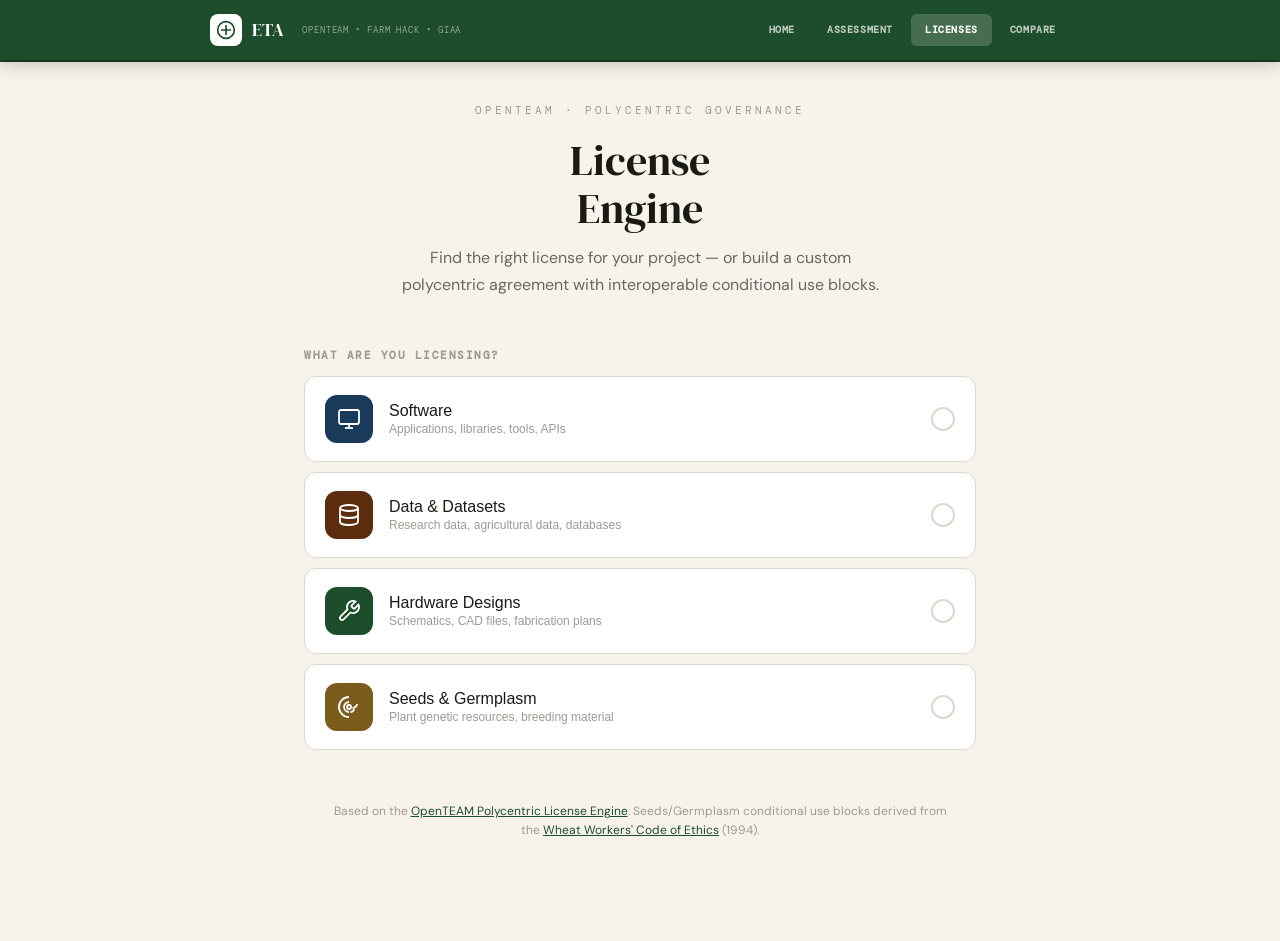
<file: license-engine.html>
<!DOCTYPE html>
<html lang="en">
<head>
<meta charset="UTF-8">
<meta name="viewport" content="width=device-width, initial-scale=1.0">
<title>ETA License Engine — Build Ethical Agreements</title>
<link rel="preconnect" href="https://fonts.googleapis.com">
<link href="https://fonts.googleapis.com/css2?family=DM+Serif+Display:ital@0;1&family=DM+Mono:wght@400;500;600&family=DM+Sans:ital,opsz,wght@0,9..40,300;0,9..40,400;0,9..40,500;0,9..40,600;0,9..40,700;1,9..40,400&display=swap" rel="stylesheet">
<style>
:root {
  --forest: #1e4d2b; --forest-md: #2a6338; --forest-lt: #4a7c59;
  --forest-bg: #eaf3ec; --forest-rim: #d0e8d6;
  --sw-dark: #1a3a5c; --sw-md: #1e4f80; --sw-lt: #2e6da8;
  --sw-bg: #e8f0f8; --sw-rim: #b8d0e8;
  --ds-dark: #5c2c0e; --ds-md: #8a4520; --ds-lt: #b06030;
  --ds-bg: #f8ede0; --ds-rim: #e8c8a8;
  --seed-dark: #7c5c1c; --seed-md: #a67c2a; --seed-lt: #c9a046;
  --seed-bg: #fdf8e8; --seed-rim: #e8d8a8;
  --ink: #1a1a14; --cream: #f7f3ec; --cream-dk: #ede8df;
  --line: #ddd8ce; --line-dk: #b8b2a6; --dim: #6b6760; --faint: #9e9a93;
  --good: #1e6b3a; --good-bg: #d4edda; --good-bdr: #a3d4af;
  --warn: #8a5d00; --warn-bg: #fef3c7; --warn-bdr: #f5d97e;
  --bad: #8b1a1a; --bad-bg: #fee2e2; --bad-bdr: #fca5a5;
  --white: #fff; --r: 8px; --r-lg: 14px;
  --shadow: 0 4px 24px rgba(30,77,43,.10), 0 1px 4px rgba(30,77,43,.06);
  --shadow-lg: 0 8px 48px rgba(30,77,43,.13), 0 2px 8px rgba(30,77,43,.07);
  --mode-dark: var(--forest); --mode-lt: var(--forest-lt); --mode-bg: var(--forest-bg); --mode-rim: var(--forest-rim);
}
*,*::before,*::after{box-sizing:border-box;margin:0;padding:0}
body{font-family:'DM Sans',sans-serif;font-size:15px;line-height:1.6;background:var(--cream);color:var(--ink);min-height:100vh}

.topbar{position:sticky;top:0;z-index:100;background:var(--forest);border-bottom:2px solid #16381f;box-shadow:0 2px 16px rgba(0,0,0,.22)}
.topbar-inner{max-width:900px;margin:0 auto;padding:0 20px;display:flex;align-items:center;justify-content:space-between;gap:12px}
.brand{display:flex;align-items:center;gap:10px;padding:14px 0;text-decoration:none}
.brand-icon{width:32px;height:32px;background:#fff;border-radius:8px;display:flex;align-items:center;justify-content:center}
.brand-icon svg{width:20px;height:20px;stroke:var(--forest);fill:none;stroke-width:2}
.brand-text{font-family:'DM Serif Display',serif;font-size:18px;color:#fff}
.brand-sub{font-family:'DM Mono',monospace;font-size:9px;letter-spacing:.1em;text-transform:uppercase;color:rgba(255,255,255,.5);margin-left:8px}
.topnav{display:flex;gap:4px}
.topnav a{font-family:'DM Mono',monospace;font-size:10px;font-weight:600;letter-spacing:.06em;text-transform:uppercase;color:rgba(255,255,255,.7);padding:8px 14px;border-radius:6px;text-decoration:none;transition:all .15s}
.topnav a:hover{background:rgba(255,255,255,.12);color:#fff}
.topnav a.active{background:rgba(255,255,255,.18);color:#fff}

.main-wrap{max-width:720px;margin:0 auto;padding:40px 24px 80px;position:relative}
.mono{font-family:'DM Mono',monospace}
.serif{font-family:'DM Serif Display',serif}

.welcome-header{text-align:center;margin-bottom:48px}
.welcome-kicker{font-family:'DM Mono',monospace;font-size:11px;letter-spacing:3px;color:var(--faint);margin-bottom:16px;text-transform:uppercase}
.welcome-title{font-family:'DM Serif Display',serif;font-size:42px;font-weight:400;color:var(--ink);margin:0 0 12px;line-height:1.15}
.welcome-desc{font-size:16px;color:var(--dim);max-width:480px;margin:0 auto;line-height:1.7}

.section-label{font-family:'DM Mono',monospace;font-size:11px;font-weight:700;letter-spacing:1.5px;text-transform:uppercase;color:var(--faint);margin-bottom:12px}

.type-selector{display:flex;flex-direction:column;gap:10px;margin-bottom:32px}
.type-btn{display:flex;align-items:center;gap:16px;padding:18px 20px;background:var(--white);border:1.5px solid var(--line);border-radius:12px;cursor:pointer;text-align:left;transition:all .25s;color:var(--ink)}
.type-btn:hover{border-color:var(--forest-md)}
.type-btn.selected{border-color:var(--mode-dark);background:var(--mode-bg)}
.type-icon{width:48px;height:48px;border-radius:12px;display:flex;align-items:center;justify-content:center;flex-shrink:0}
.type-btn[data-type="software"] .type-icon{background:var(--sw-dark)}
.type-btn[data-type="data"] .type-icon{background:var(--ds-dark)}
.type-btn[data-type="hardware"] .type-icon{background:var(--forest)}
.type-btn[data-type="seeds"] .type-icon{background:var(--seed-dark)}
.type-icon svg{width:24px;height:24px;stroke:#fff;fill:none;stroke-width:1.8}
.type-info{flex:1}
.type-name{font-size:16px;font-weight:500;margin-bottom:2px}
.type-desc{font-size:12px;color:var(--faint)}
.type-check{width:24px;height:24px;border-radius:50%;border:2px solid var(--line);display:flex;align-items:center;justify-content:center;transition:all .2s;flex-shrink:0}
.type-btn.selected .type-check{background:var(--mode-dark);border-color:var(--mode-dark)}
.type-btn.selected .type-check svg{stroke:#fff}

.project-input{margin-bottom:20px}
.project-input label{font-family:'DM Mono',monospace;font-size:11px;letter-spacing:1px;color:var(--faint);display:block;margin-bottom:8px;text-transform:uppercase}
.project-input input{width:100%;padding:12px 14px;background:var(--white);border:1px solid var(--line);border-radius:8px;font-family:'DM Sans',sans-serif;font-size:14px;color:var(--ink);outline:none;transition:border-color .15s}
.project-input input:focus{border-color:var(--mode-dark)}

.proceed-options{display:flex;gap:10px;flex-wrap:wrap;margin-top:24px}
.proceed-btn{padding:12px 24px;border-radius:8px;font-family:'DM Mono',monospace;font-size:12px;font-weight:600;letter-spacing:.5px;cursor:pointer;transition:all .15s;border:2px solid}
.proceed-btn.primary{background:var(--mode-dark);color:#fff;border-color:var(--mode-dark)}
.proceed-btn.primary:hover{opacity:.9}
.proceed-btn.secondary{background:transparent;color:var(--mode-dark);border-color:var(--mode-rim)}
.proceed-btn.secondary:hover{border-color:var(--mode-dark);background:var(--mode-bg)}
.proceed-btn.dashed{border-style:dashed}

.progress-wrap{margin-bottom:32px}
.progress-meta{display:flex;justify-content:space-between;margin-bottom:8px;font-family:'DM Mono',monospace;font-size:12px;color:var(--faint);letter-spacing:1px}
.progress-track{width:100%;height:4px;background:var(--line);border-radius:2px;overflow:hidden}
.progress-fill{height:100%;background:linear-gradient(90deg,var(--mode-dark),var(--mode-lt));border-radius:2px;transition:width .5s cubic-bezier(.4,0,.2,1)}

.question-card{background:var(--white);border:1px solid var(--line);border-radius:var(--r-lg);padding:28px;margin-bottom:20px;box-shadow:var(--shadow)}
.question-text{font-family:'DM Serif Display',serif;font-size:20px;font-weight:400;color:var(--ink);margin:0 0 8px;line-height:1.35}
.question-help{font-size:13px;color:var(--dim);margin:0 0 20px;line-height:1.6}
.question-options{display:flex;flex-direction:column;gap:10px}
.option-btn{display:flex;align-items:center;gap:14px;padding:14px 18px;background:var(--cream);border:1.5px solid var(--line);border-radius:10px;cursor:pointer;transition:all .25s;text-align:left}
.option-btn:hover{border-color:var(--mode-dark);background:var(--mode-bg)}
.option-btn.selected{border-color:var(--mode-dark);background:var(--mode-bg)}
.option-icon{font-size:20px;width:32px;text-align:center;flex-shrink:0}
.option-label{flex:1;font-size:14.5px;color:var(--ink)}
.option-btn.selected .option-label{font-weight:500}
.option-check{width:18px;height:18px;border-radius:50%;border:2px solid var(--line);display:flex;align-items:center;justify-content:center;transition:all .2s;flex-shrink:0}
.option-btn.selected .option-check{background:var(--mode-dark);border-color:var(--mode-dark)}
.option-btn.selected .option-check::after{content:'✓';color:#fff;font-size:10px;font-weight:bold}

.nav-buttons{display:flex;justify-content:space-between;margin-top:32px}
.back-btn{background:none;border:none;color:var(--dim);cursor:pointer;font-family:'DM Mono',monospace;font-size:12px;letter-spacing:.5px;padding:8px 0}
.back-btn:hover{color:var(--ink)}

.results-panel{background:var(--white);border:1px solid var(--line);border-radius:var(--r-lg);overflow:hidden;margin-bottom:24px;box-shadow:var(--shadow)}
.results-header{padding:20px 24px;background:linear-gradient(135deg,var(--mode-dark),var(--mode-lt));color:#fff}
.results-kicker{font-family:'DM Mono',monospace;font-size:10px;letter-spacing:2px;text-transform:uppercase;color:rgba(255,255,255,.6);margin-bottom:4px}
.results-title{font-family:'DM Serif Display',serif;font-size:24px}
.results-match{font-family:'DM Mono',monospace;font-size:12px;color:rgba(255,255,255,.7);margin-top:6px}
.results-body{padding:20px 24px}
.results-desc{font-size:13px;color:var(--dim);margin-bottom:14px;line-height:1.5}
.results-tags{display:flex;flex-wrap:wrap;gap:6px;margin-bottom:14px}
.results-tag{font-family:'DM Mono',monospace;font-size:9px;font-weight:600;letter-spacing:.05em;text-transform:uppercase;padding:4px 10px;border-radius:12px;background:var(--cream);color:var(--dim);border:1px solid var(--line)}

.license-list{margin-bottom:24px}
.license-list-header{font-family:'DM Mono',monospace;font-size:10px;font-weight:700;letter-spacing:1.5px;text-transform:uppercase;color:var(--faint);margin-bottom:12px}
.license-item{display:flex;align-items:center;gap:12px;padding:14px 18px;background:var(--white);border:1px solid var(--line);border-radius:var(--r);margin-bottom:8px;cursor:pointer;transition:all .15s}
.license-item:hover{border-color:var(--mode-dark);background:var(--mode-bg)}
.license-item.active{border-color:var(--mode-dark);background:var(--mode-bg);border-left:3px solid var(--mode-dark)}
.license-score{width:40px;height:40px;border-radius:50%;display:flex;align-items:center;justify-content:center;font-family:'DM Mono',monospace;font-size:13px;font-weight:700;color:#fff;flex-shrink:0}
.license-score.high{background:var(--good)}
.license-score.mid{background:var(--warn)}
.license-score.low{background:var(--bad)}
.license-info{flex:1}
.license-name{font-size:14px;font-weight:600;color:var(--ink)}
.license-type{font-family:'DM Mono',monospace;font-size:9px;color:var(--faint);text-transform:uppercase;letter-spacing:.5px}

.cub-section{background:var(--white);border:1px solid var(--line);border-radius:var(--r-lg);overflow:hidden;margin-bottom:24px;box-shadow:var(--shadow)}
.cub-header{padding:16px 20px;background:var(--cream);border-bottom:1px solid var(--line);display:flex;align-items:center;gap:10px}
.cub-header svg{width:20px;height:20px;stroke:var(--mode-dark);fill:none;stroke-width:2}
.cub-title{font-family:'DM Mono',monospace;font-size:11px;font-weight:700;letter-spacing:.08em;text-transform:uppercase;color:var(--ink)}
.cub-body{padding:20px}
.cub-intro{font-size:13px;color:var(--dim);margin-bottom:16px;line-height:1.5}
.cub-category{margin-bottom:20px}
.cub-cat-label{font-family:'DM Mono',monospace;font-size:10px;font-weight:700;letter-spacing:1.5px;text-transform:uppercase;color:var(--faint);margin-bottom:10px}
.cub-block{border:1px solid var(--line);border-radius:var(--r);margin-bottom:8px;overflow:hidden;transition:all .3s}
.cub-block.selected{border-color:var(--mode-dark);background:rgba(30,77,43,.03)}
.cub-block-header{display:flex;align-items:center;gap:12px;padding:14px 16px;cursor:pointer}
.cub-checkbox{width:20px;height:20px;border-radius:4px;border:2px solid var(--line);display:flex;align-items:center;justify-content:center;transition:all .2s;flex-shrink:0}
.cub-block.selected .cub-checkbox{background:var(--mode-dark);border-color:var(--mode-dark)}
.cub-block.selected .cub-checkbox::after{content:'✓';color:#fff;font-size:11px;font-weight:bold}
.cub-block-info{flex:1}
.cub-block-name{font-size:14px;font-weight:500;color:var(--ink)}
.cub-block-desc{font-size:12px;color:var(--dim);margin-top:2px}
.cub-expand{color:var(--faint);font-size:12px;transition:transform .2s}
.cub-block.selected .cub-expand{transform:rotate(180deg)}

.cub-form{padding:0 16px 16px;border-top:1px solid var(--cream-dk);display:none}
.cub-block.selected .cub-form{display:block}
.cub-form-inner{padding-top:12px;display:flex;flex-direction:column;gap:12px}
.cub-field label{font-family:'DM Mono',monospace;font-size:10px;letter-spacing:.5px;color:var(--dim);display:block;margin-bottom:6px}
.cub-field input,.cub-field select,.cub-field textarea{width:100%;padding:10px 12px;background:var(--cream);border:1px solid var(--line);border-radius:6px;font-family:'DM Sans',sans-serif;font-size:13px;color:var(--ink);outline:none}
.cub-field input:focus,.cub-field select:focus,.cub-field textarea:focus{border-color:var(--mode-dark);background:var(--white)}
.cub-field textarea{resize:vertical;min-height:80px}
.cub-multi-options{display:flex;flex-direction:column;gap:6px}
.cub-multi-opt{display:flex;align-items:center;gap:8px;font-size:13px;color:var(--ink);cursor:pointer}
.cub-multi-opt input{accent-color:var(--mode-dark)}
.cub-preview{margin-top:8px;padding:10px 12px;background:rgba(0,0,0,.03);border-radius:6px;border:1px solid var(--cream-dk)}
.cub-preview-label{font-family:'DM Mono',monospace;font-size:9px;letter-spacing:1px;color:var(--faint);margin-bottom:4px;text-transform:uppercase}
.cub-preview-text{font-size:12px;color:var(--dim);font-style:italic;line-height:1.6}

.modal-overlay{position:fixed;inset:0;background:rgba(0,0,0,.6);z-index:200;display:none;align-items:center;justify-content:center;padding:20px}
.modal-overlay.show{display:flex}
.modal{background:var(--white);border-radius:var(--r-lg);max-width:800px;width:100%;max-height:90vh;overflow-y:auto;box-shadow:var(--shadow-lg);position:relative}
.modal-header{padding:24px;background:linear-gradient(135deg,var(--mode-dark),var(--mode-lt));color:#fff}
.modal-kicker{font-family:'DM Mono',monospace;font-size:9px;letter-spacing:2px;text-transform:uppercase;color:rgba(255,255,255,.6);margin-bottom:4px}
.modal-title{font-family:'DM Serif Display',serif;font-size:26px}
.modal-body{padding:24px}
.modal-section-label{font-family:'DM Mono',monospace;font-size:10px;font-weight:700;letter-spacing:1px;text-transform:uppercase;color:var(--faint);margin-bottom:10px}
.modal-textarea{background:var(--cream);border:1px solid var(--line);border-radius:var(--r);padding:16px;font-family:'DM Mono',monospace;font-size:12px;line-height:1.7;color:var(--ink);white-space:pre-wrap;max-height:400px;overflow-y:auto;margin-bottom:20px}
.close-modal{position:absolute;top:16px;right:16px;width:32px;height:32px;border-radius:50%;background:rgba(255,255,255,.2);border:none;cursor:pointer;display:flex;align-items:center;justify-content:center;color:#fff;font-size:18px}
.close-modal:hover{background:rgba(255,255,255,.3)}

.btn{display:inline-flex;align-items:center;gap:8px;padding:12px 20px;border-radius:var(--r);font-family:'DM Mono',monospace;font-size:11px;font-weight:700;letter-spacing:.06em;text-transform:uppercase;cursor:pointer;border:2px solid;transition:all .15s}
.btn-primary{background:var(--mode-dark);color:#fff;border-color:var(--mode-dark)}
.btn-primary:hover{opacity:.9}
.btn-secondary{background:#fff;color:var(--mode-dark);border-color:var(--mode-rim)}
.btn-secondary:hover{border-color:var(--mode-dark);background:var(--mode-bg)}
.btn svg{width:14px;height:14px;stroke:currentColor;fill:none;stroke-width:2}

.attribution{text-align:center;padding:20px;font-size:12px;color:var(--faint)}
.attribution a{color:var(--forest);text-decoration:underline}

.hidden{display:none!important}
.phase{display:none}
.phase.active{display:block;animation:fadeIn .3s ease}
@keyframes fadeIn{from{opacity:0;transform:translateY(10px)}to{opacity:1;transform:translateY(0)}}
</style>
</head>
<body>

<nav class="topbar">
  <div class="topbar-inner">
    <a href="index.html" class="brand">
      <div class="brand-icon">
        <svg viewBox="0 0 24 24"><circle cx="12" cy="12" r="10"/><path d="M12 6v12M6 12h12"/></svg>
      </div>
      <span class="brand-text">ETA</span>
      <span class="brand-sub">OpenTEAM • Farm Hack • GIAA</span>
    </a>
    <div class="topnav">
      <a href="index.html">Home</a>
      <a href="eta_unified.html">Assessment</a>
      <a href="license-engine.html" class="active">Licenses</a>
      <a href="eta-comparison.html">Compare</a>
    </div>
  </div>
</nav>

<div class="main-wrap">

  <!-- PHASE: WELCOME -->
  <div class="phase active" id="phase-welcome">
    <div class="welcome-header">
      <div class="welcome-kicker">OpenTEAM · Polycentric Governance</div>
      <h1 class="welcome-title">License<br>Engine</h1>
      <p class="welcome-desc">Find the right license for your project — or build a custom polycentric agreement with interoperable conditional use blocks.</p>
    </div>

    <div class="section-label">What are you licensing?</div>
    <div class="type-selector" id="type-selector">
      <button class="type-btn" data-type="software" onclick="selectType('software')">
        <div class="type-icon"><svg viewBox="0 0 24 24"><rect x="2" y="3" width="20" height="14" rx="2"/><path d="M8 21h8"/><path d="M12 17v4"/></svg></div>
        <div class="type-info"><div class="type-name">Software</div><div class="type-desc">Applications, libraries, tools, APIs</div></div>
        <div class="type-check"><svg viewBox="0 0 24 24" width="12" height="12" style="display:none"><path d="M20 6L9 17l-5-5" stroke-width="3"/></svg></div>
      </button>
      <button class="type-btn" data-type="data" onclick="selectType('data')">
        <div class="type-icon"><svg viewBox="0 0 24 24"><ellipse cx="12" cy="5" rx="9" ry="3"/><path d="M21 12c0 1.66-4 3-9 3s-9-1.34-9-3"/><path d="M3 5v14c0 1.66 4 3 9 3s9-1.34 9-3V5"/></svg></div>
        <div class="type-info"><div class="type-name">Data & Datasets</div><div class="type-desc">Research data, agricultural data, databases</div></div>
        <div class="type-check"><svg viewBox="0 0 24 24" width="12" height="12" style="display:none"><path d="M20 6L9 17l-5-5" stroke-width="3"/></svg></div>
      </button>
      <button class="type-btn" data-type="hardware" onclick="selectType('hardware')">
        <div class="type-icon"><svg viewBox="0 0 24 24"><path d="M14.7 6.3a1 1 0 0 0 0 1.4l1.6 1.6a1 1 0 0 0 1.4 0l3.77-3.77a6 6 0 0 1-7.94 7.94l-6.91 6.91a2.12 2.12 0 0 1-3-3l6.91-6.91a6 6 0 0 1 7.94-7.94l-3.76 3.76z"/></svg></div>
        <div class="type-info"><div class="type-name">Hardware Designs</div><div class="type-desc">Schematics, CAD files, fabrication plans</div></div>
        <div class="type-check"><svg viewBox="0 0 24 24" width="12" height="12" style="display:none"><path d="M20 6L9 17l-5-5" stroke-width="3"/></svg></div>
      </button>
      <button class="type-btn" data-type="seeds" onclick="selectType('seeds')">
        <div class="type-icon"><svg viewBox="0 0 24 24"><path d="M12 2C6.5 2 2 6.5 2 12s4.5 10 10 10"/><path d="M12 7c-2.5 0-5 2-5 5s2.5 5 5 5"/><path d="M17 14c0 1.5-1.5 3-3.5 3"/><path d="M20 9c0 2-2 4-4.5 4"/><circle cx="12" cy="12" r="2"/></svg></div>
        <div class="type-info"><div class="type-name">Seeds & Germplasm</div><div class="type-desc">Plant genetic resources, breeding material</div></div>
        <div class="type-check"><svg viewBox="0 0 24 24" width="12" height="12" style="display:none"><path d="M20 6L9 17l-5-5" stroke-width="3"/></svg></div>
      </button>
    </div>

    <div id="welcome-options" class="hidden">
      <div class="project-input">
        <label>Project Name (Optional)</label>
        <input type="text" id="project-name" placeholder="e.g., FarmHack Soil Sensor v2">
      </div>

      <div class="section-label">How do you want to proceed?</div>
      <div class="proceed-options">
        <button class="proceed-btn primary" onclick="startInterview()">Guided Interview →</button>
        <button class="proceed-btn secondary" onclick="startAllQuestions()">All Questions at Once</button>
        <button class="proceed-btn secondary dashed" onclick="startBuilder()">Skip to Custom Builder ⚙</button>
      </div>
    </div>
  </div>

  <!-- PHASE: INTERVIEW -->
  <div class="phase" id="phase-interview">
    <div style="display:flex;justify-content:space-between;align-items:center;margin-bottom:24px">
      <button class="back-btn" onclick="goWelcome()">← Back</button>
      <span class="mono" style="font-size:11px;letter-spacing:1px;color:var(--faint)" id="interview-mode-label">SOFTWARE LICENSE</span>
    </div>
    <div class="progress-wrap">
      <div class="progress-meta"><span id="progress-label">Question 1 of 5</span><span id="progress-pct">0%</span></div>
      <div class="progress-track"><div class="progress-fill" id="progress-fill" style="width:0%"></div></div>
    </div>
    <div id="interview-question"></div>
    <div class="nav-buttons">
      <button class="back-btn" id="prev-btn" onclick="prevQuestion()">← Previous</button>
      <button class="btn btn-primary hidden" id="see-results-btn" onclick="showResults()">See Results →</button>
    </div>
  </div>

  <!-- PHASE: ALL QUESTIONS -->
  <div class="phase" id="phase-all">
    <div style="display:flex;justify-content:space-between;align-items:center;margin-bottom:24px">
      <button class="back-btn" onclick="goWelcome()">← Back</button>
      <span class="mono" style="font-size:11px;letter-spacing:1px;color:var(--faint)" id="all-mode-label">SOFTWARE LICENSE</span>
    </div>
    <div id="all-questions"></div>
    <div style="margin-top:32px"><button class="btn btn-primary" onclick="showResults()"><svg viewBox="0 0 24 24"><path d="M12 2v6M12 8l-3 3M12 8l3 3"/><path d="M5 12h14"/><path d="M5 18h14"/></svg>See Recommendations</button></div>
  </div>

  <!-- PHASE: RESULTS -->
  <div class="phase" id="phase-results">
    <div style="display:flex;justify-content:space-between;align-items:center;margin-bottom:24px">
      <button class="back-btn" onclick="goWelcome()">← Start Over</button>
      <span class="mono" style="font-size:11px;letter-spacing:1px;color:var(--faint)" id="results-mode-label">SOFTWARE LICENSE</span>
    </div>
    <div class="results-panel" id="top-result"></div>
    <div class="license-list"><div class="license-list-header">All Matching Licenses</div><div id="license-list-items"></div></div>
    <div class="cub-section" id="cub-section">
      <div class="cub-header"><svg viewBox="0 0 24 24"><rect x="3" y="3" width="18" height="18" rx="2"/><path d="M3 9h18"/><path d="M9 21V9"/></svg><span class="cub-title">Conditional Use Blocks (Optional)</span></div>
      <div class="cub-body"><p class="cub-intro">Add modular clauses to create a polycentric agreement. Each block is interoperable and can be mixed with standard licenses.</p><div id="cub-blocks"></div></div>
    </div>
    <div style="display:flex;gap:10px;flex-wrap:wrap;margin-top:24px">
      <button class="btn btn-primary" onclick="generateAgreement()"><svg viewBox="0 0 24 24"><path d="M14 2H6a2 2 0 0 0-2 2v16a2 2 0 0 0 2 2h12a2 2 0 0 0 2-2V8z"/><path d="M14 2v6h6"/></svg>Generate Agreement</button>
      <button class="btn btn-secondary" onclick="goWelcome()"><svg viewBox="0 0 24 24"><path d="M3 12a9 9 0 1 0 9-9 9.75 9.75 0 0 0-6.74 2.74L3 8"/><path d="M3 3v5h5"/></svg>Start Over</button>
    </div>
  </div>

  <!-- PHASE: BUILDER -->
  <div class="phase" id="phase-builder">
    <div style="display:flex;justify-content:space-between;align-items:center;margin-bottom:24px">
      <button class="back-btn" onclick="goWelcome()">← Back</button>
      <span class="mono" style="font-size:11px;letter-spacing:1px;color:var(--faint)" id="builder-mode-label">CUSTOM BUILDER</span>
    </div>
    <div class="section-label">Select Base License</div>
    <div id="builder-licenses" class="license-list" style="margin-bottom:24px"></div>
    <div class="cub-section">
      <div class="cub-header"><svg viewBox="0 0 24 24"><rect x="3" y="3" width="18" height="18" rx="2"/><path d="M3 9h18"/><path d="M9 21V9"/></svg><span class="cub-title">Add Conditional Use Blocks</span></div>
      <div class="cub-body"><p class="cub-intro">Build a polycentric agreement by adding modular clauses.</p><div id="builder-cub-blocks"></div></div>
    </div>
    <div style="display:flex;gap:10px;flex-wrap:wrap;margin-top:24px"><button class="btn btn-primary" onclick="generateAgreement()"><svg viewBox="0 0 24 24"><path d="M14 2H6a2 2 0 0 0-2 2v16a2 2 0 0 0 2 2h12a2 2 0 0 0 2-2V8z"/><path d="M14 2v6h6"/></svg>Generate Agreement</button></div>
  </div>

  <div class="attribution">Based on the <a href="https://github.com/OpenTEAM/Licence-engine-V1" target="_blank">OpenTEAM Polycentric License Engine</a>. Seeds/Germplasm conditional use blocks derived from the <a href="https://www.ars.usda.gov/ARSUserFiles/30421000/wheatcode.html" target="_blank">Wheat Workers' Code of Ethics</a> (1994).</div>
</div>

<!-- OUTPUT MODAL -->
<div class="modal-overlay" id="modal-overlay">
  <div class="modal">
    <button class="close-modal" onclick="closeModal()">×</button>
    <div class="modal-header" id="modal-header"><div class="modal-kicker">ETA-Compatible Agreement</div><div class="modal-title" id="modal-title">Custom License Agreement</div></div>
    <div class="modal-body">
      <div class="modal-section-label">Generated Agreement Text</div>
      <div class="modal-textarea" id="modal-text"></div>
      <div style="display:flex;gap:10px">
        <button class="btn btn-primary" onclick="copyAgreement()"><svg viewBox="0 0 24 24"><rect x="9" y="9" width="13" height="13" rx="2"/><path d="M5 15H4a2 2 0 0 1-2-2V4a2 2 0 0 1 2-2h9a2 2 0 0 1 2 2v1"/></svg>Copy to Clipboard</button>
        <button class="btn btn-secondary" onclick="downloadAgreement()"><svg viewBox="0 0 24 24"><path d="M21 15v4a2 2 0 0 1-2 2H5a2 2 0 0 1-2-2v-4"/><path d="M7 10l5 5 5-5"/><path d="M12 15V3"/></svg>Download</button>
        <button class="btn btn-secondary" onclick="closeModal()">Close</button>
      </div>
    </div>
  </div>
</div>

<script>
const LICENSE_DATABASE = {
  software: [
    { id: "mit", name: "MIT License", openness: 5, copyleft: 0, commercial: true, patent: false, desc: "Maximally permissive. Do almost anything with attribution.", tags: ["permissive", "simple"] },
    { id: "apache2", name: "Apache 2.0", openness: 5, copyleft: 0, commercial: true, patent: true, desc: "Permissive with explicit patent grant and contributor protections.", tags: ["permissive", "patent"] },
    { id: "gpl3", name: "GPL 3.0", openness: 4, copyleft: 3, commercial: true, patent: true, desc: "Strong copyleft — derivatives must also be GPL.", tags: ["copyleft", "strong"] },
    { id: "agpl3", name: "AGPL 3.0", openness: 4, copyleft: 4, commercial: true, patent: true, desc: "Strongest copyleft — network use triggers sharing.", tags: ["copyleft", "network"] },
    { id: "lgpl3", name: "LGPL 3.0", openness: 4, copyleft: 2, commercial: true, patent: true, desc: "Weak copyleft — linking allowed without copyleft trigger.", tags: ["copyleft", "weak"] },
    { id: "mpl2", name: "Mozilla Public License 2.0", openness: 4, copyleft: 1, commercial: true, patent: true, desc: "File-level copyleft.", tags: ["copyleft", "file-level"] },
    { id: "cc0", name: "CC0 1.0", openness: 5, copyleft: 0, commercial: true, patent: false, desc: "Public domain dedication.", tags: ["public-domain"] },
    { id: "custom", name: "Custom Agreement", openness: null, copyleft: null, commercial: null, patent: null, desc: "Build a bespoke license using conditional use blocks.", tags: ["custom"] },
  ],
  data: [
    { id: "ccby4", name: "CC BY 4.0", openness: 5, copyleft: 0, commercial: true, desc: "Share and adapt with attribution.", tags: ["permissive"] },
    { id: "ccbysa4", name: "CC BY-SA 4.0", openness: 4, copyleft: 2, commercial: true, desc: "Share-alike — adaptations must use same license.", tags: ["copyleft"] },
    { id: "ccbync4", name: "CC BY-NC 4.0", openness: 3, copyleft: 0, commercial: false, desc: "Non-commercial use only with attribution.", tags: ["non-commercial"] },
    { id: "odbl", name: "ODbL 1.0", openness: 4, copyleft: 2, commercial: true, desc: "Open Database License. Share-alike for databases.", tags: ["database"] },
    { id: "cdla", name: "CDLA Permissive 2.0", openness: 5, copyleft: 0, commercial: true, desc: "Community Data License — permissive data sharing.", tags: ["permissive"] },
    { id: "pddl", name: "PDDL 1.0", openness: 5, copyleft: 0, commercial: true, desc: "Public Domain Dedication for databases.", tags: ["public-domain"] },
    { id: "custom_data", name: "Custom Data Agreement", openness: null, copyleft: null, commercial: null, desc: "Build conditional use terms for your dataset.", tags: ["custom"] },
  ],
  hardware: [
    { id: "cern_ohl_s", name: "CERN OHL-S 2.0", openness: 4, copyleft: 3, commercial: true, desc: "Strong reciprocal — modifications must be shared.", tags: ["copyleft"] },
    { id: "cern_ohl_w", name: "CERN OHL-W 2.0", openness: 4, copyleft: 2, commercial: true, desc: "Weak reciprocal — only modifications to original shared.", tags: ["copyleft"] },
    { id: "cern_ohl_p", name: "CERN OHL-P 2.0", openness: 5, copyleft: 0, commercial: true, desc: "Permissive — do anything with attribution.", tags: ["permissive"] },
    { id: "tapr_ohl", name: "TAPR OHL 1.0", openness: 4, copyleft: 2, commercial: true, desc: "Share-alike for hardware designs.", tags: ["copyleft"] },
    { id: "solderpad", name: "Solderpad 2.1", openness: 5, copyleft: 0, commercial: true, desc: "Apache-based permissive hardware license.", tags: ["permissive"] },
    { id: "custom_hw", name: "Custom Hardware Agreement", openness: null, copyleft: null, commercial: null, desc: "Build conditional use terms for hardware.", tags: ["custom"] },
  ],
  seeds: [
    { id: "ossi", name: "OSSI Pledge", openness: 5, copyleft: 2, commercial: true, desc: "Open Source Seed Initiative — freed seeds that remain free.", tags: ["open-source"] },
    { id: "pvp", name: "PVP with Research Exemption", openness: 3, copyleft: 0, commercial: true, desc: "Plant Variety Protection maintaining research exemption.", tags: ["pvp"] },
    { id: "mta", name: "Standard MTA", openness: 4, copyleft: 1, commercial: true, desc: "Material Transfer Agreement for research germplasm.", tags: ["mta"] },
    { id: "itpgrfa", name: "ITPGRFA SMTA", openness: 4, copyleft: 1, commercial: true, desc: "International Treaty standard for plant genetic resources.", tags: ["treaty"] },
    { id: "wwc", name: "Wheat Workers' Code", openness: 3, copyleft: 1, commercial: true, desc: "Conditional use based on Wheat Workers' Code of Ethics.", tags: ["conditional"] },
    { id: "custom_seeds", name: "Custom Germplasm Agreement", openness: null, copyleft: null, commercial: null, desc: "Build conditional use terms based on Wheat Workers' Code.", tags: ["custom"] },
  ]
};

const QUESTION_SETS = {
  software: [
    { id: "purpose", question: "What is the primary purpose of sharing this software?", help: "This determines the fundamental philosophy of your license.", options: [
      { value: "maximize_adoption", label: "Maximize adoption and use", icon: "⊕", weight: { openness: 2, copyleft: -2 } },
      { value: "community_commons", label: "Build a community commons", icon: "⊜", weight: { openness: 1, copyleft: 2 } },
      { value: "protect_investment", label: "Protect development investment", icon: "⊛", weight: { openness: -1, copyleft: 1 } },
      { value: "public_good", label: "Release as public good", icon: "◎", weight: { openness: 3, copyleft: -1 } },
    ]},
    { id: "commercial", question: "How should commercial use be handled?", help: "Consider whether commercial entities should be able to profit from your work.", options: [
      { value: "unrestricted", label: "Fully unrestricted commercial use", icon: "✓", weight: { commercial: 2, openness: 1 } },
      { value: "with_contribution", label: "Commercial use requires contribution back", icon: "↻", weight: { commercial: 1, copyleft: 2 } },
      { value: "non_commercial", label: "Non-commercial use only", icon: "✗", weight: { commercial: -3, openness: -1 } },
      { value: "conditional", label: "Conditional — I want to define specific terms", icon: "⚙", weight: { commercial: 0, custom: 2 } },
    ]},
    { id: "derivatives", question: "When someone modifies your software, what should happen?", help: "Copyleft strength: Strong = all derivatives must share.", options: [
      { value: "no_requirement", label: "No requirements on derivatives", icon: "○", weight: { copyleft: -3, openness: 2 } },
      { value: "file_level", label: "Modified files must remain open", icon: "◐", weight: { copyleft: 1 } },
      { value: "project_level", label: "Entire derivative project must be open", icon: "◉", weight: { copyleft: 3 } },
      { value: "network_level", label: "Even network/SaaS use triggers sharing", icon: "●", weight: { copyleft: 4 } },
    ]},
    { id: "patents", question: "Do you need patent protections?", help: "Patent grants protect users from patent litigation.", options: [
      { value: "yes", label: "Yes — include explicit patent grant", icon: "✓", weight: { patent: 2 } },
      { value: "no", label: "No — keep it simple", icon: "✗", weight: { patent: -1 } },
      { value: "defensive", label: "Defensive — revoke if patent claims made", icon: "⚔", weight: { patent: 3 } },
    ]},
    { id: "ecosystem", question: "What ecosystem interoperability matters most?", help: "Polycentric approach values interoperability.", options: [
      { value: "maximum", label: "Maximum compatibility with other licenses", icon: "⟷", weight: { openness: 2, copyleft: -1 } },
      { value: "gpl_family", label: "GPL ecosystem compatibility", icon: "⊂", weight: { copyleft: 2 } },
      { value: "enterprise", label: "Enterprise-friendly", icon: "▣", weight: { openness: 1, patent: 1 } },
      { value: "custom_ecosystem", label: "Building our own ecosystem", icon: "◇", weight: { custom: 1 } },
    ]},
  ],
  data: [
    { id: "data_type", question: "What type of data are you licensing?", help: "Different data types have different considerations.", options: [
      { value: "research", label: "Research / scientific data", icon: "◈", weight: { openness: 2 } },
      { value: "agricultural", label: "Agricultural / environmental data", icon: "◇", weight: { openness: 1 } },
      { value: "geospatial", label: "Geospatial / mapping data", icon: "◫", weight: { openness: 1 } },
      { value: "personal", label: "Anonymized personal data", icon: "◯", weight: { openness: -1 } },
    ]},
    { id: "data_use", question: "Who should be able to use this data?", help: "Consider data sovereignty — who controls data about communities?", options: [
      { value: "anyone", label: "Anyone, for any purpose", icon: "⊕", weight: { openness: 3, commercial: 2 } },
      { value: "research_only", label: "Researchers and non-profits only", icon: "◎", weight: { openness: 1, commercial: -2 } },
      { value: "community", label: "Community members and approved partners", icon: "⊜", weight: { openness: -1 } },
      { value: "conditional", label: "Conditional — define specific use terms", icon: "⚙", weight: { custom: 2 } },
    ]},
    { id: "attribution", question: "What attribution requirements do you need?", help: "Attribution ensures credit flows back to creators.", options: [
      { value: "none", label: "No attribution required", icon: "○", weight: { openness: 2 } },
      { value: "simple", label: "Simple credit / citation", icon: "◐", weight: { } },
      { value: "detailed", label: "Detailed provenance chain required", icon: "◉", weight: { } },
      { value: "community", label: "Community acknowledgment protocol", icon: "●", weight: { } },
    ]},
    { id: "derivatives_data", question: "Can others create derivative datasets?", help: "Share-alike ensures improvements flow back.", options: [
      { value: "freely", label: "Yes, with no conditions", icon: "✓", weight: { copyleft: -2, openness: 2 } },
      { value: "share_alike", label: "Yes, if shared under same terms", icon: "↻", weight: { copyleft: 2 } },
      { value: "no_derivatives", label: "No — data must stay unchanged", icon: "✗", weight: { openness: -2 } },
      { value: "conditional", label: "Conditional — specific rules", icon: "⚙", weight: { custom: 2 } },
    ]},
  ],
  hardware: [
    { id: "hw_type", question: "What type of hardware are you licensing?", help: "Physical nature creates unique considerations.", options: [
      { value: "electronics", label: "Electronic designs / PCBs", icon: "◈", weight: {} },
      { value: "mechanical", label: "Mechanical designs / CAD", icon: "◇", weight: {} },
      { value: "agricultural_tools", label: "Agricultural tools / equipment", icon: "◫", weight: {} },
      { value: "mixed", label: "Mixed / integrated systems", icon: "◉", weight: {} },
    ]},
    { id: "hw_sharing", question: "What must be shared when someone manufactures your design?", help: "Consider the full documentation stack.", options: [
      { value: "nothing", label: "Nothing — fully permissive", icon: "○", weight: { copyleft: -3, openness: 2 } },
      { value: "modifications_only", label: "Only changes they make", icon: "◐", weight: { copyleft: 1 } },
      { value: "full_stack", label: "Complete design package", icon: "●", weight: { copyleft: 3 } },
      { value: "conditional", label: "Conditional — define what", icon: "⚙", weight: { custom: 2 } },
    ]},
    { id: "hw_commercial", question: "Can manufacturers sell products based on your design?", help: "Open hardware often allows commercial manufacturing.", options: [
      { value: "yes", label: "Yes, unrestricted", icon: "✓", weight: { commercial: 2, openness: 1 } },
      { value: "with_attribution", label: "Yes, with clear attribution", icon: "◎", weight: { commercial: 1 } },
      { value: "non_commercial", label: "Non-commercial only", icon: "✗", weight: { commercial: -3 } },
      { value: "conditional", label: "Conditional — specific terms", icon: "⚙", weight: { custom: 2 } },
    ]},
    { id: "repair", question: "What are your right-to-repair requirements?", help: "Repairability is key to resilient infrastructure.", options: [
      { value: "full", label: "Full repair documentation required", icon: "●", weight: { openness: 2 } },
      { value: "basic", label: "Basic repair information", icon: "◐", weight: { openness: 1 } },
      { value: "none", label: "No repair requirements", icon: "○", weight: {} },
      { value: "community", label: "Community repair network access", icon: "⊜", weight: { custom: 1 } },
    ]},
  ],
  seeds: [
    { id: "germplasm_type", question: "What type of germplasm are you distributing?", help: "Based on Wheat Workers' Code categories.", options: [
      { value: "unreleased", label: "Unreleased / experimental variety", icon: "◈", weight: { openness: -1, copyleft: 1 } },
      { value: "released", label: "Released cultivar", icon: "◇", weight: { openness: 2 } },
      { value: "landrace", label: "Landrace / traditional variety", icon: "◫", weight: { openness: 1 } },
      { value: "wild_relative", label: "Wild relative / genetic resource", icon: "◯", weight: { openness: 0 } },
    ]},
    { id: "permitted_uses", question: "What uses are permitted without additional approval?", help: "WWC §3: Testing and crosses are typically permitted.", options: [
      { value: "testing_only", label: "Testing under recipient's control only", icon: "◐", weight: { openness: -1 } },
      { value: "testing_crosses", label: "Testing and use as parent for crosses", icon: "◉", weight: { openness: 1 } },
      { value: "broad_research", label: "Broad research use including breeding", icon: "●", weight: { openness: 2 } },
      { value: "unrestricted", label: "Unrestricted (released variety)", icon: "○", weight: { openness: 3 } },
    ]},
    { id: "restricted_uses", question: "Which uses require written approval?", help: "Based on WWC §3(a-h).", options: [
      { value: "all_restricted", label: "All advanced uses require approval", icon: "●", weight: { copyleft: 2 } },
      { value: "commercial_only", label: "Only commercial release requires approval", icon: "◉", weight: { copyleft: 1 } },
      { value: "molecular_only", label: "Only molecular/gene transfer techniques", icon: "◐", weight: { copyleft: 1 } },
      { value: "none_restricted", label: "No restrictions (open source)", icon: "○", weight: { copyleft: -2, openness: 2 } },
    ]},
    { id: "secondary_distribution", question: "Can recipients redistribute to others?", help: "WWC §2: No secondary distribution without permission.", options: [
      { value: "prohibited", label: "No redistribution without approval", icon: "✗", weight: { openness: -2 } },
      { value: "research_network", label: "Within approved research networks only", icon: "◐", weight: { openness: 0 } },
      { value: "with_notification", label: "Permitted with notification to originator", icon: "◉", weight: { openness: 1 } },
      { value: "freely", label: "Free redistribution (open source)", icon: "⊕", weight: { openness: 3 } },
    ]},
    { id: "benefit_sharing", question: "How should benefits from commercialization be shared?", help: "CARE Principle: Collective Benefit.", options: [
      { value: "formal_agreement", label: "Formal benefit-sharing with source communities", icon: "⊜", weight: { } },
      { value: "royalty_free_research", label: "Royalty-free for research; commercial licenses contribute", icon: "↻", weight: { commercial: 1 } },
      { value: "to_originator", label: "Benefits to institutional originator only", icon: "◎", weight: { } },
      { value: "public_domain", label: "No benefit-sharing — public domain approach", icon: "⊕", weight: { openness: 2 } },
    ]},
  ]
};

const CONDITIONAL_USE_BLOCKS = [
  { id: "ethical_use", category: "Ethics", name: "Ethical Use Restriction", description: "Prohibit use that causes harm", template: "This {resource_type} may not be used in any manner that causes harm, including: {harm_categories}.", fields: [{ id: "harm_categories", label: "Prohibited harm categories", type: "multi", options: ["Surveillance without consent", "Weapons development", "Environmental destruction", "Forced labor", "Discrimination", "Undermining democratic processes"] }], modes: ["software", "data", "hardware", "seeds"] },
  { id: "data_sovereignty", category: "Sovereignty", name: "Data Sovereignty Clause", description: "Communities maintain control over data", template: "Data pertaining to {community_scope} remains under governance of {governance_body}. Use requires {approval_process}.", fields: [{ id: "community_scope", label: "Community or geographic scope", type: "text" }, { id: "governance_body", label: "Governing body", type: "text" }, { id: "approval_process", label: "Required approval", type: "select", options: ["Written consent from governance body", "Community review board approval", "Public comment period of 30 days", "Bilateral agreement"] }], modes: ["data", "seeds"] },
  { id: "revenue_sharing", category: "Economics", name: "Revenue Sharing", description: "Commercial users share revenue", template: "Commercial use generating more than ${threshold} annually requires {percentage}% contribution to {beneficiary}.", fields: [{ id: "threshold", label: "Revenue threshold (USD)", type: "number" }, { id: "percentage", label: "Revenue share %", type: "number" }, { id: "beneficiary", label: "Beneficiary", type: "text" }], modes: ["software", "data", "hardware", "seeds"] },
  { id: "environmental", category: "Environment", name: "Environmental Impact", description: "Require environmental responsibility", template: "Users must {environmental_requirement}. Compliance via {verification_method}.", fields: [{ id: "environmental_requirement", label: "Requirement", type: "select", options: ["Conduct environmental impact assessment", "Offset carbon emissions", "Use renewable energy where feasible", "Comply with local environmental regulations"] }, { id: "verification_method", label: "Verification", type: "select", options: ["Self-certification", "Third-party audit", "Community review", "Public reporting"] }], modes: ["hardware", "seeds"] },
  { id: "indigenous_rights", category: "Sovereignty", name: "Indigenous Knowledge Protection", description: "Protect traditional knowledge", template: "This {resource_type} incorporates knowledge of {community}. Use requires {consent_type} under {protocol}.", fields: [{ id: "community", label: "Community or peoples", type: "text" }, { id: "protocol", label: "Protocol", type: "select", options: ["CARE Principles for Indigenous Data Governance", "Nagoya Protocol on Access and Benefit Sharing", "UN Declaration on the Rights of Indigenous Peoples", "Custom community protocol"] }, { id: "consent_type", label: "Required consent", type: "select", options: ["Free, prior and informed consent (FPIC)", "Community council approval", "Elder/knowledge keeper authorization", "Bilateral agreement"] }], modes: ["data", "seeds"] },
  { id: "no_secondary_dist", category: "Seeds", name: "Secondary Distribution Restriction", description: "No redistribution without permission (WWC §2)", template: "The recipient shall make no secondary distributions without written permission of the owner/breeder.", fields: [], modes: ["seeds"] },
  { id: "regional_trials", category: "Seeds", name: "Regional/International Trials", description: "Approval for regional trials (WWC §3a)", template: "Testing in regional or international nurseries requires written approval.", fields: [], modes: ["seeds"] },
  { id: "cultivar_release", category: "Seeds", name: "Cultivar Release Restriction", description: "Approval for release (WWC §3b)", template: "Increase and release as a cultivar requires written approval.", fields: [], modes: ["seeds"] },
  { id: "backcross", category: "Seeds", name: "Backcrossing Restriction", description: "Approval for recurrent parent use (WWC §3e)", template: "Use as a recurrent parent in backcrossing requires written approval.", fields: [], modes: ["seeds"] },
  { id: "gene_transfer", category: "Seeds", name: "Molecular Gene Transfer", description: "Approval for gene transfer (WWC §3h)", template: "Use as recipient for molecular genetic techniques requires written approval.", fields: [], modes: ["seeds"] },
  { id: "farmer_rights", category: "Seeds", name: "Farmer Seed Saving Rights", description: "Protect farmer seed saving", template: "Farmers may save seed for personal use. Commercial seed sales require separate license.", fields: [], modes: ["seeds"] },
  { id: "custom_block", category: "Custom", name: "Write Your Own Clause", description: "Create a custom clause", template: "{custom_text}", fields: [{ id: "custom_text", label: "Your custom clause", type: "textarea" }], modes: ["software", "data", "hardware", "seeds"] }
];

let currentType = null, answers = {}, currentQ = 0, selectedLicense = null, selectedBlocks = [], blockData = {};

function setModeColors(type) {
  const root = document.documentElement;
  const colors = { software: { dark: 'var(--sw-dark)', lt: 'var(--sw-lt)', bg: 'var(--sw-bg)', rim: 'var(--sw-rim)' }, data: { dark: 'var(--ds-dark)', lt: 'var(--ds-lt)', bg: 'var(--ds-bg)', rim: 'var(--ds-rim)' }, hardware: { dark: 'var(--forest)', lt: 'var(--forest-lt)', bg: 'var(--forest-bg)', rim: 'var(--forest-rim)' }, seeds: { dark: 'var(--seed-dark)', lt: 'var(--seed-lt)', bg: 'var(--seed-bg)', rim: 'var(--seed-rim)' } };
  const c = colors[type] || colors.hardware;
  root.style.setProperty('--mode-dark', c.dark);
  root.style.setProperty('--mode-lt', c.lt);
  root.style.setProperty('--mode-bg', c.bg);
  root.style.setProperty('--mode-rim', c.rim);
}

function selectType(type) {
  currentType = type; setModeColors(type); answers = {}; selectedBlocks = []; blockData = {};
  document.querySelectorAll('.type-btn').forEach(btn => btn.classList.toggle('selected', btn.dataset.type === type));
  document.getElementById('welcome-options').classList.remove('hidden');
}

function goPhase(phaseId) {
  document.querySelectorAll('.phase').forEach(p => p.classList.remove('active'));
  document.getElementById(phaseId).classList.add('active');
  window.scrollTo({ top: 0, behavior: 'smooth' });
}

function goWelcome() { goPhase('phase-welcome'); }

function startInterview() {
  if (!currentType) return alert('Please select what you are licensing');
  currentQ = 0; answers = {}; renderInterviewQuestion();
  document.getElementById('interview-mode-label').textContent = currentType.toUpperCase() + ' LICENSE';
  goPhase('phase-interview');
}

function startAllQuestions() {
  if (!currentType) return alert('Please select what you are licensing');
  answers = {}; renderAllQuestions();
  document.getElementById('all-mode-label').textContent = currentType.toUpperCase() + ' LICENSE';
  goPhase('phase-all');
}

function startBuilder() {
  if (!currentType) return alert('Please select what you are licensing');
  answers = {}; selectedBlocks = []; blockData = {};
  document.getElementById('builder-mode-label').textContent = currentType.toUpperCase() + ' · CUSTOM BUILDER';
  renderBuilderLicenses(); renderCUBBlocks('builder-cub-blocks');
  goPhase('phase-builder');
}

function renderInterviewQuestion() {
  const questions = QUESTION_SETS[currentType] || [];
  if (currentQ >= questions.length) return;
  const q = questions[currentQ];
  const pct = Math.round(((currentQ + 1) / questions.length) * 100);
  document.getElementById('progress-label').textContent = `Question ${currentQ + 1} of ${questions.length}`;
  document.getElementById('progress-pct').textContent = pct + '%';
  document.getElementById('progress-fill').style.width = pct + '%';
  document.getElementById('prev-btn').style.visibility = currentQ === 0 ? 'hidden' : 'visible';
  document.getElementById('see-results-btn').classList.toggle('hidden', !answers[q.id] || currentQ < questions.length - 1);
  document.getElementById('interview-question').innerHTML = `<div class="question-card"><h3 class="question-text">${q.question}</h3><p class="question-help">${q.help}</p><div class="question-options">${q.options.map(opt => `<button class="option-btn ${answers[q.id] === opt.value ? 'selected' : ''}" onclick="selectAnswer('${q.id}', '${opt.value}')"><span class="option-icon">${opt.icon}</span><span class="option-label">${opt.label}</span><span class="option-check"></span></button>`).join('')}</div></div>`;
}

function selectAnswer(qId, value) {
  answers[qId] = value; renderInterviewQuestion();
  const questions = QUESTION_SETS[currentType] || [];
  setTimeout(() => { if (currentQ < questions.length - 1) { currentQ++; renderInterviewQuestion(); } else { document.getElementById('see-results-btn').classList.remove('hidden'); } }, 300);
}

function prevQuestion() { if (currentQ > 0) { currentQ--; renderInterviewQuestion(); } }

function renderAllQuestions() {
  const questions = QUESTION_SETS[currentType] || [];
  document.getElementById('all-questions').innerHTML = questions.map((q, i) => `<div class="question-card" style="margin-bottom:20px"><h3 class="question-text">${i + 1}. ${q.question}</h3><p class="question-help">${q.help}</p><div class="question-options">${q.options.map(opt => `<button class="option-btn ${answers[q.id] === opt.value ? 'selected' : ''}" onclick="selectAnswerAll('${q.id}', '${opt.value}')"><span class="option-icon">${opt.icon}</span><span class="option-label">${opt.label}</span><span class="option-check"></span></button>`).join('')}</div></div>`).join('');
}

function selectAnswerAll(qId, value) { answers[qId] = value; renderAllQuestions(); }

function scoreLicenses() {
  const licenses = LICENSE_DATABASE[currentType] || [];
  const questions = QUESTION_SETS[currentType] || [];
  const scores = {}; licenses.forEach(l => { scores[l.id] = { match: 0, total: 0 }; });
  Object.entries(answers).forEach(([qId, answer]) => {
    const question = questions.find(q => q.id === qId); if (!question) return;
    const option = question.options.find(o => o.value === answer); if (!option || !option.weight) return;
    const weights = option.weight;
    licenses.forEach(l => {
      if (l.id.startsWith('custom')) return;
      let qScore = 0;
      if (weights.openness !== undefined && l.openness !== null) { qScore += weights.openness > 0 ? (l.openness / 5) * weights.openness : ((5 - l.openness) / 5) * Math.abs(weights.openness); }
      if (weights.copyleft !== undefined && l.copyleft !== undefined) { qScore += weights.copyleft > 0 ? ((l.copyleft || 0) / 4) * weights.copyleft : ((4 - (l.copyleft || 0)) / 4) * Math.abs(weights.copyleft); }
      if (weights.commercial !== undefined && l.commercial !== undefined) { if (weights.commercial > 0 && l.commercial) qScore += weights.commercial; if (weights.commercial < 0 && !l.commercial) qScore += Math.abs(weights.commercial); }
      if (weights.patent !== undefined && l.patent !== undefined) { if (weights.patent > 0 && l.patent) qScore += weights.patent; }
      scores[l.id].match += qScore;
      scores[l.id].total += Object.values(weights).reduce((a, b) => a + Math.abs(b || 0), 0);
    });
  });
  const hasCustom = Object.values(answers).some(a => a === 'conditional') || selectedBlocks.length > 0;
  return licenses.map(l => {
    if (l.id.startsWith('custom')) return { ...l, score: hasCustom ? 85 : 20 };
    const s = scores[l.id];
    const norm = s.total > 0 ? Math.round((s.match / s.total) * 100) : 50;
    return { ...l, score: Math.min(100, Math.max(0, norm)) };
  }).sort((a, b) => b.score - a.score);
}

function showResults() {
  const ranked = scoreLicenses(); selectedLicense = ranked[0];
  document.getElementById('results-mode-label').textContent = currentType.toUpperCase() + ' LICENSE';
  renderTopResult(ranked[0]); renderLicenseList(ranked); renderCUBBlocks('cub-blocks');
  goPhase('phase-results');
}

function renderTopResult(license) {
  document.getElementById('top-result').innerHTML = `<div class="results-header"><div class="results-kicker">Recommended License</div><div class="results-title">${license.name}</div><div class="results-match">${license.score}% match</div></div><div class="results-body"><p class="results-desc">${license.desc}</p><div class="results-tags">${license.tags ? license.tags.map(t => `<span class="results-tag">${t}</span>`).join('') : ''}</div></div>`;
}

function renderLicenseList(licenses) {
  document.getElementById('license-list-items').innerHTML = licenses.map((l, i) => {
    const sc = l.score >= 70 ? 'high' : l.score >= 40 ? 'mid' : 'low';
    return `<div class="license-item ${i === 0 ? 'active' : ''}" onclick="selectLicenseItem('${l.id}')"><div class="license-score ${sc}">${l.score || '—'}</div><div class="license-info"><div class="license-name">${l.name}</div><div class="license-type">${l.tags ? l.tags[0] : ''}</div></div></div>`;
  }).join('');
}

function selectLicenseItem(id) {
  const ranked = scoreLicenses();
  const license = ranked.find(l => l.id === id);
  if (license) { selectedLicense = license; renderTopResult(license); document.querySelectorAll('.license-item').forEach(item => { item.classList.toggle('active', item.querySelector('.license-name').textContent === license.name); }); }
}

function renderBuilderLicenses() {
  const licenses = LICENSE_DATABASE[currentType] || [];
  document.getElementById('builder-licenses').innerHTML = licenses.map((l, i) => `<div class="license-item ${i === 0 ? 'active' : ''}" onclick="selectBuilderLicense('${l.id}')"><div class="license-info"><div class="license-name">${l.name}</div><div class="license-type">${l.desc}</div></div></div>`).join('');
  selectedLicense = licenses[0];
}

function selectBuilderLicense(id) {
  const licenses = LICENSE_DATABASE[currentType] || [];
  selectedLicense = licenses.find(l => l.id === id);
  document.querySelectorAll('#builder-licenses .license-item').forEach(item => { item.classList.toggle('active', item.querySelector('.license-name').textContent === selectedLicense.name); });
}

function renderCUBBlocks(containerId) {
  const blocks = CONDITIONAL_USE_BLOCKS.filter(b => b.modes.includes(currentType));
  const categories = [...new Set(blocks.map(b => b.category))];
  document.getElementById(containerId).innerHTML = categories.map(cat => `<div class="cub-category"><div class="cub-cat-label">${cat}</div>${blocks.filter(b => b.category === cat).map(b => `<div class="cub-block ${selectedBlocks.includes(b.id) ? 'selected' : ''}" data-bid="${b.id}"><div class="cub-block-header" onclick="toggleCUB('${b.id}', '${containerId}')"><div class="cub-checkbox"></div><div class="cub-block-info"><div class="cub-block-name">${b.name}</div><div class="cub-block-desc">${b.description}</div></div><span class="cub-expand">▼</span></div>${b.fields.length > 0 ? `<div class="cub-form"><div class="cub-form-inner">${b.fields.map(f => renderCUBField(b.id, f)).join('')}<div class="cub-preview"><div class="cub-preview-label">Clause Preview</div><div class="cub-preview-text" id="preview-${b.id}">${generateClausePreview(b, blockData[b.id] || {})}</div></div></div></div>` : ''}</div>`).join('')}</div>`).join('');
}

function renderCUBField(blockId, field) {
  const val = (blockData[blockId] || {})[field.id] || '';
  if (field.type === 'text' || field.type === 'number') return `<div class="cub-field"><label>${field.label}</label><input type="${field.type}" value="${val}" onchange="updateCUBField('${blockId}', '${field.id}', this.value)" placeholder="Enter ${field.label.toLowerCase()}..."></div>`;
  if (field.type === 'textarea') return `<div class="cub-field"><label>${field.label}</label><textarea onchange="updateCUBField('${blockId}', '${field.id}', this.value)" placeholder="Write your clause...">${val}</textarea></div>`;
  if (field.type === 'select') return `<div class="cub-field"><label>${field.label}</label><select onchange="updateCUBField('${blockId}', '${field.id}', this.value)"><option value="">Select...</option>${field.options.map(o => `<option value="${o}" ${val === o ? 'selected' : ''}>${o}</option>`).join('')}</select></div>`;
  if (field.type === 'multi') { const cur = Array.isArray(val) ? val : []; return `<div class="cub-field"><label>${field.label}</label><div class="cub-multi-options">${field.options.map(o => `<label class="cub-multi-opt"><input type="checkbox" ${cur.includes(o) ? 'checked' : ''} onchange="toggleCUBMulti('${blockId}', '${field.id}', '${o}')">${o}</label>`).join('')}</div></div>`; }
  return '';
}

function toggleCUB(blockId, containerId) {
  const idx = selectedBlocks.indexOf(blockId);
  if (idx >= 0) selectedBlocks.splice(idx, 1); else selectedBlocks.push(blockId);
  renderCUBBlocks(containerId);
}

function updateCUBField(blockId, fieldId, value) {
  if (!blockData[blockId]) blockData[blockId] = {};
  blockData[blockId][fieldId] = value;
  updateClausePreview(blockId);
}

function toggleCUBMulti(blockId, fieldId, option) {
  if (!blockData[blockId]) blockData[blockId] = {};
  let cur = blockData[blockId][fieldId] || [];
  if (!Array.isArray(cur)) cur = [];
  const idx = cur.indexOf(option);
  if (idx >= 0) cur.splice(idx, 1); else cur.push(option);
  blockData[blockId][fieldId] = cur;
  updateClausePreview(blockId);
}

function updateClausePreview(blockId) {
  const block = CONDITIONAL_USE_BLOCKS.find(b => b.id === blockId);
  if (!block) return;
  const preview = document.getElementById('preview-' + blockId);
  if (preview) preview.textContent = generateClausePreview(block, blockData[blockId] || {});
}

function generateClausePreview(block, data) {
  let text = block.template;
  block.fields.forEach(field => {
    const val = data[field.id];
    let display = Array.isArray(val) ? val.join('; ') : (val || '[' + field.label + ']');
    text = text.replace('{' + field.id + '}', display);
  });
  return text.replace(/\{resource_type\}/g, currentType || 'resource');
}

function generateAgreement() {
  const projectName = document.getElementById('project-name')?.value || 'Untitled Project';
  const blocks = CONDITIONAL_USE_BLOCKS.filter(b => selectedBlocks.includes(b.id));
  const today = new Date().toISOString().split('T')[0];
  let text = `POLYCENTRIC AGREEMENT\n${projectName}\nGenerated: ${today} | OpenTEAM / ETA Compatible\n============================================================\n\n§1 — BASE LICENSE\nThis ${currentType || 'resource'} is released under the ${selectedLicense ? selectedLicense.name : 'custom terms'}.\n${selectedLicense && selectedLicense.desc ? selectedLicense.desc : ''}\n\n`;
  if (blocks.length > 0) {
    text += `§2 — CONDITIONAL USE PROVISIONS\nIn addition to the base license, the following provisions apply.\n\n`;
    blocks.forEach((block, i) => { text += `§2.${i + 1} — ${block.name.toUpperCase()}\n${generateClausePreview(block, blockData[block.id] || {})}\n\n`; });
  }
  text += `§${blocks.length > 0 ? '3' : '2'} — INTEROPERABILITY\nThis agreement is designed for polycentric interoperability.\n\n============================================================\nFramework Attribution:\n• OpenTEAM Polycentric License Engine\n• Wheat Workers' Code of Ethics (NWIC, 1994)\n• CARE Principles for Indigenous Data Governance\n• Ethical Technology Assessment (ETA) Framework\n`;
  document.getElementById('modal-title').textContent = `${selectedLicense ? selectedLicense.name : 'Custom'} + ${blocks.length} Conditional Blocks`;
  document.getElementById('modal-text').textContent = text;
  document.getElementById('modal-overlay').classList.add('show');
}

function copyAgreement() { navigator.clipboard.writeText(document.getElementById('modal-text').textContent).then(() => alert('Copied to clipboard!')); }

function downloadAgreement() {
  const text = document.getElementById('modal-text').textContent;
  const projectName = document.getElementById('project-name')?.value || 'agreement';
  const blob = new Blob([text], { type: 'text/plain' });
  const url = URL.createObjectURL(blob);
  const a = document.createElement('a'); a.href = url; a.download = projectName.replace(/\s+/g, '-').toLowerCase() + '-license.txt';
  document.body.appendChild(a); a.click(); document.body.removeChild(a); URL.revokeObjectURL(url);
}

function closeModal() { document.getElementById('modal-overlay').classList.remove('show'); }

document.addEventListener('DOMContentLoaded', () => {
  const params = new URLSearchParams(window.location.search);
  const type = params.get('type');
  if (type && ['software', 'data', 'hardware', 'seeds'].includes(type)) selectType(type);
});
</script>
</body>
</html>
</file>
